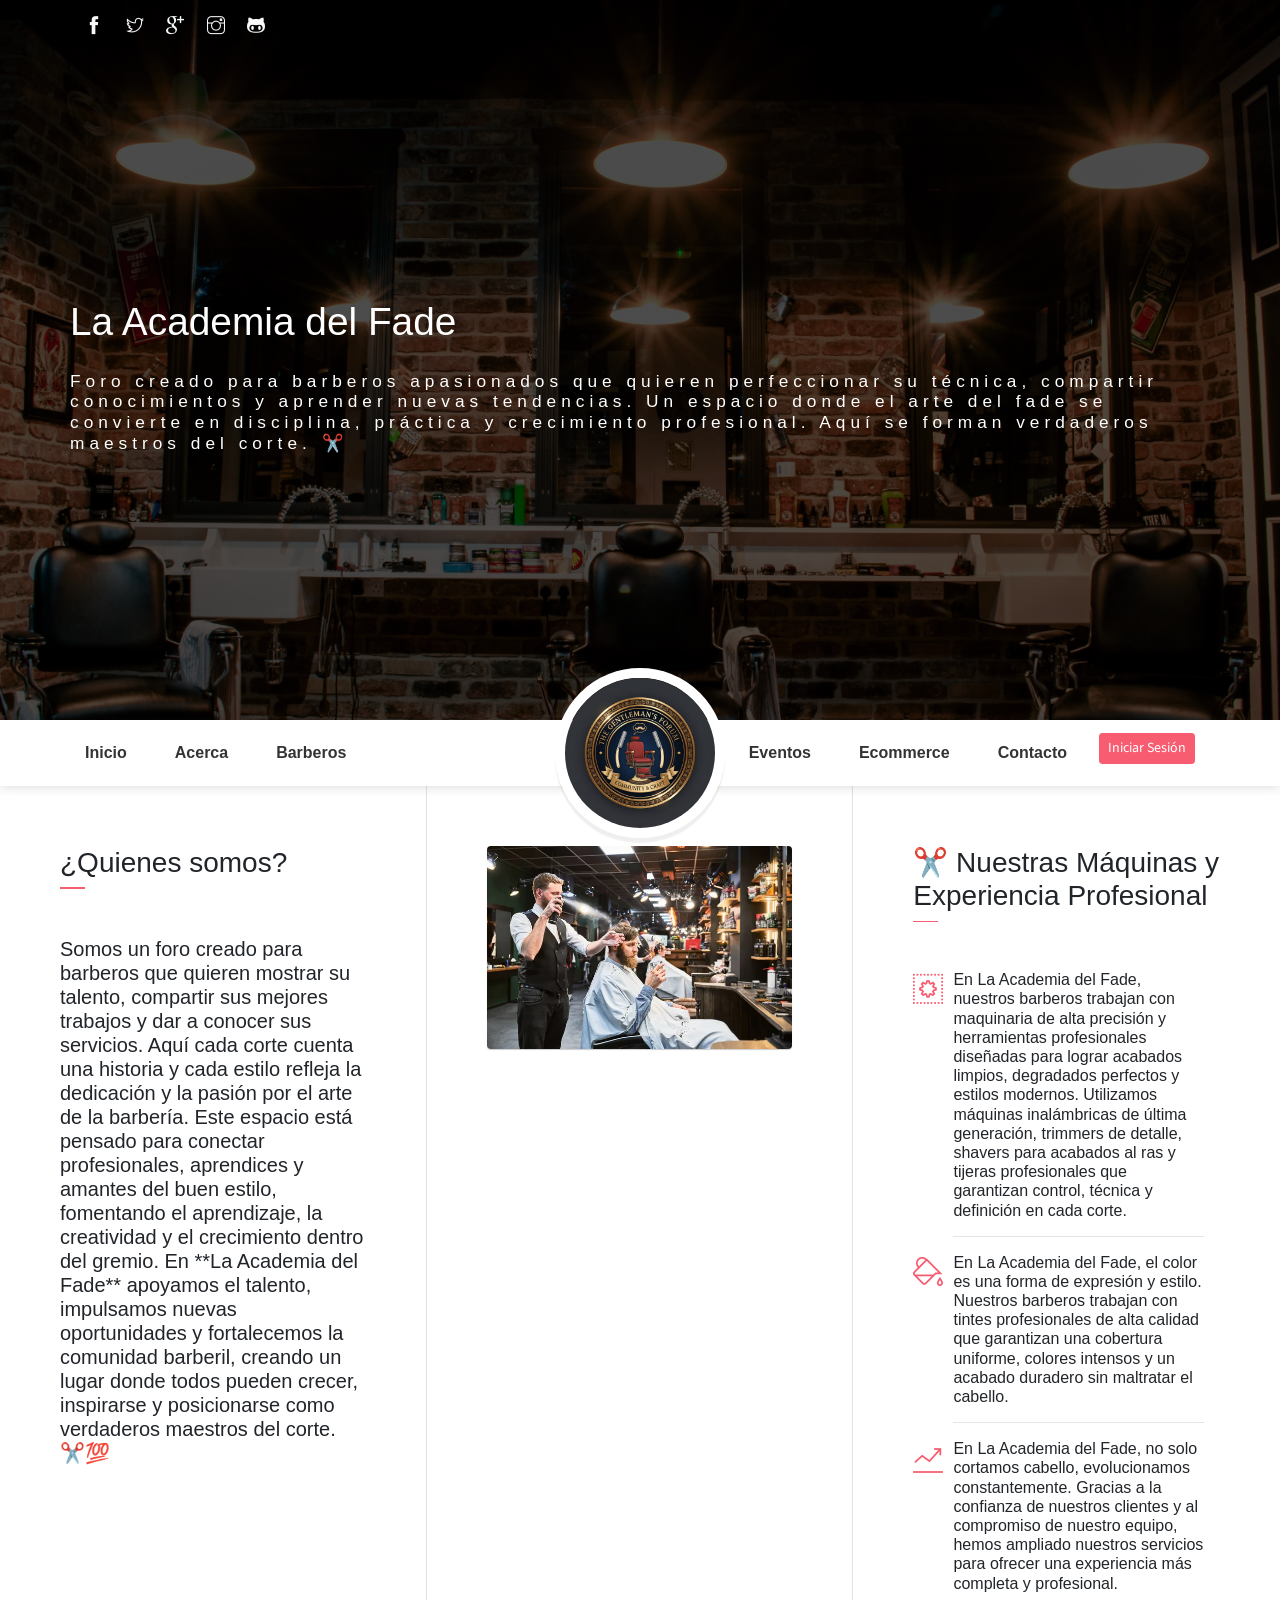
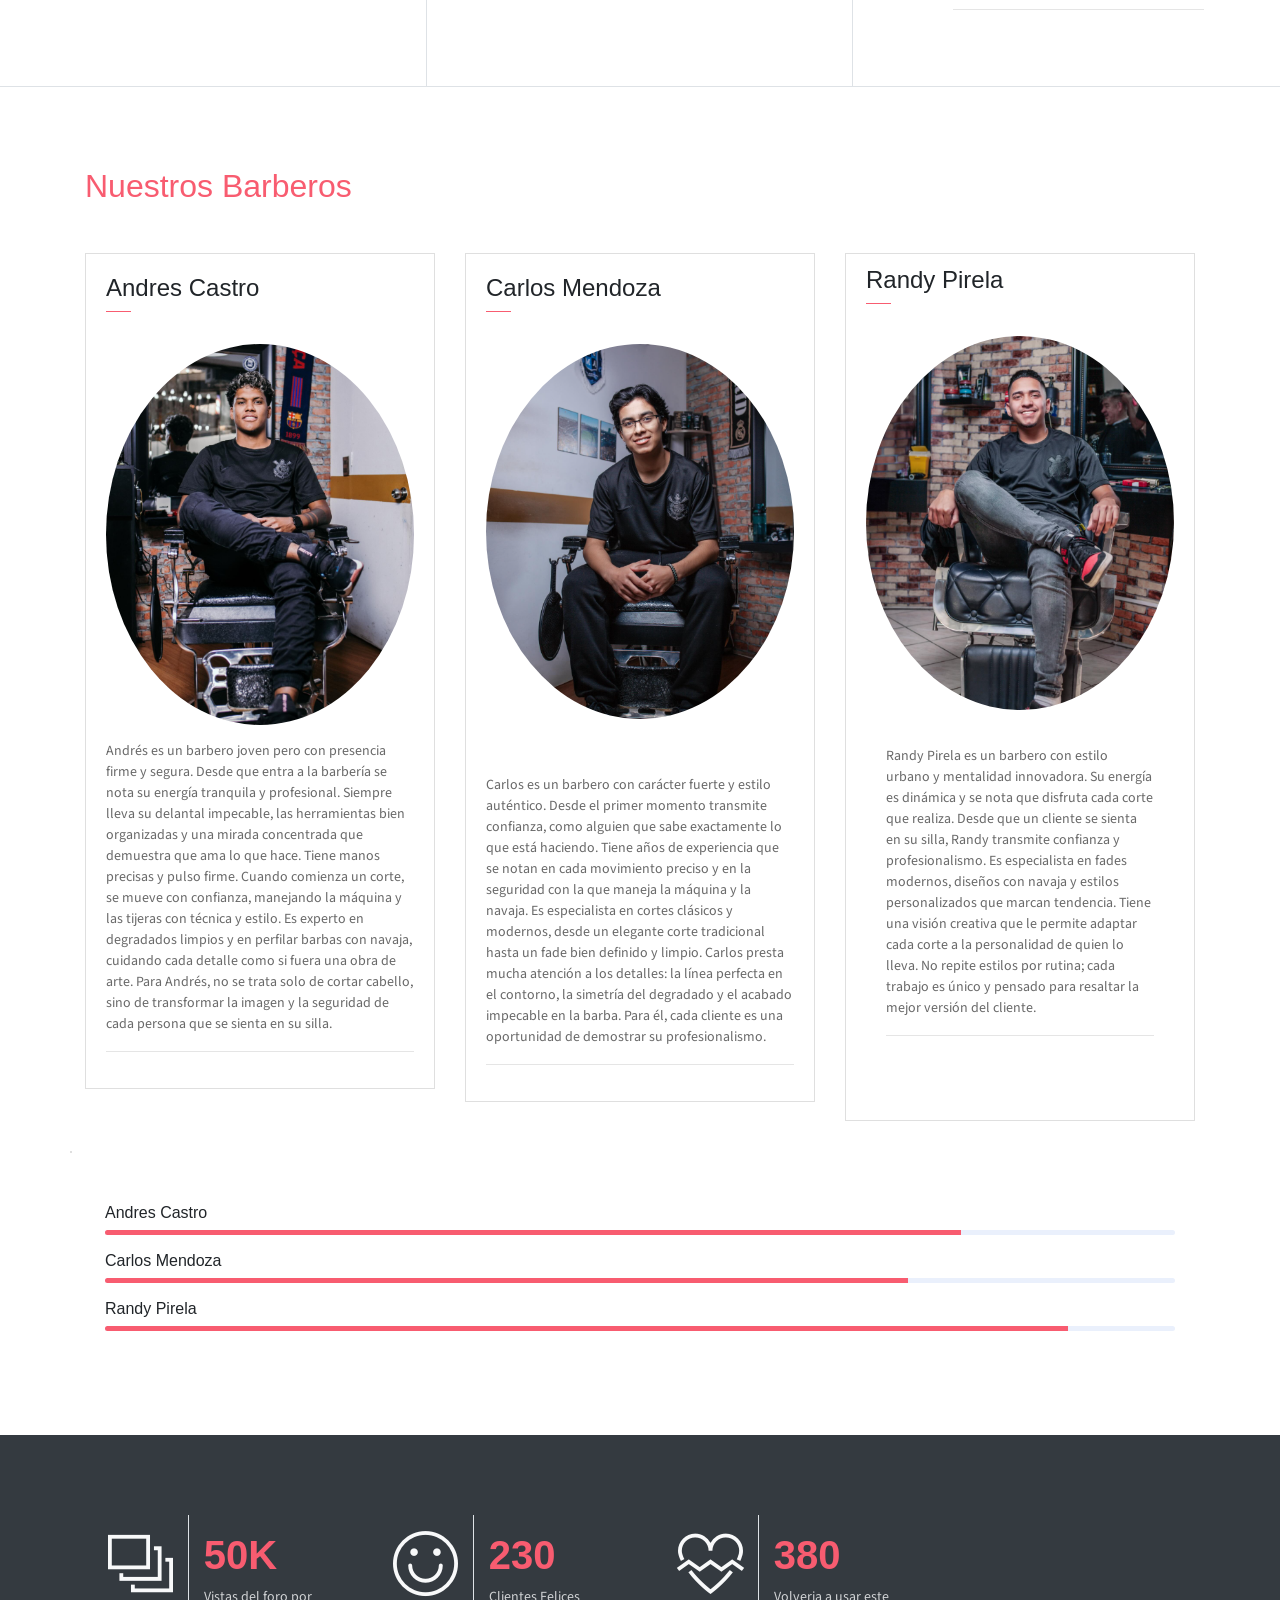
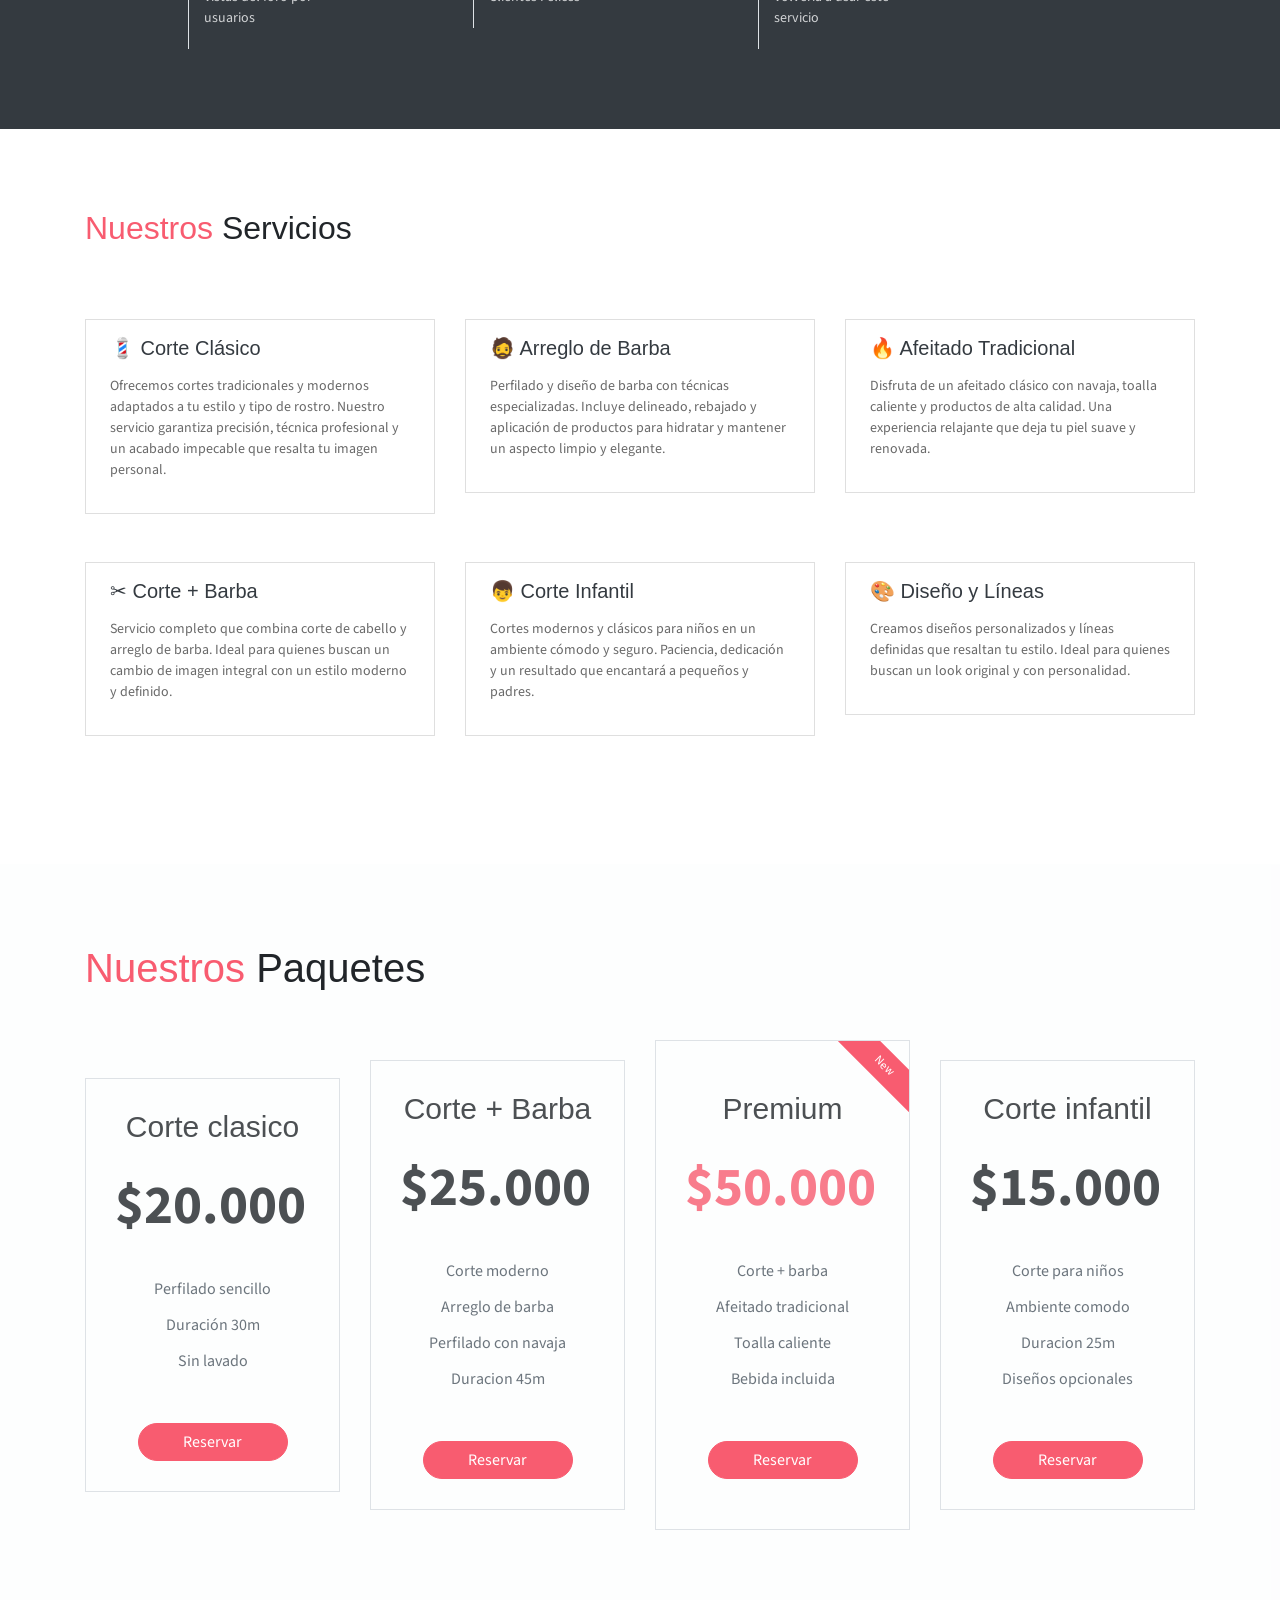
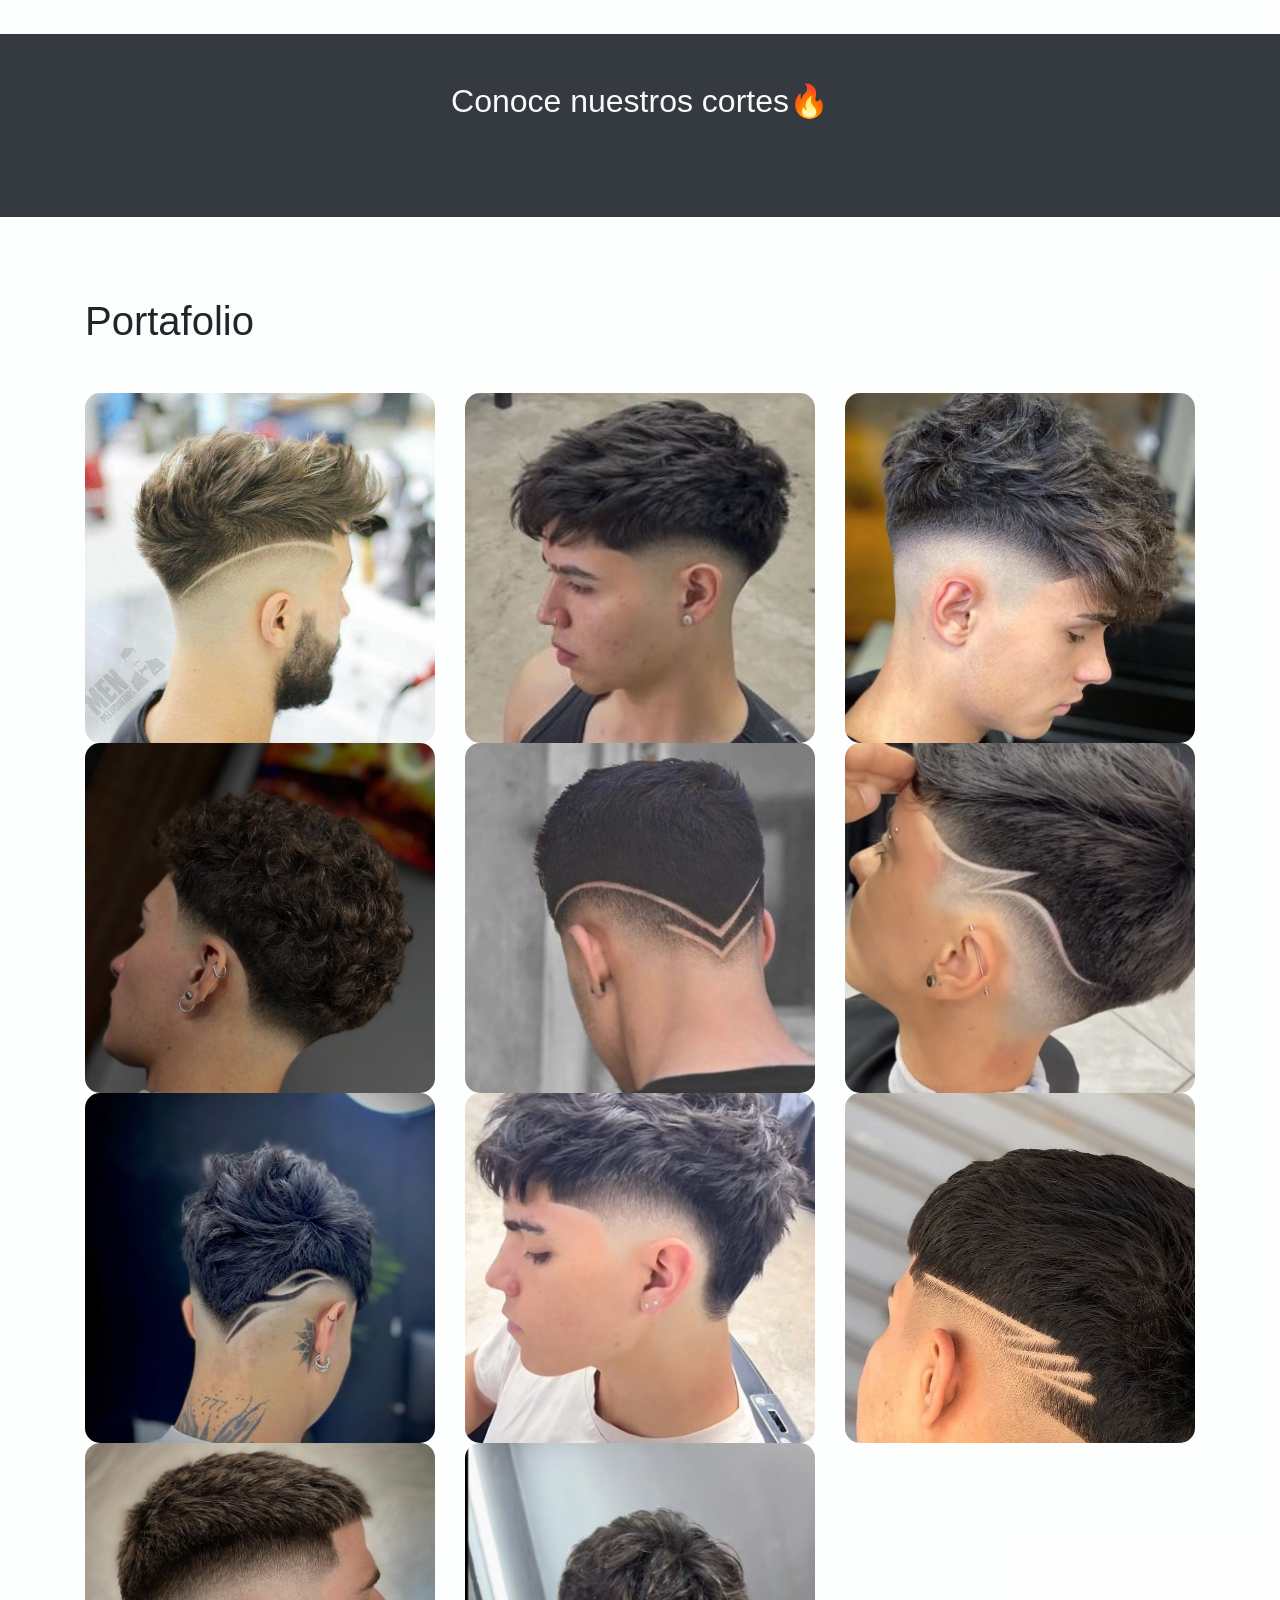
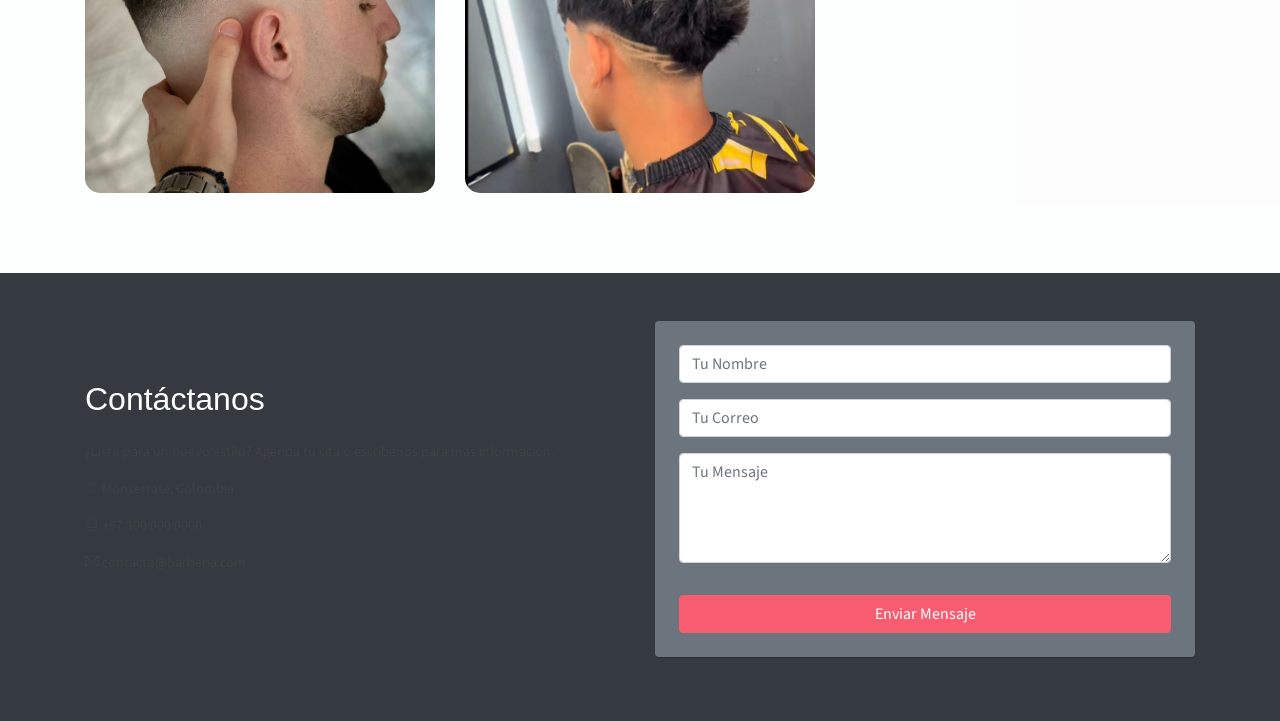
<file: index.html>
<!-- SCRIPT LOGIN -->
<script>

var sesion = localStorage.getItem("sesionActiva");
var usuario = JSON.parse(localStorage.getItem("usuario"));

if(sesion && usuario){

document.getElementById("nombreUsuario").innerText = usuario.nombre;

if(usuario.foto){

document.getElementById("fotoUsuario").src = usuario.foto;

}else{

document.getElementById("fotoUsuario").src = "assets/imgs/avatar.jpg";

}

}else{

document.getElementById("usuarioLogeado").style.display="none";

}


function cerrarSesion(){

localStorage.removeItem("sesionActiva");
localStorage.removeItem("usuario");
localStorage.removeItem("tipoUsuario");

window.location.href = "login.html";

}

</script>


</body>
</html>
	<meta charset="utf-8">
    <meta name="viewport" content="width=device-width, initial-scale=1, shrink-to-fit=no">
    <meta name="description" content="Start your development with JohnDoe landing page.">
    <meta name="author" content="Devcrud">
    <title>JohnDoe Landing page | Free Bootstrap 4.3.x landing page</title>
    <!-- font icons -->
    <link rel="stylesheet" href="assets/vendors/themify-icons/css/themify-icons.css">
    <!-- Bootstrap + JohnDoe main styles -->
    <link rel="stylesheet" href="assets/css/johndoe.css">
</head>

<body data-spy="scroll" data-target=".navbar" data-offset="40" id="home">
    <a href="components.html" class="btn btn-primary btn-component" data-spy="affix" data-offset-top="600"><i
            class="ti-shift-left-alt"></i> Components</a>
    <header class="header">
        <div class="container">
            <ul class="social-icons pt-3">
                <li class="social-item"><a class="social-link text-light" href="#"><i class="ti-facebook"
                            aria-hidden="true"></i></a></li>
                <li class="social-item"><a class="social-link text-light" href="#"><i class="ti-twitter"
                            aria-hidden="true"></i></a></li>
                <li class="social-item"><a class="social-link text-light" href="#"><i class="ti-google"
                            aria-hidden="true"></i></a></li>
                <li class="social-item"><a class="social-link text-light" href="#"><i class="ti-instagram"
                            aria-hidden="true"></i></a></li>
                <li class="social-item"><a class="social-link text-light" href="#"><i class="ti-github"
                            aria-hidden="true"></i></a></li>
            </ul>
            <div class="header-content">
                <h4 class="header-subtitle">La Academia del Fade</h4>
                <h1 class="header-title"></h1>
                <h6 class="header-mono">Foro creado para barberos apasionados que quieren perfeccionar su técnica,
                    compartir conocimientos y aprender nuevas tendencias. Un espacio donde el arte del fade se convierte
                    en disciplina, práctica y crecimiento profesional. Aquí se forman verdaderos maestros del corte. ✂️
                </h6>
            </div>
        </div>
    </header>
    <nav class="navbar sticky-top navbar-expand-lg navbar-light bg-white" data-spy="affix" data-offset-top="510">
        <div class="container">
            <button class="navbar-toggler ml-auto" type="button" data-toggle="collapse"
                data-target="#navbarSupportedContent" aria-controls="navbarSupportedContent" aria-expanded="false"
                aria-label="Toggle navigation">
                <span class="navbar-toggler-icon"></span>
            </button>
            <div class="collapse mt-sm-20 navbar-collapse" id="navbarSupportedContent">
                <ul class="navbar-nav mr-auto">
                    <li class="nav-item">
                        <a href="#home" class="nav-link">Inicio</a>
                    </li>
                    <li class="nav-item">
                        <a href="#about" class="nav-link">Acerca</a>
                    </li>
                    <li class="nav-item">
                        <a href="#resume" class="nav-link">Barberos</a>
                    </li>
                </ul>
                <ul class="navbar-nav brand">
                    <img src="assets/imgs/avatar.jpg" alt="" class="brand-img">
                    <li class="brand-txt">
                        <h5 class="brand-title">Barber Fade</h5>
                        <div class="brand-subtitle"></div>
                    </li>
                </ul>
                <ul class="navbar-nav ml-auto">
                    <li class="nav-item">
                    </li>
                    <li class="nav-item">
                        <a href="#portfolio" class="nav-link">Portafolio</a>
                    </li>
                    <li class="nav-item">
                        <a href="eventos.html" class="nav-link">Eventos</a>
                    </li>
                    <li class="nav-item">
                        <a href="ecommerce.html" class="nav-link">Ecommerce</a>
                    </li>
                    <li class="nav-item last-item">
                        <a href="#contact" class="nav-link">Contacto</a>
                    </li>
                    <li class="nav-item ml-2">
                        <a href="login.html" class="btn btn-danger btn-sm">
                            Iniciar Sesión
                        </a>
                    </li>
                </ul>
            </div>
        </div>
    </nav>
    <div class="container-fluid">
        <div id="about" class="row about-section">
            <div class="col-lg-4 about-card">
                <h3 class="font-weight-light">¿Quienes somos?</h3>
                <span class="line mb-5"></span>
                <h5 class="mb-3">

                    Somos un foro creado para barberos que quieren mostrar su talento, compartir sus mejores trabajos y
                    dar a conocer sus servicios. Aquí cada corte cuenta una historia y cada estilo refleja la dedicación
                    y la pasión por el arte de la barbería.

                    Este espacio está pensado para conectar profesionales, aprendices y amantes del buen estilo,
                    fomentando el aprendizaje, la creatividad y el crecimiento dentro del gremio. En **La Academia del
                    Fade** apoyamos el talento, impulsamos nuevas oportunidades y fortalecemos la comunidad barberil,
                    creando un lugar donde todos pueden crecer, inspirarse y posicionarse como verdaderos maestros del
                    corte. ✂️💯
                </h5>
                <p class="mt-20"></p>
            </div>
            <div class="col-lg-4 about-card">
                <div class="text-center">
                    <img src="assets/imgs/barberbuena.jpg" alt="Barbero profesional" class="img-fluid rounded shadow">

                    </ul>
                    <ul class="social-icons pt-3">
                </div>

                </ul>
            </div>
            <div class="col-lg-4 about-card">
                <h3 class="font-weight-light">✂️ Nuestras Máquinas y Experiencia Profesional</h3>
                <span class="line mb-5"></span>
                <div class="row">
                    <div class="col-1 text-danger pt-1"><i class="ti-widget icon-lg"></i></div>
                    <div class="col-10 ml-auto mr-3">
                        <h6>En La Academia del Fade, nuestros barberos trabajan con maquinaria de alta precisión y
                            herramientas profesionales diseñadas para lograr acabados limpios, degradados perfectos y
                            estilos modernos. Utilizamos máquinas inalámbricas de última generación, trimmers de
                            detalle, shavers para acabados al ras y tijeras profesionales que garantizan control,
                            técnica y definición en cada corte.</h6>
                        <p class="subtitle"></p>
                        <hr>
                    </div>
                </div>
                <div class="row">
                    <div class="col-1 text-danger pt-1"><i class="ti-paint-bucket icon-lg"></i></div>
                    <div class="col-10 ml-auto mr-3">
                        <h6>En La Academia del Fade, el color es una forma de expresión y estilo. Nuestros barberos
                            trabajan con tintes profesionales de alta calidad que garantizan una cobertura uniforme,
                            colores intensos y un acabado duradero sin maltratar el cabello.</h6>
                        <p class="subtitle"></p>
                        <hr>
                    </div>
                </div>
                <div class="row">
                    <div class="col-1 text-danger pt-1"><i class="ti-stats-up icon-lg"></i></div>
                    <div class="col-10 ml-auto mr-3">
                        <h6>En La Academia del Fade, no solo cortamos cabello, evolucionamos constantemente. Gracias a
                            la confianza de nuestros clientes y al compromiso de nuestro equipo, hemos ampliado nuestros
                            servicios para ofrecer una experiencia más completa y profesional.</h6>
                        <p class="subtitle"></p>
                        <hr>
                    </div>
                </div>
            </div>
        </div>
    </div>

    <!--Resume Section-->
    <section class="section" id="resume">
        <div class="container">
            <h2 class="mb-5"><span class="text-danger">Nuestros Barberos</span></h2>
            <div class="row">
                <div class="col-md-6 col-lg-4">
                    <div class="card">
                        <div class="card-header">
                            <div class="mt-2">
                                <h4>Andres Castro</h4>
                                <span class="line"></span>
                            </div>
                        </div>
                        <div class="card-body">
                            <img src="assets/imgs/andres.png" weight="200px" height="200px"
                                class="img-fluid rounded-circle mb-3" <hr>
                            <P>Andrés es un barbero joven pero con presencia firme y segura. Desde que entra a la
                                barbería se nota su energía tranquila y profesional. Siempre lleva su delantal
                                impecable, las herramientas bien organizadas y una mirada concentrada que demuestra que
                                ama lo que hace.

                                Tiene manos precisas y pulso firme. Cuando comienza un corte, se mueve con confianza,
                                manejando la máquina y las tijeras con técnica y estilo. Es experto en degradados
                                limpios y en perfilar barbas con navaja, cuidando cada detalle como si fuera una obra de
                                arte. Para Andrés, no se trata solo de cortar cabello, sino de transformar la imagen y
                                la seguridad de cada persona que se sienta en su silla.</P>
                            <hr>

                        </div>
                    </div>
                </div>
                <div class="col-md-6 col-lg-4">
                    <div class="card">
                        <div class="card-header">
                            <div class="mt-2">
                                <h4>Carlos Mendoza</h4>
                                <span class="line"></span>
                            </div>
                        </div>
                        <div class="card-body">
                            <img src="assets/imgs/carlos.png" weight="200px" height="200px"
                                class="img-fluid rounded-circle mb-3" </div>
                        </div>
                        <div class="card-body">
                            <P>Carlos es un barbero con carácter fuerte y estilo auténtico. Desde el primer momento
                                transmite confianza, como alguien que sabe exactamente lo que está haciendo. Tiene años
                                de experiencia que se notan en cada movimiento preciso y en la seguridad con la que
                                maneja la máquina y la navaja.

                                Es especialista en cortes clásicos y modernos, desde un elegante corte tradicional hasta
                                un fade bien definido y limpio. Carlos presta mucha atención a los detalles: la línea
                                perfecta en el contorno, la simetría del degradado y el acabado impecable en la barba.
                                Para él, cada cliente es una oportunidad de demostrar su profesionalismo.</P>
                            <hr>


                        </div>
                    </div>
                </div>
                <div class="col-lg-4">
                    <div class="card">
                        <div class="card-header">
                            <div class="pull-left">
                                <h4>Randy Pirela</h4>
                                <span class="line"></span>
                            </div>
                        </div>
                        <div class="card-body">
                            <img src="assets/imgs/randy.png" weight="200px" height="200px"
                                class="img-fluid rounded-circle mb-3" </div>
                            <div class="card-body">
                                <P>Randy Pirela es un barbero con estilo urbano y mentalidad innovadora. Su energía es
                                    dinámica y se nota que disfruta cada corte que realiza. Desde que un cliente se
                                    sienta en su silla, Randy transmite confianza y profesionalismo.

                                    Es especialista en fades modernos, diseños con navaja y estilos personalizados que
                                    marcan tendencia. Tiene una visión creativa que le permite adaptar cada corte a la
                                    personalidad de quien lo lleva. No repite estilos por rutina; cada trabajo es único
                                    y pensado para resaltar la mejor versión del cliente.</P>

                                <hr>
                            </div>
                        </div>
                        <div class="card-body pb-2">

                        </div>
                    </div>
                </div>
                <div class="card">

                </div>
            </div>
            <div class="card-body pb-2">
                <h6>Andres Castro</h6>
                <div class="progress mb-3">
                    <div class="progress-bar bg-danger" role="progressbar" style="width: 80%" aria-valuenow="25"
                        aria-valuemin="0" aria-valuemax="100"></div>
                </div>
                <h6>Carlos Mendoza
                </h6>
                <div class="progress mb-3">
                    <div class="progress-bar bg-danger" role="progressbar" style="width: 75%" aria-valuenow="25"
                        aria-valuemin="0" aria-valuemax="100"></div>
                </div>
                <h6>Randy Pirela
                </h6>
                <div class="progress mb-3">
                    <div class="progress-bar bg-danger" role="progressbar" style="width: 90%" aria-valuenow="50"
                        aria-valuemin="0" aria-valuemax="100"></div>
                </div>
            </div>
        </div>
        </div>
        </div>
        </div>
    </section>

    <section class="section bg-dark text-center">
        <div class="container">
            <div class="row text-center">

                <div class="col-md-6 col-lg-3">
                    <div class="row">
                        <div class="col-5 text-right text-light border-right py-3">
                            <div class="m-auto"><i class="ti-layers-alt icon-xl"></i></div>
                        </div>
                        <div class="col-7 text-left py-3">
                            <h1 class="text-danger font-weight-bold font40">50K</h1>
                            <p class="text-light mb-1">Vistas del foro por usuarios</p>
                        </div>
                    </div>
                </div>
                <div class="col-md-6 col-lg-3">
                    <div class="row">
                        <div class="col-5 text-right text-light border-right py-3">
                            <div class="m-auto"><i class="ti-face-smile icon-xl"></i></div>
                        </div>
                        <div class="col-7 text-left py-3">
                            <h1 class="text-danger font-weight-bold font40">230</h1>
                            <p class="text-light mb-1">Clientes Felices</p>
                        </div>
                    </div>
                </div>
                <div class="col-md-6 col-lg-3">
                    <div class="row">
                        <div class="col-5 text-right text-light border-right py-3">
                            <div class="m-auto"><i class="ti-heart-broken icon-xl"></i></div>
                        </div>
                        <div class="col-7 text-left py-3">
                            <h1 class="text-danger font-weight-bold font40">380</h1>
                            <p class="text-light mb-1">Volveria a usar este servicio</p>
                        </div>
                    </div>
                </div>
            </div>
        </div>
    </section>

    <section class="section" id="service">
        <div class="container">
            <h2 class="mb-5 pb-4"><span class="text-danger">Nuestros</span> Servicios</h2>
            <div class="row">
                <div class="col-md-4 col-sm-6">
                    <div class="card mb-5">

                        <div class="card-body px-4 py-3">
                            <h5 class="mb-3 card-title text-dark">💈 Corte Clásico</h5>
                            <P class="subtitle">Ofrecemos cortes tradicionales y modernos adaptados a tu estilo y tipo
                                de rostro. Nuestro servicio garantiza precisión, técnica profesional y un acabado
                                impecable que resalta tu imagen personal.
                        </div>
                    </div>
                </div>
                <div class="col-md-4 col-sm-6">
                    <div class="card mb-5">

                        <div class="card-body px-4 py-3">
                            <h5 class="mb-3 card-title text-dark">🧔 Arreglo de Barba</h5>
                            <P class="subtitle">Perfilado y diseño de barba con técnicas especializadas. Incluye
                                delineado, rebajado y aplicación de productos para hidratar y mantener un aspecto limpio
                                y elegante.</P>
                        </div>
                    </div>
                </div>
                <div class="col-md-4 col-sm-6">
                    <div class="card mb-5">

                        <div class="card-body px-4 py-3">
                            <h5 class="mb-3 card-title text-dark">🔥 Afeitado Tradicional</h5>
                            <P class="subtitle">Disfruta de un afeitado clásico con navaja, toalla caliente y productos
                                de alta calidad. Una experiencia relajante que deja tu piel suave y renovada.</P>
                        </div>
                    </div>
                </div>
                <div class="col-md-4 col-sm-6">
                    <div class="card mb-5">

                        <div class="card-body px-4 py-3">
                            <h5 class="mb-3 card-title text-dark">✂ Corte + Barba</h5>
                            <P class="subtitle">Servicio completo que combina corte de cabello y arreglo de barba. Ideal
                                para quienes buscan un cambio de imagen integral con un estilo moderno y definido.</P>
                        </div>
                    </div>
                </div>
                <div class="col-md-4 col-sm-6">
                    <div class="card mb-5">

                        <div class="card-body px-4 py-3">
                            <h5 class="mb-3 card-title text-dark">👦 Corte Infantil</h5>
                            <P class="subtitle">Cortes modernos y clásicos para niños en un ambiente cómodo y seguro.
                                Paciencia, dedicación y un resultado que encantará a pequeños y padres.</P>
                        </div>
                    </div>
                </div>
                <div class="col-md-4 col-sm-6">
                    <div class="card mb-5">

                        <div class="card-body px-4 py-3">
                            <h5 class="mb-3 card-title text-dark">🎨 Diseño y Líneas</h5>
                            <P class="subtitle">Creamos diseños personalizados y líneas definidas que resaltan tu
                                estilo. Ideal para quienes buscan un look original y con personalidad.</P>
                        </div>
                    </div>
                </div>
            </div>
        </div>
    </section>

    <section class="section bg-custom-gray" id="price">
        <div class="container">
            <h1 class="mb-5"><span class="text-danger">Nuestros</span> Paquetes</h1>
            <div class="row align-items-center">
                <div class="col-md-6 col-lg-3">
                    <div class="price-card text-center mb-4">
                        <h3 class="price-card-title">Corte clasico</h3>
                        <div class="price-card-cost">

                            <span class="num">$20.000</span>

                        </div>
                        <ul class="list">
                            <li class="list-item"> <span class="text-muted">Perfilado sencillo</span></li>
                            <li class="list-item"> <span class="text-muted">Duración 30m</span></li>
                            <li class="list-item"><span class="text-muted">Sin lavado</span></li>

                        </ul>
                        <button class="btn btn-primary btn-rounded w-lg">Reservar</button>
                    </div>
                </div>
                <div class="col-md-6 col-lg-3">
                    <div class="price-card text-center mb-4">
                        <h3 class="price-card-title">Corte + Barba</h3>
                        <div class="price-card-cost">

                            <span class="num">$25.000</span>

                        </div>
                        <ul class="list">
                            <li class="list-item"> <span class="text-muted">Corte moderno</span></li>
                            <li class="list-item"> <span class="text-muted">Arreglo de barba</span></li>
                            <li class="list-item"><span class="text-muted">Perfilado con navaja</span></li>
                            <li class="list-item"> <span class="text-muted">Duracion 45m</span></li>
                        </ul>
                        <button class="btn btn-primary btn-rounded w-lg">Reservar</button>
                    </div>
                </div>
                <div class="col-md-6 col-lg-3">
                    <div class="price-card text-center price-card-requried mb-4">
                        <h3 class="price-card-title">Premium</h3>
                        <div class="price-card-cost">
                            <span class="num">$50.000</span>
                        </div>
                        <ul class="list">
                            <li class="list-item"> <span class="text-muted">Corte + barba</span></li>
                            <li class="list-item"> <span class="text-muted">Afeitado tradicional</span></li>
                            <li class="list-item"><span class="text-muted">Toalla caliente</span></li>
                            <li class="list-item"><span class="text-muted">Bebida incluida</span></li>
                        </ul>
                        <button class="btn btn-primary btn-rounded w-lg">Reservar</button>
                    </div>
                </div>
                <div class="col-md-6 col-lg-3">
                    <div class="price-card text-center mb-4">
                        <h3 class="price-card-title">Corte infantil</h3>
                        <div class="price-card-cost">
                            <span class="num">$15.000</span>
                        </div>
                        <ul class="list">
                            <li class="list-item"> <span class="text-muted">Corte para niños</span></li>
                            <li class="list-item"> <span class="text-muted">Ambiente comodo</span></li>
                            <li class="list-item"><span class="text-muted"> Duracion 25m</span></li>
                            <li class="list-item"><span class="text-muted">Diseños opcionales</span></li>
                        </ul>
                        <button class="btn btn-primary btn-rounded w-lg">Reservar</button>
                    </div>
                </div>
            </div>
        </div>
    </section>
    <section class="section bg-dark py-5">
        <div class="container text-center">

            <h2 class="text-light mb-5 font-weight-normal">Conoce nuestros cortes🔥</h2>

        </div>
    </section>

    <!-- Portfolio Section -->

    <section class="section bg-custom-gray" id="portfolio">
        <div class="container">
            <h1 class="mb-5 text-start">Portafolio</h1>

            <div class="row g-4 justify-content-start">

                <!-- ITEM -->
                <div class="col-md-6 col-lg-4">
                    <div class="portfolio-item">
                        <img src="assets/imgs/corte1.jpg" class="img-fluid imagen-click" alt="" data-bs-toggle="modal"
                            data-bs-target="#imagenModal">

                        <div class="content-holder">
                            <div class="text-holder">
                                <h6 class="title"></h6>
                                <p class="subtitle"></p>
                            </div>
                        </div>
                    </div>
                </div>


                <!-- ITEM -->
                <div class="col-md-6 col-lg-4">
                    <div class="portfolio-item">
                        <img src="assets/imgs/web-4.jpg" class="img-fluid" alt="">
                        <div class="content-holder">
                            <div class="text-holder">
                                <h6 class="title"></h6>
                                <p class="subtitle"></p>
                            </div>
                        </div>
                    </div>
                </div>

                <!-- ITEM -->
                <div class="col-md-6 col-lg-4">
                    <div class="portfolio-item">
                        <img src="assets/imgs/advertising-1.jpg" class="img-fluid" alt="">
                        <div class="content-holder">
                            <div class="text-holder">
                                <h6 class="title">ADVERTISING</h6>
                                <p class="subtitle">Descripción del proyecto</p>
                            </div>
                        </div>
                    </div>
                </div>

                <!-- ITEM -->
                <div class="col-md-6 col-lg-4">
                    <div class="portfolio-item">
                        <img src="assets/imgs/web-3.jpg" class="img-fluid" alt="">
                        <div class="content-holder">
                            <div class="text-holder">
                                <h6 class="title">WEB</h6>
                                <p class="subtitle">Descripción del proyecto</p>
                            </div>
                        </div>
                    </div>
                </div>

                <!-- ITEM -->
                <div class="col-md-6 col-lg-4">
                    <div class="portfolio-item">
                        <img src="assets/imgs/advertising-3.jpg" class="img-fluid" alt="">
                        <div class="content-holder">
                            <div class="text-holder">
                                <h6 class="title">ADVERTISING</h6>
                                <p class="subtitle">Descripción del proyecto</p>
                            </div>
                        </div>
                    </div>
                </div>

                <!-- ITEM -->
                <div class="col-md-6 col-lg-4">
                    <div class="portfolio-item">
                        <img src="assets/imgs/advertising-4.jpg" class="img-fluid" alt="">
                        <div class="content-holder">
                            <div class="text-holder">
                                <h6 class="title">ADVERTISING</h6>
                                <p class="subtitle">Descripción del proyecto</p>
                            </div>
                        </div>
                    </div>
                </div>

                <!-- BRANDING ITEMS -->
                <div class="col-md-6 col-lg-4">
                    <div class="portfolio-item">
                        <img src="assets/imgs/branding-1.jpg" class="img-fluid" alt="">
                        <div class="content-holder">
                            <div class="text-holder">
                                <h6 class="title">BRANDING</h6>
                                <p class="subtitle">Descripción del proyecto</p>
                            </div>
                        </div>
                    </div>
                </div>

                <div class="col-md-6 col-lg-4">
                    <div class="portfolio-item">
                        <img src="assets/imgs/branding-2.jpg" class="img-fluid" alt="">
                        <div class="content-holder">
                            <div class="text-holder">
                                <h6 class="title">BRANDING</h6>
                                <p class="subtitle">Descripción del proyecto</p>
                            </div>
                        </div>
                    </div>
                </div>

                <div class="col-md-6 col-lg-4">
                    <div class="portfolio-item">
                        <img src="assets/imgs/branding-3.jpg" class="img-fluid" alt="">
                        <div class="content-holder">
                            <div class="text-holder">
                                <h6 class="title">BRANDING</h6>
                                <p class="subtitle">Descripción del proyecto</p>
                            </div>
                        </div>
                    </div>
                </div>

                <div class="col-md-6 col-lg-4">
                    <div class="portfolio-item">
                        <img src="assets/imgs/branding-4.jpg" class="img-fluid" alt="">
                        <div class="content-holder">
                            <div class="text-holder">
                                <h6 class="title">BRANDING</h6>
                                <p class="subtitle">Descripción del proyecto</p>
                            </div>
                        </div>
                    </div>
                </div>

                <div class="col-md-6 col-lg-4">
                    <div class="portfolio-item">
                        <img src="assets/imgs/branding-5.jpg" class="img-fluid" alt="">
                        <div class="content-holder">
                            <div class="text-holder">
                                <h6 class="title">BRANDING</h6>
                                <p class="subtitle">Descripción del proyecto</p>
                            </div>
                        </div>
                    </div>
                </div>

            </div>
        </div>
    </section>

    <!-- Contact Section Mejorado -->
    <section id="contact" class="section bg-dark text-white py-5">
        <div class="container">
            <div class="row align-items-center">

                <!-- Info lado izquierdo -->
                <div class="col-md-6 mb-4 text-white">
                    <h2 class="mb-4">Contáctanos</h2>
                    <p>¿Listo para un nuevo estilo? Agenda tu cita o escríbenos para más información.</p>

                    <p><i class="ti-location-pin"></i> Monserrate, Colombia</p>
                    <p><i class="ti-mobile"></i> +57 300 000 0000</p>
                    <p><i class="ti-email"></i> contacto@barberia.com</p>
                </div>

                <!-- Formulario lado derecho -->
                <div class="col-md-6">
                    <form class="p-4 bg-secondary rounded shadow">
                        <div class="form-group">
                            <input type="text" class="form-control" placeholder="Tu Nombre">
                        </div>
                        <div class="form-group mt-3">
                            <input type="email" class="form-control" placeholder="Tu Correo">
                        </div>
                        <div class="form-group mt-3">
                            <textarea class="form-control" rows="4" placeholder="Tu Mensaje"></textarea>
                        </div>
                        <button type="submit" class="btn btn-danger mt-3 w-100">
                            Enviar Mensaje
                        </button>
                    </form>
                </div>

            </div>
        </div>
    </section>
</file>
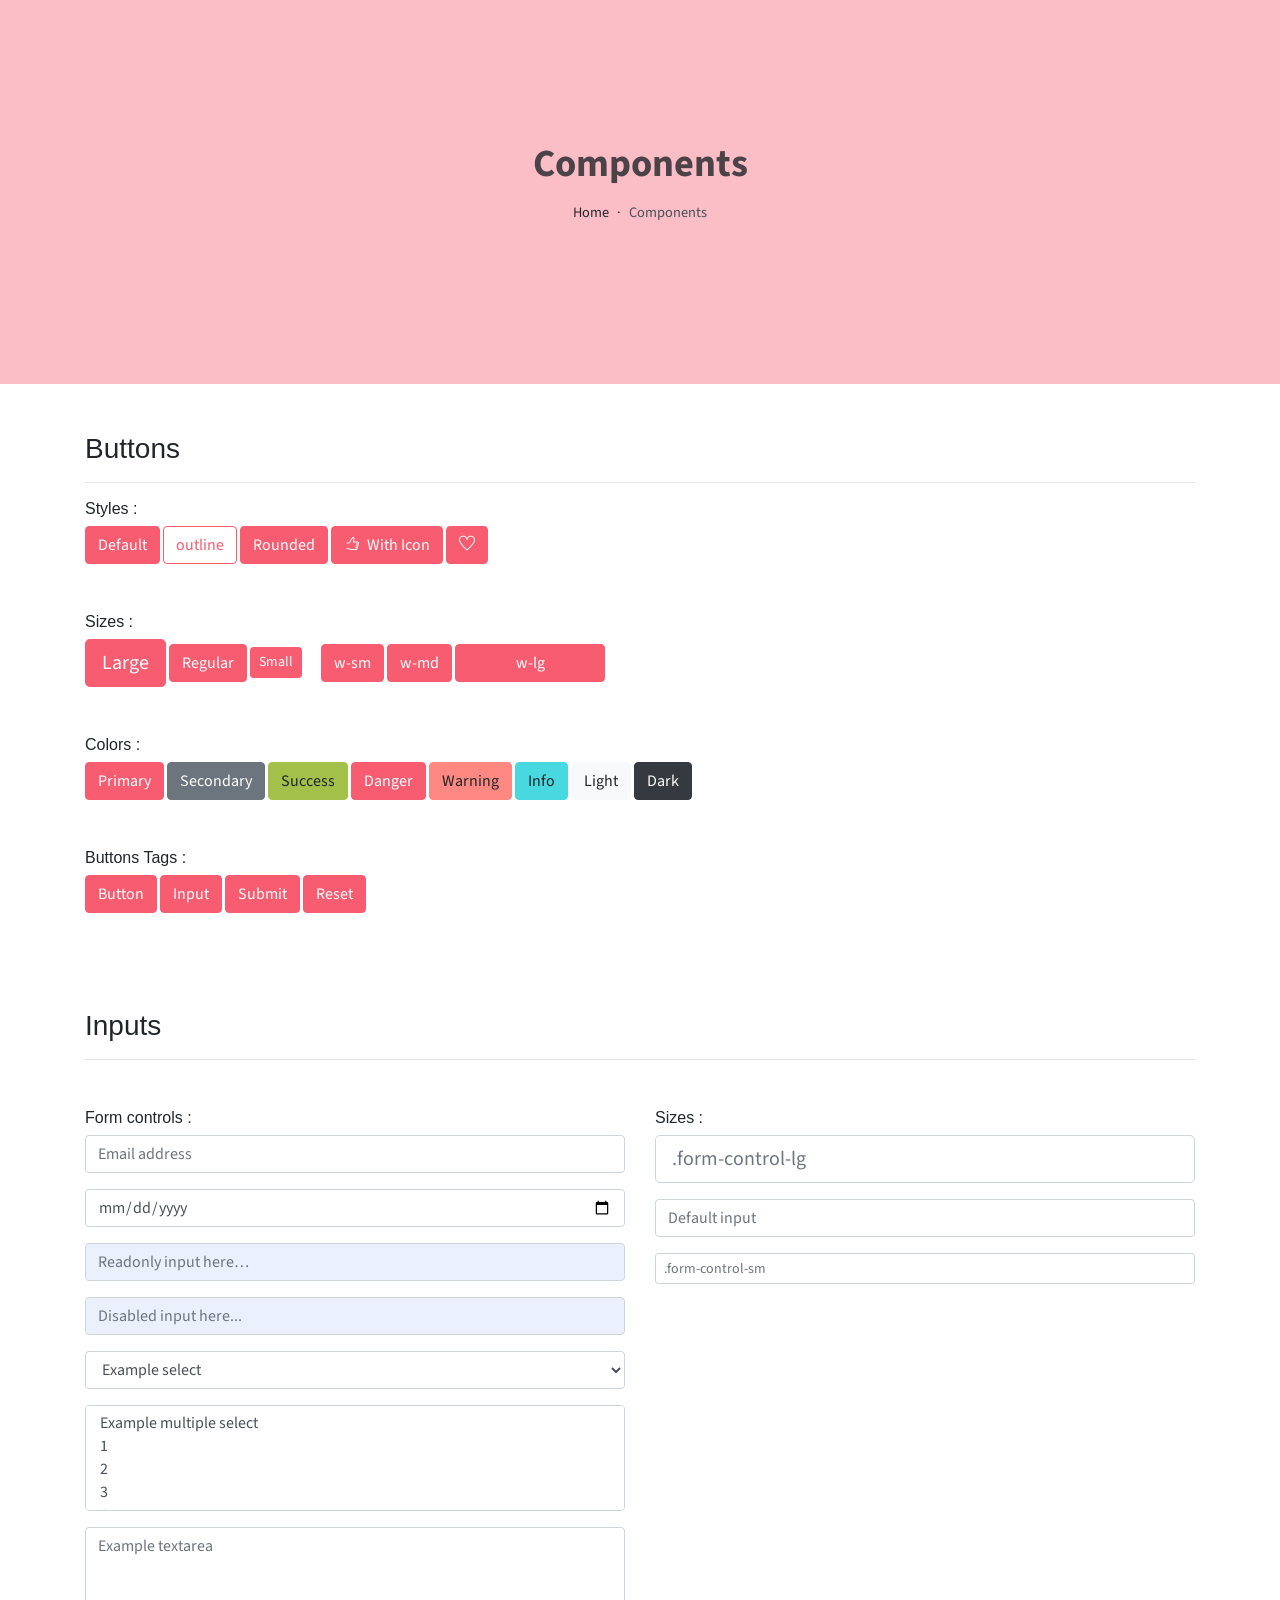
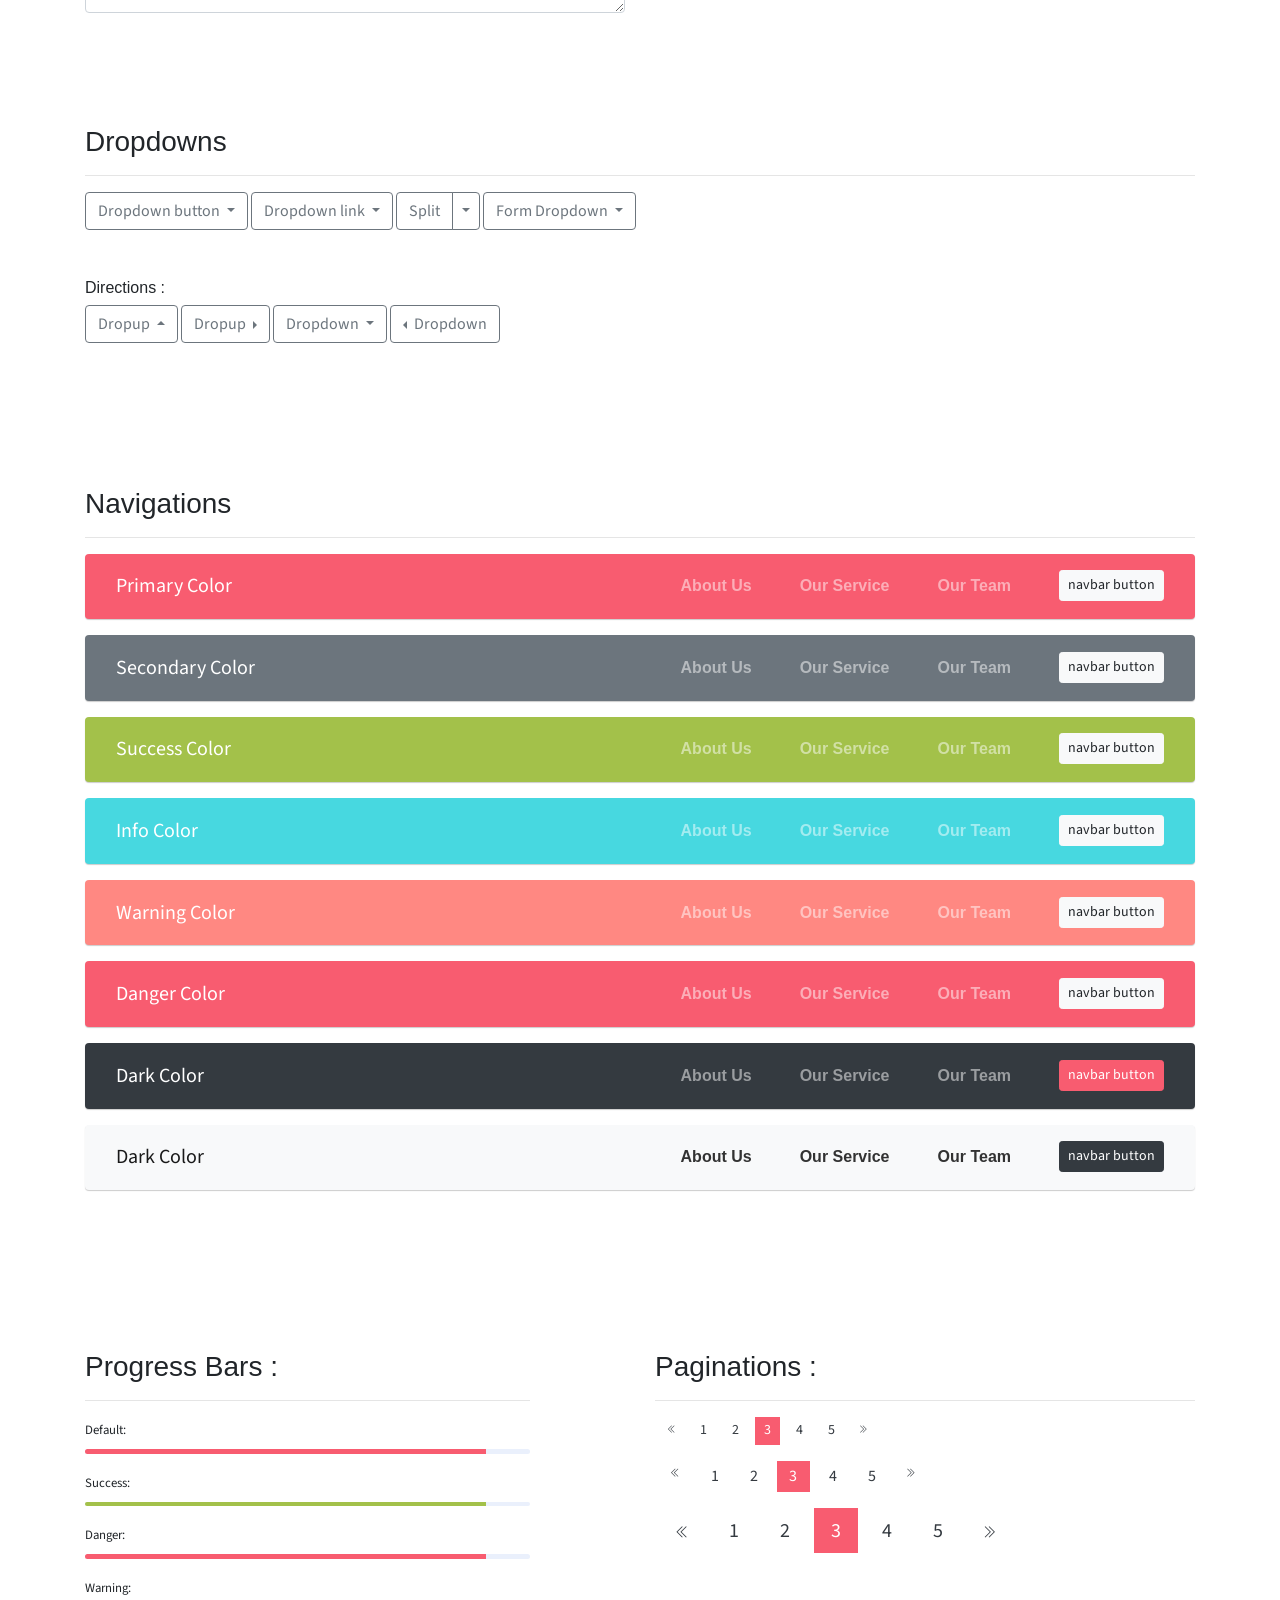
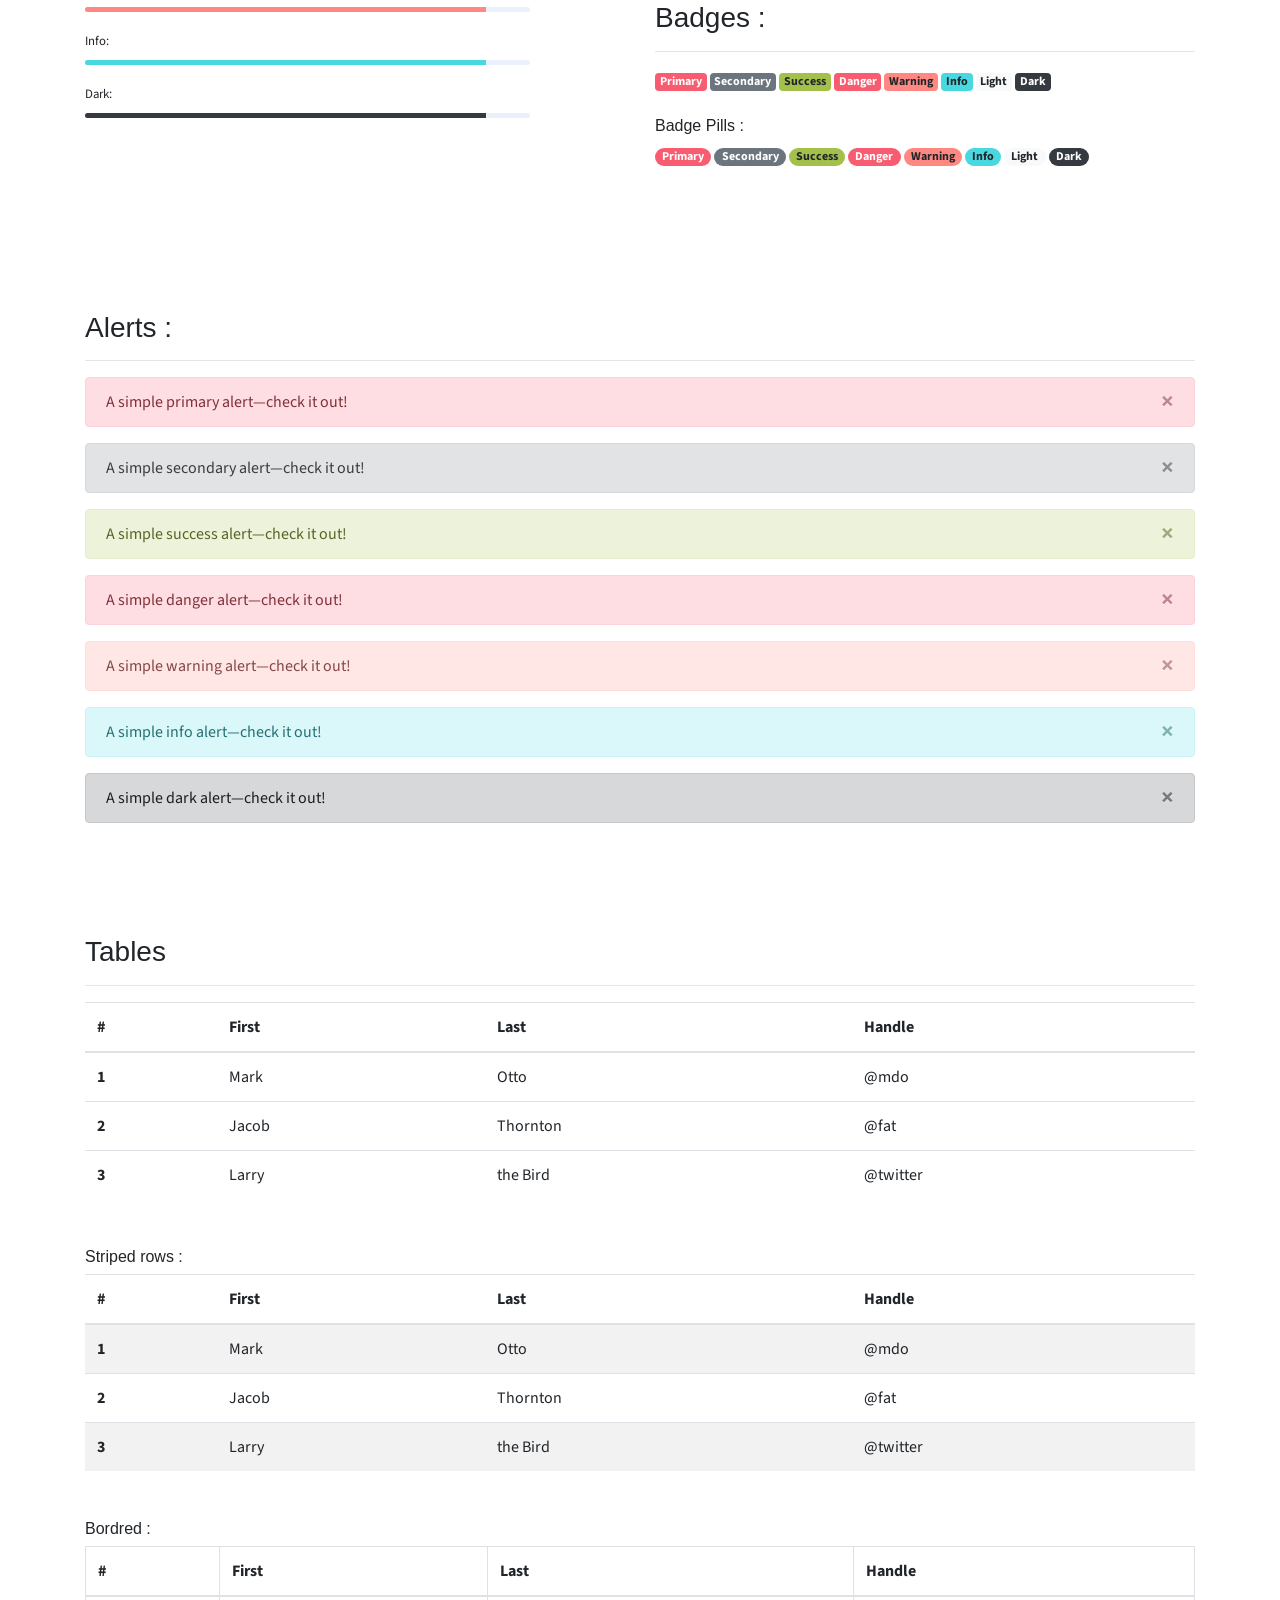
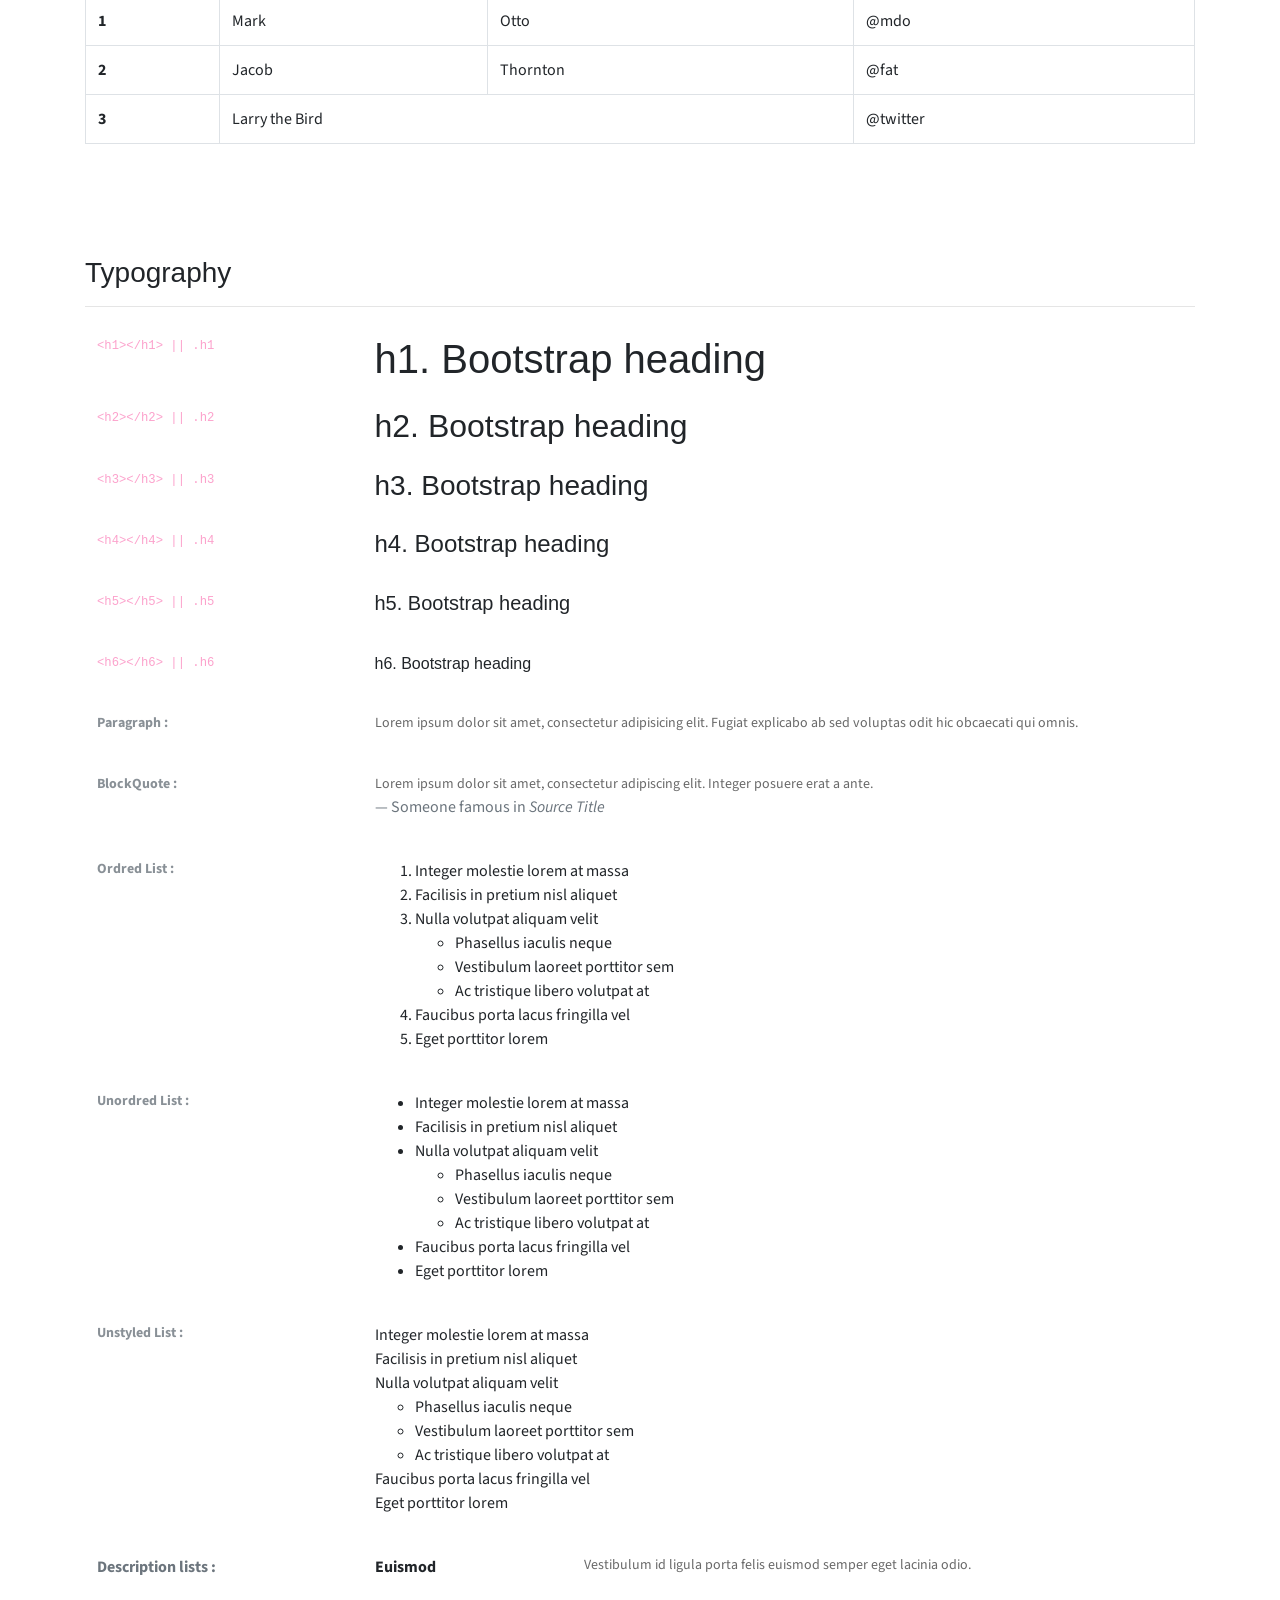
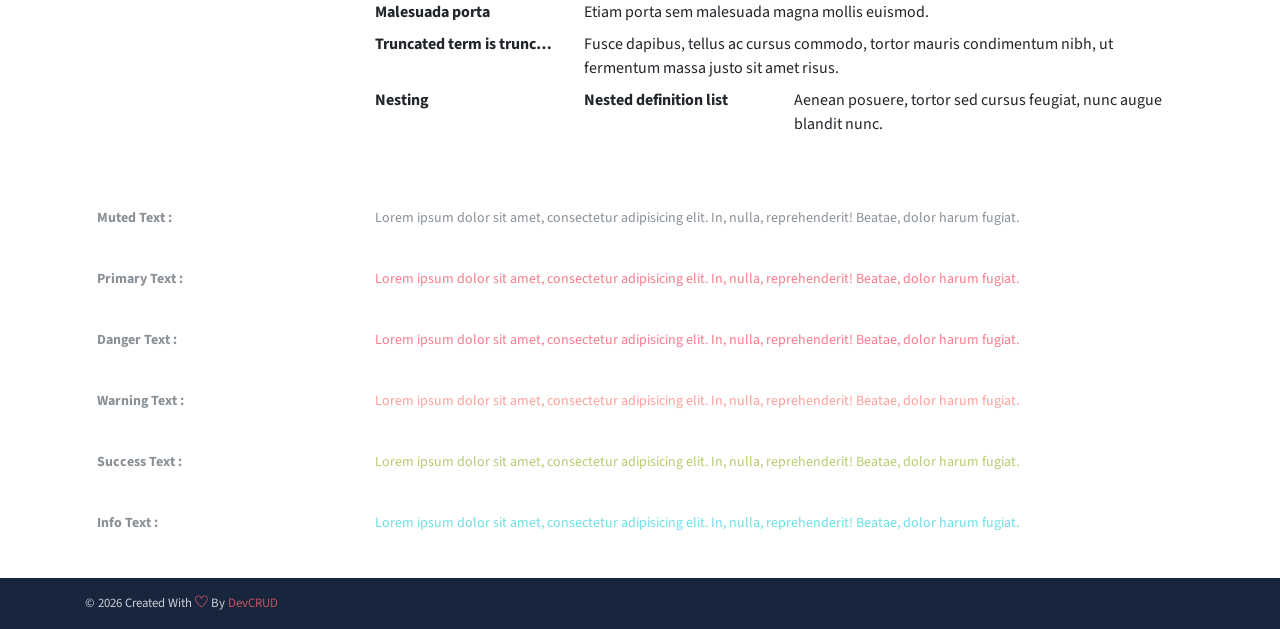
<file: components.html>
<!DOCTYPE html>
<html lang="en">
<head>
   <meta charset="utf-8">
   <meta name="viewport" content="width=device-width, initial-scale=1, shrink-to-fit=no">
   <meta name="description" content="Start your development with JohnDoe landing page.">
   <meta name="author" content="Devcrud">
   <title>JohnDoe Landing page | Components</title>
   <link rel="icon" href="assets/imgs/favicon.png" type="image/png">
   <!-- font icons -->
   <link rel="stylesheet" href="assets/vendors/themify-icons/css/themify-icons.css">
   <!-- Bootstrap + Steller  -->
   <link rel="stylesheet" href="assets/css/johndoe.css">
</head>
<body>

   <!-- Page Header -->
   <header class="header header-mini"> 
      <div class="header-title">Components</div> 
      <nav aria-label="breadcrumb">
         <ol class="breadcrumb">
            <li class="breadcrumb-item"><a href="/">Home</a></li>
            <li class="breadcrumb-item active" aria-current="page">Components</li>
         </ol>
      </nav>
   </header> <!-- End Of Page Header -->

   <!-- main content -->
   <div class="container">

      <!-- Buttons -->
      <h3 class="mt-5">Buttons</h3>
      <hr>
      <h6 class="section-secondary-title">Styles :</h6>
      <button class="btn btn-primary">Default</button>
      <button class="btn btn-outline-primary">outline</button>
      <button class="btn btn-primary rounded">Rounded</button>
      <button class="btn btn-primary rounded"><i class="ti-thumb-up pr-1"></i> With Icon</button>
      <button class="btn btn-primary circle"><i class="ti-heart"></i></button>

      <h6 class="section-secondary-title mt-5">Sizes :</h6>
      <button class="btn btn-primary btn-lg">Large</button>
      <button class="btn btn-primary ">Regular</button>
      <button class="btn btn-primary btn-sm">Small</button>
      <button class="btn btn-primary w-sm ml-3">w-sm</button>
      <button class="btn btn-primary w-md">w-md</button>
      <button class="btn btn-primary w-lg">w-lg</button>

      <h6 class="section-secondary-title mt-5">Colors :</h6>          
      <button type="button" class="btn btn-primary">Primary</button>
      <button type="button" class="btn btn-secondary">Secondary</button>
      <button type="button" class="btn btn-success">Success</button>
      <button type="button" class="btn btn-danger">Danger</button>
      <button type="button" class="btn btn-warning">Warning</button>
      <button type="button" class="btn btn-info">Info</button>
      <button type="button" class="btn btn-light">Light</button>
      <button type="button" class="btn btn-dark">Dark</button>

      <h6 class="section-secondary-title mt-5">Buttons Tags :</h6>
      <button class="btn btn-primary" type="submit">Button</button>
      <input class="btn btn-primary" type="button" value="Input">
      <input class="btn btn-primary" type="submit" value="Submit">
      <input class="btn btn-primary" type="reset" value="Reset">
      
      <!-- devider -->
      <div class="py-5"></div>

      <!-- Inputs -->
      <h3>Inputs</h3>
      <hr>
      <div class="row mt-5">
         <div class="col-md-6">
            <h6 class="section-secondary-title">Form controls :</h6>        
            <div class="form-group">
               <input type="email" class="form-control" id="exampleFormControlInput1" placeholder="Email address">
            </div>
            <div class="form-group">
               <input type="date" class="form-control" id="exampleFormControlInput1" placeholder="Date">
            </div>
            <div class="form-group">
               <input class="form-control" type="text" placeholder="Readonly input here…" readonly>
            </div>
            <div class="form-group">
               <input class="form-control" id="disabledInput" type="text" placeholder="Disabled input here..." disabled>
            </div>
            <div class="form-group">
               <select class="form-control" id="exampleFormControlSelect1">
                  <option>Example select</option>
                  <option>1</option>
                  <option>2</option>
                  <option>3</option>
                  <option>4</option>
                  <option>5</option>
               </select>
            </div>
            <div class="form-group">
               <select multiple class="form-control" id="exampleFormControlSelect2">
                  <option>Example multiple select</option>
                  <option>1</option>
                  <option>2</option>
                  <option>3</option>
                  <option>4</option>
                  <option>5</option>
               </select>
            </div>
            <div class="form-group">
               <textarea class="form-control" id="exampleFormControlTextarea1" rows="3" placeholder="Example textarea"></textarea>
            </div>
         </div>
         <div class="col-md-6">
            <h6 class="section-secondary-title">Sizes :</h6>    
            <div class="form-group">
               <input class="form-control form-control-lg" type="text" placeholder=".form-control-lg">             
            </div>
            <div class="form-group">
               <input class="form-control" type="text" placeholder="Default input">
            </div>
            <div class="form-group">
               <input class="form-control form-control-sm" type="text" placeholder=".form-control-sm"> 
            </div>
         </div>
      </div> <!-- end of inputs -->   

      <!-- devider -->
      <div class="py-5"></div>             

      <!-- Dropdowns -->
      <h3 class="components-section-title font-weight-normal">Dropdowns</h3>
      <hr>
      <div class="dropdown d-inline-block">
         <button class="btn btn-outline-secondary dropdown-toggle" type="button" id="dropdownMenuButton" data-toggle="dropdown" aria-haspopup="true" aria-expanded="false">
         Dropdown button
         </button>
         <div class="dropdown-menu" aria-labelledby="dropdownMenuButton">
         <a class="dropdown-item" href="#">Action</a>
         <a class="dropdown-item" href="#">Another action</a>
         <a class="dropdown-item" href="#">Something else here</a>
         </div>
      </div>
      <div class="dropdown d-inline-block">
         <a class="btn btn-outline-secondary dropdown-toggle" href="#" role="button" id="dropdownMenuLink" data-toggle="dropdown" aria-haspopup="true" aria-expanded="false">
            Dropdown link
         </a>
         <div class="dropdown-menu" aria-labelledby="dropdownMenuLink">
            <a class="dropdown-item" href="#">Action</a>
            <a class="dropdown-item" href="#">Another action</a>
            <a class="dropdown-item" href="#">Something else here</a>
         </div>
      </div>
      <div class="btn-group">
         <button type="button" class="btn btn-outline-secondary">Split</button>
         <button type="button" class="btn btn-outline-secondary dropdown-toggle dropdown-toggle-split" data-toggle="dropdown" aria-haspopup="true" aria-expanded="false">
         <span class="sr-only">Toggle Dropdown</span>
         </button>
         <div class="dropdown-menu">
            <a class="dropdown-item" href="#">Action</a>
            <a class="dropdown-item" href="#">Another action</a>
            <a class="dropdown-item" href="#">Something else here</a>
            <div class="dropdown-divider"></div>
            <a class="dropdown-item" href="#">Separated link</a>
         </div>
      </div>
      <div class="btn-group">
         <button class="btn btn-outline-secondary dropdown-toggle" type="button" id="dropdownMenuButton" data-toggle="dropdown" aria-haspopup="true" aria-expanded="false">
            Form Dropdown
         </button>
         <div class="dropdown-menu form">
            <form class="px-4 py-3">
               <div class="form-group">
                  <input type="email" class="form-control" id="exampleDropdownFormEmail1" placeholder="email@example.com">
               </div>
               <div class="form-group">
                  <input type="password" class="form-control" id="exampleDropdownFormPassword1" placeholder="Password">
               </div>
               <div class="form-check mb-3">
                  <input type="checkbox" class="form-check-input" id="dropdownCheck">
                  <label class="form-check-label" for="dropdownCheck">
                     Remember me
                  </label>
               </div>
               <button type="submit" class="btn btn-primary btn-block">Sign in</button>
            </form>
            <div class="dropdown-divider"></div>
            <a class="dropdown-item" href="#"><small>New around here? Sign up</small></a>
            <a class="dropdown-item" href="#"><small>Forgot password?</small></a>
         </div>
      </div>       
      <h6 class="section-secondary-title mt-5">Directions :</h6>  
      <div class="btn-group dropup">
         <button type="button" class="btn btn-outline-secondary dropdown-toggle" data-toggle="dropdown" aria-haspopup="true" aria-expanded="false">
            Dropup
         </button>
         <div class="dropdown-menu">
            <a class="dropdown-item" href="#">Action</a>
            <a class="dropdown-item" href="#">Another action</a>
            <a class="dropdown-item" href="#">Something else here</a>
            <div class="dropdown-divider"></div>
            <a class="dropdown-item" href="#">Separated link</a>
         </div>
      </div>
      <div class="btn-group dropright">
         <button type="button" class="btn btn-outline-secondary dropdown-toggle" data-toggle="dropdown" aria-haspopup="true" aria-expanded="false">
            Dropup
         </button>
         <div class="dropdown-menu">
            <a class="dropdown-item" href="#">Action</a>
            <a class="dropdown-item" href="#">Another action</a>
            <a class="dropdown-item" href="#">Something else here</a>
            <div class="dropdown-divider"></div>
            <a class="dropdown-item" href="#">Separated link</a>
         </div>
      </div>
      <div class="btn-group">
         <button type="button" class="btn btn-outline-secondary dropdown-toggle" data-toggle="dropdown" aria-haspopup="true" aria-expanded="false">
            Dropdown
         </button>
         <div class="dropdown-menu">
            <a class="dropdown-item" href="#">Action</a>
            <a class="dropdown-item" href="#">Another action</a>
            <a class="dropdown-item" href="#">Something else here</a>
            <div class="dropdown-divider"></div>
            <a class="dropdown-item" href="#">Separated link</a>
         </div>
      </div>
      <div class="btn-group dropleft">
         <button type="button" class="btn btn-outline-secondary dropdown-toggle" data-toggle="dropdown" aria-haspopup="true" aria-expanded="false">
            Dropdown
         </button>
         <div class="dropdown-menu">
            <a class="dropdown-item" href="#">Action</a>
            <a class="dropdown-item" href="#">Another action</a>
            <a class="dropdown-item" href="#">Something else here</a>
            <div class="dropdown-divider"></div>
            <a class="dropdown-item" href="#">Separated link</a>
         </div>
      </div> <!-- end of Dropdowns -->  

      <!-- devider -->
      <div class="py-5"></div>   

      <!-- navbars -->
      <h3 class="components-section-title font-weight-normal mt-5">Navigations</h3>
      <hr>
      <nav class="navbar navbar-expand-sm navbar-dark bg-primary rounded shadow mb-3">
         <div class="container">
            <a class="navbar-brand" href="#">Primary Color</a>
            <button class="navbar-toggler ml-auto" type="button" data-toggle="collapse" data-target="#navbarSupportedContent" aria-controls="navbarSupportedContent" aria-expanded="false" aria-label="Toggle navigation">
            <span class="navbar-toggler-icon"></span>
            </button>
            <div class="collapse navbar-collapse" id="navbarSupportedContent">
               <ul class="navbar-nav ml-auto"> 
                  <li class="nav-item">
                     <a class="nav-link" href="#about">About Us</a>
                  </li>
                  <li class="nav-item">
                     <a class="nav-link" href="#service">Our Service</a>
                  </li>
                  <li class="nav-item">
                     <a class="nav-link" href="#team">Our Team</a>
                  </li>
                  <li class="nav-item">
                     <a href="#book-table" class="ml-4 mt-1 btn btn-light btn-sm">navbar button</a>
                  </li>
               </ul>                       
            </div>
         </div>
      </nav>
      <nav class="navbar navbar-expand-sm navbar-dark bg-secondary rounded shadow mb-3">
         <div class="container">
            <a class="navbar-brand" href="#">Secondary Color</a>
            <button class="navbar-toggler ml-auto" type="button" data-toggle="collapse" data-target="#navbarSupportedContent" aria-controls="navbarSupportedContent" aria-expanded="false" aria-label="Toggle navigation">
            <span class="navbar-toggler-icon"></span>
            </button>
            <div class="collapse navbar-collapse" id="navbarSupportedContent">
               <ul class="navbar-nav ml-auto"> 
                  <li class="nav-item">
                     <a class="nav-link" href="#about">About Us</a>
                  </li>
                  <li class="nav-item">
                     <a class="nav-link" href="#service">Our Service</a>
                  </li>
                  <li class="nav-item">
                     <a class="nav-link" href="#team">Our Team</a>
                  </li>
                  <li class="nav-item">
                     <a href="#book-table" class="ml-4 mt-1 btn btn-light btn-sm">navbar button</a>
                  </li>
               </ul>                       
            </div>
         </div>
      </nav>
      <nav class="navbar navbar-expand-sm navbar-dark bg-success rounded shadow mb-3">
         <div class="container">
            <a class="navbar-brand" href="#">Success Color</a>
            <button class="navbar-toggler ml-auto" type="button" data-toggle="collapse" data-target="#navbarSupportedContent" aria-controls="navbarSupportedContent" aria-expanded="false" aria-label="Toggle navigation">
            <span class="navbar-toggler-icon"></span>
            </button>
            <div class="collapse navbar-collapse" id="navbarSupportedContent">
               <ul class="navbar-nav ml-auto"> 
                  <li class="nav-item">
                     <a class="nav-link" href="#about">About Us</a>
                  </li>
                  <li class="nav-item">
                     <a class="nav-link" href="#service">Our Service</a>
                  </li>
                  <li class="nav-item">
                     <a class="nav-link" href="#team">Our Team</a>
                  </li>
                  <li class="nav-item">
                     <a href="#book-table" class="ml-4 mt-1 btn btn-light btn-sm">navbar button</a>
                  </li>
               </ul>                       
            </div>
         </div>
      </nav>
      <nav class="navbar navbar-expand-sm navbar-dark bg-info rounded shadow mb-3">
         <div class="container">
            <a class="navbar-brand" href="#">Info Color</a>
            <button class="navbar-toggler ml-auto" type="button" data-toggle="collapse" data-target="#navbarSupportedContent" aria-controls="navbarSupportedContent" aria-expanded="false" aria-label="Toggle navigation">
            <span class="navbar-toggler-icon"></span>
            </button>
            <div class="collapse navbar-collapse" id="navbarSupportedContent">
               <ul class="navbar-nav ml-auto"> 
                  <li class="nav-item">
                     <a class="nav-link" href="#about">About Us</a>
                  </li>
                  <li class="nav-item">
                     <a class="nav-link" href="#service">Our Service</a>
                  </li>
                  <li class="nav-item">
                     <a class="nav-link" href="#team">Our Team</a>
                  </li>
                  <li class="nav-item">
                     <a href="#book-table" class="ml-4 mt-1 btn btn-light btn-sm">navbar button</a>
                  </li>
               </ul>                       
            </div>
         </div>
      </nav>
      <nav class="navbar navbar-expand-sm navbar-dark bg-warning rounded shadow mb-3">
         <div class="container">
            <a class="navbar-brand" href="#">Warning Color</a>
            <button class="navbar-toggler ml-auto" type="button" data-toggle="collapse" data-target="#navbarSupportedContent" aria-controls="navbarSupportedContent" aria-expanded="false" aria-label="Toggle navigation">
            <span class="navbar-toggler-icon"></span>
            </button>
            <div class="collapse navbar-collapse" id="navbarSupportedContent">
               <ul class="navbar-nav ml-auto"> 
                  <li class="nav-item">
                     <a class="nav-link" href="#about">About Us</a>
                  </li>
                  <li class="nav-item">
                     <a class="nav-link" href="#service">Our Service</a>
                  </li>
                  <li class="nav-item">
                     <a class="nav-link" href="#team">Our Team</a>
                  </li>
                  <li class="nav-item">
                     <a href="#book-table" class="ml-4 mt-1 btn btn-light btn-sm">navbar button</a>
                  </li>
               </ul>                       
            </div>
         </div>
      </nav>
      <nav class="navbar navbar-expand-sm navbar-dark bg-danger rounded shadow mb-3">
         <div class="container">
            <a class="navbar-brand" href="#">Danger Color</a>
            <button class="navbar-toggler ml-auto" type="button" data-toggle="collapse" data-target="#navbarSupportedContent" aria-controls="navbarSupportedContent" aria-expanded="false" aria-label="Toggle navigation">
            <span class="navbar-toggler-icon"></span>
            </button>
            <div class="collapse navbar-collapse" id="navbarSupportedContent">
               <ul class="navbar-nav ml-auto"> 
                  <li class="nav-item">
                     <a class="nav-link" href="#about">About Us</a>
                  </li>
                  <li class="nav-item">
                     <a class="nav-link" href="#service">Our Service</a>
                  </li>
                  <li class="nav-item">
                     <a class="nav-link" href="#team">Our Team</a>
                  </li>
                  <li class="nav-item">
                     <a href="#book-table" class="ml-4 mt-1 btn btn-light btn-sm">navbar button</a>
                  </li>
               </ul>                       
            </div>
         </div>
      </nav>
      <nav class="navbar navbar-expand-sm navbar-dark bg-dark rounded shadow mb-3">
         <div class="container">
            <a class="navbar-brand" href="#">Dark Color</a>
            <button class="navbar-toggler ml-auto" type="button" data-toggle="collapse" data-target="#navbarSupportedContent" aria-controls="navbarSupportedContent" aria-expanded="false" aria-label="Toggle navigation">
            <span class="navbar-toggler-icon"></span>
            </button>
            <div class="collapse navbar-collapse" id="navbarSupportedContent">
               <ul class="navbar-nav ml-auto"> 
                  <li class="nav-item">
                     <a class="nav-link" href="#about">About Us</a>
                  </li>
                  <li class="nav-item">
                     <a class="nav-link" href="#service">Our Service</a>
                  </li>
                  <li class="nav-item">
                     <a class="nav-link" href="#team">Our Team</a>
                  </li>
                  <li class="nav-item">
                     <a href="#book-table" class="ml-4 mt-1 btn btn-primary btn-sm">navbar button</a>
                  </li>
               </ul>                       
            </div>
         </div>
      </nav>
      <nav class="navbar navbar-expand-sm navbar-light bg-light rounded shadow mb-3">
         <div class="container">
            <a class="navbar-brand" href="#">Dark Color</a>
            <button class="navbar-toggler ml-auto" type="button" data-toggle="collapse" data-target="#navbarSupportedContent" aria-controls="navbarSupportedContent" aria-expanded="false" aria-label="Toggle navigation">
            <span class="navbar-toggler-icon"></span>
            </button>
            <div class="collapse navbar-collapse" id="navbarSupportedContent">
               <ul class="navbar-nav ml-auto"> 
                  <li class="nav-item">
                     <a class="nav-link" href="#about">About Us</a>
                  </li>
                  <li class="nav-item">
                     <a class="nav-link" href="#service">Our Service</a>
                  </li>
                  <li class="nav-item">
                     <a class="nav-link" href="#team">Our Team</a>
                  </li>
                  <li class="nav-item">
                     <a href="#book-table" class="ml-4 mt-1 btn btn-dark btn-sm">navbar button</a>
                  </li>
               </ul>                       
            </div>
         </div>
      </nav>
      <!-- End of navbars -->

      <!-- devider -->
      <div class="py-5"></div>   
      
      <!-- progress bars -->
      <div class="row justify-content-between">
         <div class="col-md-5">
            <h3 class="components-section-title font-weight-normal mt-5">Progress Bars :</h3>
            <hr>
            <small>Default: </small>
            <div class="progress mt-2 mb-3">
               <div class="progress-bar" role="progressbar" style="width: 90%" aria-valuenow="25" aria-valuemin="0" aria-valuemax="100"></div>
            </div>
            <small>Success:</small>
            <div class="progress mt-2 mb-3">
               <div class="progress-bar bg-success" role="progressbar" style="width: 90%" aria-valuenow="25" aria-valuemin="0" aria-valuemax="100"></div>
            </div>
            <small>Danger:</small>
            <div class="progress mt-2 mb-3">
               <div class="progress-bar bg-danger" role="progressbar" style="width: 90%" aria-valuenow="25" aria-valuemin="0" aria-valuemax="100"></div>
            </div>
            <small>Warning:</small>
            <div class="progress mt-2 mb-3">
               <div class="progress-bar bg-warning" role="progressbar" style="width: 90%" aria-valuenow="25" aria-valuemin="0" aria-valuemax="100"></div>
            </div>
            <small>Info:</small>
            <div class="progress mt-2 mb-3">
               <div class="progress-bar bg-info" role="progressbar" style="width: 90%" aria-valuenow="25" aria-valuemin="0" aria-valuemax="100"></div>
            </div>
            <small>Dark:</small>
            <div class="progress mt-2 mb-3">
               <div class="progress-bar bg-dark" role="progressbar" style="width: 90%" aria-valuenow="25" aria-valuemin="0" aria-valuemax="100"></div>
            </div>
         </div>
         <div class="col-md-6">
            <h3 class="components-section-title font-weight-normal mt-5">Paginations :</h3>
            <hr>
            <nav aria-label="Page navigation example">
               <ul class="pagination pagination-sm">
                  <li class="page-item"><a class="page-link" href="#"><i class="ti-angle-double-left"></i></a></li>
                  <li class="page-item"><a class="page-link" href="#">1</a></li>
                  <li class="page-item"><a class="page-link" href="#">2</a></li>
                  <li class="page-item active"><a class="page-link" href="#">3</a></li>
                  <li class="page-item"><a class="page-link" href="#">4</a></li>
                  <li class="page-item"><a class="page-link" href="#">5</a></li>
                  <li class="page-item"><a class="page-link" href="#"><i class="ti-angle-double-right"></i></a></li>
               </ul>
            </nav>
            <nav aria-label="Page navigation example">
               <ul class="pagination">
               <li class="page-item"><a class="page-link" href="#"><i class="ti-angle-double-left"></i></a></li>
                  <li class="page-item"><a class="page-link" href="#">1</a></li>
                  <li class="page-item"><a class="page-link" href="#">2</a></li>
                  <li class="page-item active"><a class="page-link" href="#">3</a></li>
                  <li class="page-item"><a class="page-link" href="#">4</a></li>
                  <li class="page-item"><a class="page-link" href="#">5</a></li>
                  <li class="page-item"><a class="page-link" href="#"><i class="ti-angle-double-right"></i></a></li>
               </ul>
            </nav>
            <nav aria-label="Page navigation example">
               <ul class="pagination pagination-lg">
                  <li class="page-item"><a class="page-link" href="#"><i class="ti-angle-double-left"></i></a></li>
                  <li class="page-item"><a class="page-link" href="#">1</a></li>
                  <li class="page-item"><a class="page-link" href="#">2</a></li>
                  <li class="page-item active"><a class="page-link" href="#">3</a></li>
                  <li class="page-item"><a class="page-link" href="#">4</a></li>
                  <li class="page-item"><a class="page-link" href="#">5</a></li>
                  <li class="page-item"><a class="page-link" href="#"><i class="ti-angle-double-right"></i></a></li>
               </ul>
            </nav>

            <!-- Badges -->
            <h3 class="components-section-title font-weight-normal mt-5">Badges :</h3>
            <hr>
            <span class="badge badge-primary">Primary</span>
            <span class="badge badge-secondary">Secondary</span>
            <span class="badge badge-success">Success</span>
            <span class="badge badge-danger">Danger</span>
            <span class="badge badge-warning">Warning</span>
            <span class="badge badge-info">Info</span>
            <span class="badge badge-light">Light</span>
            <span class="badge badge-dark">Dark</span>
            <h6 class="section-secondary-title mt-4 mb-2">Badge Pills :</h6>
            <span class="badge badge-pill badge-primary">Primary</span>
            <span class="badge badge-pill badge-secondary">Secondary</span>
            <span class="badge badge-pill badge-success">Success</span>
            <span class="badge badge-pill badge-danger">Danger</span>
            <span class="badge badge-pill badge-warning">Warning</span>
            <span class="badge badge-pill badge-info">Info</span>
            <span class="badge badge-pill badge-light">Light</span>
            <span class="badge badge-pill badge-dark">Dark</span>
         </div>
      </div> <!-- End of Progress bars -->

      <!-- devider -->
      <div class="py-5"></div>  

      <!-- Alerts -->
      <h3 class="components-section-title font-weight-normal mt-5">Alerts :</h3>
      <hr>
      <div class="alert alert-primary alert-dismissible fade show" role="alert">
         A simple primary alert—check it out!
         <button type="button" class="close" data-dismiss="alert" aria-label="Close">
            <span aria-hidden="true">&times;</span>
         </button>
      </div>
      <div class="alert alert-secondary alert-dismissible fade show" role="alert">
         A simple secondary alert—check it out!
         <button type="button" class="close" data-dismiss="alert" aria-label="Close">
            <span aria-hidden="true">&times;</span>
         </button>
      </div>
      <div class="alert alert-success alert-dismissible fade show" role="alert">
         A simple success alert—check it out!
         <button type="button" class="close" data-dismiss="alert" aria-label="Close">
            <span aria-hidden="true">&times;</span>
         </button>
      </div>
      <div class="alert alert-danger alert-dismissible fade show" role="alert">
         A simple danger alert—check it out!
         <button type="button" class="close" data-dismiss="alert" aria-label="Close">
            <span aria-hidden="true">&times;</span>
         </button>
      </div>
      <div class="alert alert-warning alert-dismissible fade show" role="alert">
         A simple warning alert—check it out!
         <button type="button" class="close" data-dismiss="alert" aria-label="Close">
            <span aria-hidden="true">&times;</span>
         </button>
      </div>
      <div class="alert alert-info alert-dismissible fade show" role="alert">
         A simple info alert—check it out!
         <button type="button" class="close" data-dismiss="alert" aria-label="Close">
            <span aria-hidden="true">&times;</span>
         </button>
      </div>
      <div class="alert alert-dark alert-dismissible fade show" role="alert">
         A simple dark alert—check it out!
         <button type="button" class="close" data-dismiss="alert" aria-label="Close">
            <span aria-hidden="true">&times;</span>
         </button>
      </div>
      <!-- end of alerts -->

      <!-- devider -->
      <div class="py-5"></div> 
   
      <!-- tables -->
      <h3 class="components-section-title">Tables</h3>
      <hr>
      <table class="table">
         <thead>
            <tr>
               <th scope="col">#</th>
               <th scope="col">First</th>
               <th scope="col">Last</th>
               <th scope="col">Handle</th>
            </tr>
         </thead>
         <tbody>
            <tr>
               <th scope="row">1</th>
               <td>Mark</td>
               <td>Otto</td>
               <td>@mdo</td>
            </tr>
            <tr>
               <th scope="row">2</th>
               <td>Jacob</td>
               <td>Thornton</td>
               <td>@fat</td>
            </tr>
            <tr>
               <th scope="row">3</th>
               <td>Larry</td>
               <td>the Bird</td>
               <td>@twitter</td>
            </tr>
         </tbody>
      </table>

      <h6 class="section-secondary-title mt-5">Striped rows :</h6>
      <table class="table table-striped">
         <thead>
            <tr>
               <th scope="col">#</th>
               <th scope="col">First</th>
               <th scope="col">Last</th>
               <th scope="col">Handle</th>
            </tr>
         </thead>
         <tbody>
            <tr>
               <th scope="row">1</th>
               <td>Mark</td>
               <td>Otto</td>
               <td>@mdo</td>
            </tr>
            <tr>
               <th scope="row">2</th>
               <td>Jacob</td>
               <td>Thornton</td>
               <td>@fat</td>
            </tr>
            <tr>
               <th scope="row">3</th>
               <td>Larry</td>
               <td>the Bird</td>
               <td>@twitter</td>
            </tr>
         </tbody>
      </table>

      <h6 class="section-secondary-title mt-5">Bordred :</h6>
      <table class="table table-bordered">
         <thead>
            <tr>
               <th scope="col">#</th>
               <th scope="col">First</th>
               <th scope="col">Last</th>
               <th scope="col">Handle</th>
            </tr>
         </thead>
         <tbody>
            <tr>
               <th scope="row">1</th>
               <td>Mark</td>
               <td>Otto</td>
               <td>@mdo</td>
            </tr>
            <tr>
               <th scope="row">2</th>
               <td>Jacob</td>
               <td>Thornton</td>
               <td>@fat</td>
            </tr>
            <tr>
               <th scope="row">3</th>
               <td colspan="2">Larry the Bird</td>
               <td>@twitter</td>
            </tr>
         </tbody>
      </table>
      <!-- end of tables -->

      <!-- devider -->
      <div class="py-5"></div> 

      <!-- typography -->
      <h3 class="components-section-title">Typography</h3>
      <hr>
     
      <table class="table table-borderless v-align-center">
         <tbody>
            <tr>
               <td>
                  <p><code class="highlighter-rouge">&lt;h1&gt;&lt;/h1&gt; || .h1</code></p>
               </td>
               <td class="w-75"><span class="h1">h1. Bootstrap heading</span></td>
            </tr>
            <tr>
               <td>
                  <p><code class="highlighter-rouge">&lt;h2&gt;&lt;/h2&gt; || .h2</code></p>
               </td>
               <td><span class="h2">h2. Bootstrap heading</span></td>
            </tr>
            <tr>
               <td>
                  <p><code class="highlighter-rouge">&lt;h3&gt;&lt;/h3&gt; || .h3</code></p>
               </td>
               <td><span class="h3">h3. Bootstrap heading</span></td>
            </tr>
            <tr>
               <td>
                  <p><code class="highlighter-rouge">&lt;h4&gt;&lt;/h4&gt; || .h4</code></p>
               </td>
               <td><span class="h4">h4. Bootstrap heading</span></td>
            </tr>
            <tr>
               <td>
                  <p><code class="highlighter-rouge">&lt;h5&gt;&lt;/h5&gt; || .h5</code></p>
               </td>
               <td><span class="h5">h5. Bootstrap heading</span></td>
            </tr>
            <tr>
               <td>
                  <p><code class="highlighter-rouge">&lt;h6&gt;&lt;/h6&gt; || .h6</code></p>
               </td>
               <td><span class="h6">h6. Bootstrap heading</span></td>
            </tr>
            <tr>
               <td>
                  <p class="font-weight-bold text-muted">Paragraph :</p>
               </td>
               <td><p>Lorem ipsum dolor sit amet, consectetur adipisicing elit. Fugiat explicabo ab sed voluptas odit hic obcaecati qui omnis.</p></td>
            </tr>
            <tr>
               <td>
                  <p class="font-weight-bold text-muted">BlockQuote :</p>
               </td>
               <td>
                  <blockquote class="blockquote">
                     <p class="mb-0">Lorem ipsum dolor sit amet, consectetur adipiscing elit. Integer posuere erat a ante.</p>
                     <footer class="blockquote-footer">Someone famous in <cite title="Source Title">Source Title</cite></footer>
                  </blockquote>
               </td>
            </tr>

            
            <tr>
               <td><p class="font-weight-bold text-muted">Ordred List :</p></td>
               <td>
                  <ol>
                     <li>Integer molestie lorem at massa</li>
                     <li>Facilisis in pretium nisl aliquet</li>
                     <li>Nulla volutpat aliquam velit
                        <ul>
                           <li>Phasellus iaculis neque</li>
                           <li>Vestibulum laoreet porttitor sem</li>
                           <li>Ac tristique libero volutpat at</li>
                        </ul>
                     </li>
                     <li>Faucibus porta lacus fringilla vel</li>
                     <li>Eget porttitor lorem</li>
                  </ol>
               </td>
            </tr>
            <tr>
               <td><p class="font-weight-bold text-muted">Unordred List :</p></td>
               <td>
                  <ul >
                     <li>Integer molestie lorem at massa</li>
                     <li>Facilisis in pretium nisl aliquet</li>
                     <li>Nulla volutpat aliquam velit
                        <ul>
                           <li>Phasellus iaculis neque</li>
                           <li>Vestibulum laoreet porttitor sem</li>
                           <li>Ac tristique libero volutpat at</li>
                        </ul>
                     </li>
                     <li>Faucibus porta lacus fringilla vel</li>
                     <li>Eget porttitor lorem</li>
                  </ul>
               </td>
            </tr>
            <tr>
               <td><p class="font-weight-bold text-muted">Unstyled List :</p></td>
               <td>
                  <ul class="list-unstyled">
                     <li>Integer molestie lorem at massa</li>
                     <li>Facilisis in pretium nisl aliquet</li>
                     <li>Nulla volutpat aliquam velit
                        <ul>
                           <li>Phasellus iaculis neque</li>
                           <li>Vestibulum laoreet porttitor sem</li>
                           <li>Ac tristique libero volutpat at</li>
                        </ul>
                     </li>
                     <li>Faucibus porta lacus fringilla vel</li>
                     <li>Eget porttitor lorem</li>
                  </ul>
               </td>
            </tr>
            <tr>
               <td class="font-weight-bold text-muted">Description lists : </td>
               <td>
                  <dl class="row">
                     <dt class="col-sm-3">Euismod</dt>
                     <dd class="col-sm-9">
                        <p>Vestibulum id ligula porta felis euismod semper eget lacinia odio.</p>
                     </dd>

                     <dt class="col-sm-3">Malesuada porta</dt>
                     <dd class="col-sm-9">Etiam porta sem malesuada magna mollis euismod.</dd>

                     <dt class="col-sm-3 text-truncate">Truncated term is truncated</dt>
                     <dd class="col-sm-9">Fusce dapibus, tellus ac cursus commodo, tortor mauris condimentum nibh, ut fermentum massa justo sit amet risus.</dd>

                     <dt class="col-sm-3">Nesting</dt>
                     <dd class="col-sm-9">
                        <dl class="row">
                           <dt class="col-sm-4">Nested definition list</dt>
                           <dd class="col-sm-8">Aenean posuere, tortor sed cursus feugiat, nunc augue blandit nunc.</dd>
                        </dl>
                     </dd>
                  </dl>
               </td>
            </tr>
            <tr>
               <td>
                  <p class="font-weight-bold text-muted">Muted Text :</p>
               </td>
               <td>
                  <p class="text-muted">Lorem ipsum dolor sit amet, consectetur adipisicing elit. In, nulla, reprehenderit! Beatae, dolor harum fugiat.</p>
               </td>
            </tr>
            <tr>
               <td>
                  <p class="font-weight-bold text-muted">Primary Text :</p>
               </td>
               <td>
                  <p class="text-primary">Lorem ipsum dolor sit amet, consectetur adipisicing elit. In, nulla, reprehenderit! Beatae, dolor harum fugiat.</p>
               </td>
            </tr>
            <tr>
               <td>
                  <p class="font-weight-bold text-muted">Danger Text :</p>
               </td>
               <td>
                  <p class="text-danger">Lorem ipsum dolor sit amet, consectetur adipisicing elit. In, nulla, reprehenderit! Beatae, dolor harum fugiat.</p>
               </td>
            </tr>
            <tr>
               <td>
                  <p class="font-weight-bold text-muted">Warning Text :</p>
               </td>
               <td>
                  <p class="text-warning">Lorem ipsum dolor sit amet, consectetur adipisicing elit. In, nulla, reprehenderit! Beatae, dolor harum fugiat.</p>
               </td>
            </tr>
            <tr>
               <td>
                  <p class="font-weight-bold text-muted">Success Text :</p>
               </td>
               <td>
                  <p class="text-success">Lorem ipsum dolor sit amet, consectetur adipisicing elit. In, nulla, reprehenderit! Beatae, dolor harum fugiat.</p>
               </td>
            </tr>
            <tr>
               <td>
                  <p class="font-weight-bold text-muted">Info Text :</p>
               </td>
               <td>
                  <p class="text-info">Lorem ipsum dolor sit amet, consectetur adipisicing elit. In, nulla, reprehenderit! Beatae, dolor harum fugiat.</p>
               </td>
            </tr>
         </tbody>
      </table>
   </div>
   <!-- end of typography -->

   <!-- Page Footer -->
   <footer class="footer py-3">
        <div class="container">
            <p class="small mb-0 text-light">
                &copy; <script>document.write(new Date().getFullYear())</script> Created With <i class="ti-heart text-danger"></i> By <a href="http://devcrud.com" target="_blank"><span class="text-danger" title="Bootstrap 4 Themes and Dashboards">DevCRUD</span></a> 
            </p>
        </div>
    </footer>
   <!-- End of Page Footer -->  
   
   <!-- core  -->
   <script src="assets/vendors/jquery/jquery-3.4.1.js"></script>
   <script src="assets/vendors/bootstrap/bootstrap.bundle.js"></script>

</body>
</html>
</file>
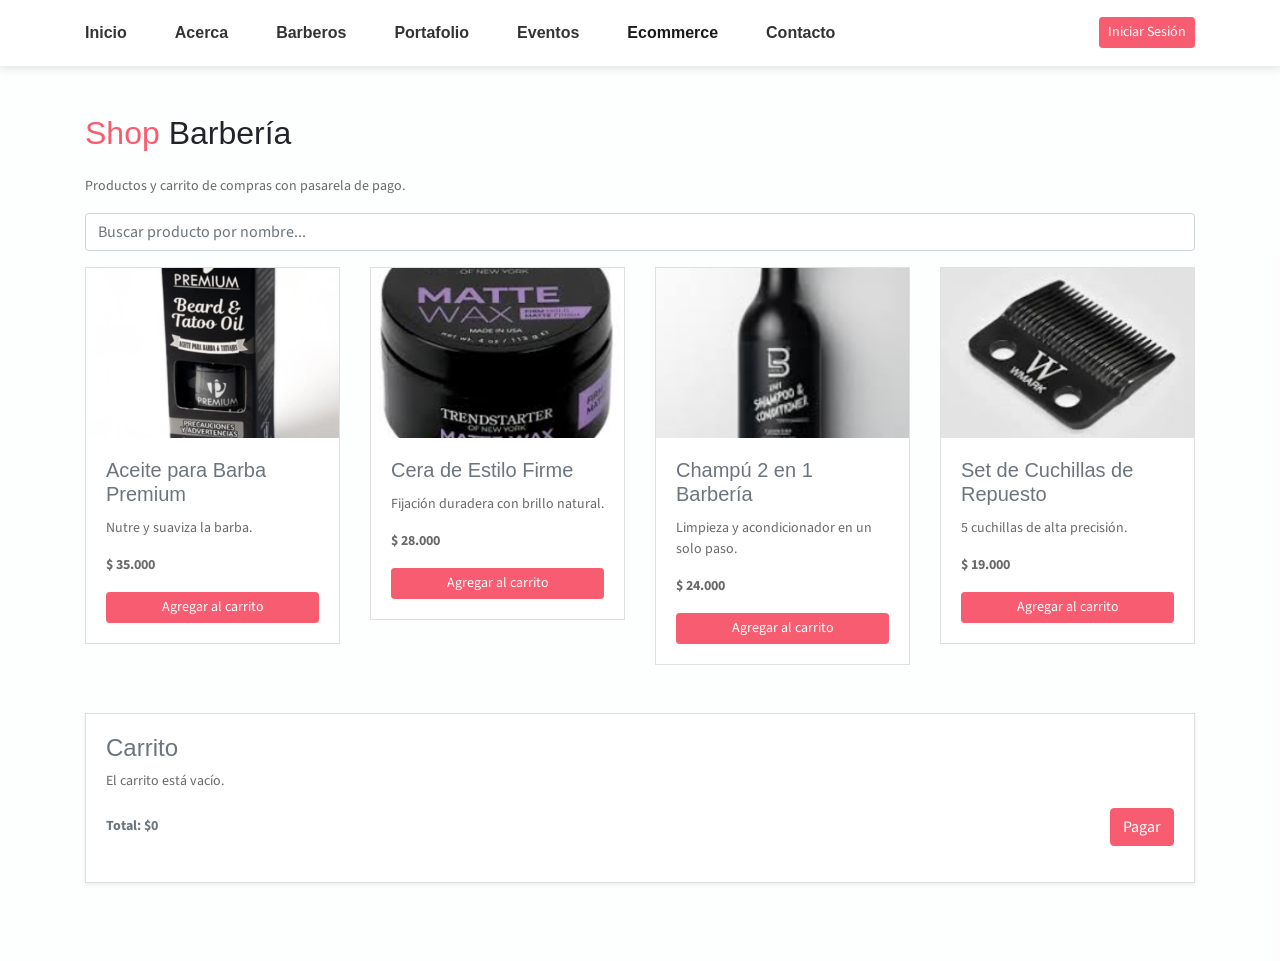
<file: ecommerce.html>
<!DOCTYPE html>
<html lang="es">

<head>
    <meta charset="utf-8">
    <meta name="viewport" content="width=device-width, initial-scale=1, shrink-to-fit=no">
    <meta name="description" content="Ecommerce Barbería - La Academia del Fade">
    <title>Ecommerce Barbería | La Academia del Fade</title>
    <link rel="stylesheet" href="assets/vendors/themify-icons/css/themify-icons.css">
    <link rel="stylesheet" href="assets/css/johndoe.css">
</head>

<body data-spy="scroll" data-target=".navbar" data-offset="40" id="home">

    <nav class="navbar sticky-top navbar-expand-lg navbar-light bg-white" data-spy="affix" data-offset-top="510">
        <div class="container">
            <button class="navbar-toggler ml-auto" type="button" data-toggle="collapse"
                data-target="#navbarSupportedContent" aria-controls="navbarSupportedContent" aria-expanded="false"
                aria-label="Toggle navigation">
                <span class="navbar-toggler-icon"></span>
            </button>
            <div class="collapse mt-sm-20 navbar-collapse" id="navbarSupportedContent">
                <ul class="navbar-nav mr-auto">
                    <li class="nav-item"><a href="index.html" class="nav-link">Inicio</a></li>
                    <li class="nav-item"><a href="index.html#about" class="nav-link">Acerca</a></li>
                    <li class="nav-item"><a href="index.html#resume" class="nav-link">Barberos</a></li>
                    <li class="nav-item"><a href="index.html#portfolio" class="nav-link">Portafolio</a></li>
                    <li class="nav-item"><a href="eventos.html" class="nav-link">Eventos</a></li>
                    <li class="nav-item active"><a href="ecommerce.html" class="nav-link">Ecommerce</a></li>
                    <li class="nav-item"><a href="index.html#contact" class="nav-link">Contacto</a></li>
                </ul>
                <ul class="navbar-nav ml-auto">
                    <li class="nav-item ml-2"><a href="login.html" class="btn btn-danger btn-sm">Iniciar Sesión</a></li>
                </ul>
            </div>
        </div>
    </nav>

    <section class="section bg-custom-gray py-5">
        <div class="container">
            <h2 class="mb-4"><span class="text-danger">Shop</span> Barbería</h2>
            <p>Productos y carrito de compras con pasarela de pago.</p>

            <div class="form-group">
                <input type="text" id="searchInput" class="form-control" placeholder="Buscar producto por nombre...">
            </div>

            <div class="row" id="productList"></div>

            <div class="card mt-4 shadow-sm">
                <div class="card-body">
                    <h4>Carrito</h4>
                    <div id="cartItems"></div>
                    <div class="d-flex justify-content-between align-items-center mt-3">
                        <strong>Total: $<span id="cartTotal">0.00</span></strong>
                        <button id="checkoutBtn" class="btn btn-danger">Pagar</button>
                    </div>
                    <div id="checkoutMessage" class="mt-3"></div>
                </div>
            </div>

        </div>
    </section>

    <script>
        const products = [
            { id: 1, name: 'Aceite para Barba Premium', price: 35000, description: 'Nutre y suaviza la barba.', image: 'assets/imgs/producto1.jpg' },
            { id: 2, name: 'Cera de Estilo Firme', price: 28000, description: 'Fijación duradera con brillo natural.', image: 'assets/imgs/producto2.jpg' },
            { id: 3, name: 'Champú 2 en 1 Barbería', price: 24000, description: 'Limpieza y acondicionador en un solo paso.', image: 'assets/imgs/producto3.jpg' },
            { id: 4, name: 'Set de Cuchillas de Repuesto', price: 19000, description: '5 cuchillas de alta precisión.', image: 'assets/imgs/producto4.jpg' }
        ];
        let cart = [];

        function formatCurrency(value) {
            return value.toFixed(0).replace(/\B(?=(\d{3})+(?!\d))/g, '.');
        }

        let currentProducts = [...products];

        function renderProducts(items) {
            const container = document.getElementById('productList');
            container.innerHTML = '';
            (items || currentProducts).forEach(p => {
                const col = document.createElement('div');
                col.className = 'col-md-6 col-lg-3';
                col.innerHTML = `
            <div class="card mb-4">
                <img src="${p.image}" class="card-img-top" alt="${p.name}" style="height: 170px; object-fit: cover;">
                <div class="card-body">
                    <h5 class="card-title">${p.name}</h5>
                    <p class="card-text">${p.description}</p>
                    <p class="font-weight-bold">$ ${formatCurrency(p.price)}</p>
                    <button class="btn btn-danger btn-sm w-100" data-id="${p.id}">Agregar al carrito</button>
                </div>
            </div>
        `;
                container.appendChild(col);
            });
        }

        function renderCart() {
            const cartItems = document.getElementById('cartItems');
            cartItems.innerHTML = '';
            let total = 0;

            if (cart.length === 0) {
                cartItems.innerHTML = '<p>El carrito está vacío.</p>';
            }

            cart.forEach(item => {
                const row = document.createElement('div');
                row.className = 'd-flex justify-content-between align-items-center mb-2';
                row.innerHTML = `
            <div>
                <strong>${item.name}</strong> x ${item.quantity}
            </div>
            <div>
                $ ${formatCurrency(item.price * item.quantity)}
                <button class="btn btn-sm btn-link text-danger remove-item" data-id="${item.id}">Eliminar</button>
            </div>
        `;
                cartItems.appendChild(row);
                total += item.price * item.quantity;
            });

            document.getElementById('cartTotal').innerText = formatCurrency(total);
        }

        function addToCart(productId) {
            const product = products.find(p => p.id === productId);
            if (!product) return;

            const existing = cart.find(i => i.id === productId);
            if (existing) {
                existing.quantity += 1;
            } else {
                cart.push({ ...product, quantity: 1 });
            }
            renderCart();
        }

        function removeFromCart(productId) {
            cart = cart.filter(i => i.id !== productId);
            renderCart();
        }

        function setupEvents() {
            document.getElementById('productList').addEventListener('click', function (e) {
                if (e.target.matches('button[data-id]')) {
                    addToCart(parseInt(e.target.getAttribute('data-id'), 10));
                }
            });

            document.getElementById('cartItems').addEventListener('click', function (e) {
                if (e.target.matches('.remove-item')) {
                    removeFromCart(parseInt(e.target.getAttribute('data-id'), 10));
                }
            });

            document.getElementById('checkoutBtn').addEventListener('click', function () {
                if (cart.length === 0) {
                    document.getElementById('checkoutMessage').innerHTML = '<div class="alert alert-warning">Agrega productos primero.</div>';
                    return;
                }
                const total = cart.reduce((sum, item) => sum + item.price * item.quantity, 0);
                document.getElementById('checkoutMessage').innerHTML = `<div class="alert alert-success">Pago completado por $ ${formatCurrency(total)}. ¡Gracias por tu compra!</div>`;
                cart = [];
                renderCart();
            });
        }

        renderProducts(currentProducts);
        renderCart();
        setupEvents();

        // Filtro de búsqueda por nombre
        const searchInput = document.getElementById('searchInput');
        searchInput.addEventListener('input', function () {
            const query = this.value.trim().toLowerCase();
            currentProducts = products.filter(p => p.name.toLowerCase().includes(query));
            renderProducts(currentProducts);
        });
    </script>

</body>

</html>
</file>
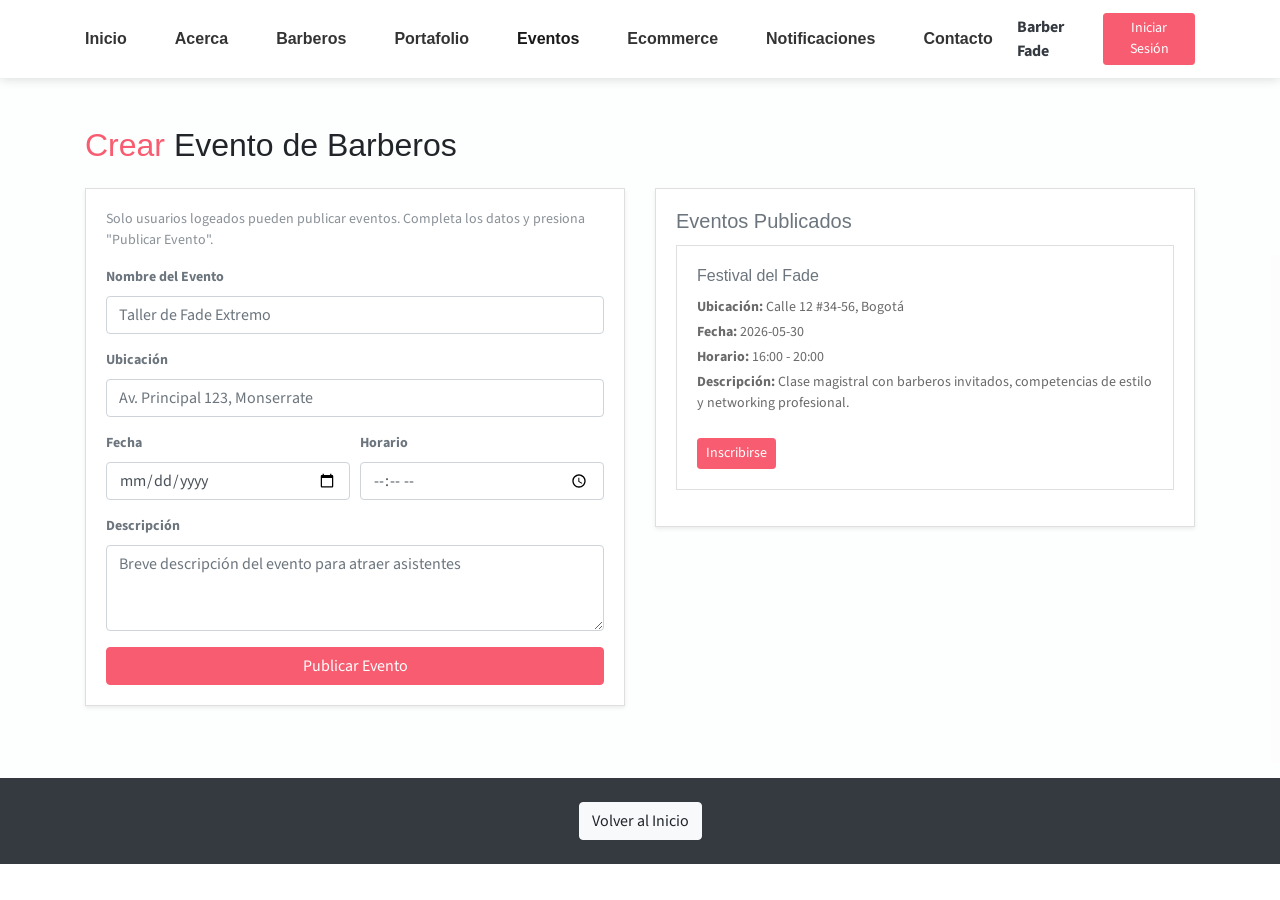
<file: eventos.html>
<!DOCTYPE html>
<html lang="en">

<head>
    <meta charset="utf-8">
    <meta name="viewport" content="width=device-width, initial-scale=1, shrink-to-fit=no">
    <meta name="description" content="Gestión de eventos - La Academia del Fade">
    <title>Eventos | La Academia del Fade</title>
    <link rel="stylesheet" href="assets/vendors/themify-icons/css/themify-icons.css">
    <link rel="stylesheet" href="assets/css/johndoe.css">
</head>

<body data-spy="scroll" data-target=".navbar" data-offset="40" id="home">

    <nav class="navbar sticky-top navbar-expand-lg navbar-light bg-white" data-spy="affix" data-offset-top="510">
        <div class="container">
            <button class="navbar-toggler ml-auto" type="button" data-toggle="collapse"
                data-target="#navbarSupportedContent" aria-controls="navbarSupportedContent" aria-expanded="false"
                aria-label="Toggle navigation">
                <span class="navbar-toggler-icon"></span>
            </button>
            <div class="collapse mt-sm-20 navbar-collapse" id="navbarSupportedContent">
                <ul class="navbar-nav mr-auto">
                    <li class="nav-item"><a href="index.html" class="nav-link">Inicio</a></li>
                    <li class="nav-item"><a href="index.html#about" class="nav-link">Acerca</a></li>
                    <li class="nav-item"><a href="index.html#resume" class="nav-link">Barberos</a></li>
                    <li class="nav-item"><a href="index.html#portfolio" class="nav-link">Portafolio</a></li>
                    <li class="nav-item active"><a href="eventos.html" class="nav-link">Eventos</a></li>
                    <li class="nav-item"><a href="ecommerce.html" class="nav-link">Ecommerce</a></li>
                    <li class="nav-item"><a href="notificaciones.html" class="nav-link">Notificaciones</a></li>
                    <li class="nav-item"><a href="index.html#contact" class="nav-link">Contacto</a></li>
                </ul>
                <ul class="navbar-nav ml-auto">
                    <li class="nav-item d-flex align-items-center">
                        <span class="font-weight-bold text-dark">Barber Fade</span>
                    </li>
                    <li class="nav-item ml-2"><a href="login.html" class="btn btn-danger btn-sm">Iniciar Sesión</a></li>
                </ul>
            </div>
        </div>
    </nav>



    <section class="section bg-custom-gray py-5">
        <div class="container">
            <h2 class="mb-4"><span class="text-danger">Crear</span> Evento de Barberos</h2>
            <div class="row">
                <div class="col-lg-6">
                    <div class="card mb-4 shadow-sm">
                        <div class="card-body">
                            <p class="text-muted">Solo usuarios logeados pueden publicar eventos. Completa los datos y
                                presiona "Publicar Evento".</p>
                            <form id="eventoForm" class="needs-validation" novalidate>
                                <div class="form-group">
                                    <label for="eventoNombre" class="font-weight-bold">Nombre del Evento</label>
                                    <input id="eventoNombre" type="text" class="form-control"
                                        placeholder="Taller de Fade Extremo" required>
                                    <div class="invalid-feedback">Ingresa el nombre del evento.</div>
                                </div>
                                <div class="form-group mt-3">
                                    <label for="eventoUbicacion" class="font-weight-bold">Ubicación</label>
                                    <input id="eventoUbicacion" type="text" class="form-control"
                                        placeholder="Av. Principal 123, Monserrate" required>
                                    <div class="invalid-feedback">Ingresa la ubicación.</div>
                                </div>
                                <div class="form-row mt-3">
                                    <div class="col">
                                        <label for="eventoFecha" class="font-weight-bold">Fecha</label>
                                        <input id="eventoFecha" type="date" class="form-control" required>
                                        <div class="invalid-feedback">Selecciona la fecha.</div>
                                    </div>
                                    <div class="col">
                                        <label for="eventoHora" class="font-weight-bold">Horario</label>
                                        <input id="eventoHora" type="time" class="form-control" required>
                                        <div class="invalid-feedback">Selecciona el horario.</div>
                                    </div>
                                </div>
                                <div class="form-group mt-3">
                                    <label for="eventoDescripcion" class="font-weight-bold">Descripción</label>
                                    <textarea id="eventoDescripcion" class="form-control" rows="3"
                                        placeholder="Breve descripción del evento para atraer asistentes"
                                        required></textarea>
                                    <div class="invalid-feedback">Agrega una descripción del evento.</div>
                                </div>
                                <button type="submit" class="btn btn-danger btn-block mt-3">Publicar Evento</button>
                            </form>
                        </div>
                    </div>
                </div>

                <div class="col-lg-6">
                    <div class="card mb-4 shadow-sm">
                        <div class="card-body">
                            <h5 class="card-title">Eventos Publicados</h5>
                            <div id="eventosList">
                                <div class="card mb-3">
                                    <div class="card-body">
                                        <h6 class="card-title">Festival del Fade</h6>
                                        <p class="card-text mb-1"><strong>Ubicación:</strong> Calle 12 #34-56, Bogotá
                                        </p>
                                        <p class="card-text mb-1"><strong>Fecha:</strong> 2026-05-30</p>
                                        <p class="card-text mb-1"><strong>Horario:</strong> 16:00 - 20:00</p>
                                        <p class="card-text"><strong>Descripción:</strong> Clase magistral con barberos
                                            invitados, competencias de estilo y networking profesional.</p>
                                        <a href="inscripcion.html?nombre=Festival%20del%20Fade&ubicacion=Calle%2012%20%2334-56%2C%20Bogot%C3%A1&fecha=2026-05-30&hora=16:00%20-%2020:00"
                                            class="btn btn-danger btn-sm mt-2">Inscribirse</a>
                                    </div>
                                </div>
                            </div>
                        </div>
                    </div>
                </div>
            </div>
        </div>
    </section>

    <section class="section bg-dark text-white py-4">
        <div class="container text-center">
            <a href="index.html" class="btn btn-light">Volver al Inicio</a>
        </div>
    </section>

    <script>
        document.addEventListener('DOMContentLoaded', function () {
            var form = document.getElementById('eventoForm');
            var lista = document.getElementById('eventosList');

            function crearCardEvento(evento) {
                var card = document.createElement('div');
                card.className = 'card mb-3';
                card.innerHTML =
                    '<div class="card-body">' +
                    '<h6 class="card-title">' + evento.nombre + '</h6>' +
                    '<p class="card-text mb-1"><strong>Ubicación:</strong> ' + evento.ubicacion + '</p>' +
                    '<p class="card-text mb-1"><strong>Fecha:</strong> ' + evento.fecha + '</p>' +
                    '<p class="card-text mb-1"><strong>Horario:</strong> ' + evento.hora + '</p>' +
                    '<p class="card-text"><strong>Descripción:</strong> ' + evento.descripcion + '</p>' +
                    '<button type="button" class="btn btn-danger btn-sm mt-2 btn-inscribirse" ' +
                    'data-nombre="' + evento.nombre + '" ' +
                    'data-ubicacion="' + evento.ubicacion + '" ' +
                    'data-fecha="' + evento.fecha + '" ' +
                    'data-hora="' + evento.hora + '">Inscribirse</button>' +
                    '</div>';
                return card;
            }

            form.addEventListener('submit', function (e) {
                e.preventDefault();
                if (!form.checkValidity()) {
                    form.classList.add('was-validated');
                    return;
                }

                var evento = {
                    nombre: document.getElementById('eventoNombre').value.trim(),
                    ubicacion: document.getElementById('eventoUbicacion').value.trim(),
                    fecha: document.getElementById('eventoFecha').value,
                    hora: document.getElementById('eventoHora').value,
                    descripcion: document.getElementById('eventoDescripcion').value.trim()
                };

                lista.insertBefore(crearCardEvento(evento), lista.firstChild);
                form.reset();
                form.classList.remove('was-validated');
                alert('Evento publicado con éxito.');
            });

            // Manejador para botones dinámicos "Inscribirse"
            lista.addEventListener('click', function (e) {
                if (e.target.matches('.btn-inscribirse')) {
                    var target = e.target;
                    var url = 'inscripcion.html?nombre=' + encodeURIComponent(target.dataset.nombre) +
                        '&ubicacion=' + encodeURIComponent(target.dataset.ubicacion) +
                        '&fecha=' + encodeURIComponent(target.dataset.fecha) +
                        '&hora=' + encodeURIComponent(target.dataset.hora);
                    window.location.href = url;
                }
            });
        });
        });
    </script>

</body>

</html>
</file>
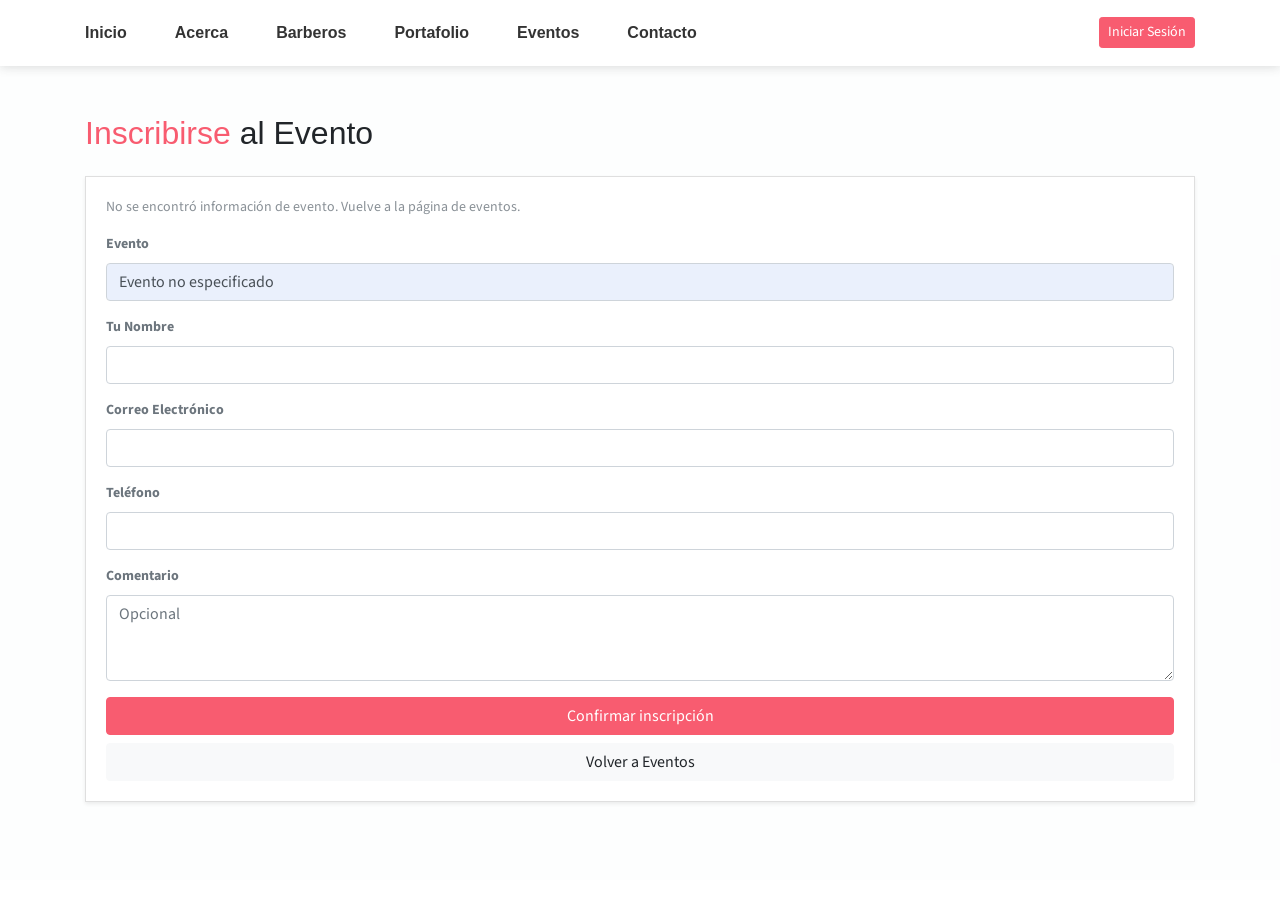
<file: inscripcion.html>
<!DOCTYPE html>
<html lang="es">

<head>
    <meta charset="utf-8">
    <meta name="viewport" content="width=device-width, initial-scale=1, shrink-to-fit=no">
    <meta name="description" content="Inscripción a eventos - La Academia del Fade">
    <title>Inscripción a Evento | La Academia del Fade</title>
    <link rel="stylesheet" href="assets/vendors/themify-icons/css/themify-icons.css">
    <link rel="stylesheet" href="assets/css/johndoe.css">
</head>

<body data-spy="scroll" data-target=".navbar" data-offset="40" id="home">

    <nav class="navbar sticky-top navbar-expand-lg navbar-light bg-white" data-spy="affix" data-offset-top="510">
        <div class="container">
            <button class="navbar-toggler ml-auto" type="button" data-toggle="collapse"
                data-target="#navbarSupportedContent" aria-controls="navbarSupportedContent" aria-expanded="false"
                aria-label="Toggle navigation">
                <span class="navbar-toggler-icon"></span>
            </button>
            <div class="collapse mt-sm-20 navbar-collapse" id="navbarSupportedContent">
                <ul class="navbar-nav mr-auto">
                    <li class="nav-item"><a href="index.html" class="nav-link">Inicio</a></li>
                    <li class="nav-item"><a href="index.html#about" class="nav-link">Acerca</a></li>
                    <li class="nav-item"><a href="index.html#resume" class="nav-link">Barberos</a></li>
                    <li class="nav-item"><a href="index.html#portfolio" class="nav-link">Portafolio</a></li>
                    <li class="nav-item"><a href="eventos.html" class="nav-link">Eventos</a></li>
                    <li class="nav-item"><a href="index.html#contact" class="nav-link">Contacto</a></li>
                </ul>
                <ul class="navbar-nav ml-auto">
                    <li class="nav-item ml-2"><a href="login.html" class="btn btn-danger btn-sm">Iniciar Sesión</a></li>
                </ul>
            </div>
        </div>
    </nav>

    <section class="section bg-custom-gray py-5">
        <div class="container">
            <h2 class="mb-4"><span class="text-danger">Inscribirse</span> al Evento</h2>
            <div class="card shadow-sm">
                <div class="card-body">
                    <p id="eventoInfo" class="text-muted">Cargando información del evento...</p>
                    <form id="inscripcionForm" class="needs-validation" novalidate>
                        <div class="form-group">
                            <label for="eventoNombre" class="font-weight-bold">Evento</label>
                            <input id="eventoNombre" type="text" class="form-control" readonly>
                        </div>
                        <div class="form-group mt-3">
                            <label for="nombrePersona" class="font-weight-bold">Tu Nombre</label>
                            <input id="nombrePersona" type="text" class="form-control" required>
                            <div class="invalid-feedback">Ingresa tu nombre.</div>
                        </div>
                        <div class="form-group mt-3">
                            <label for="emailPersona" class="font-weight-bold">Correo Electrónico</label>
                            <input id="emailPersona" type="email" class="form-control" required>
                            <div class="invalid-feedback">Ingresa un correo válido.</div>
                        </div>
                        <div class="form-group mt-3">
                            <label for="telefonoPersona" class="font-weight-bold">Teléfono</label>
                            <input id="telefonoPersona" type="tel" class="form-control" required>
                            <div class="invalid-feedback">Ingresa tu teléfono.</div>
                        </div>
                        <div class="form-group mt-3">
                            <label for="comentarioPersona" class="font-weight-bold">Comentario</label>
                            <textarea id="comentarioPersona" class="form-control" rows="3"
                                placeholder="Opcional"></textarea>
                        </div>
                        <button type="submit" class="btn btn-danger btn-block mt-3">Confirmar inscripción</button>
                    </form>
                    <a href="eventos.html" class="btn btn-light btn-block mt-2">Volver a Eventos</a>
                </div>
            </div>
        </div>
    </section>

    <script>
        function queryParam(param) {
            var search = window.location.search.substring(1);
            var params = new URLSearchParams(search);
            return params.get(param) || '';
        }

        var nombreEvento = queryParam('nombre');
        var ubicacion = queryParam('ubicacion');
        var fecha = queryParam('fecha');
        var hora = queryParam('hora');

        var eventoInfo = document.getElementById('eventoInfo');
        var eventoNombre = document.getElementById('eventoNombre');

        if (!nombreEvento) {
            eventoInfo.textContent = 'No se encontró información de evento. Vuelve a la página de eventos.';
            eventoNombre.value = 'Evento no especificado';
        } else {
            eventoNombre.value = decodeURIComponent(nombreEvento);
            eventoInfo.innerHTML = '<strong>Evento:</strong> ' + decodeURIComponent(nombreEvento) + '<br>' +
                '<strong>Ubicación:</strong> ' + decodeURIComponent(ubicacion) + '<br>' +
                '<strong>Fecha:</strong> ' + decodeURIComponent(fecha) + '<br>' +
                '<strong>Horario:</strong> ' + decodeURIComponent(hora);
        }

        var inscripcionForm = document.getElementById('inscripcionForm');
        inscripcionForm.addEventListener('submit', function (e) {
            e.preventDefault();
            if (!inscripcionForm.checkValidity()) {
                inscripcionForm.classList.add('was-validated');
                return;
            }

            alert('Inscripción realizada con éxito para: ' + decodeURIComponent(nombreEvento) + '.');
            inscripcionForm.reset();
            inscripcionForm.classList.remove('was-validated');
        });
    </script>

</body>

</html>
</file>
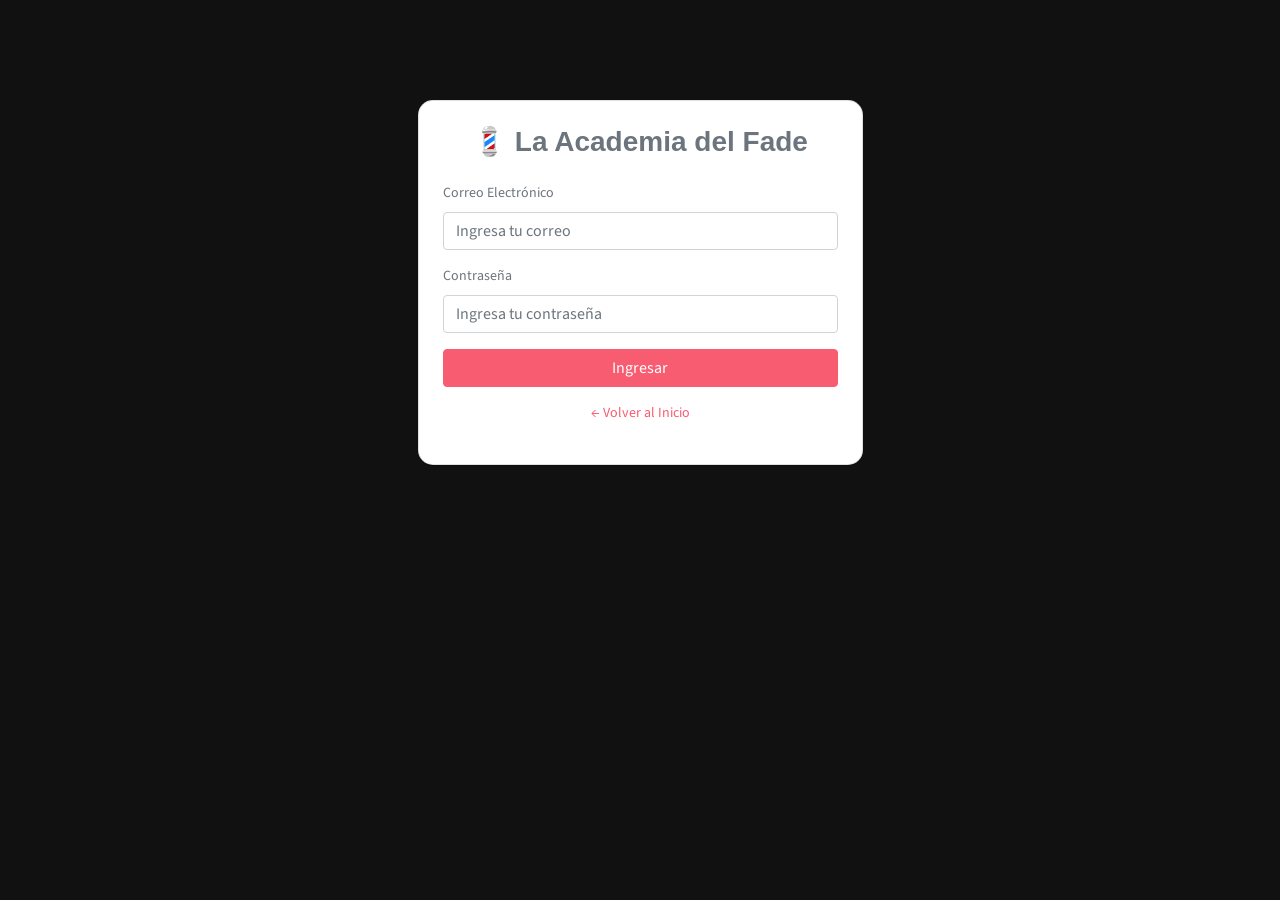
<file: login.html>
<!DOCTYPE html>
<html lang="es">
<head>
    <meta charset="UTF-8">
    <title>Login - La Academia del Fade</title>
    <meta name="viewport" content="width=device-width, initial-scale=1">

    <!-- Bootstrap -->
    <link rel="stylesheet" href="assets/css/johndoe.css">
    <link rel="stylesheet" href="assets/vendors/themify-icons/css/themify-icons.css">

    <style>
        body {
            background: #111;
        }

        .login-card {
            margin-top: 100px;
            border-radius: 15px;
        }

        .login-title {
            font-weight: bold;
        }
    </style>
</head>
<body>

<div class="container">
    <div class="row justify-content-center">
        <div class="col-md-5">
            <div class="card login-card shadow">
                <div class="card-body p-4">
                    
                    <h3 class="text-center login-title mb-4">
                        💈 La Academia del Fade
                    </h3>

                    <form id="loginForm">
                        <div class="form-group">
                            <label>Correo Electrónico</label>
                            <input type="email" class="form-control" id="email" placeholder="Ingresa tu correo" required>
                        </div>

                        <div class="form-group">
                            <label>Contraseña</label>
                            <input type="password" class="form-control" id="password" placeholder="Ingresa tu contraseña" required>
                        </div>

                        <button type="submit" class="btn btn-danger btn-block">
                            Ingresar
                        </button>

                        <div class="text-center mt-3">
                            <a href="index.html">← Volver al Inicio</a>
                        </div>
                    </form>

                    <div id="loginMessage" class="mt-3 text-center"></div>

                </div>
            </div>
        </div>
    </div>
</div>

<script>
document.getElementById("loginForm").addEventListener("submit", function(e) {
    e.preventDefault();

    var email = document.getElementById("email").value;
    var password = document.getElementById("password").value;
    var message = document.getElementById("loginMessage");

    // Usuario de prueba
    if(email === "admin@fade.com" && password === "123456") {
        message.innerHTML = "<span style='color:green;'>Bienvenido 💈🔥</span>";
    } else {
        message.innerHTML = "<span style='color:red;'>Correo o contraseña incorrectos</span>";
    }
});
</script>

</body>
</html>
</file>
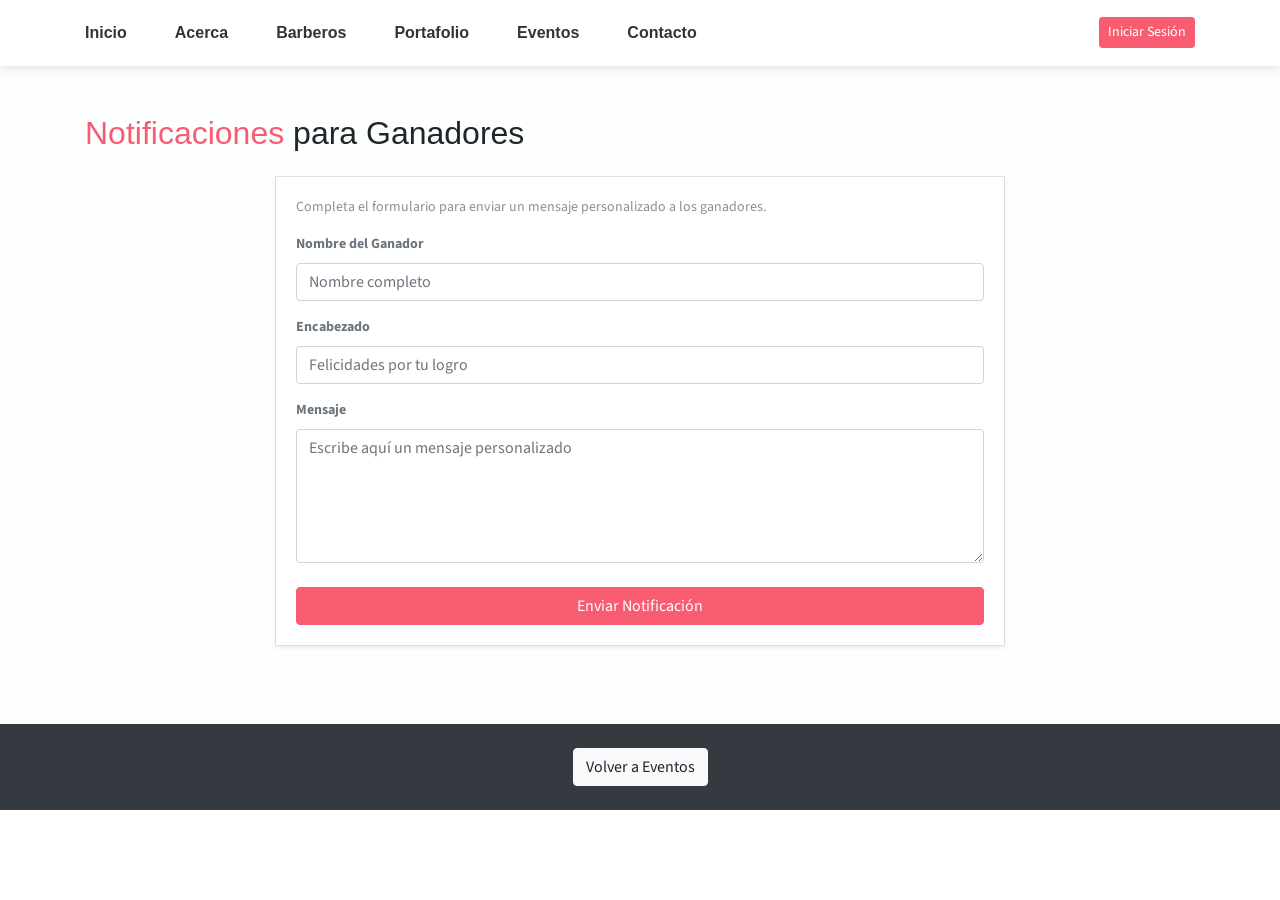
<file: notificaciones.html>
<!DOCTYPE html>
<html lang="es">

<head>
    <meta charset="utf-8">
    <meta name="viewport" content="width=device-width, initial-scale=1, shrink-to-fit=no">
    <meta name="description" content="Enviar notificaciones a ganadores - La Academia del Fade">
    <title>Notificaciones | La Academia del Fade</title>
    <link rel="stylesheet" href="assets/vendors/themify-icons/css/themify-icons.css">
    <link rel="stylesheet" href="assets/css/johndoe.css">
</head>

<body data-spy="scroll" data-target=".navbar" data-offset="40" id="home">

    <nav class="navbar sticky-top navbar-expand-lg navbar-light bg-white" data-spy="affix" data-offset-top="510">
        <div class="container">
            <button class="navbar-toggler ml-auto" type="button" data-toggle="collapse"
                data-target="#navbarSupportedContent" aria-controls="navbarSupportedContent" aria-expanded="false"
                aria-label="Toggle navigation">
                <span class="navbar-toggler-icon"></span>
            </button>
            <div class="collapse mt-sm-20 navbar-collapse" id="navbarSupportedContent">
                <ul class="navbar-nav mr-auto">
                    <li class="nav-item"><a href="index.html" class="nav-link">Inicio</a></li>
                    <li class="nav-item"><a href="index.html#about" class="nav-link">Acerca</a></li>
                    <li class="nav-item"><a href="index.html#resume" class="nav-link">Barberos</a></li>
                    <li class="nav-item"><a href="index.html#portfolio" class="nav-link">Portafolio</a></li>
                    <li class="nav-item"><a href="eventos.html" class="nav-link">Eventos</a></li>
                    <li class="nav-item"><a href="index.html#contact" class="nav-link">Contacto</a></li>
                </ul>
                <ul class="navbar-nav ml-auto">
                    <li class="nav-item ml-2"><a href="login.html" class="btn btn-danger btn-sm">Iniciar Sesión</a></li>
                </ul>
            </div>
        </div>
    </nav>

    <section class="section bg-custom-gray py-5">
        <div class="container">
            <h2 class="mb-4"><span class="text-danger">Notificaciones</span> para Ganadores</h2>
            <div class="row justify-content-center">
                <div class="col-lg-8">
                    <div class="card shadow-sm">
                        <div class="card-body">
                            <p class="text-muted">Completa el formulario para enviar un mensaje personalizado a los
                                ganadores.</p>
                            <form id="notificacionForm" class="needs-validation" novalidate>
                                <div class="form-group">
                                    <label for="ganadorNombre" class="font-weight-bold">Nombre del Ganador</label>
                                    <input id="ganadorNombre" type="text" class="form-control"
                                        placeholder="Nombre completo" required>
                                    <div class="invalid-feedback">Ingresa el nombre del ganador.</div>
                                </div>
                                <div class="form-group mt-3">
                                    <label for="encabezado" class="font-weight-bold">Encabezado</label>
                                    <input id="encabezado" type="text" class="form-control"
                                        placeholder="Felicidades por tu logro" required>
                                    <div class="invalid-feedback">Ingresa un encabezado.</div>
                                </div>
                                <div class="form-group mt-3">
                                    <label for="mensaje" class="font-weight-bold">Mensaje</label>
                                    <textarea id="mensaje" class="form-control" rows="5"
                                        placeholder="Escribe aquí un mensaje personalizado" required></textarea>
                                    <div class="invalid-feedback">Ingresa un mensaje.</div>
                                </div>
                                <button type="submit" class="btn btn-danger btn-block mt-4">Enviar Notificación</button>
                            </form>
                        </div>
                    </div>
                </div>
            </div>
        </div>
    </section>

    <section class="section bg-dark text-white py-4">
        <div class="container text-center">
            <a href="eventos.html" class="btn btn-light">Volver a Eventos</a>
        </div>
    </section>

    <script>
        document.getElementById('notificacionForm').addEventListener('submit', function (e) {
            e.preventDefault();

            if (!this.checkValidity()) {
                this.classList.add('was-validated');
                return;
            }

            var ganador = document.getElementById('ganadorNombre').value.trim();
            var encabezado = document.getElementById('encabezado').value.trim();
            var mensaje = document.getElementById('mensaje').value.trim();

            alert('Notificación preparada para ' + ganador + '\n\n' + encabezado + '\n' + mensaje);
            this.reset();
            this.classList.remove('was-validated');
        });
    </script>

</body>

</html>
</file>
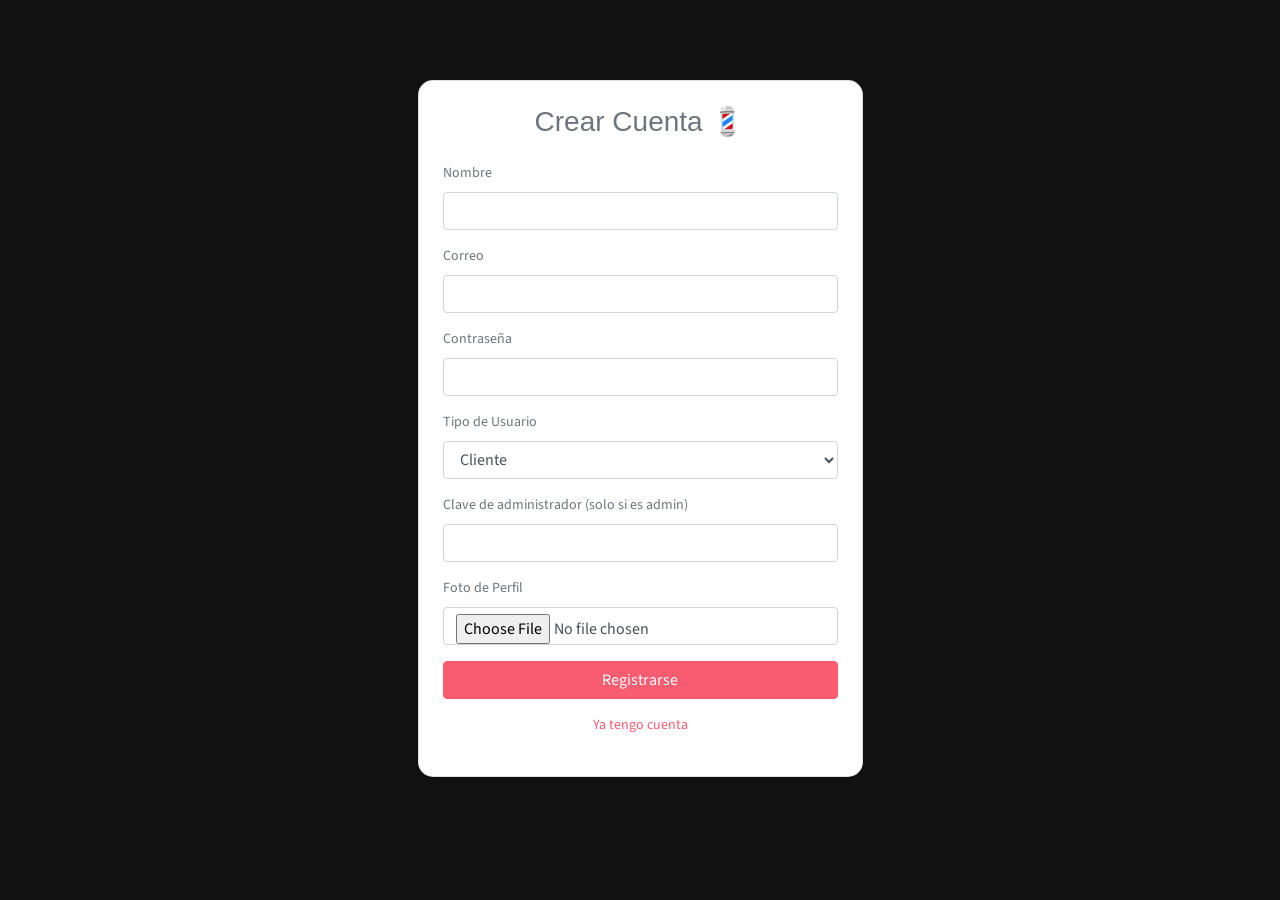
<file: Registro.html>
<!DOCTYPE html>
<html lang="es">
<head>
<meta charset="UTF-8">
<title>Registro - La Academia del Fade</title>

<link rel="stylesheet" href="assets/css/johndoe.css">

<style>

body{
    background:#111;
}

.registro-card{
    margin-top:80px;
    border-radius:15px;
}

</style>
</head>

<body>

<div class="container">
<div class="row justify-content-center">
<div class="col-md-5">

<div class="card registro-card shadow">
<div class="card-body p-4">

<h3 class="text-center mb-4">Crear Cuenta 💈</h3>

<form id="registroForm">

<div class="form-group">
<label>Nombre</label>
<input type="text" class="form-control" id="nombre" required>
</div>

<div class="form-group">
<label>Correo</label>
<input type="email" class="form-control" id="correo" required>
</div>

<div class="form-group">
<label>Contraseña</label>
<input type="password" class="form-control" id="password" required>
</div>

<div class="form-group">
<label>Tipo de Usuario</label>

<select class="form-control" id="tipoUsuario">
<option value="cliente">Cliente</option>
<option value="barbero">Barbero</option>
<option value="admin">Administrador</option>
</select>

</div>

<div class="form-group">
<label>Clave de administrador (solo si es admin)</label>
<input type="password" class="form-control" id="claveAdmin">
</div>

<div class="form-group">
<label>Foto de Perfil</label>
<input type="file" class="form-control" id="fotoPerfil" accept="image/*">
</div>

<button class="btn btn-danger btn-block">
Registrarse
</button>

<div class="text-center mt-3">
<a href="login.html">Ya tengo cuenta</a>
</div>

</form>

<div id="mensajeRegistro" class="mt-3 text-center"></div>

</div>
</div>

</div>
</div>
</div>


<script>

document.getElementById("registroForm").addEventListener("submit", function(e){

    e.preventDefault();

    var nombre = document.getElementById("nombre").value;
    var correo = document.getElementById("correo").value;
    var password = document.getElementById("password").value;
    var tipo = document.getElementById("tipoUsuario").value;
    var claveAdmin = document.getElementById("claveAdmin").value;
    var foto = document.getElementById("fotoPerfil").files[0];

    // validar clave admin
    if(tipo === "admin" && claveAdmin !== "admin123"){

        document.getElementById("mensajeRegistro").innerHTML =
        "<span style='color:red'>Clave de administrador incorrecta</span>";

        return;
    }

    function guardarUsuario(fotoBase64){

        var usuario = {

            nombre: nombre,
            correo: correo,
            password: password,
            tipo: tipo,
            foto: fotoBase64

        };

        localStorage.setItem("usuario", JSON.stringify(usuario));

        document.getElementById("mensajeRegistro").innerHTML =
        "<span style='color:green'>Cuenta creada correctamente ✔</span>";

        setTimeout(function(){

            window.location.href = "login.html";

        },1500);

    }

    if(foto){

        var reader = new FileReader();

        reader.onload = function(event){

            guardarUsuario(event.target.result);

        };

        reader.readAsDataURL(foto);

    }else{

        guardarUsuario("");

    }

});

</script>

</body>
</html>
</file>
<file: assets/vendors/themify-icons/css/themify-icons.css>
@font-face {
	font-family: 'themify';
	src:url("../fonts/themify.eot?-fvbane");
	src:url("../fonts/themify.eot?#iefix-fvbane") format("embedded-opentype"),
		url("../fonts/themify.woff?-fvbane") format("woff"),
		url("../fonts/themify.ttf?-fvbane") format("truetype"),
		url("../fonts/themify.svg?-fvbane#themify") format("svg");
	font-weight: normal;
	font-style: normal;
}

[class^="ti-"], [class*=" ti-"] {
	font-family: 'themify';
	speak: none;
	font-style: normal;
	font-weight: normal;
	font-variant: normal;
	text-transform: none;
	line-height: 1;

	/* Better Font Rendering =========== */
	-webkit-font-smoothing: antialiased;
	-moz-osx-font-smoothing: grayscale;
}

.ti-wand:before {
	content: "\e600";
}
.ti-volume:before {
	content: "\e601";
}
.ti-user:before {
	content: "\e602";
}
.ti-unlock:before {
	content: "\e603";
}
.ti-unlink:before {
	content: "\e604";
}
.ti-trash:before {
	content: "\e605";
}
.ti-thought:before {
	content: "\e606";
}
.ti-target:before {
	content: "\e607";
}
.ti-tag:before {
	content: "\e608";
}
.ti-tablet:before {
	content: "\e609";
}
.ti-star:before {
	content: "\e60a";
}
.ti-spray:before {
	content: "\e60b";
}
.ti-signal:before {
	content: "\e60c";
}
.ti-shopping-cart:before {
	content: "\e60d";
}
.ti-shopping-cart-full:before {
	content: "\e60e";
}
.ti-settings:before {
	content: "\e60f";
}
.ti-search:before {
	content: "\e610";
}
.ti-zoom-in:before {
	content: "\e611";
}
.ti-zoom-out:before {
	content: "\e612";
}
.ti-cut:before {
	content: "\e613";
}
.ti-ruler:before {
	content: "\e614";
}
.ti-ruler-pencil:before {
	content: "\e615";
}
.ti-ruler-alt:before {
	content: "\e616";
}
.ti-bookmark:before {
	content: "\e617";
}
.ti-bookmark-alt:before {
	content: "\e618";
}
.ti-reload:before {
	content: "\e619";
}
.ti-plus:before {
	content: "\e61a";
}
.ti-pin:before {
	content: "\e61b";
}
.ti-pencil:before {
	content: "\e61c";
}
.ti-pencil-alt:before {
	content: "\e61d";
}
.ti-paint-roller:before {
	content: "\e61e";
}
.ti-paint-bucket:before {
	content: "\e61f";
}
.ti-na:before {
	content: "\e620";
}
.ti-mobile:before {
	content: "\e621";
}
.ti-minus:before {
	content: "\e622";
}
.ti-medall:before {
	content: "\e623";
}
.ti-medall-alt:before {
	content: "\e624";
}
.ti-marker:before {
	content: "\e625";
}
.ti-marker-alt:before {
	content: "\e626";
}
.ti-arrow-up:before {
	content: "\e627";
}
.ti-arrow-right:before {
	content: "\e628";
}
.ti-arrow-left:before {
	content: "\e629";
}
.ti-arrow-down:before {
	content: "\e62a";
}
.ti-lock:before {
	content: "\e62b";
}
.ti-location-arrow:before {
	content: "\e62c";
}
.ti-link:before {
	content: "\e62d";
}
.ti-layout:before {
	content: "\e62e";
}
.ti-layers:before {
	content: "\e62f";
}
.ti-layers-alt:before {
	content: "\e630";
}
.ti-key:before {
	content: "\e631";
}
.ti-import:before {
	content: "\e632";
}
.ti-image:before {
	content: "\e633";
}
.ti-heart:before {
	content: "\e634";
}
.ti-heart-broken:before {
	content: "\e635";
}
.ti-hand-stop:before {
	content: "\e636";
}
.ti-hand-open:before {
	content: "\e637";
}
.ti-hand-drag:before {
	content: "\e638";
}
.ti-folder:before {
	content: "\e639";
}
.ti-flag:before {
	content: "\e63a";
}
.ti-flag-alt:before {
	content: "\e63b";
}
.ti-flag-alt-2:before {
	content: "\e63c";
}
.ti-eye:before {
	content: "\e63d";
}
.ti-export:before {
	content: "\e63e";
}
.ti-exchange-vertical:before {
	content: "\e63f";
}
.ti-desktop:before {
	content: "\e640";
}
.ti-cup:before {
	content: "\e641";
}
.ti-crown:before {
	content: "\e642";
}
.ti-comments:before {
	content: "\e643";
}
.ti-comment:before {
	content: "\e644";
}
.ti-comment-alt:before {
	content: "\e645";
}
.ti-close:before {
	content: "\e646";
}
.ti-clip:before {
	content: "\e647";
}
.ti-angle-up:before {
	content: "\e648";
}
.ti-angle-right:before {
	content: "\e649";
}
.ti-angle-left:before {
	content: "\e64a";
}
.ti-angle-down:before {
	content: "\e64b";
}
.ti-check:before {
	content: "\e64c";
}
.ti-check-box:before {
	content: "\e64d";
}
.ti-camera:before {
	content: "\e64e";
}
.ti-announcement:before {
	content: "\e64f";
}
.ti-brush:before {
	content: "\e650";
}
.ti-briefcase:before {
	content: "\e651";
}
.ti-bolt:before {
	content: "\e652";
}
.ti-bolt-alt:before {
	content: "\e653";
}
.ti-blackboard:before {
	content: "\e654";
}
.ti-bag:before {
	content: "\e655";
}
.ti-move:before {
	content: "\e656";
}
.ti-arrows-vertical:before {
	content: "\e657";
}
.ti-arrows-horizontal:before {
	content: "\e658";
}
.ti-fullscreen:before {
	content: "\e659";
}
.ti-arrow-top-right:before {
	content: "\e65a";
}
.ti-arrow-top-left:before {
	content: "\e65b";
}
.ti-arrow-circle-up:before {
	content: "\e65c";
}
.ti-arrow-circle-right:before {
	content: "\e65d";
}
.ti-arrow-circle-left:before {
	content: "\e65e";
}
.ti-arrow-circle-down:before {
	content: "\e65f";
}
.ti-angle-double-up:before {
	content: "\e660";
}
.ti-angle-double-right:before {
	content: "\e661";
}
.ti-angle-double-left:before {
	content: "\e662";
}
.ti-angle-double-down:before {
	content: "\e663";
}
.ti-zip:before {
	content: "\e664";
}
.ti-world:before {
	content: "\e665";
}
.ti-wheelchair:before {
	content: "\e666";
}
.ti-view-list:before {
	content: "\e667";
}
.ti-view-list-alt:before {
	content: "\e668";
}
.ti-view-grid:before {
	content: "\e669";
}
.ti-uppercase:before {
	content: "\e66a";
}
.ti-upload:before {
	content: "\e66b";
}
.ti-underline:before {
	content: "\e66c";
}
.ti-truck:before {
	content: "\e66d";
}
.ti-timer:before {
	content: "\e66e";
}
.ti-ticket:before {
	content: "\e66f";
}
.ti-thumb-up:before {
	content: "\e670";
}
.ti-thumb-down:before {
	content: "\e671";
}
.ti-text:before {
	content: "\e672";
}
.ti-stats-up:before {
	content: "\e673";
}
.ti-stats-down:before {
	content: "\e674";
}
.ti-split-v:before {
	content: "\e675";
}
.ti-split-h:before {
	content: "\e676";
}
.ti-smallcap:before {
	content: "\e677";
}
.ti-shine:before {
	content: "\e678";
}
.ti-shift-right:before {
	content: "\e679";
}
.ti-shift-left:before {
	content: "\e67a";
}
.ti-shield:before {
	content: "\e67b";
}
.ti-notepad:before {
	content: "\e67c";
}
.ti-server:before {
	content: "\e67d";
}
.ti-quote-right:before {
	content: "\e67e";
}
.ti-quote-left:before {
	content: "\e67f";
}
.ti-pulse:before {
	content: "\e680";
}
.ti-printer:before {
	content: "\e681";
}
.ti-power-off:before {
	content: "\e682";
}
.ti-plug:before {
	content: "\e683";
}
.ti-pie-chart:before {
	content: "\e684";
}
.ti-paragraph:before {
	content: "\e685";
}
.ti-panel:before {
	content: "\e686";
}
.ti-package:before {
	content: "\e687";
}
.ti-music:before {
	content: "\e688";
}
.ti-music-alt:before {
	content: "\e689";
}
.ti-mouse:before {
	content: "\e68a";
}
.ti-mouse-alt:before {
	content: "\e68b";
}
.ti-money:before {
	content: "\e68c";
}
.ti-microphone:before {
	content: "\e68d";
}
.ti-menu:before {
	content: "\e68e";
}
.ti-menu-alt:before {
	content: "\e68f";
}
.ti-map:before {
	content: "\e690";
}
.ti-map-alt:before {
	content: "\e691";
}
.ti-loop:before {
	content: "\e692";
}
.ti-location-pin:before {
	content: "\e693";
}
.ti-list:before {
	content: "\e694";
}
.ti-light-bulb:before {
	content: "\e695";
}
.ti-Italic:before {
	content: "\e696";
}
.ti-info:before {
	content: "\e697";
}
.ti-infinite:before {
	content: "\e698";
}
.ti-id-badge:before {
	content: "\e699";
}
.ti-hummer:before {
	content: "\e69a";
}
.ti-home:before {
	content: "\e69b";
}
.ti-help:before {
	content: "\e69c";
}
.ti-headphone:before {
	content: "\e69d";
}
.ti-harddrives:before {
	content: "\e69e";
}
.ti-harddrive:before {
	content: "\e69f";
}
.ti-gift:before {
	content: "\e6a0";
}
.ti-game:before {
	content: "\e6a1";
}
.ti-filter:before {
	content: "\e6a2";
}
.ti-files:before {
	content: "\e6a3";
}
.ti-file:before {
	content: "\e6a4";
}
.ti-eraser:before {
	content: "\e6a5";
}
.ti-envelope:before {
	content: "\e6a6";
}
.ti-download:before {
	content: "\e6a7";
}
.ti-direction:before {
	content: "\e6a8";
}
.ti-direction-alt:before {
	content: "\e6a9";
}
.ti-dashboard:before {
	content: "\e6aa";
}
.ti-control-stop:before {
	content: "\e6ab";
}
.ti-control-shuffle:before {
	content: "\e6ac";
}
.ti-control-play:before {
	content: "\e6ad";
}
.ti-control-pause:before {
	content: "\e6ae";
}
.ti-control-forward:before {
	content: "\e6af";
}
.ti-control-backward:before {
	content: "\e6b0";
}
.ti-cloud:before {
	content: "\e6b1";
}
.ti-cloud-up:before {
	content: "\e6b2";
}
.ti-cloud-down:before {
	content: "\e6b3";
}
.ti-clipboard:before {
	content: "\e6b4";
}
.ti-car:before {
	content: "\e6b5";
}
.ti-calendar:before {
	content: "\e6b6";
}
.ti-book:before {
	content: "\e6b7";
}
.ti-bell:before {
	content: "\e6b8";
}
.ti-basketball:before {
	content: "\e6b9";
}
.ti-bar-chart:before {
	content: "\e6ba";
}
.ti-bar-chart-alt:before {
	content: "\e6bb";
}
.ti-back-right:before {
	content: "\e6bc";
}
.ti-back-left:before {
	content: "\e6bd";
}
.ti-arrows-corner:before {
	content: "\e6be";
}
.ti-archive:before {
	content: "\e6bf";
}
.ti-anchor:before {
	content: "\e6c0";
}
.ti-align-right:before {
	content: "\e6c1";
}
.ti-align-left:before {
	content: "\e6c2";
}
.ti-align-justify:before {
	content: "\e6c3";
}
.ti-align-center:before {
	content: "\e6c4";
}
.ti-alert:before {
	content: "\e6c5";
}
.ti-alarm-clock:before {
	content: "\e6c6";
}
.ti-agenda:before {
	content: "\e6c7";
}
.ti-write:before {
	content: "\e6c8";
}
.ti-window:before {
	content: "\e6c9";
}
.ti-widgetized:before {
	content: "\e6ca";
}
.ti-widget:before {
	content: "\e6cb";
}
.ti-widget-alt:before {
	content: "\e6cc";
}
.ti-wallet:before {
	content: "\e6cd";
}
.ti-video-clapper:before {
	content: "\e6ce";
}
.ti-video-camera:before {
	content: "\e6cf";
}
.ti-vector:before {
	content: "\e6d0";
}
.ti-themify-logo:before {
	content: "\e6d1";
}
.ti-themify-favicon:before {
	content: "\e6d2";
}
.ti-themify-favicon-alt:before {
	content: "\e6d3";
}
.ti-support:before {
	content: "\e6d4";
}
.ti-stamp:before {
	content: "\e6d5";
}
.ti-split-v-alt:before {
	content: "\e6d6";
}
.ti-slice:before {
	content: "\e6d7";
}
.ti-shortcode:before {
	content: "\e6d8";
}
.ti-shift-right-alt:before {
	content: "\e6d9";
}
.ti-shift-left-alt:before {
	content: "\e6da";
}
.ti-ruler-alt-2:before {
	content: "\e6db";
}
.ti-receipt:before {
	content: "\e6dc";
}
.ti-pin2:before {
	content: "\e6dd";
}
.ti-pin-alt:before {
	content: "\e6de";
}
.ti-pencil-alt2:before {
	content: "\e6df";
}
.ti-palette:before {
	content: "\e6e0";
}
.ti-more:before {
	content: "\e6e1";
}
.ti-more-alt:before {
	content: "\e6e2";
}
.ti-microphone-alt:before {
	content: "\e6e3";
}
.ti-magnet:before {
	content: "\e6e4";
}
.ti-line-double:before {
	content: "\e6e5";
}
.ti-line-dotted:before {
	content: "\e6e6";
}
.ti-line-dashed:before {
	content: "\e6e7";
}
.ti-layout-width-full:before {
	content: "\e6e8";
}
.ti-layout-width-default:before {
	content: "\e6e9";
}
.ti-layout-width-default-alt:before {
	content: "\e6ea";
}
.ti-layout-tab:before {
	content: "\e6eb";
}
.ti-layout-tab-window:before {
	content: "\e6ec";
}
.ti-layout-tab-v:before {
	content: "\e6ed";
}
.ti-layout-tab-min:before {
	content: "\e6ee";
}
.ti-layout-slider:before {
	content: "\e6ef";
}
.ti-layout-slider-alt:before {
	content: "\e6f0";
}
.ti-layout-sidebar-right:before {
	content: "\e6f1";
}
.ti-layout-sidebar-none:before {
	content: "\e6f2";
}
.ti-layout-sidebar-left:before {
	content: "\e6f3";
}
.ti-layout-placeholder:before {
	content: "\e6f4";
}
.ti-layout-menu:before {
	content: "\e6f5";
}
.ti-layout-menu-v:before {
	content: "\e6f6";
}
.ti-layout-menu-separated:before {
	content: "\e6f7";
}
.ti-layout-menu-full:before {
	content: "\e6f8";
}
.ti-layout-media-right-alt:before {
	content: "\e6f9";
}
.ti-layout-media-right:before {
	content: "\e6fa";
}
.ti-layout-media-overlay:before {
	content: "\e6fb";
}
.ti-layout-media-overlay-alt:before {
	content: "\e6fc";
}
.ti-layout-media-overlay-alt-2:before {
	content: "\e6fd";
}
.ti-layout-media-left-alt:before {
	content: "\e6fe";
}
.ti-layout-media-left:before {
	content: "\e6ff";
}
.ti-layout-media-center-alt:before {
	content: "\e700";
}
.ti-layout-media-center:before {
	content: "\e701";
}
.ti-layout-list-thumb:before {
	content: "\e702";
}
.ti-layout-list-thumb-alt:before {
	content: "\e703";
}
.ti-layout-list-post:before {
	content: "\e704";
}
.ti-layout-list-large-image:before {
	content: "\e705";
}
.ti-layout-line-solid:before {
	content: "\e706";
}
.ti-layout-grid4:before {
	content: "\e707";
}
.ti-layout-grid3:before {
	content: "\e708";
}
.ti-layout-grid2:before {
	content: "\e709";
}
.ti-layout-grid2-thumb:before {
	content: "\e70a";
}
.ti-layout-cta-right:before {
	content: "\e70b";
}
.ti-layout-cta-left:before {
	content: "\e70c";
}
.ti-layout-cta-center:before {
	content: "\e70d";
}
.ti-layout-cta-btn-right:before {
	content: "\e70e";
}
.ti-layout-cta-btn-left:before {
	content: "\e70f";
}
.ti-layout-column4:before {
	content: "\e710";
}
.ti-layout-column3:before {
	content: "\e711";
}
.ti-layout-column2:before {
	content: "\e712";
}
.ti-layout-accordion-separated:before {
	content: "\e713";
}
.ti-layout-accordion-merged:before {
	content: "\e714";
}
.ti-layout-accordion-list:before {
	content: "\e715";
}
.ti-ink-pen:before {
	content: "\e716";
}
.ti-info-alt:before {
	content: "\e717";
}
.ti-help-alt:before {
	content: "\e718";
}
.ti-headphone-alt:before {
	content: "\e719";
}
.ti-hand-point-up:before {
	content: "\e71a";
}
.ti-hand-point-right:before {
	content: "\e71b";
}
.ti-hand-point-left:before {
	content: "\e71c";
}
.ti-hand-point-down:before {
	content: "\e71d";
}
.ti-gallery:before {
	content: "\e71e";
}
.ti-face-smile:before {
	content: "\e71f";
}
.ti-face-sad:before {
	content: "\e720";
}
.ti-credit-card:before {
	content: "\e721";
}
.ti-control-skip-forward:before {
	content: "\e722";
}
.ti-control-skip-backward:before {
	content: "\e723";
}
.ti-control-record:before {
	content: "\e724";
}
.ti-control-eject:before {
	content: "\e725";
}
.ti-comments-smiley:before {
	content: "\e726";
}
.ti-brush-alt:before {
	content: "\e727";
}
.ti-youtube:before {
	content: "\e728";
}
.ti-vimeo:before {
	content: "\e729";
}
.ti-twitter:before {
	content: "\e72a";
}
.ti-time:before {
	content: "\e72b";
}
.ti-tumblr:before {
	content: "\e72c";
}
.ti-skype:before {
	content: "\e72d";
}
.ti-share:before {
	content: "\e72e";
}
.ti-share-alt:before {
	content: "\e72f";
}
.ti-rocket:before {
	content: "\e730";
}
.ti-pinterest:before {
	content: "\e731";
}
.ti-new-window:before {
	content: "\e732";
}
.ti-microsoft:before {
	content: "\e733";
}
.ti-list-ol:before {
	content: "\e734";
}
.ti-linkedin:before {
	content: "\e735";
}
.ti-layout-sidebar-2:before {
	content: "\e736";
}
.ti-layout-grid4-alt:before {
	content: "\e737";
}
.ti-layout-grid3-alt:before {
	content: "\e738";
}
.ti-layout-grid2-alt:before {
	content: "\e739";
}
.ti-layout-column4-alt:before {
	content: "\e73a";
}
.ti-layout-column3-alt:before {
	content: "\e73b";
}
.ti-layout-column2-alt:before {
	content: "\e73c";
}
.ti-instagram:before {
	content: "\e73d";
}
.ti-google:before {
	content: "\e73e";
}
.ti-github:before {
	content: "\e73f";
}
.ti-flickr:before {
	content: "\e740";
}
.ti-facebook:before {
	content: "\e741";
}
.ti-dropbox:before {
	content: "\e742";
}
.ti-dribbble:before {
	content: "\e743";
}
.ti-apple:before {
	content: "\e744";
}
.ti-android:before {
	content: "\e745";
}
.ti-save:before {
	content: "\e746";
}
.ti-save-alt:before {
	content: "\e747";
}
.ti-yahoo:before {
	content: "\e748";
}
.ti-wordpress:before {
	content: "\e749";
}
.ti-vimeo-alt:before {
	content: "\e74a";
}
.ti-twitter-alt:before {
	content: "\e74b";
}
.ti-tumblr-alt:before {
	content: "\e74c";
}
.ti-trello:before {
	content: "\e74d";
}
.ti-stack-overflow:before {
	content: "\e74e";
}
.ti-soundcloud:before {
	content: "\e74f";
}
.ti-sharethis:before {
	content: "\e750";
}
.ti-sharethis-alt:before {
	content: "\e751";
}
.ti-reddit:before {
	content: "\e752";
}
.ti-pinterest-alt:before {
	content: "\e753";
}
.ti-microsoft-alt:before {
	content: "\e754";
}
.ti-linux:before {
	content: "\e755";
}
.ti-jsfiddle:before {
	content: "\e756";
}
.ti-joomla:before {
	content: "\e757";
}
.ti-html5:before {
	content: "\e758";
}
.ti-flickr-alt:before {
	content: "\e759";
}
.ti-email:before {
	content: "\e75a";
}
.ti-drupal:before {
	content: "\e75b";
}
.ti-dropbox-alt:before {
	content: "\e75c";
}
.ti-css3:before {
	content: "\e75d";
}
.ti-rss:before {
	content: "\e75e";
}
.ti-rss-alt:before {
	content: "\e75f";
}
</file>
<file: assets/css/johndoe.css>
@charset "UTF-8";
/*!
=========================================================
* JohnDoe Landing page
=========================================================

* Copyright: 2019 DevCRUD (https://devcrud.com)
* Licensed: (https://devcrud.com/licenses)
* Coded by www.devcrud.com

=========================================================

* The above copyright notice and this permission notice shall be included in all copies or substantial portions of the Software.
*/
@import url("https://fonts.googleapis.com/css?family=Source+Sans+Pro:200,200i,300,300i,400,400i,600,600i,700,700i,900,900i&display=swap");
:root {
  --blue: #79A9F5;
  --indigo: #C45F90;
  --purple: #A16AE8;
  --pink: #FC8BC0;
  --red: #F85C70;
  --orange: #FF8882;
  --yellow: #FAD02C;
  --green: #A3C14A;
  --teal: #20c997;
  --cyan: #47D8E0;
  --white: #fff;
  --gray: #6c757d;
  --gray-dark: #343a40;
  --primary: #F85C70;
  --secondary: #6c757d;
  --success: #A3C14A;
  --info: #47D8E0;
  --warning: #FF8882;
  --danger: #F85C70;
  --light: #f8f9fa;
  --dark: #343a40;
  --breakpoint-xs: 0;
  --breakpoint-sm: 576px;
  --breakpoint-md: 768px;
  --breakpoint-lg: 992px;
  --breakpoint-xl: 1200px;
  --font-family-sans-serif: "Source Sans Pro", sans-serif;
  --font-family-monospace: SFMono-Regular, Menlo, Monaco, Consolas, "Liberation Mono", "Courier New", monospace;
}

*,
*::before,
*::after {
  box-sizing: border-box;
}

html {
  font-family: sans-serif;
  line-height: 1.15;
  -webkit-text-size-adjust: 100%;
  -webkit-tap-highlight-color: rgba(0, 0, 0, 0);
}

article, aside, figcaption, figure, footer, header, hgroup, main, nav, section {
  display: block;
}

body {
  margin: 0;
  font-family: "Source Sans Pro", sans-serif;
  font-size: 1rem;
  font-weight: 400;
  line-height: 1.5;
  color: #212529;
  text-align: left;
  background-color: #fff;
}

[tabindex="-1"]:focus {
  outline: 0 !important;
}

hr {
  box-sizing: content-box;
  height: 0;
  overflow: visible;
}

h1, h2, h3, h4, h5, h6 {
  margin-top: 0;
  margin-bottom: 0.5rem;
}

p {
  margin-top: 0;
  margin-bottom: 1rem;
}

abbr[title],
abbr[data-original-title] {
  text-decoration: underline;
  -webkit-text-decoration: underline dotted;
          text-decoration: underline dotted;
  cursor: help;
  border-bottom: 0;
  -webkit-text-decoration-skip-ink: none;
          text-decoration-skip-ink: none;
}

address {
  margin-bottom: 1rem;
  font-style: normal;
  line-height: inherit;
}

ol,
ul,
dl {
  margin-top: 0;
  margin-bottom: 1rem;
}

ol ol,
ul ul,
ol ul,
ul ol {
  margin-bottom: 0;
}

dt {
  font-weight: 700;
}

dd {
  margin-bottom: .5rem;
  margin-left: 0;
}

blockquote {
  margin: 0 0 1rem;
}

b,
strong {
  font-weight: bolder;
}

small {
  font-size: 80%;
}

sub,
sup {
  position: relative;
  font-size: 75%;
  line-height: 0;
  vertical-align: baseline;
}

sub {
  bottom: -.25em;
}

sup {
  top: -.5em;
}

a {
  color: #F85C70;
  text-decoration: none;
  background-color: transparent;
}

a:hover {
  color: #f51330;
  text-decoration: none;
}

a:not([href]):not([tabindex]) {
  color: inherit;
  text-decoration: none;
}

a:not([href]):not([tabindex]):hover, a:not([href]):not([tabindex]):focus {
  color: inherit;
  text-decoration: none;
}

a:not([href]):not([tabindex]):focus {
  outline: 0;
}

pre,
code,
kbd,
samp {
  font-family: SFMono-Regular, Menlo, Monaco, Consolas, "Liberation Mono", "Courier New", monospace;
  font-size: 1em;
}

pre {
  margin-top: 0;
  margin-bottom: 1rem;
  overflow: auto;
}

figure {
  margin: 0 0 1rem;
}

img {
  vertical-align: middle;
  border-style: none;
}

svg {
  overflow: hidden;
  vertical-align: middle;
}

table {
  border-collapse: collapse;
}

caption {
  padding-top: 0.75rem;
  padding-bottom: 0.75rem;
  color: #6c757d;
  text-align: left;
  caption-side: bottom;
}

th {
  text-align: inherit;
}

label {
  display: inline-block;
  margin-bottom: 0.5rem;
}

button {
  border-radius: 0;
}

button:focus {
  outline: 1px dotted;
  outline: 5px auto -webkit-focus-ring-color;
}

input,
button,
select,
optgroup,
textarea {
  margin: 0;
  font-family: inherit;
  font-size: inherit;
  line-height: inherit;
}

button,
input {
  overflow: visible;
}

button,
select {
  text-transform: none;
}

select {
  word-wrap: normal;
}

button,
[type="button"],
[type="reset"],
[type="submit"] {
  -webkit-appearance: button;
}

button:not(:disabled),
[type="button"]:not(:disabled),
[type="reset"]:not(:disabled),
[type="submit"]:not(:disabled) {
  cursor: pointer;
}

button::-moz-focus-inner,
[type="button"]::-moz-focus-inner,
[type="reset"]::-moz-focus-inner,
[type="submit"]::-moz-focus-inner {
  padding: 0;
  border-style: none;
}

input[type="radio"],
input[type="checkbox"] {
  box-sizing: border-box;
  padding: 0;
}

input[type="date"],
input[type="time"],
input[type="datetime-local"],
input[type="month"] {
  -webkit-appearance: listbox;
}

textarea {
  overflow: auto;
  resize: vertical;
}

fieldset {
  min-width: 0;
  padding: 0;
  margin: 0;
  border: 0;
}

legend {
  display: block;
  width: 100%;
  max-width: 100%;
  padding: 0;
  margin-bottom: .5rem;
  font-size: 1.5rem;
  line-height: inherit;
  color: inherit;
  white-space: normal;
}

progress {
  vertical-align: baseline;
}

[type="number"]::-webkit-inner-spin-button,
[type="number"]::-webkit-outer-spin-button {
  height: auto;
}

[type="search"] {
  outline-offset: -2px;
  -webkit-appearance: none;
}

[type="search"]::-webkit-search-decoration {
  -webkit-appearance: none;
}

::-webkit-file-upload-button {
  font: inherit;
  -webkit-appearance: button;
}

output {
  display: inline-block;
}

summary {
  display: list-item;
  cursor: pointer;
}

template {
  display: none;
}

[hidden] {
  display: none !important;
}

h1, h2, h3, h4, h5, h6,
.h1, .h2, .h3, .h4, .h5, .h6 {
  margin-bottom: 0.5rem;
  font-family: "Dosis", sans-serif;
  font-weight: 500;
  line-height: 1.2;
}

h1, .h1 {
  font-size: 2.5rem;
}

h2, .h2 {
  font-size: 2rem;
}

h3, .h3 {
  font-size: 1.75rem;
}

h4, .h4 {
  font-size: 1.5rem;
}

h5, .h5 {
  font-size: 1.25rem;
}

h6, .h6 {
  font-size: 1rem;
}

.lead {
  font-size: 1.25rem;
  font-weight: 300;
}

.display-1 {
  font-size: 6rem;
  font-weight: 300;
  line-height: 1.2;
}

.display-2 {
  font-size: 5.5rem;
  font-weight: 300;
  line-height: 1.2;
}

.display-3 {
  font-size: 4.5rem;
  font-weight: 300;
  line-height: 1.2;
}

.display-4 {
  font-size: 3.5rem;
  font-weight: 300;
  line-height: 1.2;
}

hr {
  margin-top: 1rem;
  margin-bottom: 1rem;
  border: 0;
  border-top: 1px solid rgba(0, 0, 0, 0.1);
}

small,
.small {
  font-size: 80%;
  font-weight: 400;
}

mark,
.mark {
  padding: 0.2em;
  background-color: #fcf8e3;
}

.list-unstyled {
  padding-left: 0;
  list-style: none;
}

.list-inline {
  padding-left: 0;
  list-style: none;
}

.list-inline-item {
  display: inline-block;
}

.list-inline-item:not(:last-child) {
  margin-right: 0.5rem;
}

.initialism {
  font-size: 90%;
  text-transform: uppercase;
}

.blockquote {
  margin-bottom: 1rem;
  font-size: 1.25rem;
}

.blockquote-footer {
  display: block;
  font-size: 80%;
  color: #6c757d;
}

.blockquote-footer::before {
  content: "\2014\00A0";
}

.img-fluid {
  max-width: 100%;
  height: auto;
}

.img-thumbnail {
  padding: 0.25rem;
  background-color: #fff;
  border: 1px solid #dee2e6;
  border-radius: 0.25rem;
  max-width: 100%;
  height: auto;
}

.figure {
  display: inline-block;
}

.figure-img {
  margin-bottom: 0.5rem;
  line-height: 1;
}

.figure-caption {
  font-size: 90%;
  color: #6c757d;
}

code {
  font-size: 87.5%;
  color: #FC8BC0;
  word-break: break-word;
}

a > code {
  color: inherit;
}

kbd {
  padding: 0.2rem 0.4rem;
  font-size: 87.5%;
  color: #fff;
  background-color: #212529;
  border-radius: 0.2rem;
}

kbd kbd {
  padding: 0;
  font-size: 100%;
  font-weight: 700;
}

pre {
  display: block;
  font-size: 87.5%;
  color: #212529;
}

pre code {
  font-size: inherit;
  color: inherit;
  word-break: normal;
}

.pre-scrollable {
  max-height: 340px;
  overflow-y: scroll;
}

.container {
  width: 100%;
  padding-right: 15px;
  padding-left: 15px;
  margin-right: auto;
  margin-left: auto;
}

@media (min-width: 576px) {
  .container {
    max-width: 540px;
  }
}

@media (min-width: 768px) {
  .container {
    max-width: 720px;
  }
}

@media (min-width: 992px) {
  .container {
    max-width: 960px;
  }
}

@media (min-width: 1200px) {
  .container {
    max-width: 1140px;
  }
}

.container-fluid {
  width: 100%;
  padding-right: 15px;
  padding-left: 15px;
  margin-right: auto;
  margin-left: auto;
}

.row {
  display: -webkit-box;
  display: -webkit-flex;
  display: -ms-flexbox;
  display: flex;
  -webkit-flex-wrap: wrap;
      -ms-flex-wrap: wrap;
          flex-wrap: wrap;
  margin-right: -15px;
  margin-left: -15px;
}

.no-gutters {
  margin-right: 0;
  margin-left: 0;
}

.no-gutters > .col,
.no-gutters > [class*="col-"] {
  padding-right: 0;
  padding-left: 0;
}

.col-1, .col-2, .col-3, .col-4, .col-5, .col-6, .col-7, .col-8, .col-9, .col-10, .col-11, .col-12, .col,
.col-auto, .col-sm-1, .col-sm-2, .col-sm-3, .col-sm-4, .col-sm-5, .col-sm-6, .col-sm-7, .col-sm-8, .col-sm-9, .col-sm-10, .col-sm-11, .col-sm-12, .col-sm,
.col-sm-auto, .col-md-1, .col-md-2, .col-md-3, .col-md-4, .col-md-5, .col-md-6, .col-md-7, .col-md-8, .col-md-9, .col-md-10, .col-md-11, .col-md-12, .col-md,
.col-md-auto, .col-lg-1, .col-lg-2, .col-lg-3, .col-lg-4, .col-lg-5, .col-lg-6, .col-lg-7, .col-lg-8, .col-lg-9, .col-lg-10, .col-lg-11, .col-lg-12, .col-lg,
.col-lg-auto, .col-xl-1, .col-xl-2, .col-xl-3, .col-xl-4, .col-xl-5, .col-xl-6, .col-xl-7, .col-xl-8, .col-xl-9, .col-xl-10, .col-xl-11, .col-xl-12, .col-xl,
.col-xl-auto {
  position: relative;
  width: 100%;
  padding-right: 15px;
  padding-left: 15px;
}

.col {
  -webkit-flex-basis: 0;
      -ms-flex-preferred-size: 0;
          flex-basis: 0;
  -webkit-box-flex: 1;
  -webkit-flex-grow: 1;
      -ms-flex-positive: 1;
          flex-grow: 1;
  max-width: 100%;
}

.col-auto {
  -webkit-box-flex: 0;
  -webkit-flex: 0 0 auto;
      -ms-flex: 0 0 auto;
          flex: 0 0 auto;
  width: auto;
  max-width: 100%;
}

.col-1 {
  -webkit-box-flex: 0;
  -webkit-flex: 0 0 8.33333%;
      -ms-flex: 0 0 8.33333%;
          flex: 0 0 8.33333%;
  max-width: 8.33333%;
}

.col-2 {
  -webkit-box-flex: 0;
  -webkit-flex: 0 0 16.66667%;
      -ms-flex: 0 0 16.66667%;
          flex: 0 0 16.66667%;
  max-width: 16.66667%;
}

.col-3 {
  -webkit-box-flex: 0;
  -webkit-flex: 0 0 25%;
      -ms-flex: 0 0 25%;
          flex: 0 0 25%;
  max-width: 25%;
}

.col-4 {
  -webkit-box-flex: 0;
  -webkit-flex: 0 0 33.33333%;
      -ms-flex: 0 0 33.33333%;
          flex: 0 0 33.33333%;
  max-width: 33.33333%;
}

.col-5 {
  -webkit-box-flex: 0;
  -webkit-flex: 0 0 41.66667%;
      -ms-flex: 0 0 41.66667%;
          flex: 0 0 41.66667%;
  max-width: 41.66667%;
}

.col-6 {
  -webkit-box-flex: 0;
  -webkit-flex: 0 0 50%;
      -ms-flex: 0 0 50%;
          flex: 0 0 50%;
  max-width: 50%;
}

.col-7 {
  -webkit-box-flex: 0;
  -webkit-flex: 0 0 58.33333%;
      -ms-flex: 0 0 58.33333%;
          flex: 0 0 58.33333%;
  max-width: 58.33333%;
}

.col-8 {
  -webkit-box-flex: 0;
  -webkit-flex: 0 0 66.66667%;
      -ms-flex: 0 0 66.66667%;
          flex: 0 0 66.66667%;
  max-width: 66.66667%;
}

.col-9 {
  -webkit-box-flex: 0;
  -webkit-flex: 0 0 75%;
      -ms-flex: 0 0 75%;
          flex: 0 0 75%;
  max-width: 75%;
}

.col-10 {
  -webkit-box-flex: 0;
  -webkit-flex: 0 0 83.33333%;
      -ms-flex: 0 0 83.33333%;
          flex: 0 0 83.33333%;
  max-width: 83.33333%;
}

.col-11 {
  -webkit-box-flex: 0;
  -webkit-flex: 0 0 91.66667%;
      -ms-flex: 0 0 91.66667%;
          flex: 0 0 91.66667%;
  max-width: 91.66667%;
}

.col-12 {
  -webkit-box-flex: 0;
  -webkit-flex: 0 0 100%;
      -ms-flex: 0 0 100%;
          flex: 0 0 100%;
  max-width: 100%;
}

.order-first {
  -webkit-box-ordinal-group: 0;
  -webkit-order: -1;
      -ms-flex-order: -1;
          order: -1;
}

.order-last {
  -webkit-box-ordinal-group: 14;
  -webkit-order: 13;
      -ms-flex-order: 13;
          order: 13;
}

.order-0 {
  -webkit-box-ordinal-group: 1;
  -webkit-order: 0;
      -ms-flex-order: 0;
          order: 0;
}

.order-1 {
  -webkit-box-ordinal-group: 2;
  -webkit-order: 1;
      -ms-flex-order: 1;
          order: 1;
}

.order-2 {
  -webkit-box-ordinal-group: 3;
  -webkit-order: 2;
      -ms-flex-order: 2;
          order: 2;
}

.order-3 {
  -webkit-box-ordinal-group: 4;
  -webkit-order: 3;
      -ms-flex-order: 3;
          order: 3;
}

.order-4 {
  -webkit-box-ordinal-group: 5;
  -webkit-order: 4;
      -ms-flex-order: 4;
          order: 4;
}

.order-5 {
  -webkit-box-ordinal-group: 6;
  -webkit-order: 5;
      -ms-flex-order: 5;
          order: 5;
}

.order-6 {
  -webkit-box-ordinal-group: 7;
  -webkit-order: 6;
      -ms-flex-order: 6;
          order: 6;
}

.order-7 {
  -webkit-box-ordinal-group: 8;
  -webkit-order: 7;
      -ms-flex-order: 7;
          order: 7;
}

.order-8 {
  -webkit-box-ordinal-group: 9;
  -webkit-order: 8;
      -ms-flex-order: 8;
          order: 8;
}

.order-9 {
  -webkit-box-ordinal-group: 10;
  -webkit-order: 9;
      -ms-flex-order: 9;
          order: 9;
}

.order-10 {
  -webkit-box-ordinal-group: 11;
  -webkit-order: 10;
      -ms-flex-order: 10;
          order: 10;
}

.order-11 {
  -webkit-box-ordinal-group: 12;
  -webkit-order: 11;
      -ms-flex-order: 11;
          order: 11;
}

.order-12 {
  -webkit-box-ordinal-group: 13;
  -webkit-order: 12;
      -ms-flex-order: 12;
          order: 12;
}

.offset-1 {
  margin-left: 8.33333%;
}

.offset-2 {
  margin-left: 16.66667%;
}

.offset-3 {
  margin-left: 25%;
}

.offset-4 {
  margin-left: 33.33333%;
}

.offset-5 {
  margin-left: 41.66667%;
}

.offset-6 {
  margin-left: 50%;
}

.offset-7 {
  margin-left: 58.33333%;
}

.offset-8 {
  margin-left: 66.66667%;
}

.offset-9 {
  margin-left: 75%;
}

.offset-10 {
  margin-left: 83.33333%;
}

.offset-11 {
  margin-left: 91.66667%;
}

@media (min-width: 576px) {
  .col-sm {
    -webkit-flex-basis: 0;
        -ms-flex-preferred-size: 0;
            flex-basis: 0;
    -webkit-box-flex: 1;
    -webkit-flex-grow: 1;
        -ms-flex-positive: 1;
            flex-grow: 1;
    max-width: 100%;
  }
  .col-sm-auto {
    -webkit-box-flex: 0;
    -webkit-flex: 0 0 auto;
        -ms-flex: 0 0 auto;
            flex: 0 0 auto;
    width: auto;
    max-width: 100%;
  }
  .col-sm-1 {
    -webkit-box-flex: 0;
    -webkit-flex: 0 0 8.33333%;
        -ms-flex: 0 0 8.33333%;
            flex: 0 0 8.33333%;
    max-width: 8.33333%;
  }
  .col-sm-2 {
    -webkit-box-flex: 0;
    -webkit-flex: 0 0 16.66667%;
        -ms-flex: 0 0 16.66667%;
            flex: 0 0 16.66667%;
    max-width: 16.66667%;
  }
  .col-sm-3 {
    -webkit-box-flex: 0;
    -webkit-flex: 0 0 25%;
        -ms-flex: 0 0 25%;
            flex: 0 0 25%;
    max-width: 25%;
  }
  .col-sm-4 {
    -webkit-box-flex: 0;
    -webkit-flex: 0 0 33.33333%;
        -ms-flex: 0 0 33.33333%;
            flex: 0 0 33.33333%;
    max-width: 33.33333%;
  }
  .col-sm-5 {
    -webkit-box-flex: 0;
    -webkit-flex: 0 0 41.66667%;
        -ms-flex: 0 0 41.66667%;
            flex: 0 0 41.66667%;
    max-width: 41.66667%;
  }
  .col-sm-6 {
    -webkit-box-flex: 0;
    -webkit-flex: 0 0 50%;
        -ms-flex: 0 0 50%;
            flex: 0 0 50%;
    max-width: 50%;
  }
  .col-sm-7 {
    -webkit-box-flex: 0;
    -webkit-flex: 0 0 58.33333%;
        -ms-flex: 0 0 58.33333%;
            flex: 0 0 58.33333%;
    max-width: 58.33333%;
  }
  .col-sm-8 {
    -webkit-box-flex: 0;
    -webkit-flex: 0 0 66.66667%;
        -ms-flex: 0 0 66.66667%;
            flex: 0 0 66.66667%;
    max-width: 66.66667%;
  }
  .col-sm-9 {
    -webkit-box-flex: 0;
    -webkit-flex: 0 0 75%;
        -ms-flex: 0 0 75%;
            flex: 0 0 75%;
    max-width: 75%;
  }
  .col-sm-10 {
    -webkit-box-flex: 0;
    -webkit-flex: 0 0 83.33333%;
        -ms-flex: 0 0 83.33333%;
            flex: 0 0 83.33333%;
    max-width: 83.33333%;
  }
  .col-sm-11 {
    -webkit-box-flex: 0;
    -webkit-flex: 0 0 91.66667%;
        -ms-flex: 0 0 91.66667%;
            flex: 0 0 91.66667%;
    max-width: 91.66667%;
  }
  .col-sm-12 {
    -webkit-box-flex: 0;
    -webkit-flex: 0 0 100%;
        -ms-flex: 0 0 100%;
            flex: 0 0 100%;
    max-width: 100%;
  }
  .order-sm-first {
    -webkit-box-ordinal-group: 0;
    -webkit-order: -1;
        -ms-flex-order: -1;
            order: -1;
  }
  .order-sm-last {
    -webkit-box-ordinal-group: 14;
    -webkit-order: 13;
        -ms-flex-order: 13;
            order: 13;
  }
  .order-sm-0 {
    -webkit-box-ordinal-group: 1;
    -webkit-order: 0;
        -ms-flex-order: 0;
            order: 0;
  }
  .order-sm-1 {
    -webkit-box-ordinal-group: 2;
    -webkit-order: 1;
        -ms-flex-order: 1;
            order: 1;
  }
  .order-sm-2 {
    -webkit-box-ordinal-group: 3;
    -webkit-order: 2;
        -ms-flex-order: 2;
            order: 2;
  }
  .order-sm-3 {
    -webkit-box-ordinal-group: 4;
    -webkit-order: 3;
        -ms-flex-order: 3;
            order: 3;
  }
  .order-sm-4 {
    -webkit-box-ordinal-group: 5;
    -webkit-order: 4;
        -ms-flex-order: 4;
            order: 4;
  }
  .order-sm-5 {
    -webkit-box-ordinal-group: 6;
    -webkit-order: 5;
        -ms-flex-order: 5;
            order: 5;
  }
  .order-sm-6 {
    -webkit-box-ordinal-group: 7;
    -webkit-order: 6;
        -ms-flex-order: 6;
            order: 6;
  }
  .order-sm-7 {
    -webkit-box-ordinal-group: 8;
    -webkit-order: 7;
        -ms-flex-order: 7;
            order: 7;
  }
  .order-sm-8 {
    -webkit-box-ordinal-group: 9;
    -webkit-order: 8;
        -ms-flex-order: 8;
            order: 8;
  }
  .order-sm-9 {
    -webkit-box-ordinal-group: 10;
    -webkit-order: 9;
        -ms-flex-order: 9;
            order: 9;
  }
  .order-sm-10 {
    -webkit-box-ordinal-group: 11;
    -webkit-order: 10;
        -ms-flex-order: 10;
            order: 10;
  }
  .order-sm-11 {
    -webkit-box-ordinal-group: 12;
    -webkit-order: 11;
        -ms-flex-order: 11;
            order: 11;
  }
  .order-sm-12 {
    -webkit-box-ordinal-group: 13;
    -webkit-order: 12;
        -ms-flex-order: 12;
            order: 12;
  }
  .offset-sm-0 {
    margin-left: 0;
  }
  .offset-sm-1 {
    margin-left: 8.33333%;
  }
  .offset-sm-2 {
    margin-left: 16.66667%;
  }
  .offset-sm-3 {
    margin-left: 25%;
  }
  .offset-sm-4 {
    margin-left: 33.33333%;
  }
  .offset-sm-5 {
    margin-left: 41.66667%;
  }
  .offset-sm-6 {
    margin-left: 50%;
  }
  .offset-sm-7 {
    margin-left: 58.33333%;
  }
  .offset-sm-8 {
    margin-left: 66.66667%;
  }
  .offset-sm-9 {
    margin-left: 75%;
  }
  .offset-sm-10 {
    margin-left: 83.33333%;
  }
  .offset-sm-11 {
    margin-left: 91.66667%;
  }
}

@media (min-width: 768px) {
  .col-md {
    -webkit-flex-basis: 0;
        -ms-flex-preferred-size: 0;
            flex-basis: 0;
    -webkit-box-flex: 1;
    -webkit-flex-grow: 1;
        -ms-flex-positive: 1;
            flex-grow: 1;
    max-width: 100%;
  }
  .col-md-auto {
    -webkit-box-flex: 0;
    -webkit-flex: 0 0 auto;
        -ms-flex: 0 0 auto;
            flex: 0 0 auto;
    width: auto;
    max-width: 100%;
  }
  .col-md-1 {
    -webkit-box-flex: 0;
    -webkit-flex: 0 0 8.33333%;
        -ms-flex: 0 0 8.33333%;
            flex: 0 0 8.33333%;
    max-width: 8.33333%;
  }
  .col-md-2 {
    -webkit-box-flex: 0;
    -webkit-flex: 0 0 16.66667%;
        -ms-flex: 0 0 16.66667%;
            flex: 0 0 16.66667%;
    max-width: 16.66667%;
  }
  .col-md-3 {
    -webkit-box-flex: 0;
    -webkit-flex: 0 0 25%;
        -ms-flex: 0 0 25%;
            flex: 0 0 25%;
    max-width: 25%;
  }
  .col-md-4 {
    -webkit-box-flex: 0;
    -webkit-flex: 0 0 33.33333%;
        -ms-flex: 0 0 33.33333%;
            flex: 0 0 33.33333%;
    max-width: 33.33333%;
  }
  .col-md-5 {
    -webkit-box-flex: 0;
    -webkit-flex: 0 0 41.66667%;
        -ms-flex: 0 0 41.66667%;
            flex: 0 0 41.66667%;
    max-width: 41.66667%;
  }
  .col-md-6 {
    -webkit-box-flex: 0;
    -webkit-flex: 0 0 50%;
        -ms-flex: 0 0 50%;
            flex: 0 0 50%;
    max-width: 50%;
  }
  .col-md-7 {
    -webkit-box-flex: 0;
    -webkit-flex: 0 0 58.33333%;
        -ms-flex: 0 0 58.33333%;
            flex: 0 0 58.33333%;
    max-width: 58.33333%;
  }
  .col-md-8 {
    -webkit-box-flex: 0;
    -webkit-flex: 0 0 66.66667%;
        -ms-flex: 0 0 66.66667%;
            flex: 0 0 66.66667%;
    max-width: 66.66667%;
  }
  .col-md-9 {
    -webkit-box-flex: 0;
    -webkit-flex: 0 0 75%;
        -ms-flex: 0 0 75%;
            flex: 0 0 75%;
    max-width: 75%;
  }
  .col-md-10 {
    -webkit-box-flex: 0;
    -webkit-flex: 0 0 83.33333%;
        -ms-flex: 0 0 83.33333%;
            flex: 0 0 83.33333%;
    max-width: 83.33333%;
  }
  .col-md-11 {
    -webkit-box-flex: 0;
    -webkit-flex: 0 0 91.66667%;
        -ms-flex: 0 0 91.66667%;
            flex: 0 0 91.66667%;
    max-width: 91.66667%;
  }
  .col-md-12 {
    -webkit-box-flex: 0;
    -webkit-flex: 0 0 100%;
        -ms-flex: 0 0 100%;
            flex: 0 0 100%;
    max-width: 100%;
  }
  .order-md-first {
    -webkit-box-ordinal-group: 0;
    -webkit-order: -1;
        -ms-flex-order: -1;
            order: -1;
  }
  .order-md-last {
    -webkit-box-ordinal-group: 14;
    -webkit-order: 13;
        -ms-flex-order: 13;
            order: 13;
  }
  .order-md-0 {
    -webkit-box-ordinal-group: 1;
    -webkit-order: 0;
        -ms-flex-order: 0;
            order: 0;
  }
  .order-md-1 {
    -webkit-box-ordinal-group: 2;
    -webkit-order: 1;
        -ms-flex-order: 1;
            order: 1;
  }
  .order-md-2 {
    -webkit-box-ordinal-group: 3;
    -webkit-order: 2;
        -ms-flex-order: 2;
            order: 2;
  }
  .order-md-3 {
    -webkit-box-ordinal-group: 4;
    -webkit-order: 3;
        -ms-flex-order: 3;
            order: 3;
  }
  .order-md-4 {
    -webkit-box-ordinal-group: 5;
    -webkit-order: 4;
        -ms-flex-order: 4;
            order: 4;
  }
  .order-md-5 {
    -webkit-box-ordinal-group: 6;
    -webkit-order: 5;
        -ms-flex-order: 5;
            order: 5;
  }
  .order-md-6 {
    -webkit-box-ordinal-group: 7;
    -webkit-order: 6;
        -ms-flex-order: 6;
            order: 6;
  }
  .order-md-7 {
    -webkit-box-ordinal-group: 8;
    -webkit-order: 7;
        -ms-flex-order: 7;
            order: 7;
  }
  .order-md-8 {
    -webkit-box-ordinal-group: 9;
    -webkit-order: 8;
        -ms-flex-order: 8;
            order: 8;
  }
  .order-md-9 {
    -webkit-box-ordinal-group: 10;
    -webkit-order: 9;
        -ms-flex-order: 9;
            order: 9;
  }
  .order-md-10 {
    -webkit-box-ordinal-group: 11;
    -webkit-order: 10;
        -ms-flex-order: 10;
            order: 10;
  }
  .order-md-11 {
    -webkit-box-ordinal-group: 12;
    -webkit-order: 11;
        -ms-flex-order: 11;
            order: 11;
  }
  .order-md-12 {
    -webkit-box-ordinal-group: 13;
    -webkit-order: 12;
        -ms-flex-order: 12;
            order: 12;
  }
  .offset-md-0 {
    margin-left: 0;
  }
  .offset-md-1 {
    margin-left: 8.33333%;
  }
  .offset-md-2 {
    margin-left: 16.66667%;
  }
  .offset-md-3 {
    margin-left: 25%;
  }
  .offset-md-4 {
    margin-left: 33.33333%;
  }
  .offset-md-5 {
    margin-left: 41.66667%;
  }
  .offset-md-6 {
    margin-left: 50%;
  }
  .offset-md-7 {
    margin-left: 58.33333%;
  }
  .offset-md-8 {
    margin-left: 66.66667%;
  }
  .offset-md-9 {
    margin-left: 75%;
  }
  .offset-md-10 {
    margin-left: 83.33333%;
  }
  .offset-md-11 {
    margin-left: 91.66667%;
  }
}

@media (min-width: 992px) {
  .col-lg {
    -webkit-flex-basis: 0;
        -ms-flex-preferred-size: 0;
            flex-basis: 0;
    -webkit-box-flex: 1;
    -webkit-flex-grow: 1;
        -ms-flex-positive: 1;
            flex-grow: 1;
    max-width: 100%;
  }
  .col-lg-auto {
    -webkit-box-flex: 0;
    -webkit-flex: 0 0 auto;
        -ms-flex: 0 0 auto;
            flex: 0 0 auto;
    width: auto;
    max-width: 100%;
  }
  .col-lg-1 {
    -webkit-box-flex: 0;
    -webkit-flex: 0 0 8.33333%;
        -ms-flex: 0 0 8.33333%;
            flex: 0 0 8.33333%;
    max-width: 8.33333%;
  }
  .col-lg-2 {
    -webkit-box-flex: 0;
    -webkit-flex: 0 0 16.66667%;
        -ms-flex: 0 0 16.66667%;
            flex: 0 0 16.66667%;
    max-width: 16.66667%;
  }
  .col-lg-3 {
    -webkit-box-flex: 0;
    -webkit-flex: 0 0 25%;
        -ms-flex: 0 0 25%;
            flex: 0 0 25%;
    max-width: 25%;
  }
  .col-lg-4 {
    -webkit-box-flex: 0;
    -webkit-flex: 0 0 33.33333%;
        -ms-flex: 0 0 33.33333%;
            flex: 0 0 33.33333%;
    max-width: 33.33333%;
  }
  .col-lg-5 {
    -webkit-box-flex: 0;
    -webkit-flex: 0 0 41.66667%;
        -ms-flex: 0 0 41.66667%;
            flex: 0 0 41.66667%;
    max-width: 41.66667%;
  }
  .col-lg-6 {
    -webkit-box-flex: 0;
    -webkit-flex: 0 0 50%;
        -ms-flex: 0 0 50%;
            flex: 0 0 50%;
    max-width: 50%;
  }
  .col-lg-7 {
    -webkit-box-flex: 0;
    -webkit-flex: 0 0 58.33333%;
        -ms-flex: 0 0 58.33333%;
            flex: 0 0 58.33333%;
    max-width: 58.33333%;
  }
  .col-lg-8 {
    -webkit-box-flex: 0;
    -webkit-flex: 0 0 66.66667%;
        -ms-flex: 0 0 66.66667%;
            flex: 0 0 66.66667%;
    max-width: 66.66667%;
  }
  .col-lg-9 {
    -webkit-box-flex: 0;
    -webkit-flex: 0 0 75%;
        -ms-flex: 0 0 75%;
            flex: 0 0 75%;
    max-width: 75%;
  }
  .col-lg-10 {
    -webkit-box-flex: 0;
    -webkit-flex: 0 0 83.33333%;
        -ms-flex: 0 0 83.33333%;
            flex: 0 0 83.33333%;
    max-width: 83.33333%;
  }
  .col-lg-11 {
    -webkit-box-flex: 0;
    -webkit-flex: 0 0 91.66667%;
        -ms-flex: 0 0 91.66667%;
            flex: 0 0 91.66667%;
    max-width: 91.66667%;
  }
  .col-lg-12 {
    -webkit-box-flex: 0;
    -webkit-flex: 0 0 100%;
        -ms-flex: 0 0 100%;
            flex: 0 0 100%;
    max-width: 100%;
  }
  .order-lg-first {
    -webkit-box-ordinal-group: 0;
    -webkit-order: -1;
        -ms-flex-order: -1;
            order: -1;
  }
  .order-lg-last {
    -webkit-box-ordinal-group: 14;
    -webkit-order: 13;
        -ms-flex-order: 13;
            order: 13;
  }
  .order-lg-0 {
    -webkit-box-ordinal-group: 1;
    -webkit-order: 0;
        -ms-flex-order: 0;
            order: 0;
  }
  .order-lg-1 {
    -webkit-box-ordinal-group: 2;
    -webkit-order: 1;
        -ms-flex-order: 1;
            order: 1;
  }
  .order-lg-2 {
    -webkit-box-ordinal-group: 3;
    -webkit-order: 2;
        -ms-flex-order: 2;
            order: 2;
  }
  .order-lg-3 {
    -webkit-box-ordinal-group: 4;
    -webkit-order: 3;
        -ms-flex-order: 3;
            order: 3;
  }
  .order-lg-4 {
    -webkit-box-ordinal-group: 5;
    -webkit-order: 4;
        -ms-flex-order: 4;
            order: 4;
  }
  .order-lg-5 {
    -webkit-box-ordinal-group: 6;
    -webkit-order: 5;
        -ms-flex-order: 5;
            order: 5;
  }
  .order-lg-6 {
    -webkit-box-ordinal-group: 7;
    -webkit-order: 6;
        -ms-flex-order: 6;
            order: 6;
  }
  .order-lg-7 {
    -webkit-box-ordinal-group: 8;
    -webkit-order: 7;
        -ms-flex-order: 7;
            order: 7;
  }
  .order-lg-8 {
    -webkit-box-ordinal-group: 9;
    -webkit-order: 8;
        -ms-flex-order: 8;
            order: 8;
  }
  .order-lg-9 {
    -webkit-box-ordinal-group: 10;
    -webkit-order: 9;
        -ms-flex-order: 9;
            order: 9;
  }
  .order-lg-10 {
    -webkit-box-ordinal-group: 11;
    -webkit-order: 10;
        -ms-flex-order: 10;
            order: 10;
  }
  .order-lg-11 {
    -webkit-box-ordinal-group: 12;
    -webkit-order: 11;
        -ms-flex-order: 11;
            order: 11;
  }
  .order-lg-12 {
    -webkit-box-ordinal-group: 13;
    -webkit-order: 12;
        -ms-flex-order: 12;
            order: 12;
  }
  .offset-lg-0 {
    margin-left: 0;
  }
  .offset-lg-1 {
    margin-left: 8.33333%;
  }
  .offset-lg-2 {
    margin-left: 16.66667%;
  }
  .offset-lg-3 {
    margin-left: 25%;
  }
  .offset-lg-4 {
    margin-left: 33.33333%;
  }
  .offset-lg-5 {
    margin-left: 41.66667%;
  }
  .offset-lg-6 {
    margin-left: 50%;
  }
  .offset-lg-7 {
    margin-left: 58.33333%;
  }
  .offset-lg-8 {
    margin-left: 66.66667%;
  }
  .offset-lg-9 {
    margin-left: 75%;
  }
  .offset-lg-10 {
    margin-left: 83.33333%;
  }
  .offset-lg-11 {
    margin-left: 91.66667%;
  }
}

@media (min-width: 1200px) {
  .col-xl {
    -webkit-flex-basis: 0;
        -ms-flex-preferred-size: 0;
            flex-basis: 0;
    -webkit-box-flex: 1;
    -webkit-flex-grow: 1;
        -ms-flex-positive: 1;
            flex-grow: 1;
    max-width: 100%;
  }
  .col-xl-auto {
    -webkit-box-flex: 0;
    -webkit-flex: 0 0 auto;
        -ms-flex: 0 0 auto;
            flex: 0 0 auto;
    width: auto;
    max-width: 100%;
  }
  .col-xl-1 {
    -webkit-box-flex: 0;
    -webkit-flex: 0 0 8.33333%;
        -ms-flex: 0 0 8.33333%;
            flex: 0 0 8.33333%;
    max-width: 8.33333%;
  }
  .col-xl-2 {
    -webkit-box-flex: 0;
    -webkit-flex: 0 0 16.66667%;
        -ms-flex: 0 0 16.66667%;
            flex: 0 0 16.66667%;
    max-width: 16.66667%;
  }
  .col-xl-3 {
    -webkit-box-flex: 0;
    -webkit-flex: 0 0 25%;
        -ms-flex: 0 0 25%;
            flex: 0 0 25%;
    max-width: 25%;
  }
  .col-xl-4 {
    -webkit-box-flex: 0;
    -webkit-flex: 0 0 33.33333%;
        -ms-flex: 0 0 33.33333%;
            flex: 0 0 33.33333%;
    max-width: 33.33333%;
  }
  .col-xl-5 {
    -webkit-box-flex: 0;
    -webkit-flex: 0 0 41.66667%;
        -ms-flex: 0 0 41.66667%;
            flex: 0 0 41.66667%;
    max-width: 41.66667%;
  }
  .col-xl-6 {
    -webkit-box-flex: 0;
    -webkit-flex: 0 0 50%;
        -ms-flex: 0 0 50%;
            flex: 0 0 50%;
    max-width: 50%;
  }
  .col-xl-7 {
    -webkit-box-flex: 0;
    -webkit-flex: 0 0 58.33333%;
        -ms-flex: 0 0 58.33333%;
            flex: 0 0 58.33333%;
    max-width: 58.33333%;
  }
  .col-xl-8 {
    -webkit-box-flex: 0;
    -webkit-flex: 0 0 66.66667%;
        -ms-flex: 0 0 66.66667%;
            flex: 0 0 66.66667%;
    max-width: 66.66667%;
  }
  .col-xl-9 {
    -webkit-box-flex: 0;
    -webkit-flex: 0 0 75%;
        -ms-flex: 0 0 75%;
            flex: 0 0 75%;
    max-width: 75%;
  }
  .col-xl-10 {
    -webkit-box-flex: 0;
    -webkit-flex: 0 0 83.33333%;
        -ms-flex: 0 0 83.33333%;
            flex: 0 0 83.33333%;
    max-width: 83.33333%;
  }
  .col-xl-11 {
    -webkit-box-flex: 0;
    -webkit-flex: 0 0 91.66667%;
        -ms-flex: 0 0 91.66667%;
            flex: 0 0 91.66667%;
    max-width: 91.66667%;
  }
  .col-xl-12 {
    -webkit-box-flex: 0;
    -webkit-flex: 0 0 100%;
        -ms-flex: 0 0 100%;
            flex: 0 0 100%;
    max-width: 100%;
  }
  .order-xl-first {
    -webkit-box-ordinal-group: 0;
    -webkit-order: -1;
        -ms-flex-order: -1;
            order: -1;
  }
  .order-xl-last {
    -webkit-box-ordinal-group: 14;
    -webkit-order: 13;
        -ms-flex-order: 13;
            order: 13;
  }
  .order-xl-0 {
    -webkit-box-ordinal-group: 1;
    -webkit-order: 0;
        -ms-flex-order: 0;
            order: 0;
  }
  .order-xl-1 {
    -webkit-box-ordinal-group: 2;
    -webkit-order: 1;
        -ms-flex-order: 1;
            order: 1;
  }
  .order-xl-2 {
    -webkit-box-ordinal-group: 3;
    -webkit-order: 2;
        -ms-flex-order: 2;
            order: 2;
  }
  .order-xl-3 {
    -webkit-box-ordinal-group: 4;
    -webkit-order: 3;
        -ms-flex-order: 3;
            order: 3;
  }
  .order-xl-4 {
    -webkit-box-ordinal-group: 5;
    -webkit-order: 4;
        -ms-flex-order: 4;
            order: 4;
  }
  .order-xl-5 {
    -webkit-box-ordinal-group: 6;
    -webkit-order: 5;
        -ms-flex-order: 5;
            order: 5;
  }
  .order-xl-6 {
    -webkit-box-ordinal-group: 7;
    -webkit-order: 6;
        -ms-flex-order: 6;
            order: 6;
  }
  .order-xl-7 {
    -webkit-box-ordinal-group: 8;
    -webkit-order: 7;
        -ms-flex-order: 7;
            order: 7;
  }
  .order-xl-8 {
    -webkit-box-ordinal-group: 9;
    -webkit-order: 8;
        -ms-flex-order: 8;
            order: 8;
  }
  .order-xl-9 {
    -webkit-box-ordinal-group: 10;
    -webkit-order: 9;
        -ms-flex-order: 9;
            order: 9;
  }
  .order-xl-10 {
    -webkit-box-ordinal-group: 11;
    -webkit-order: 10;
        -ms-flex-order: 10;
            order: 10;
  }
  .order-xl-11 {
    -webkit-box-ordinal-group: 12;
    -webkit-order: 11;
        -ms-flex-order: 11;
            order: 11;
  }
  .order-xl-12 {
    -webkit-box-ordinal-group: 13;
    -webkit-order: 12;
        -ms-flex-order: 12;
            order: 12;
  }
  .offset-xl-0 {
    margin-left: 0;
  }
  .offset-xl-1 {
    margin-left: 8.33333%;
  }
  .offset-xl-2 {
    margin-left: 16.66667%;
  }
  .offset-xl-3 {
    margin-left: 25%;
  }
  .offset-xl-4 {
    margin-left: 33.33333%;
  }
  .offset-xl-5 {
    margin-left: 41.66667%;
  }
  .offset-xl-6 {
    margin-left: 50%;
  }
  .offset-xl-7 {
    margin-left: 58.33333%;
  }
  .offset-xl-8 {
    margin-left: 66.66667%;
  }
  .offset-xl-9 {
    margin-left: 75%;
  }
  .offset-xl-10 {
    margin-left: 83.33333%;
  }
  .offset-xl-11 {
    margin-left: 91.66667%;
  }
}

.table {
  width: 100%;
  margin-bottom: 1rem;
  color: #212529;
}

.table th,
.table td {
  padding: 0.75rem;
  vertical-align: top;
  border-top: 1px solid #dee2e6;
}

.table thead th {
  vertical-align: bottom;
  border-bottom: 2px solid #dee2e6;
}

.table tbody + tbody {
  border-top: 2px solid #dee2e6;
}

.table-sm th,
.table-sm td {
  padding: 0.3rem;
}

.table-bordered {
  border: 1px solid #dee2e6;
}

.table-bordered th,
.table-bordered td {
  border: 1px solid #dee2e6;
}

.table-bordered thead th,
.table-bordered thead td {
  border-bottom-width: 2px;
}

.table-borderless th,
.table-borderless td,
.table-borderless thead th,
.table-borderless tbody + tbody {
  border: 0;
}

.table-striped tbody tr:nth-of-type(odd) {
  background-color: rgba(0, 0, 0, 0.05);
}

.table-hover tbody tr:hover {
  color: #212529;
  background-color: rgba(0, 0, 0, 0.075);
}

.table-primary,
.table-primary > th,
.table-primary > td {
  background-color: #fdd1d7;
}

.table-primary th,
.table-primary td,
.table-primary thead th,
.table-primary tbody + tbody {
  border-color: #fbaab5;
}

.table-hover .table-primary:hover {
  background-color: #fcb9c2;
}

.table-hover .table-primary:hover > td,
.table-hover .table-primary:hover > th {
  background-color: #fcb9c2;
}

.table-secondary,
.table-secondary > th,
.table-secondary > td {
  background-color: #d6d8db;
}

.table-secondary th,
.table-secondary td,
.table-secondary thead th,
.table-secondary tbody + tbody {
  border-color: #b3b7bb;
}

.table-hover .table-secondary:hover {
  background-color: #c8cbcf;
}

.table-hover .table-secondary:hover > td,
.table-hover .table-secondary:hover > th {
  background-color: #c8cbcf;
}

.table-success,
.table-success > th,
.table-success > td {
  background-color: #e5eecc;
}

.table-success th,
.table-success td,
.table-success thead th,
.table-success tbody + tbody {
  border-color: #cfdfa1;
}

.table-hover .table-success:hover {
  background-color: #dbe8b9;
}

.table-hover .table-success:hover > td,
.table-hover .table-success:hover > th {
  background-color: #dbe8b9;
}

.table-info,
.table-info > th,
.table-info > td {
  background-color: #cbf4f6;
}

.table-info th,
.table-info td,
.table-info thead th,
.table-info tbody + tbody {
  border-color: #9febef;
}

.table-hover .table-info:hover {
  background-color: #b5eff2;
}

.table-hover .table-info:hover > td,
.table-hover .table-info:hover > th {
  background-color: #b5eff2;
}

.table-warning,
.table-warning > th,
.table-warning > td {
  background-color: #ffdedc;
}

.table-warning th,
.table-warning td,
.table-warning thead th,
.table-warning tbody + tbody {
  border-color: #ffc1be;
}

.table-hover .table-warning:hover {
  background-color: #ffc6c3;
}

.table-hover .table-warning:hover > td,
.table-hover .table-warning:hover > th {
  background-color: #ffc6c3;
}

.table-danger,
.table-danger > th,
.table-danger > td {
  background-color: #fdd1d7;
}

.table-danger th,
.table-danger td,
.table-danger thead th,
.table-danger tbody + tbody {
  border-color: #fbaab5;
}

.table-hover .table-danger:hover {
  background-color: #fcb9c2;
}

.table-hover .table-danger:hover > td,
.table-hover .table-danger:hover > th {
  background-color: #fcb9c2;
}

.table-light,
.table-light > th,
.table-light > td {
  background-color: #fdfdfe;
}

.table-light th,
.table-light td,
.table-light thead th,
.table-light tbody + tbody {
  border-color: #fbfcfc;
}

.table-hover .table-light:hover {
  background-color: #ececf6;
}

.table-hover .table-light:hover > td,
.table-hover .table-light:hover > th {
  background-color: #ececf6;
}

.table-dark,
.table-dark > th,
.table-dark > td {
  background-color: #c6c8ca;
}

.table-dark th,
.table-dark td,
.table-dark thead th,
.table-dark tbody + tbody {
  border-color: #95999c;
}

.table-hover .table-dark:hover {
  background-color: #b9bbbe;
}

.table-hover .table-dark:hover > td,
.table-hover .table-dark:hover > th {
  background-color: #b9bbbe;
}

.table-active,
.table-active > th,
.table-active > td {
  background-color: rgba(0, 0, 0, 0.075);
}

.table-hover .table-active:hover {
  background-color: rgba(0, 0, 0, 0.075);
}

.table-hover .table-active:hover > td,
.table-hover .table-active:hover > th {
  background-color: rgba(0, 0, 0, 0.075);
}

.table .thead-dark th {
  color: #fff;
  background-color: #343a40;
  border-color: #454d55;
}

.table .thead-light th {
  color: #495057;
  background-color: #eaf0fc;
  border-color: #dee2e6;
}

.table-dark {
  color: #fff;
  background-color: #343a40;
}

.table-dark th,
.table-dark td,
.table-dark thead th {
  border-color: #454d55;
}

.table-dark.table-bordered {
  border: 0;
}

.table-dark.table-striped tbody tr:nth-of-type(odd) {
  background-color: rgba(255, 255, 255, 0.05);
}

.table-dark.table-hover tbody tr:hover {
  color: #fff;
  background-color: rgba(255, 255, 255, 0.075);
}

@media (max-width: 575.98px) {
  .table-responsive-sm {
    display: block;
    width: 100%;
    overflow-x: auto;
    -webkit-overflow-scrolling: touch;
  }
  .table-responsive-sm > .table-bordered {
    border: 0;
  }
}

@media (max-width: 767.98px) {
  .table-responsive-md {
    display: block;
    width: 100%;
    overflow-x: auto;
    -webkit-overflow-scrolling: touch;
  }
  .table-responsive-md > .table-bordered {
    border: 0;
  }
}

@media (max-width: 991.98px) {
  .table-responsive-lg {
    display: block;
    width: 100%;
    overflow-x: auto;
    -webkit-overflow-scrolling: touch;
  }
  .table-responsive-lg > .table-bordered {
    border: 0;
  }
}

@media (max-width: 1199.98px) {
  .table-responsive-xl {
    display: block;
    width: 100%;
    overflow-x: auto;
    -webkit-overflow-scrolling: touch;
  }
  .table-responsive-xl > .table-bordered {
    border: 0;
  }
}

.table-responsive {
  display: block;
  width: 100%;
  overflow-x: auto;
  -webkit-overflow-scrolling: touch;
}

.table-responsive > .table-bordered {
  border: 0;
}

.form-control {
  display: block;
  width: 100%;
  height: calc(1.5em + 0.75rem + 2px);
  padding: 0.375rem 0.75rem;
  font-size: 1rem;
  font-weight: 400;
  line-height: 1.5;
  color: #495057;
  background-color: #fff;
  background-clip: padding-box;
  border: 1px solid #ced4da;
  border-radius: 0.25rem;
  -webkit-transition: border-color 0.15s ease-in-out, box-shadow 0.15s ease-in-out;
  transition: border-color 0.15s ease-in-out, box-shadow 0.15s ease-in-out;
}

@media (prefers-reduced-motion: reduce) {
  .form-control {
    -webkit-transition: none;
    transition: none;
  }
}

.form-control::-ms-expand {
  background-color: transparent;
  border: 0;
}

.form-control:focus {
  color: #495057;
  background-color: #fff;
  border-color: #fdd6db;
  outline: 0;
  box-shadow: 0 0 0 0.2rem rgba(248, 92, 112, 0.25);
}

.form-control::-webkit-input-placeholder {
  color: #6c757d;
  opacity: 1;
}

.form-control::-moz-placeholder {
  color: #6c757d;
  opacity: 1;
}

.form-control:-ms-input-placeholder {
  color: #6c757d;
  opacity: 1;
}

.form-control::-ms-input-placeholder {
  color: #6c757d;
  opacity: 1;
}

.form-control::placeholder {
  color: #6c757d;
  opacity: 1;
}

.form-control:disabled, .form-control[readonly] {
  background-color: #eaf0fc;
  opacity: 1;
}

select.form-control:focus::-ms-value {
  color: #495057;
  background-color: #fff;
}

.form-control-file,
.form-control-range {
  display: block;
  width: 100%;
}

.col-form-label {
  padding-top: calc(0.375rem + 1px);
  padding-bottom: calc(0.375rem + 1px);
  margin-bottom: 0;
  font-size: inherit;
  line-height: 1.5;
}

.col-form-label-lg {
  padding-top: calc(0.5rem + 1px);
  padding-bottom: calc(0.5rem + 1px);
  font-size: 1.25rem;
  line-height: 1.5;
}

.col-form-label-sm {
  padding-top: calc(0.25rem + 1px);
  padding-bottom: calc(0.25rem + 1px);
  font-size: 0.875rem;
  line-height: 1.5;
}

.form-control-plaintext {
  display: block;
  width: 100%;
  padding-top: 0.375rem;
  padding-bottom: 0.375rem;
  margin-bottom: 0;
  line-height: 1.5;
  color: #212529;
  background-color: transparent;
  border: solid transparent;
  border-width: 1px 0;
}

.form-control-plaintext.form-control-sm, .form-control-plaintext.form-control-lg {
  padding-right: 0;
  padding-left: 0;
}

.form-control-sm {
  height: calc(1.5em + 0.5rem + 2px);
  padding: 0.25rem 0.5rem;
  font-size: 0.875rem;
  line-height: 1.5;
  border-radius: 0.2rem;
}

.form-control-lg {
  height: calc(1.5em + 1rem + 2px);
  padding: 0.5rem 1rem;
  font-size: 1.25rem;
  line-height: 1.5;
  border-radius: 0.3rem;
}

select.form-control[size], select.form-control[multiple] {
  height: auto;
}

textarea.form-control {
  height: auto;
}

.form-group {
  margin-bottom: 1rem;
}

.form-text {
  display: block;
  margin-top: 0.25rem;
}

.form-row {
  display: -webkit-box;
  display: -webkit-flex;
  display: -ms-flexbox;
  display: flex;
  -webkit-flex-wrap: wrap;
      -ms-flex-wrap: wrap;
          flex-wrap: wrap;
  margin-right: -5px;
  margin-left: -5px;
}

.form-row > .col,
.form-row > [class*="col-"] {
  padding-right: 5px;
  padding-left: 5px;
}

.form-check {
  position: relative;
  display: block;
  padding-left: 1.25rem;
}

.form-check-input {
  position: absolute;
  margin-top: 0.3rem;
  margin-left: -1.25rem;
}

.form-check-input:disabled ~ .form-check-label {
  color: #6c757d;
}

.form-check-label {
  margin-bottom: 0;
}

.form-check-inline {
  display: -webkit-inline-box;
  display: -webkit-inline-flex;
  display: -ms-inline-flexbox;
  display: inline-flex;
  -webkit-box-align: center;
  -webkit-align-items: center;
      -ms-flex-align: center;
          align-items: center;
  padding-left: 0;
  margin-right: 0.75rem;
}

.form-check-inline .form-check-input {
  position: static;
  margin-top: 0;
  margin-right: 0.3125rem;
  margin-left: 0;
}

.valid-feedback {
  display: none;
  width: 100%;
  margin-top: 0.25rem;
  font-size: 80%;
  color: #A3C14A;
}

.valid-tooltip {
  position: absolute;
  top: 100%;
  z-index: 5;
  display: none;
  max-width: 100%;
  padding: 0.25rem 0.5rem;
  margin-top: .1rem;
  font-size: 0.875rem;
  line-height: 1.5;
  color: #212529;
  background-color: rgba(163, 193, 74, 0.9);
  border-radius: 0.25rem;
}

.was-validated .form-control:valid, .form-control.is-valid {
  border-color: #A3C14A;
  padding-right: calc(1.5em + 0.75rem);
  background-image: url("data:image/svg+xml,%3csvg xmlns='http://www.w3.org/2000/svg' viewBox='0 0 8 8'%3e%3cpath fill='%23A3C14A' d='M2.3 6.73L.6 4.53c-.4-1.04.46-1.4 1.1-.8l1.1 1.4 3.4-3.8c.6-.63 1.6-.27 1.2.7l-4 4.6c-.43.5-.8.4-1.1.1z'/%3e%3c/svg%3e");
  background-repeat: no-repeat;
  background-position: center right calc(0.375em + 0.1875rem);
  background-size: calc(0.75em + 0.375rem) calc(0.75em + 0.375rem);
}

.was-validated .form-control:valid:focus, .form-control.is-valid:focus {
  border-color: #A3C14A;
  box-shadow: 0 0 0 0.2rem rgba(163, 193, 74, 0.25);
}

.was-validated .form-control:valid ~ .valid-feedback,
.was-validated .form-control:valid ~ .valid-tooltip, .form-control.is-valid ~ .valid-feedback,
.form-control.is-valid ~ .valid-tooltip {
  display: block;
}

.was-validated textarea.form-control:valid, textarea.form-control.is-valid {
  padding-right: calc(1.5em + 0.75rem);
  background-position: top calc(0.375em + 0.1875rem) right calc(0.375em + 0.1875rem);
}

.was-validated .custom-select:valid, .custom-select.is-valid {
  border-color: #A3C14A;
  padding-right: calc((1em + 0.75rem) * 3 / 4 + 1.75rem);
  background: url("data:image/svg+xml,%3csvg xmlns='http://www.w3.org/2000/svg' viewBox='0 0 4 5'%3e%3cpath fill='%23343a40' d='M2 0L0 2h4zm0 5L0 3h4z'/%3e%3c/svg%3e") no-repeat right 0.75rem center/8px 10px, url("data:image/svg+xml,%3csvg xmlns='http://www.w3.org/2000/svg' viewBox='0 0 8 8'%3e%3cpath fill='%23A3C14A' d='M2.3 6.73L.6 4.53c-.4-1.04.46-1.4 1.1-.8l1.1 1.4 3.4-3.8c.6-.63 1.6-.27 1.2.7l-4 4.6c-.43.5-.8.4-1.1.1z'/%3e%3c/svg%3e") #fff no-repeat center right 1.75rem/calc(0.75em + 0.375rem) calc(0.75em + 0.375rem);
}

.was-validated .custom-select:valid:focus, .custom-select.is-valid:focus {
  border-color: #A3C14A;
  box-shadow: 0 0 0 0.2rem rgba(163, 193, 74, 0.25);
}

.was-validated .custom-select:valid ~ .valid-feedback,
.was-validated .custom-select:valid ~ .valid-tooltip, .custom-select.is-valid ~ .valid-feedback,
.custom-select.is-valid ~ .valid-tooltip {
  display: block;
}

.was-validated .form-control-file:valid ~ .valid-feedback,
.was-validated .form-control-file:valid ~ .valid-tooltip, .form-control-file.is-valid ~ .valid-feedback,
.form-control-file.is-valid ~ .valid-tooltip {
  display: block;
}

.was-validated .form-check-input:valid ~ .form-check-label, .form-check-input.is-valid ~ .form-check-label {
  color: #A3C14A;
}

.was-validated .form-check-input:valid ~ .valid-feedback,
.was-validated .form-check-input:valid ~ .valid-tooltip, .form-check-input.is-valid ~ .valid-feedback,
.form-check-input.is-valid ~ .valid-tooltip {
  display: block;
}

.was-validated .custom-control-input:valid ~ .custom-control-label, .custom-control-input.is-valid ~ .custom-control-label {
  color: #A3C14A;
}

.was-validated .custom-control-input:valid ~ .custom-control-label::before, .custom-control-input.is-valid ~ .custom-control-label::before {
  border-color: #A3C14A;
}

.was-validated .custom-control-input:valid ~ .valid-feedback,
.was-validated .custom-control-input:valid ~ .valid-tooltip, .custom-control-input.is-valid ~ .valid-feedback,
.custom-control-input.is-valid ~ .valid-tooltip {
  display: block;
}

.was-validated .custom-control-input:valid:checked ~ .custom-control-label::before, .custom-control-input.is-valid:checked ~ .custom-control-label::before {
  border-color: #b6ce70;
  background-color: #b6ce70;
}

.was-validated .custom-control-input:valid:focus ~ .custom-control-label::before, .custom-control-input.is-valid:focus ~ .custom-control-label::before {
  box-shadow: 0 0 0 0.2rem rgba(163, 193, 74, 0.25);
}

.was-validated .custom-control-input:valid:focus:not(:checked) ~ .custom-control-label::before, .custom-control-input.is-valid:focus:not(:checked) ~ .custom-control-label::before {
  border-color: #A3C14A;
}

.was-validated .custom-file-input:valid ~ .custom-file-label, .custom-file-input.is-valid ~ .custom-file-label {
  border-color: #A3C14A;
}

.was-validated .custom-file-input:valid ~ .valid-feedback,
.was-validated .custom-file-input:valid ~ .valid-tooltip, .custom-file-input.is-valid ~ .valid-feedback,
.custom-file-input.is-valid ~ .valid-tooltip {
  display: block;
}

.was-validated .custom-file-input:valid:focus ~ .custom-file-label, .custom-file-input.is-valid:focus ~ .custom-file-label {
  border-color: #A3C14A;
  box-shadow: 0 0 0 0.2rem rgba(163, 193, 74, 0.25);
}

.invalid-feedback {
  display: none;
  width: 100%;
  margin-top: 0.25rem;
  font-size: 80%;
  color: #F85C70;
}

.invalid-tooltip {
  position: absolute;
  top: 100%;
  z-index: 5;
  display: none;
  max-width: 100%;
  padding: 0.25rem 0.5rem;
  margin-top: .1rem;
  font-size: 0.875rem;
  line-height: 1.5;
  color: #fff;
  background-color: rgba(248, 92, 112, 0.9);
  border-radius: 0.25rem;
}

.was-validated .form-control:invalid, .form-control.is-invalid {
  border-color: #F85C70;
  padding-right: calc(1.5em + 0.75rem);
  background-image: url("data:image/svg+xml,%3csvg xmlns='http://www.w3.org/2000/svg' fill='%23F85C70' viewBox='-2 -2 7 7'%3e%3cpath stroke='%23F85C70' d='M0 0l3 3m0-3L0 3'/%3e%3ccircle r='.5'/%3e%3ccircle cx='3' r='.5'/%3e%3ccircle cy='3' r='.5'/%3e%3ccircle cx='3' cy='3' r='.5'/%3e%3c/svg%3E");
  background-repeat: no-repeat;
  background-position: center right calc(0.375em + 0.1875rem);
  background-size: calc(0.75em + 0.375rem) calc(0.75em + 0.375rem);
}

.was-validated .form-control:invalid:focus, .form-control.is-invalid:focus {
  border-color: #F85C70;
  box-shadow: 0 0 0 0.2rem rgba(248, 92, 112, 0.25);
}

.was-validated .form-control:invalid ~ .invalid-feedback,
.was-validated .form-control:invalid ~ .invalid-tooltip, .form-control.is-invalid ~ .invalid-feedback,
.form-control.is-invalid ~ .invalid-tooltip {
  display: block;
}

.was-validated textarea.form-control:invalid, textarea.form-control.is-invalid {
  padding-right: calc(1.5em + 0.75rem);
  background-position: top calc(0.375em + 0.1875rem) right calc(0.375em + 0.1875rem);
}

.was-validated .custom-select:invalid, .custom-select.is-invalid {
  border-color: #F85C70;
  padding-right: calc((1em + 0.75rem) * 3 / 4 + 1.75rem);
  background: url("data:image/svg+xml,%3csvg xmlns='http://www.w3.org/2000/svg' viewBox='0 0 4 5'%3e%3cpath fill='%23343a40' d='M2 0L0 2h4zm0 5L0 3h4z'/%3e%3c/svg%3e") no-repeat right 0.75rem center/8px 10px, url("data:image/svg+xml,%3csvg xmlns='http://www.w3.org/2000/svg' fill='%23F85C70' viewBox='-2 -2 7 7'%3e%3cpath stroke='%23F85C70' d='M0 0l3 3m0-3L0 3'/%3e%3ccircle r='.5'/%3e%3ccircle cx='3' r='.5'/%3e%3ccircle cy='3' r='.5'/%3e%3ccircle cx='3' cy='3' r='.5'/%3e%3c/svg%3E") #fff no-repeat center right 1.75rem/calc(0.75em + 0.375rem) calc(0.75em + 0.375rem);
}

.was-validated .custom-select:invalid:focus, .custom-select.is-invalid:focus {
  border-color: #F85C70;
  box-shadow: 0 0 0 0.2rem rgba(248, 92, 112, 0.25);
}

.was-validated .custom-select:invalid ~ .invalid-feedback,
.was-validated .custom-select:invalid ~ .invalid-tooltip, .custom-select.is-invalid ~ .invalid-feedback,
.custom-select.is-invalid ~ .invalid-tooltip {
  display: block;
}

.was-validated .form-control-file:invalid ~ .invalid-feedback,
.was-validated .form-control-file:invalid ~ .invalid-tooltip, .form-control-file.is-invalid ~ .invalid-feedback,
.form-control-file.is-invalid ~ .invalid-tooltip {
  display: block;
}

.was-validated .form-check-input:invalid ~ .form-check-label, .form-check-input.is-invalid ~ .form-check-label {
  color: #F85C70;
}

.was-validated .form-check-input:invalid ~ .invalid-feedback,
.was-validated .form-check-input:invalid ~ .invalid-tooltip, .form-check-input.is-invalid ~ .invalid-feedback,
.form-check-input.is-invalid ~ .invalid-tooltip {
  display: block;
}

.was-validated .custom-control-input:invalid ~ .custom-control-label, .custom-control-input.is-invalid ~ .custom-control-label {
  color: #F85C70;
}

.was-validated .custom-control-input:invalid ~ .custom-control-label::before, .custom-control-input.is-invalid ~ .custom-control-label::before {
  border-color: #F85C70;
}

.was-validated .custom-control-input:invalid ~ .invalid-feedback,
.was-validated .custom-control-input:invalid ~ .invalid-tooltip, .custom-control-input.is-invalid ~ .invalid-feedback,
.custom-control-input.is-invalid ~ .invalid-tooltip {
  display: block;
}

.was-validated .custom-control-input:invalid:checked ~ .custom-control-label::before, .custom-control-input.is-invalid:checked ~ .custom-control-label::before {
  border-color: #fa8d9b;
  background-color: #fa8d9b;
}

.was-validated .custom-control-input:invalid:focus ~ .custom-control-label::before, .custom-control-input.is-invalid:focus ~ .custom-control-label::before {
  box-shadow: 0 0 0 0.2rem rgba(248, 92, 112, 0.25);
}

.was-validated .custom-control-input:invalid:focus:not(:checked) ~ .custom-control-label::before, .custom-control-input.is-invalid:focus:not(:checked) ~ .custom-control-label::before {
  border-color: #F85C70;
}

.was-validated .custom-file-input:invalid ~ .custom-file-label, .custom-file-input.is-invalid ~ .custom-file-label {
  border-color: #F85C70;
}

.was-validated .custom-file-input:invalid ~ .invalid-feedback,
.was-validated .custom-file-input:invalid ~ .invalid-tooltip, .custom-file-input.is-invalid ~ .invalid-feedback,
.custom-file-input.is-invalid ~ .invalid-tooltip {
  display: block;
}

.was-validated .custom-file-input:invalid:focus ~ .custom-file-label, .custom-file-input.is-invalid:focus ~ .custom-file-label {
  border-color: #F85C70;
  box-shadow: 0 0 0 0.2rem rgba(248, 92, 112, 0.25);
}

.form-inline {
  display: -webkit-box;
  display: -webkit-flex;
  display: -ms-flexbox;
  display: flex;
  -webkit-box-orient: horizontal;
  -webkit-box-direction: normal;
  -webkit-flex-flow: row wrap;
      -ms-flex-flow: row wrap;
          flex-flow: row wrap;
  -webkit-box-align: center;
  -webkit-align-items: center;
      -ms-flex-align: center;
          align-items: center;
}

.form-inline .form-check {
  width: 100%;
}

@media (min-width: 576px) {
  .form-inline label {
    display: -webkit-box;
    display: -webkit-flex;
    display: -ms-flexbox;
    display: flex;
    -webkit-box-align: center;
    -webkit-align-items: center;
        -ms-flex-align: center;
            align-items: center;
    -webkit-box-pack: center;
    -webkit-justify-content: center;
        -ms-flex-pack: center;
            justify-content: center;
    margin-bottom: 0;
  }
  .form-inline .form-group {
    display: -webkit-box;
    display: -webkit-flex;
    display: -ms-flexbox;
    display: flex;
    -webkit-box-flex: 0;
    -webkit-flex: 0 0 auto;
        -ms-flex: 0 0 auto;
            flex: 0 0 auto;
    -webkit-box-orient: horizontal;
    -webkit-box-direction: normal;
    -webkit-flex-flow: row wrap;
        -ms-flex-flow: row wrap;
            flex-flow: row wrap;
    -webkit-box-align: center;
    -webkit-align-items: center;
        -ms-flex-align: center;
            align-items: center;
    margin-bottom: 0;
  }
  .form-inline .form-control {
    display: inline-block;
    width: auto;
    vertical-align: middle;
  }
  .form-inline .form-control-plaintext {
    display: inline-block;
  }
  .form-inline .input-group,
  .form-inline .custom-select {
    width: auto;
  }
  .form-inline .form-check {
    display: -webkit-box;
    display: -webkit-flex;
    display: -ms-flexbox;
    display: flex;
    -webkit-box-align: center;
    -webkit-align-items: center;
        -ms-flex-align: center;
            align-items: center;
    -webkit-box-pack: center;
    -webkit-justify-content: center;
        -ms-flex-pack: center;
            justify-content: center;
    width: auto;
    padding-left: 0;
  }
  .form-inline .form-check-input {
    position: relative;
    -webkit-flex-shrink: 0;
        -ms-flex-negative: 0;
            flex-shrink: 0;
    margin-top: 0;
    margin-right: 0.25rem;
    margin-left: 0;
  }
  .form-inline .custom-control {
    -webkit-box-align: center;
    -webkit-align-items: center;
        -ms-flex-align: center;
            align-items: center;
    -webkit-box-pack: center;
    -webkit-justify-content: center;
        -ms-flex-pack: center;
            justify-content: center;
  }
  .form-inline .custom-control-label {
    margin-bottom: 0;
  }
}

.btn {
  display: inline-block;
  font-weight: 400;
  color: #212529;
  text-align: center;
  vertical-align: middle;
  -webkit-user-select: none;
     -moz-user-select: none;
      -ms-user-select: none;
          user-select: none;
  background-color: transparent;
  border: 1px solid transparent;
  padding: 0.375rem 0.75rem;
  font-size: 1rem;
  line-height: 1.5;
  border-radius: 0.25rem;
  -webkit-transition: color 0.15s ease-in-out, background-color 0.15s ease-in-out, border-color 0.15s ease-in-out, box-shadow 0.15s ease-in-out;
  transition: color 0.15s ease-in-out, background-color 0.15s ease-in-out, border-color 0.15s ease-in-out, box-shadow 0.15s ease-in-out;
}

@media (prefers-reduced-motion: reduce) {
  .btn {
    -webkit-transition: none;
    transition: none;
  }
}

.btn:hover {
  color: #212529;
  text-decoration: none;
}

.btn:focus, .btn.focus {
  outline: 0;
  box-shadow: 0 0 0 0.2rem rgba(248, 92, 112, 0.25);
}

.btn.disabled, .btn:disabled {
  opacity: 0.65;
}

a.btn.disabled,
fieldset:disabled a.btn {
  pointer-events: none;
}

.btn-primary {
  color: #fff;
  background-color: #F85C70;
  border-color: #F85C70;
}

.btn-primary:hover {
  color: #fff;
  background-color: #f63750;
  border-color: #f62b45;
}

.btn-primary:focus, .btn-primary.focus {
  box-shadow: 0 0 0 0.2rem rgba(249, 116, 133, 0.5);
}

.btn-primary.disabled, .btn-primary:disabled {
  color: #fff;
  background-color: #F85C70;
  border-color: #F85C70;
}

.btn-primary:not(:disabled):not(.disabled):active, .btn-primary:not(:disabled):not(.disabled).active,
.show > .btn-primary.dropdown-toggle {
  color: #fff;
  background-color: #f62b45;
  border-color: #f51f3a;
}

.btn-primary:not(:disabled):not(.disabled):active:focus, .btn-primary:not(:disabled):not(.disabled).active:focus,
.show > .btn-primary.dropdown-toggle:focus {
  box-shadow: 0 0 0 0.2rem rgba(249, 116, 133, 0.5);
}

.btn-secondary {
  color: #fff;
  background-color: #6c757d;
  border-color: #6c757d;
}

.btn-secondary:hover {
  color: #fff;
  background-color: #5a6268;
  border-color: #545b62;
}

.btn-secondary:focus, .btn-secondary.focus {
  box-shadow: 0 0 0 0.2rem rgba(130, 138, 145, 0.5);
}

.btn-secondary.disabled, .btn-secondary:disabled {
  color: #fff;
  background-color: #6c757d;
  border-color: #6c757d;
}

.btn-secondary:not(:disabled):not(.disabled):active, .btn-secondary:not(:disabled):not(.disabled).active,
.show > .btn-secondary.dropdown-toggle {
  color: #fff;
  background-color: #545b62;
  border-color: #4e555b;
}

.btn-secondary:not(:disabled):not(.disabled):active:focus, .btn-secondary:not(:disabled):not(.disabled).active:focus,
.show > .btn-secondary.dropdown-toggle:focus {
  box-shadow: 0 0 0 0.2rem rgba(130, 138, 145, 0.5);
}

.btn-success {
  color: #212529;
  background-color: #A3C14A;
  border-color: #A3C14A;
}

.btn-success:hover {
  color: #fff;
  background-color: #8eaa3a;
  border-color: #86a137;
}

.btn-success:focus, .btn-success.focus {
  box-shadow: 0 0 0 0.2rem rgba(144, 170, 69, 0.5);
}

.btn-success.disabled, .btn-success:disabled {
  color: #212529;
  background-color: #A3C14A;
  border-color: #A3C14A;
}

.btn-success:not(:disabled):not(.disabled):active, .btn-success:not(:disabled):not(.disabled).active,
.show > .btn-success.dropdown-toggle {
  color: #fff;
  background-color: #86a137;
  border-color: #7e9734;
}

.btn-success:not(:disabled):not(.disabled):active:focus, .btn-success:not(:disabled):not(.disabled).active:focus,
.show > .btn-success.dropdown-toggle:focus {
  box-shadow: 0 0 0 0.2rem rgba(144, 170, 69, 0.5);
}

.btn-info {
  color: #212529;
  background-color: #47D8E0;
  border-color: #47D8E0;
}

.btn-info:hover {
  color: #212529;
  background-color: #26d1da;
  border-color: #23c8d1;
}

.btn-info:focus, .btn-info.focus {
  box-shadow: 0 0 0 0.2rem rgba(65, 189, 197, 0.5);
}

.btn-info.disabled, .btn-info:disabled {
  color: #212529;
  background-color: #47D8E0;
  border-color: #47D8E0;
}

.btn-info:not(:disabled):not(.disabled):active, .btn-info:not(:disabled):not(.disabled).active,
.show > .btn-info.dropdown-toggle {
  color: #212529;
  background-color: #23c8d1;
  border-color: #21bdc6;
}

.btn-info:not(:disabled):not(.disabled):active:focus, .btn-info:not(:disabled):not(.disabled).active:focus,
.show > .btn-info.dropdown-toggle:focus {
  box-shadow: 0 0 0 0.2rem rgba(65, 189, 197, 0.5);
}

.btn-warning {
  color: #212529;
  background-color: #FF8882;
  border-color: #FF8882;
}

.btn-warning:hover {
  color: #fff;
  background-color: #ff645c;
  border-color: #ff574f;
}

.btn-warning:focus, .btn-warning.focus {
  box-shadow: 0 0 0 0.2rem rgba(222, 121, 117, 0.5);
}

.btn-warning.disabled, .btn-warning:disabled {
  color: #212529;
  background-color: #FF8882;
  border-color: #FF8882;
}

.btn-warning:not(:disabled):not(.disabled):active, .btn-warning:not(:disabled):not(.disabled).active,
.show > .btn-warning.dropdown-toggle {
  color: #fff;
  background-color: #ff574f;
  border-color: #ff4b42;
}

.btn-warning:not(:disabled):not(.disabled):active:focus, .btn-warning:not(:disabled):not(.disabled).active:focus,
.show > .btn-warning.dropdown-toggle:focus {
  box-shadow: 0 0 0 0.2rem rgba(222, 121, 117, 0.5);
}

.btn-danger {
  color: #fff;
  background-color: #F85C70;
  border-color: #F85C70;
}

.btn-danger:hover {
  color: #fff;
  background-color: #f63750;
  border-color: #f62b45;
}

.btn-danger:focus, .btn-danger.focus {
  box-shadow: 0 0 0 0.2rem rgba(249, 116, 133, 0.5);
}

.btn-danger.disabled, .btn-danger:disabled {
  color: #fff;
  background-color: #F85C70;
  border-color: #F85C70;
}

.btn-danger:not(:disabled):not(.disabled):active, .btn-danger:not(:disabled):not(.disabled).active,
.show > .btn-danger.dropdown-toggle {
  color: #fff;
  background-color: #f62b45;
  border-color: #f51f3a;
}

.btn-danger:not(:disabled):not(.disabled):active:focus, .btn-danger:not(:disabled):not(.disabled).active:focus,
.show > .btn-danger.dropdown-toggle:focus {
  box-shadow: 0 0 0 0.2rem rgba(249, 116, 133, 0.5);
}

.btn-light {
  color: #212529;
  background-color: #f8f9fa;
  border-color: #f8f9fa;
}

.btn-light:hover {
  color: #212529;
  background-color: #e2e6ea;
  border-color: #dae0e5;
}

.btn-light:focus, .btn-light.focus {
  box-shadow: 0 0 0 0.2rem rgba(216, 217, 219, 0.5);
}

.btn-light.disabled, .btn-light:disabled {
  color: #212529;
  background-color: #f8f9fa;
  border-color: #f8f9fa;
}

.btn-light:not(:disabled):not(.disabled):active, .btn-light:not(:disabled):not(.disabled).active,
.show > .btn-light.dropdown-toggle {
  color: #212529;
  background-color: #dae0e5;
  border-color: #d3d9df;
}

.btn-light:not(:disabled):not(.disabled):active:focus, .btn-light:not(:disabled):not(.disabled).active:focus,
.show > .btn-light.dropdown-toggle:focus {
  box-shadow: 0 0 0 0.2rem rgba(216, 217, 219, 0.5);
}

.btn-dark {
  color: #fff;
  background-color: #343a40;
  border-color: #343a40;
}

.btn-dark:hover {
  color: #fff;
  background-color: #23272b;
  border-color: #1d2124;
}

.btn-dark:focus, .btn-dark.focus {
  box-shadow: 0 0 0 0.2rem rgba(82, 88, 93, 0.5);
}

.btn-dark.disabled, .btn-dark:disabled {
  color: #fff;
  background-color: #343a40;
  border-color: #343a40;
}

.btn-dark:not(:disabled):not(.disabled):active, .btn-dark:not(:disabled):not(.disabled).active,
.show > .btn-dark.dropdown-toggle {
  color: #fff;
  background-color: #1d2124;
  border-color: #171a1d;
}

.btn-dark:not(:disabled):not(.disabled):active:focus, .btn-dark:not(:disabled):not(.disabled).active:focus,
.show > .btn-dark.dropdown-toggle:focus {
  box-shadow: 0 0 0 0.2rem rgba(82, 88, 93, 0.5);
}

.btn-outline-primary {
  color: #F85C70;
  border-color: #F85C70;
}

.btn-outline-primary:hover {
  color: #fff;
  background-color: #F85C70;
  border-color: #F85C70;
}

.btn-outline-primary:focus, .btn-outline-primary.focus {
  box-shadow: 0 0 0 0.2rem rgba(248, 92, 112, 0.5);
}

.btn-outline-primary.disabled, .btn-outline-primary:disabled {
  color: #F85C70;
  background-color: transparent;
}

.btn-outline-primary:not(:disabled):not(.disabled):active, .btn-outline-primary:not(:disabled):not(.disabled).active,
.show > .btn-outline-primary.dropdown-toggle {
  color: #fff;
  background-color: #F85C70;
  border-color: #F85C70;
}

.btn-outline-primary:not(:disabled):not(.disabled):active:focus, .btn-outline-primary:not(:disabled):not(.disabled).active:focus,
.show > .btn-outline-primary.dropdown-toggle:focus {
  box-shadow: 0 0 0 0.2rem rgba(248, 92, 112, 0.5);
}

.btn-outline-secondary {
  color: #6c757d;
  border-color: #6c757d;
}

.btn-outline-secondary:hover {
  color: #fff;
  background-color: #6c757d;
  border-color: #6c757d;
}

.btn-outline-secondary:focus, .btn-outline-secondary.focus {
  box-shadow: 0 0 0 0.2rem rgba(108, 117, 125, 0.5);
}

.btn-outline-secondary.disabled, .btn-outline-secondary:disabled {
  color: #6c757d;
  background-color: transparent;
}

.btn-outline-secondary:not(:disabled):not(.disabled):active, .btn-outline-secondary:not(:disabled):not(.disabled).active,
.show > .btn-outline-secondary.dropdown-toggle {
  color: #fff;
  background-color: #6c757d;
  border-color: #6c757d;
}

.btn-outline-secondary:not(:disabled):not(.disabled):active:focus, .btn-outline-secondary:not(:disabled):not(.disabled).active:focus,
.show > .btn-outline-secondary.dropdown-toggle:focus {
  box-shadow: 0 0 0 0.2rem rgba(108, 117, 125, 0.5);
}

.btn-outline-success {
  color: #A3C14A;
  border-color: #A3C14A;
}

.btn-outline-success:hover {
  color: #212529;
  background-color: #A3C14A;
  border-color: #A3C14A;
}

.btn-outline-success:focus, .btn-outline-success.focus {
  box-shadow: 0 0 0 0.2rem rgba(163, 193, 74, 0.5);
}

.btn-outline-success.disabled, .btn-outline-success:disabled {
  color: #A3C14A;
  background-color: transparent;
}

.btn-outline-success:not(:disabled):not(.disabled):active, .btn-outline-success:not(:disabled):not(.disabled).active,
.show > .btn-outline-success.dropdown-toggle {
  color: #212529;
  background-color: #A3C14A;
  border-color: #A3C14A;
}

.btn-outline-success:not(:disabled):not(.disabled):active:focus, .btn-outline-success:not(:disabled):not(.disabled).active:focus,
.show > .btn-outline-success.dropdown-toggle:focus {
  box-shadow: 0 0 0 0.2rem rgba(163, 193, 74, 0.5);
}

.btn-outline-info {
  color: #47D8E0;
  border-color: #47D8E0;
}

.btn-outline-info:hover {
  color: #212529;
  background-color: #47D8E0;
  border-color: #47D8E0;
}

.btn-outline-info:focus, .btn-outline-info.focus {
  box-shadow: 0 0 0 0.2rem rgba(71, 216, 224, 0.5);
}

.btn-outline-info.disabled, .btn-outline-info:disabled {
  color: #47D8E0;
  background-color: transparent;
}

.btn-outline-info:not(:disabled):not(.disabled):active, .btn-outline-info:not(:disabled):not(.disabled).active,
.show > .btn-outline-info.dropdown-toggle {
  color: #212529;
  background-color: #47D8E0;
  border-color: #47D8E0;
}

.btn-outline-info:not(:disabled):not(.disabled):active:focus, .btn-outline-info:not(:disabled):not(.disabled).active:focus,
.show > .btn-outline-info.dropdown-toggle:focus {
  box-shadow: 0 0 0 0.2rem rgba(71, 216, 224, 0.5);
}

.btn-outline-warning {
  color: #FF8882;
  border-color: #FF8882;
}

.btn-outline-warning:hover {
  color: #212529;
  background-color: #FF8882;
  border-color: #FF8882;
}

.btn-outline-warning:focus, .btn-outline-warning.focus {
  box-shadow: 0 0 0 0.2rem rgba(255, 136, 130, 0.5);
}

.btn-outline-warning.disabled, .btn-outline-warning:disabled {
  color: #FF8882;
  background-color: transparent;
}

.btn-outline-warning:not(:disabled):not(.disabled):active, .btn-outline-warning:not(:disabled):not(.disabled).active,
.show > .btn-outline-warning.dropdown-toggle {
  color: #212529;
  background-color: #FF8882;
  border-color: #FF8882;
}

.btn-outline-warning:not(:disabled):not(.disabled):active:focus, .btn-outline-warning:not(:disabled):not(.disabled).active:focus,
.show > .btn-outline-warning.dropdown-toggle:focus {
  box-shadow: 0 0 0 0.2rem rgba(255, 136, 130, 0.5);
}

.btn-outline-danger {
  color: #F85C70;
  border-color: #F85C70;
}

.btn-outline-danger:hover {
  color: #fff;
  background-color: #F85C70;
  border-color: #F85C70;
}

.btn-outline-danger:focus, .btn-outline-danger.focus {
  box-shadow: 0 0 0 0.2rem rgba(248, 92, 112, 0.5);
}

.btn-outline-danger.disabled, .btn-outline-danger:disabled {
  color: #F85C70;
  background-color: transparent;
}

.btn-outline-danger:not(:disabled):not(.disabled):active, .btn-outline-danger:not(:disabled):not(.disabled).active,
.show > .btn-outline-danger.dropdown-toggle {
  color: #fff;
  background-color: #F85C70;
  border-color: #F85C70;
}

.btn-outline-danger:not(:disabled):not(.disabled):active:focus, .btn-outline-danger:not(:disabled):not(.disabled).active:focus,
.show > .btn-outline-danger.dropdown-toggle:focus {
  box-shadow: 0 0 0 0.2rem rgba(248, 92, 112, 0.5);
}

.btn-outline-light {
  color: #f8f9fa;
  border-color: #f8f9fa;
}

.btn-outline-light:hover {
  color: #212529;
  background-color: #f8f9fa;
  border-color: #f8f9fa;
}

.btn-outline-light:focus, .btn-outline-light.focus {
  box-shadow: 0 0 0 0.2rem rgba(248, 249, 250, 0.5);
}

.btn-outline-light.disabled, .btn-outline-light:disabled {
  color: #f8f9fa;
  background-color: transparent;
}

.btn-outline-light:not(:disabled):not(.disabled):active, .btn-outline-light:not(:disabled):not(.disabled).active,
.show > .btn-outline-light.dropdown-toggle {
  color: #212529;
  background-color: #f8f9fa;
  border-color: #f8f9fa;
}

.btn-outline-light:not(:disabled):not(.disabled):active:focus, .btn-outline-light:not(:disabled):not(.disabled).active:focus,
.show > .btn-outline-light.dropdown-toggle:focus {
  box-shadow: 0 0 0 0.2rem rgba(248, 249, 250, 0.5);
}

.btn-outline-dark {
  color: #343a40;
  border-color: #343a40;
}

.btn-outline-dark:hover {
  color: #fff;
  background-color: #343a40;
  border-color: #343a40;
}

.btn-outline-dark:focus, .btn-outline-dark.focus {
  box-shadow: 0 0 0 0.2rem rgba(52, 58, 64, 0.5);
}

.btn-outline-dark.disabled, .btn-outline-dark:disabled {
  color: #343a40;
  background-color: transparent;
}

.btn-outline-dark:not(:disabled):not(.disabled):active, .btn-outline-dark:not(:disabled):not(.disabled).active,
.show > .btn-outline-dark.dropdown-toggle {
  color: #fff;
  background-color: #343a40;
  border-color: #343a40;
}

.btn-outline-dark:not(:disabled):not(.disabled):active:focus, .btn-outline-dark:not(:disabled):not(.disabled).active:focus,
.show > .btn-outline-dark.dropdown-toggle:focus {
  box-shadow: 0 0 0 0.2rem rgba(52, 58, 64, 0.5);
}

.btn-link {
  font-weight: 400;
  color: #F85C70;
  text-decoration: none;
}

.btn-link:hover {
  color: #f51330;
  text-decoration: none;
}

.btn-link:focus, .btn-link.focus {
  text-decoration: none;
  box-shadow: none;
}

.btn-link:disabled, .btn-link.disabled {
  color: #6c757d;
  pointer-events: none;
}

.btn-lg, .btn-group-lg > .btn {
  padding: 0.5rem 1rem;
  font-size: 1.25rem;
  line-height: 1.5;
  border-radius: 0.3rem;
}

.btn-sm, .btn-group-sm > .btn {
  padding: 0.25rem 0.5rem;
  font-size: 0.875rem;
  line-height: 1.5;
  border-radius: 0.2rem;
}

.btn-block {
  display: block;
  width: 100%;
}

.btn-block + .btn-block {
  margin-top: 0.5rem;
}

input[type="submit"].btn-block,
input[type="reset"].btn-block,
input[type="button"].btn-block {
  width: 100%;
}

.fade {
  -webkit-transition: opacity 0.15s linear;
  transition: opacity 0.15s linear;
}

@media (prefers-reduced-motion: reduce) {
  .fade {
    -webkit-transition: none;
    transition: none;
  }
}

.fade:not(.show) {
  opacity: 0;
}

.collapse:not(.show) {
  display: none;
}

.collapsing {
  position: relative;
  height: 0;
  overflow: hidden;
  -webkit-transition: height 0.35s ease;
  transition: height 0.35s ease;
}

@media (prefers-reduced-motion: reduce) {
  .collapsing {
    -webkit-transition: none;
    transition: none;
  }
}

.dropup,
.dropright,
.dropdown,
.dropleft {
  position: relative;
}

.dropdown-toggle {
  white-space: nowrap;
}

.dropdown-toggle::after {
  display: inline-block;
  margin-left: 0.255em;
  vertical-align: 0.255em;
  content: "";
  border-top: 0.3em solid;
  border-right: 0.3em solid transparent;
  border-bottom: 0;
  border-left: 0.3em solid transparent;
}

.dropdown-toggle:empty::after {
  margin-left: 0;
}

.dropdown-menu {
  position: absolute;
  top: 100%;
  left: 0;
  z-index: 1000;
  display: none;
  float: left;
  min-width: 10rem;
  padding: 0.5rem 0;
  margin: 0.125rem 0 0;
  font-size: 1rem;
  color: #212529;
  text-align: left;
  list-style: none;
  background-color: #fff;
  background-clip: padding-box;
  border: 1px solid rgba(0, 0, 0, 0.15);
  border-radius: 0.25rem;
}

.dropdown-menu-left {
  right: auto;
  left: 0;
}

.dropdown-menu-right {
  right: 0;
  left: auto;
}

@media (min-width: 576px) {
  .dropdown-menu-sm-left {
    right: auto;
    left: 0;
  }
  .dropdown-menu-sm-right {
    right: 0;
    left: auto;
  }
}

@media (min-width: 768px) {
  .dropdown-menu-md-left {
    right: auto;
    left: 0;
  }
  .dropdown-menu-md-right {
    right: 0;
    left: auto;
  }
}

@media (min-width: 992px) {
  .dropdown-menu-lg-left {
    right: auto;
    left: 0;
  }
  .dropdown-menu-lg-right {
    right: 0;
    left: auto;
  }
}

@media (min-width: 1200px) {
  .dropdown-menu-xl-left {
    right: auto;
    left: 0;
  }
  .dropdown-menu-xl-right {
    right: 0;
    left: auto;
  }
}

.dropup .dropdown-menu {
  top: auto;
  bottom: 100%;
  margin-top: 0;
  margin-bottom: 0.125rem;
}

.dropup .dropdown-toggle::after {
  display: inline-block;
  margin-left: 0.255em;
  vertical-align: 0.255em;
  content: "";
  border-top: 0;
  border-right: 0.3em solid transparent;
  border-bottom: 0.3em solid;
  border-left: 0.3em solid transparent;
}

.dropup .dropdown-toggle:empty::after {
  margin-left: 0;
}

.dropright .dropdown-menu {
  top: 0;
  right: auto;
  left: 100%;
  margin-top: 0;
  margin-left: 0.125rem;
}

.dropright .dropdown-toggle::after {
  display: inline-block;
  margin-left: 0.255em;
  vertical-align: 0.255em;
  content: "";
  border-top: 0.3em solid transparent;
  border-right: 0;
  border-bottom: 0.3em solid transparent;
  border-left: 0.3em solid;
}

.dropright .dropdown-toggle:empty::after {
  margin-left: 0;
}

.dropright .dropdown-toggle::after {
  vertical-align: 0;
}

.dropleft .dropdown-menu {
  top: 0;
  right: 100%;
  left: auto;
  margin-top: 0;
  margin-right: 0.125rem;
}

.dropleft .dropdown-toggle::after {
  display: inline-block;
  margin-left: 0.255em;
  vertical-align: 0.255em;
  content: "";
}

.dropleft .dropdown-toggle::after {
  display: none;
}

.dropleft .dropdown-toggle::before {
  display: inline-block;
  margin-right: 0.255em;
  vertical-align: 0.255em;
  content: "";
  border-top: 0.3em solid transparent;
  border-right: 0.3em solid;
  border-bottom: 0.3em solid transparent;
}

.dropleft .dropdown-toggle:empty::after {
  margin-left: 0;
}

.dropleft .dropdown-toggle::before {
  vertical-align: 0;
}

.dropdown-menu[x-placement^="top"], .dropdown-menu[x-placement^="right"], .dropdown-menu[x-placement^="bottom"], .dropdown-menu[x-placement^="left"] {
  right: auto;
  bottom: auto;
}

.dropdown-divider {
  height: 0;
  margin: 0.5rem 0;
  overflow: hidden;
  border-top: 1px solid #eaf0fc;
}

.dropdown-item {
  display: block;
  width: 100%;
  padding: 0.25rem 1.5rem;
  clear: both;
  font-weight: 400;
  color: #212529;
  text-align: inherit;
  white-space: nowrap;
  background-color: transparent;
  border: 0;
}

.dropdown-item:hover, .dropdown-item:focus {
  color: #16181b;
  text-decoration: none;
  background-color: #f8f9fa;
}

.dropdown-item.active, .dropdown-item:active {
  color: #fff;
  text-decoration: none;
  background-color: #F85C70;
}

.dropdown-item.disabled, .dropdown-item:disabled {
  color: #6c757d;
  pointer-events: none;
  background-color: transparent;
}

.dropdown-menu.show {
  display: block;
}

.dropdown-header {
  display: block;
  padding: 0.5rem 1.5rem;
  margin-bottom: 0;
  font-size: 0.875rem;
  color: #6c757d;
  white-space: nowrap;
}

.dropdown-item-text {
  display: block;
  padding: 0.25rem 1.5rem;
  color: #212529;
}

.btn-group,
.btn-group-vertical {
  position: relative;
  display: -webkit-inline-box;
  display: -webkit-inline-flex;
  display: -ms-inline-flexbox;
  display: inline-flex;
  vertical-align: middle;
}

.btn-group > .btn,
.btn-group-vertical > .btn {
  position: relative;
  -webkit-box-flex: 1;
  -webkit-flex: 1 1 auto;
      -ms-flex: 1 1 auto;
          flex: 1 1 auto;
}

.btn-group > .btn:hover,
.btn-group-vertical > .btn:hover {
  z-index: 1;
}

.btn-group > .btn:focus, .btn-group > .btn:active, .btn-group > .btn.active,
.btn-group-vertical > .btn:focus,
.btn-group-vertical > .btn:active,
.btn-group-vertical > .btn.active {
  z-index: 1;
}

.btn-toolbar {
  display: -webkit-box;
  display: -webkit-flex;
  display: -ms-flexbox;
  display: flex;
  -webkit-flex-wrap: wrap;
      -ms-flex-wrap: wrap;
          flex-wrap: wrap;
  -webkit-box-pack: start;
  -webkit-justify-content: flex-start;
      -ms-flex-pack: start;
          justify-content: flex-start;
}

.btn-toolbar .input-group {
  width: auto;
}

.btn-group > .btn:not(:first-child),
.btn-group > .btn-group:not(:first-child) {
  margin-left: -1px;
}

.btn-group > .btn:not(:last-child):not(.dropdown-toggle),
.btn-group > .btn-group:not(:last-child) > .btn {
  border-top-right-radius: 0;
  border-bottom-right-radius: 0;
}

.btn-group > .btn:not(:first-child),
.btn-group > .btn-group:not(:first-child) > .btn {
  border-top-left-radius: 0;
  border-bottom-left-radius: 0;
}

.dropdown-toggle-split {
  padding-right: 0.5625rem;
  padding-left: 0.5625rem;
}

.dropdown-toggle-split::after,
.dropup .dropdown-toggle-split::after,
.dropright .dropdown-toggle-split::after {
  margin-left: 0;
}

.dropleft .dropdown-toggle-split::before {
  margin-right: 0;
}

.btn-sm + .dropdown-toggle-split, .btn-group-sm > .btn + .dropdown-toggle-split {
  padding-right: 0.375rem;
  padding-left: 0.375rem;
}

.btn-lg + .dropdown-toggle-split, .btn-group-lg > .btn + .dropdown-toggle-split {
  padding-right: 0.75rem;
  padding-left: 0.75rem;
}

.btn-group-vertical {
  -webkit-box-orient: vertical;
  -webkit-box-direction: normal;
  -webkit-flex-direction: column;
      -ms-flex-direction: column;
          flex-direction: column;
  -webkit-box-align: start;
  -webkit-align-items: flex-start;
      -ms-flex-align: start;
          align-items: flex-start;
  -webkit-box-pack: center;
  -webkit-justify-content: center;
      -ms-flex-pack: center;
          justify-content: center;
}

.btn-group-vertical > .btn,
.btn-group-vertical > .btn-group {
  width: 100%;
}

.btn-group-vertical > .btn:not(:first-child),
.btn-group-vertical > .btn-group:not(:first-child) {
  margin-top: -1px;
}

.btn-group-vertical > .btn:not(:last-child):not(.dropdown-toggle),
.btn-group-vertical > .btn-group:not(:last-child) > .btn {
  border-bottom-right-radius: 0;
  border-bottom-left-radius: 0;
}

.btn-group-vertical > .btn:not(:first-child),
.btn-group-vertical > .btn-group:not(:first-child) > .btn {
  border-top-left-radius: 0;
  border-top-right-radius: 0;
}

.btn-group-toggle > .btn,
.btn-group-toggle > .btn-group > .btn {
  margin-bottom: 0;
}

.btn-group-toggle > .btn input[type="radio"],
.btn-group-toggle > .btn input[type="checkbox"],
.btn-group-toggle > .btn-group > .btn input[type="radio"],
.btn-group-toggle > .btn-group > .btn input[type="checkbox"] {
  position: absolute;
  clip: rect(0, 0, 0, 0);
  pointer-events: none;
}

.input-group {
  position: relative;
  display: -webkit-box;
  display: -webkit-flex;
  display: -ms-flexbox;
  display: flex;
  -webkit-flex-wrap: wrap;
      -ms-flex-wrap: wrap;
          flex-wrap: wrap;
  -webkit-box-align: stretch;
  -webkit-align-items: stretch;
      -ms-flex-align: stretch;
          align-items: stretch;
  width: 100%;
}

.input-group > .form-control,
.input-group > .form-control-plaintext,
.input-group > .custom-select,
.input-group > .custom-file {
  position: relative;
  -webkit-box-flex: 1;
  -webkit-flex: 1 1 auto;
      -ms-flex: 1 1 auto;
          flex: 1 1 auto;
  width: 1%;
  margin-bottom: 0;
}

.input-group > .form-control + .form-control,
.input-group > .form-control + .custom-select,
.input-group > .form-control + .custom-file,
.input-group > .form-control-plaintext + .form-control,
.input-group > .form-control-plaintext + .custom-select,
.input-group > .form-control-plaintext + .custom-file,
.input-group > .custom-select + .form-control,
.input-group > .custom-select + .custom-select,
.input-group > .custom-select + .custom-file,
.input-group > .custom-file + .form-control,
.input-group > .custom-file + .custom-select,
.input-group > .custom-file + .custom-file {
  margin-left: -1px;
}

.input-group > .form-control:focus,
.input-group > .custom-select:focus,
.input-group > .custom-file .custom-file-input:focus ~ .custom-file-label {
  z-index: 3;
}

.input-group > .custom-file .custom-file-input:focus {
  z-index: 4;
}

.input-group > .form-control:not(:last-child),
.input-group > .custom-select:not(:last-child) {
  border-top-right-radius: 0;
  border-bottom-right-radius: 0;
}

.input-group > .form-control:not(:first-child),
.input-group > .custom-select:not(:first-child) {
  border-top-left-radius: 0;
  border-bottom-left-radius: 0;
}

.input-group > .custom-file {
  display: -webkit-box;
  display: -webkit-flex;
  display: -ms-flexbox;
  display: flex;
  -webkit-box-align: center;
  -webkit-align-items: center;
      -ms-flex-align: center;
          align-items: center;
}

.input-group > .custom-file:not(:last-child) .custom-file-label,
.input-group > .custom-file:not(:last-child) .custom-file-label::after {
  border-top-right-radius: 0;
  border-bottom-right-radius: 0;
}

.input-group > .custom-file:not(:first-child) .custom-file-label {
  border-top-left-radius: 0;
  border-bottom-left-radius: 0;
}

.input-group-prepend,
.input-group-append {
  display: -webkit-box;
  display: -webkit-flex;
  display: -ms-flexbox;
  display: flex;
}

.input-group-prepend .btn,
.input-group-append .btn {
  position: relative;
  z-index: 2;
}

.input-group-prepend .btn:focus,
.input-group-append .btn:focus {
  z-index: 3;
}

.input-group-prepend .btn + .btn,
.input-group-prepend .btn + .input-group-text,
.input-group-prepend .input-group-text + .input-group-text,
.input-group-prepend .input-group-text + .btn,
.input-group-append .btn + .btn,
.input-group-append .btn + .input-group-text,
.input-group-append .input-group-text + .input-group-text,
.input-group-append .input-group-text + .btn {
  margin-left: -1px;
}

.input-group-prepend {
  margin-right: -1px;
}

.input-group-append {
  margin-left: -1px;
}

.input-group-text {
  display: -webkit-box;
  display: -webkit-flex;
  display: -ms-flexbox;
  display: flex;
  -webkit-box-align: center;
  -webkit-align-items: center;
      -ms-flex-align: center;
          align-items: center;
  padding: 0.375rem 0.75rem;
  margin-bottom: 0;
  font-size: 1rem;
  font-weight: 400;
  line-height: 1.5;
  color: #495057;
  text-align: center;
  white-space: nowrap;
  background-color: #eaf0fc;
  border: 1px solid #ced4da;
  border-radius: 0.25rem;
}

.input-group-text input[type="radio"],
.input-group-text input[type="checkbox"] {
  margin-top: 0;
}

.input-group-lg > .form-control:not(textarea),
.input-group-lg > .custom-select {
  height: calc(1.5em + 1rem + 2px);
}

.input-group-lg > .form-control,
.input-group-lg > .custom-select,
.input-group-lg > .input-group-prepend > .input-group-text,
.input-group-lg > .input-group-append > .input-group-text,
.input-group-lg > .input-group-prepend > .btn,
.input-group-lg > .input-group-append > .btn {
  padding: 0.5rem 1rem;
  font-size: 1.25rem;
  line-height: 1.5;
  border-radius: 0.3rem;
}

.input-group-sm > .form-control:not(textarea),
.input-group-sm > .custom-select {
  height: calc(1.5em + 0.5rem + 2px);
}

.input-group-sm > .form-control,
.input-group-sm > .custom-select,
.input-group-sm > .input-group-prepend > .input-group-text,
.input-group-sm > .input-group-append > .input-group-text,
.input-group-sm > .input-group-prepend > .btn,
.input-group-sm > .input-group-append > .btn {
  padding: 0.25rem 0.5rem;
  font-size: 0.875rem;
  line-height: 1.5;
  border-radius: 0.2rem;
}

.input-group-lg > .custom-select,
.input-group-sm > .custom-select {
  padding-right: 1.75rem;
}

.input-group > .input-group-prepend > .btn,
.input-group > .input-group-prepend > .input-group-text,
.input-group > .input-group-append:not(:last-child) > .btn,
.input-group > .input-group-append:not(:last-child) > .input-group-text,
.input-group > .input-group-append:last-child > .btn:not(:last-child):not(.dropdown-toggle),
.input-group > .input-group-append:last-child > .input-group-text:not(:last-child) {
  border-top-right-radius: 0;
  border-bottom-right-radius: 0;
}

.input-group > .input-group-append > .btn,
.input-group > .input-group-append > .input-group-text,
.input-group > .input-group-prepend:not(:first-child) > .btn,
.input-group > .input-group-prepend:not(:first-child) > .input-group-text,
.input-group > .input-group-prepend:first-child > .btn:not(:first-child),
.input-group > .input-group-prepend:first-child > .input-group-text:not(:first-child) {
  border-top-left-radius: 0;
  border-bottom-left-radius: 0;
}

.custom-control {
  position: relative;
  display: block;
  min-height: 1.5rem;
  padding-left: 1.5rem;
}

.custom-control-inline {
  display: -webkit-inline-box;
  display: -webkit-inline-flex;
  display: -ms-inline-flexbox;
  display: inline-flex;
  margin-right: 1rem;
}

.custom-control-input {
  position: absolute;
  z-index: -1;
  opacity: 0;
}

.custom-control-input:checked ~ .custom-control-label::before {
  color: #fff;
  border-color: #F85C70;
  background-color: #F85C70;
}

.custom-control-input:focus ~ .custom-control-label::before {
  box-shadow: 0 0 0 0.2rem rgba(248, 92, 112, 0.25);
}

.custom-control-input:focus:not(:checked) ~ .custom-control-label::before {
  border-color: #fdd6db;
}

.custom-control-input:not(:disabled):active ~ .custom-control-label::before {
  color: #fff;
  background-color: white;
  border-color: white;
}

.custom-control-input:disabled ~ .custom-control-label {
  color: #6c757d;
}

.custom-control-input:disabled ~ .custom-control-label::before {
  background-color: #eaf0fc;
}

.custom-control-label {
  position: relative;
  margin-bottom: 0;
  vertical-align: top;
}

.custom-control-label::before {
  position: absolute;
  top: 0.25rem;
  left: -1.5rem;
  display: block;
  width: 1rem;
  height: 1rem;
  pointer-events: none;
  content: "";
  background-color: #fff;
  border: #adb5bd solid 1px;
}

.custom-control-label::after {
  position: absolute;
  top: 0.25rem;
  left: -1.5rem;
  display: block;
  width: 1rem;
  height: 1rem;
  content: "";
  background: no-repeat 50% / 50% 50%;
}

.custom-checkbox .custom-control-label::before {
  border-radius: 0.25rem;
}

.custom-checkbox .custom-control-input:checked ~ .custom-control-label::after {
  background-image: url("data:image/svg+xml,%3csvg xmlns='http://www.w3.org/2000/svg' viewBox='0 0 8 8'%3e%3cpath fill='%23fff' d='M6.564.75l-3.59 3.612-1.538-1.55L0 4.26 2.974 7.25 8 2.193z'/%3e%3c/svg%3e");
}

.custom-checkbox .custom-control-input:indeterminate ~ .custom-control-label::before {
  border-color: #F85C70;
  background-color: #F85C70;
}

.custom-checkbox .custom-control-input:indeterminate ~ .custom-control-label::after {
  background-image: url("data:image/svg+xml,%3csvg xmlns='http://www.w3.org/2000/svg' viewBox='0 0 4 4'%3e%3cpath stroke='%23fff' d='M0 2h4'/%3e%3c/svg%3e");
}

.custom-checkbox .custom-control-input:disabled:checked ~ .custom-control-label::before {
  background-color: rgba(248, 92, 112, 0.5);
}

.custom-checkbox .custom-control-input:disabled:indeterminate ~ .custom-control-label::before {
  background-color: rgba(248, 92, 112, 0.5);
}

.custom-radio .custom-control-label::before {
  border-radius: 50%;
}

.custom-radio .custom-control-input:checked ~ .custom-control-label::after {
  background-image: url("data:image/svg+xml,%3csvg xmlns='http://www.w3.org/2000/svg' viewBox='-4 -4 8 8'%3e%3ccircle r='3' fill='%23fff'/%3e%3c/svg%3e");
}

.custom-radio .custom-control-input:disabled:checked ~ .custom-control-label::before {
  background-color: rgba(248, 92, 112, 0.5);
}

.custom-switch {
  padding-left: 2.25rem;
}

.custom-switch .custom-control-label::before {
  left: -2.25rem;
  width: 1.75rem;
  pointer-events: all;
  border-radius: 0.5rem;
}

.custom-switch .custom-control-label::after {
  top: calc(0.25rem + 2px);
  left: calc(-2.25rem + 2px);
  width: calc(1rem - 4px);
  height: calc(1rem - 4px);
  background-color: #adb5bd;
  border-radius: 0.5rem;
  -webkit-transition: background-color 0.15s ease-in-out, border-color 0.15s ease-in-out, box-shadow 0.15s ease-in-out, -webkit-transform 0.15s ease-in-out;
  transition: background-color 0.15s ease-in-out, border-color 0.15s ease-in-out, box-shadow 0.15s ease-in-out, -webkit-transform 0.15s ease-in-out;
  transition: transform 0.15s ease-in-out, background-color 0.15s ease-in-out, border-color 0.15s ease-in-out, box-shadow 0.15s ease-in-out;
  transition: transform 0.15s ease-in-out, background-color 0.15s ease-in-out, border-color 0.15s ease-in-out, box-shadow 0.15s ease-in-out, -webkit-transform 0.15s ease-in-out;
}

@media (prefers-reduced-motion: reduce) {
  .custom-switch .custom-control-label::after {
    -webkit-transition: none;
    transition: none;
  }
}

.custom-switch .custom-control-input:checked ~ .custom-control-label::after {
  background-color: #fff;
  -webkit-transform: translateX(0.75rem);
      -ms-transform: translateX(0.75rem);
          transform: translateX(0.75rem);
}

.custom-switch .custom-control-input:disabled:checked ~ .custom-control-label::before {
  background-color: rgba(248, 92, 112, 0.5);
}

.custom-select {
  display: inline-block;
  width: 100%;
  height: calc(1.5em + 0.75rem + 2px);
  padding: 0.375rem 1.75rem 0.375rem 0.75rem;
  font-size: 1rem;
  font-weight: 400;
  line-height: 1.5;
  color: #495057;
  vertical-align: middle;
  background: url("data:image/svg+xml,%3csvg xmlns='http://www.w3.org/2000/svg' viewBox='0 0 4 5'%3e%3cpath fill='%23343a40' d='M2 0L0 2h4zm0 5L0 3h4z'/%3e%3c/svg%3e") no-repeat right 0.75rem center/8px 10px;
  background-color: #fff;
  border: 1px solid #ced4da;
  border-radius: 0.25rem;
  -webkit-appearance: none;
     -moz-appearance: none;
          appearance: none;
}

.custom-select:focus {
  border-color: #fdd6db;
  outline: 0;
  box-shadow: 0 0 0 0.2rem rgba(248, 92, 112, 0.25);
}

.custom-select:focus::-ms-value {
  color: #495057;
  background-color: #fff;
}

.custom-select[multiple], .custom-select[size]:not([size="1"]) {
  height: auto;
  padding-right: 0.75rem;
  background-image: none;
}

.custom-select:disabled {
  color: #6c757d;
  background-color: #eaf0fc;
}

.custom-select::-ms-expand {
  display: none;
}

.custom-select-sm {
  height: calc(1.5em + 0.5rem + 2px);
  padding-top: 0.25rem;
  padding-bottom: 0.25rem;
  padding-left: 0.5rem;
  font-size: 0.875rem;
}

.custom-select-lg {
  height: calc(1.5em + 1rem + 2px);
  padding-top: 0.5rem;
  padding-bottom: 0.5rem;
  padding-left: 1rem;
  font-size: 1.25rem;
}

.custom-file {
  position: relative;
  display: inline-block;
  width: 100%;
  height: calc(1.5em + 0.75rem + 2px);
  margin-bottom: 0;
}

.custom-file-input {
  position: relative;
  z-index: 2;
  width: 100%;
  height: calc(1.5em + 0.75rem + 2px);
  margin: 0;
  opacity: 0;
}

.custom-file-input:focus ~ .custom-file-label {
  border-color: #fdd6db;
  box-shadow: 0 0 0 0.2rem rgba(248, 92, 112, 0.25);
}

.custom-file-input:disabled ~ .custom-file-label {
  background-color: #eaf0fc;
}

.custom-file-input:lang(en) ~ .custom-file-label::after {
  content: "Browse";
}

.custom-file-input ~ .custom-file-label[data-browse]::after {
  content: attr(data-browse);
}

.custom-file-label {
  position: absolute;
  top: 0;
  right: 0;
  left: 0;
  z-index: 1;
  height: calc(1.5em + 0.75rem + 2px);
  padding: 0.375rem 0.75rem;
  font-weight: 400;
  line-height: 1.5;
  color: #495057;
  background-color: #fff;
  border: 1px solid #ced4da;
  border-radius: 0.25rem;
}

.custom-file-label::after {
  position: absolute;
  top: 0;
  right: 0;
  bottom: 0;
  z-index: 3;
  display: block;
  height: calc(1.5em + 0.75rem);
  padding: 0.375rem 0.75rem;
  line-height: 1.5;
  color: #495057;
  content: "Browse";
  background-color: #eaf0fc;
  border-left: inherit;
  border-radius: 0 0.25rem 0.25rem 0;
}

.custom-range {
  width: 100%;
  height: calc(1rem + 0.4rem);
  padding: 0;
  background-color: transparent;
  -webkit-appearance: none;
     -moz-appearance: none;
          appearance: none;
}

.custom-range:focus {
  outline: none;
}

.custom-range:focus::-webkit-slider-thumb {
  box-shadow: 0 0 0 1px #fff, 0 0 0 0.2rem rgba(248, 92, 112, 0.25);
}

.custom-range:focus::-moz-range-thumb {
  box-shadow: 0 0 0 1px #fff, 0 0 0 0.2rem rgba(248, 92, 112, 0.25);
}

.custom-range:focus::-ms-thumb {
  box-shadow: 0 0 0 1px #fff, 0 0 0 0.2rem rgba(248, 92, 112, 0.25);
}

.custom-range::-moz-focus-outer {
  border: 0;
}

.custom-range::-webkit-slider-thumb {
  width: 1rem;
  height: 1rem;
  margin-top: -0.25rem;
  background-color: #F85C70;
  border: 0;
  border-radius: 1rem;
  -webkit-transition: background-color 0.15s ease-in-out, border-color 0.15s ease-in-out, box-shadow 0.15s ease-in-out;
  transition: background-color 0.15s ease-in-out, border-color 0.15s ease-in-out, box-shadow 0.15s ease-in-out;
  -webkit-appearance: none;
          appearance: none;
}

@media (prefers-reduced-motion: reduce) {
  .custom-range::-webkit-slider-thumb {
    -webkit-transition: none;
    transition: none;
  }
}

.custom-range::-webkit-slider-thumb:active {
  background-color: white;
}

.custom-range::-webkit-slider-runnable-track {
  width: 100%;
  height: 0.5rem;
  color: transparent;
  cursor: pointer;
  background-color: #dee2e6;
  border-color: transparent;
  border-radius: 1rem;
}

.custom-range::-moz-range-thumb {
  width: 1rem;
  height: 1rem;
  background-color: #F85C70;
  border: 0;
  border-radius: 1rem;
  -webkit-transition: background-color 0.15s ease-in-out, border-color 0.15s ease-in-out, box-shadow 0.15s ease-in-out;
  transition: background-color 0.15s ease-in-out, border-color 0.15s ease-in-out, box-shadow 0.15s ease-in-out;
  -moz-appearance: none;
       appearance: none;
}

@media (prefers-reduced-motion: reduce) {
  .custom-range::-moz-range-thumb {
    -webkit-transition: none;
    transition: none;
  }
}

.custom-range::-moz-range-thumb:active {
  background-color: white;
}

.custom-range::-moz-range-track {
  width: 100%;
  height: 0.5rem;
  color: transparent;
  cursor: pointer;
  background-color: #dee2e6;
  border-color: transparent;
  border-radius: 1rem;
}

.custom-range::-ms-thumb {
  width: 1rem;
  height: 1rem;
  margin-top: 0;
  margin-right: 0.2rem;
  margin-left: 0.2rem;
  background-color: #F85C70;
  border: 0;
  border-radius: 1rem;
  -webkit-transition: background-color 0.15s ease-in-out, border-color 0.15s ease-in-out, box-shadow 0.15s ease-in-out;
  transition: background-color 0.15s ease-in-out, border-color 0.15s ease-in-out, box-shadow 0.15s ease-in-out;
  appearance: none;
}

@media (prefers-reduced-motion: reduce) {
  .custom-range::-ms-thumb {
    -webkit-transition: none;
    transition: none;
  }
}

.custom-range::-ms-thumb:active {
  background-color: white;
}

.custom-range::-ms-track {
  width: 100%;
  height: 0.5rem;
  color: transparent;
  cursor: pointer;
  background-color: transparent;
  border-color: transparent;
  border-width: 0.5rem;
}

.custom-range::-ms-fill-lower {
  background-color: #dee2e6;
  border-radius: 1rem;
}

.custom-range::-ms-fill-upper {
  margin-right: 15px;
  background-color: #dee2e6;
  border-radius: 1rem;
}

.custom-range:disabled::-webkit-slider-thumb {
  background-color: #adb5bd;
}

.custom-range:disabled::-webkit-slider-runnable-track {
  cursor: default;
}

.custom-range:disabled::-moz-range-thumb {
  background-color: #adb5bd;
}

.custom-range:disabled::-moz-range-track {
  cursor: default;
}

.custom-range:disabled::-ms-thumb {
  background-color: #adb5bd;
}

.custom-control-label::before,
.custom-file-label,
.custom-select {
  -webkit-transition: background-color 0.15s ease-in-out, border-color 0.15s ease-in-out, box-shadow 0.15s ease-in-out;
  transition: background-color 0.15s ease-in-out, border-color 0.15s ease-in-out, box-shadow 0.15s ease-in-out;
}

@media (prefers-reduced-motion: reduce) {
  .custom-control-label::before,
  .custom-file-label,
  .custom-select {
    -webkit-transition: none;
    transition: none;
  }
}

.nav {
  display: -webkit-box;
  display: -webkit-flex;
  display: -ms-flexbox;
  display: flex;
  -webkit-flex-wrap: wrap;
      -ms-flex-wrap: wrap;
          flex-wrap: wrap;
  padding-left: 0;
  margin-bottom: 0;
  list-style: none;
}

.nav-link {
  display: block;
  padding: 0.5rem 1rem;
}

.nav-link:hover, .nav-link:focus {
  text-decoration: none;
}

.nav-link.disabled {
  color: #6c757d;
  pointer-events: none;
  cursor: default;
}

.nav-tabs {
  border-bottom: 1px solid #dee2e6;
}

.nav-tabs .nav-item {
  margin-bottom: -1px;
}

.nav-tabs .nav-link {
  border: 1px solid transparent;
  border-top-left-radius: 0.25rem;
  border-top-right-radius: 0.25rem;
}

.nav-tabs .nav-link:hover, .nav-tabs .nav-link:focus {
  border-color: #eaf0fc #eaf0fc #dee2e6;
}

.nav-tabs .nav-link.disabled {
  color: #6c757d;
  background-color: transparent;
  border-color: transparent;
}

.nav-tabs .nav-link.active,
.nav-tabs .nav-item.show .nav-link {
  color: #495057;
  background-color: #fff;
  border-color: #dee2e6 #dee2e6 #fff;
}

.nav-tabs .dropdown-menu {
  margin-top: -1px;
  border-top-left-radius: 0;
  border-top-right-radius: 0;
}

.nav-pills .nav-link {
  border-radius: 0.25rem;
}

.nav-pills .nav-link.active,
.nav-pills .show > .nav-link {
  color: #fff;
  background-color: #F85C70;
}

.nav-fill .nav-item {
  -webkit-box-flex: 1;
  -webkit-flex: 1 1 auto;
      -ms-flex: 1 1 auto;
          flex: 1 1 auto;
  text-align: center;
}

.nav-justified .nav-item {
  -webkit-flex-basis: 0;
      -ms-flex-preferred-size: 0;
          flex-basis: 0;
  -webkit-box-flex: 1;
  -webkit-flex-grow: 1;
      -ms-flex-positive: 1;
          flex-grow: 1;
  text-align: center;
}

.tab-content > .tab-pane {
  display: none;
}

.tab-content > .active {
  display: block;
}

.navbar {
  position: relative;
  display: -webkit-box;
  display: -webkit-flex;
  display: -ms-flexbox;
  display: flex;
  -webkit-flex-wrap: wrap;
      -ms-flex-wrap: wrap;
          flex-wrap: wrap;
  -webkit-box-align: center;
  -webkit-align-items: center;
      -ms-flex-align: center;
          align-items: center;
  -webkit-box-pack: justify;
  -webkit-justify-content: space-between;
      -ms-flex-pack: justify;
          justify-content: space-between;
  padding: 0.8rem 1rem;
}

.navbar > .container,
.navbar > .container-fluid {
  display: -webkit-box;
  display: -webkit-flex;
  display: -ms-flexbox;
  display: flex;
  -webkit-flex-wrap: wrap;
      -ms-flex-wrap: wrap;
          flex-wrap: wrap;
  -webkit-box-align: center;
  -webkit-align-items: center;
      -ms-flex-align: center;
          align-items: center;
  -webkit-box-pack: justify;
  -webkit-justify-content: space-between;
      -ms-flex-pack: justify;
          justify-content: space-between;
}

.navbar-brand {
  display: inline-block;
  padding-top: 0.3125rem;
  padding-bottom: 0.3125rem;
  margin-right: 1rem;
  font-size: 1.25rem;
  line-height: inherit;
  white-space: nowrap;
}

.navbar-brand:hover, .navbar-brand:focus {
  text-decoration: none;
}

.navbar-nav {
  display: -webkit-box;
  display: -webkit-flex;
  display: -ms-flexbox;
  display: flex;
  -webkit-box-orient: vertical;
  -webkit-box-direction: normal;
  -webkit-flex-direction: column;
      -ms-flex-direction: column;
          flex-direction: column;
  padding-left: 0;
  margin-bottom: 0;
  list-style: none;
}

.navbar-nav .nav-link {
  padding-right: 0;
  padding-left: 0;
}

.navbar-nav .dropdown-menu {
  position: static;
  float: none;
}

.navbar-text {
  display: inline-block;
  padding-top: 0.5rem;
  padding-bottom: 0.5rem;
}

.navbar-collapse {
  -webkit-flex-basis: 100%;
      -ms-flex-preferred-size: 100%;
          flex-basis: 100%;
  -webkit-box-flex: 1;
  -webkit-flex-grow: 1;
      -ms-flex-positive: 1;
          flex-grow: 1;
  -webkit-box-align: center;
  -webkit-align-items: center;
      -ms-flex-align: center;
          align-items: center;
}

.navbar-toggler {
  padding: 0.25rem 0.75rem;
  font-size: 1.25rem;
  line-height: 1;
  background-color: transparent;
  border: 1px solid transparent;
  border-radius: 0.25rem;
}

.navbar-toggler:hover, .navbar-toggler:focus {
  text-decoration: none;
}

.navbar-toggler-icon {
  display: inline-block;
  width: 1.5em;
  height: 1.5em;
  vertical-align: middle;
  content: "";
  background: no-repeat center center;
  background-size: 100% 100%;
}

@media (max-width: 575.98px) {
  .navbar-expand-sm > .container,
  .navbar-expand-sm > .container-fluid {
    padding-right: 0;
    padding-left: 0;
  }
}

@media (min-width: 576px) {
  .navbar-expand-sm {
    -webkit-box-orient: horizontal;
    -webkit-box-direction: normal;
    -webkit-flex-flow: row nowrap;
        -ms-flex-flow: row nowrap;
            flex-flow: row nowrap;
    -webkit-box-pack: start;
    -webkit-justify-content: flex-start;
        -ms-flex-pack: start;
            justify-content: flex-start;
  }
  .navbar-expand-sm .navbar-nav {
    -webkit-box-orient: horizontal;
    -webkit-box-direction: normal;
    -webkit-flex-direction: row;
        -ms-flex-direction: row;
            flex-direction: row;
  }
  .navbar-expand-sm .navbar-nav .dropdown-menu {
    position: absolute;
  }
  .navbar-expand-sm .navbar-nav .nav-link {
    padding-right: 1.5rem;
    padding-left: 1.5rem;
  }
  .navbar-expand-sm > .container,
  .navbar-expand-sm > .container-fluid {
    -webkit-flex-wrap: nowrap;
        -ms-flex-wrap: nowrap;
            flex-wrap: nowrap;
  }
  .navbar-expand-sm .navbar-collapse {
    display: -webkit-box !important;
    display: -webkit-flex !important;
    display: -ms-flexbox !important;
    display: flex !important;
    -webkit-flex-basis: auto;
        -ms-flex-preferred-size: auto;
            flex-basis: auto;
  }
  .navbar-expand-sm .navbar-toggler {
    display: none;
  }
}

@media (max-width: 767.98px) {
  .navbar-expand-md > .container,
  .navbar-expand-md > .container-fluid {
    padding-right: 0;
    padding-left: 0;
  }
}

@media (min-width: 768px) {
  .navbar-expand-md {
    -webkit-box-orient: horizontal;
    -webkit-box-direction: normal;
    -webkit-flex-flow: row nowrap;
        -ms-flex-flow: row nowrap;
            flex-flow: row nowrap;
    -webkit-box-pack: start;
    -webkit-justify-content: flex-start;
        -ms-flex-pack: start;
            justify-content: flex-start;
  }
  .navbar-expand-md .navbar-nav {
    -webkit-box-orient: horizontal;
    -webkit-box-direction: normal;
    -webkit-flex-direction: row;
        -ms-flex-direction: row;
            flex-direction: row;
  }
  .navbar-expand-md .navbar-nav .dropdown-menu {
    position: absolute;
  }
  .navbar-expand-md .navbar-nav .nav-link {
    padding-right: 1.5rem;
    padding-left: 1.5rem;
  }
  .navbar-expand-md > .container,
  .navbar-expand-md > .container-fluid {
    -webkit-flex-wrap: nowrap;
        -ms-flex-wrap: nowrap;
            flex-wrap: nowrap;
  }
  .navbar-expand-md .navbar-collapse {
    display: -webkit-box !important;
    display: -webkit-flex !important;
    display: -ms-flexbox !important;
    display: flex !important;
    -webkit-flex-basis: auto;
        -ms-flex-preferred-size: auto;
            flex-basis: auto;
  }
  .navbar-expand-md .navbar-toggler {
    display: none;
  }
}

@media (max-width: 991.98px) {
  .navbar-expand-lg > .container,
  .navbar-expand-lg > .container-fluid {
    padding-right: 0;
    padding-left: 0;
  }
}

@media (min-width: 992px) {
  .navbar-expand-lg {
    -webkit-box-orient: horizontal;
    -webkit-box-direction: normal;
    -webkit-flex-flow: row nowrap;
        -ms-flex-flow: row nowrap;
            flex-flow: row nowrap;
    -webkit-box-pack: start;
    -webkit-justify-content: flex-start;
        -ms-flex-pack: start;
            justify-content: flex-start;
  }
  .navbar-expand-lg .navbar-nav {
    -webkit-box-orient: horizontal;
    -webkit-box-direction: normal;
    -webkit-flex-direction: row;
        -ms-flex-direction: row;
            flex-direction: row;
  }
  .navbar-expand-lg .navbar-nav .dropdown-menu {
    position: absolute;
  }
  .navbar-expand-lg .navbar-nav .nav-link {
    padding-right: 1.5rem;
    padding-left: 1.5rem;
  }
  .navbar-expand-lg > .container,
  .navbar-expand-lg > .container-fluid {
    -webkit-flex-wrap: nowrap;
        -ms-flex-wrap: nowrap;
            flex-wrap: nowrap;
  }
  .navbar-expand-lg .navbar-collapse {
    display: -webkit-box !important;
    display: -webkit-flex !important;
    display: -ms-flexbox !important;
    display: flex !important;
    -webkit-flex-basis: auto;
        -ms-flex-preferred-size: auto;
            flex-basis: auto;
  }
  .navbar-expand-lg .navbar-toggler {
    display: none;
  }
}

@media (max-width: 1199.98px) {
  .navbar-expand-xl > .container,
  .navbar-expand-xl > .container-fluid {
    padding-right: 0;
    padding-left: 0;
  }
}

@media (min-width: 1200px) {
  .navbar-expand-xl {
    -webkit-box-orient: horizontal;
    -webkit-box-direction: normal;
    -webkit-flex-flow: row nowrap;
        -ms-flex-flow: row nowrap;
            flex-flow: row nowrap;
    -webkit-box-pack: start;
    -webkit-justify-content: flex-start;
        -ms-flex-pack: start;
            justify-content: flex-start;
  }
  .navbar-expand-xl .navbar-nav {
    -webkit-box-orient: horizontal;
    -webkit-box-direction: normal;
    -webkit-flex-direction: row;
        -ms-flex-direction: row;
            flex-direction: row;
  }
  .navbar-expand-xl .navbar-nav .dropdown-menu {
    position: absolute;
  }
  .navbar-expand-xl .navbar-nav .nav-link {
    padding-right: 1.5rem;
    padding-left: 1.5rem;
  }
  .navbar-expand-xl > .container,
  .navbar-expand-xl > .container-fluid {
    -webkit-flex-wrap: nowrap;
        -ms-flex-wrap: nowrap;
            flex-wrap: nowrap;
  }
  .navbar-expand-xl .navbar-collapse {
    display: -webkit-box !important;
    display: -webkit-flex !important;
    display: -ms-flexbox !important;
    display: flex !important;
    -webkit-flex-basis: auto;
        -ms-flex-preferred-size: auto;
            flex-basis: auto;
  }
  .navbar-expand-xl .navbar-toggler {
    display: none;
  }
}

.navbar-expand {
  -webkit-box-orient: horizontal;
  -webkit-box-direction: normal;
  -webkit-flex-flow: row nowrap;
      -ms-flex-flow: row nowrap;
          flex-flow: row nowrap;
  -webkit-box-pack: start;
  -webkit-justify-content: flex-start;
      -ms-flex-pack: start;
          justify-content: flex-start;
}

.navbar-expand > .container,
.navbar-expand > .container-fluid {
  padding-right: 0;
  padding-left: 0;
}

.navbar-expand .navbar-nav {
  -webkit-box-orient: horizontal;
  -webkit-box-direction: normal;
  -webkit-flex-direction: row;
      -ms-flex-direction: row;
          flex-direction: row;
}

.navbar-expand .navbar-nav .dropdown-menu {
  position: absolute;
}

.navbar-expand .navbar-nav .nav-link {
  padding-right: 1.5rem;
  padding-left: 1.5rem;
}

.navbar-expand > .container,
.navbar-expand > .container-fluid {
  -webkit-flex-wrap: nowrap;
      -ms-flex-wrap: nowrap;
          flex-wrap: nowrap;
}

.navbar-expand .navbar-collapse {
  display: -webkit-box !important;
  display: -webkit-flex !important;
  display: -ms-flexbox !important;
  display: flex !important;
  -webkit-flex-basis: auto;
      -ms-flex-preferred-size: auto;
          flex-basis: auto;
}

.navbar-expand .navbar-toggler {
  display: none;
}

.navbar-light .navbar-brand {
  color: rgba(0, 0, 0, 0.9);
}

.navbar-light .navbar-brand:hover, .navbar-light .navbar-brand:focus {
  color: rgba(0, 0, 0, 0.9);
}

.navbar-light .navbar-nav .nav-link {
  color: rgba(0, 0, 0, 0.8);
}

.navbar-light .navbar-nav .nav-link:hover, .navbar-light .navbar-nav .nav-link:focus {
  color: rgba(0, 0, 0, 0.7);
}

.navbar-light .navbar-nav .nav-link.disabled {
  color: rgba(0, 0, 0, 0.3);
}

.navbar-light .navbar-nav .show > .nav-link,
.navbar-light .navbar-nav .active > .nav-link,
.navbar-light .navbar-nav .nav-link.show,
.navbar-light .navbar-nav .nav-link.active {
  color: rgba(0, 0, 0, 0.9);
}

.navbar-light .navbar-toggler {
  color: rgba(0, 0, 0, 0.8);
  border-color: rgba(0, 0, 0, 0.1);
}

.navbar-light .navbar-toggler-icon {
  background-image: url("data:image/svg+xml,%3csvg viewBox='0 0 30 30' xmlns='http://www.w3.org/2000/svg'%3e%3cpath stroke='rgba(0, 0, 0, 0.8)' stroke-width='2' stroke-linecap='round' stroke-miterlimit='10' d='M4 7h22M4 15h22M4 23h22'/%3e%3c/svg%3e");
}

.navbar-light .navbar-text {
  color: rgba(0, 0, 0, 0.8);
}

.navbar-light .navbar-text a {
  color: rgba(0, 0, 0, 0.9);
}

.navbar-light .navbar-text a:hover, .navbar-light .navbar-text a:focus {
  color: rgba(0, 0, 0, 0.9);
}

.navbar-dark .navbar-brand {
  color: #fff;
}

.navbar-dark .navbar-brand:hover, .navbar-dark .navbar-brand:focus {
  color: #fff;
}

.navbar-dark .navbar-nav .nav-link {
  color: rgba(255, 255, 255, 0.5);
}

.navbar-dark .navbar-nav .nav-link:hover, .navbar-dark .navbar-nav .nav-link:focus {
  color: rgba(255, 255, 255, 0.75);
}

.navbar-dark .navbar-nav .nav-link.disabled {
  color: rgba(255, 255, 255, 0.25);
}

.navbar-dark .navbar-nav .show > .nav-link,
.navbar-dark .navbar-nav .active > .nav-link,
.navbar-dark .navbar-nav .nav-link.show,
.navbar-dark .navbar-nav .nav-link.active {
  color: #fff;
}

.navbar-dark .navbar-toggler {
  color: rgba(255, 255, 255, 0.5);
  border-color: rgba(255, 255, 255, 0.1);
}

.navbar-dark .navbar-toggler-icon {
  background-image: url("data:image/svg+xml,%3csvg viewBox='0 0 30 30' xmlns='http://www.w3.org/2000/svg'%3e%3cpath stroke='rgba(255, 255, 255, 0.5)' stroke-width='2' stroke-linecap='round' stroke-miterlimit='10' d='M4 7h22M4 15h22M4 23h22'/%3e%3c/svg%3e");
}

.navbar-dark .navbar-text {
  color: rgba(255, 255, 255, 0.5);
}

.navbar-dark .navbar-text a {
  color: #fff;
}

.navbar-dark .navbar-text a:hover, .navbar-dark .navbar-text a:focus {
  color: #fff;
}

.card {
  position: relative;
  display: -webkit-box;
  display: -webkit-flex;
  display: -ms-flexbox;
  display: flex;
  -webkit-box-orient: vertical;
  -webkit-box-direction: normal;
  -webkit-flex-direction: column;
      -ms-flex-direction: column;
          flex-direction: column;
  min-width: 0;
  word-wrap: break-word;
  background-color: #fff;
  background-clip: border-box;
  border: 1px solid rgba(0, 0, 0, 0.125);
  border-radius: 0;
}

.card > hr {
  margin-right: 0;
  margin-left: 0;
}

.card > .list-group:first-child .list-group-item:first-child {
  border-top-left-radius: 0;
  border-top-right-radius: 0;
}

.card > .list-group:last-child .list-group-item:last-child {
  border-bottom-right-radius: 0;
  border-bottom-left-radius: 0;
}

.card-body {
  -webkit-box-flex: 1;
  -webkit-flex: 1 1 auto;
      -ms-flex: 1 1 auto;
          flex: 1 1 auto;
  padding: 1.25rem;
}

.card-title {
  margin-bottom: 0.75rem;
}

.card-subtitle {
  margin-top: -0.375rem;
  margin-bottom: 0;
}

.card-text:last-child {
  margin-bottom: 0;
}

.card-link:hover {
  text-decoration: none;
}

.card-link + .card-link {
  margin-left: 1.25rem;
}

.card-header {
  padding: 0.75rem 1.25rem;
  margin-bottom: 0;
  background-color: rgba(0, 0, 0, 0.03);
  border-bottom: 1px solid rgba(0, 0, 0, 0.125);
}

.card-header:first-child {
  border-radius: calc(0 - 1px) calc(0 - 1px) 0 0;
}

.card-header + .list-group .list-group-item:first-child {
  border-top: 0;
}

.card-footer {
  padding: 0.75rem 1.25rem;
  background-color: rgba(0, 0, 0, 0.03);
  border-top: 1px solid rgba(0, 0, 0, 0.125);
}

.card-footer:last-child {
  border-radius: 0 0 calc(0 - 1px) calc(0 - 1px);
}

.card-header-tabs {
  margin-right: -0.625rem;
  margin-bottom: -0.75rem;
  margin-left: -0.625rem;
  border-bottom: 0;
}

.card-header-pills {
  margin-right: -0.625rem;
  margin-left: -0.625rem;
}

.card-img-overlay {
  position: absolute;
  top: 0;
  right: 0;
  bottom: 0;
  left: 0;
  padding: 1.25rem;
}

.card-img {
  width: 100%;
  border-radius: calc(0 - 1px);
}

.card-img-top {
  width: 100%;
  border-top-left-radius: calc(0 - 1px);
  border-top-right-radius: calc(0 - 1px);
}

.card-img-bottom {
  width: 100%;
  border-bottom-right-radius: calc(0 - 1px);
  border-bottom-left-radius: calc(0 - 1px);
}

.card-deck {
  display: -webkit-box;
  display: -webkit-flex;
  display: -ms-flexbox;
  display: flex;
  -webkit-box-orient: vertical;
  -webkit-box-direction: normal;
  -webkit-flex-direction: column;
      -ms-flex-direction: column;
          flex-direction: column;
}

.card-deck .card {
  margin-bottom: 15px;
}

@media (min-width: 576px) {
  .card-deck {
    -webkit-box-orient: horizontal;
    -webkit-box-direction: normal;
    -webkit-flex-flow: row wrap;
        -ms-flex-flow: row wrap;
            flex-flow: row wrap;
    margin-right: -15px;
    margin-left: -15px;
  }
  .card-deck .card {
    display: -webkit-box;
    display: -webkit-flex;
    display: -ms-flexbox;
    display: flex;
    -webkit-box-flex: 1;
    -webkit-flex: 1 0 0%;
        -ms-flex: 1 0 0%;
            flex: 1 0 0%;
    -webkit-box-orient: vertical;
    -webkit-box-direction: normal;
    -webkit-flex-direction: column;
        -ms-flex-direction: column;
            flex-direction: column;
    margin-right: 15px;
    margin-bottom: 0;
    margin-left: 15px;
  }
}

.card-group {
  display: -webkit-box;
  display: -webkit-flex;
  display: -ms-flexbox;
  display: flex;
  -webkit-box-orient: vertical;
  -webkit-box-direction: normal;
  -webkit-flex-direction: column;
      -ms-flex-direction: column;
          flex-direction: column;
}

.card-group > .card {
  margin-bottom: 15px;
}

@media (min-width: 576px) {
  .card-group {
    -webkit-box-orient: horizontal;
    -webkit-box-direction: normal;
    -webkit-flex-flow: row wrap;
        -ms-flex-flow: row wrap;
            flex-flow: row wrap;
  }
  .card-group > .card {
    -webkit-box-flex: 1;
    -webkit-flex: 1 0 0%;
        -ms-flex: 1 0 0%;
            flex: 1 0 0%;
    margin-bottom: 0;
  }
  .card-group > .card + .card {
    margin-left: 0;
    border-left: 0;
  }
  .card-group > .card:not(:last-child) {
    border-top-right-radius: 0;
    border-bottom-right-radius: 0;
  }
  .card-group > .card:not(:last-child) .card-img-top,
  .card-group > .card:not(:last-child) .card-header {
    border-top-right-radius: 0;
  }
  .card-group > .card:not(:last-child) .card-img-bottom,
  .card-group > .card:not(:last-child) .card-footer {
    border-bottom-right-radius: 0;
  }
  .card-group > .card:not(:first-child) {
    border-top-left-radius: 0;
    border-bottom-left-radius: 0;
  }
  .card-group > .card:not(:first-child) .card-img-top,
  .card-group > .card:not(:first-child) .card-header {
    border-top-left-radius: 0;
  }
  .card-group > .card:not(:first-child) .card-img-bottom,
  .card-group > .card:not(:first-child) .card-footer {
    border-bottom-left-radius: 0;
  }
}

.card-columns .card {
  margin-bottom: 0.75rem;
}

@media (min-width: 576px) {
  .card-columns {
    -webkit-column-count: 3;
       -moz-column-count: 3;
            column-count: 3;
    -webkit-column-gap: 1.25rem;
       -moz-column-gap: 1.25rem;
            column-gap: 1.25rem;
    orphans: 1;
    widows: 1;
  }
  .card-columns .card {
    display: inline-block;
    width: 100%;
  }
}

.accordion > .card {
  overflow: hidden;
}

.accordion > .card:not(:first-of-type) .card-header:first-child {
  border-radius: 0;
}

.accordion > .card:not(:first-of-type):not(:last-of-type) {
  border-bottom: 0;
  border-radius: 0;
}

.accordion > .card:first-of-type {
  border-bottom: 0;
  border-bottom-right-radius: 0;
  border-bottom-left-radius: 0;
}

.accordion > .card:last-of-type {
  border-top-left-radius: 0;
  border-top-right-radius: 0;
}

.accordion > .card .card-header {
  margin-bottom: -1px;
}

.breadcrumb {
  display: -webkit-box;
  display: -webkit-flex;
  display: -ms-flexbox;
  display: flex;
  -webkit-flex-wrap: wrap;
      -ms-flex-wrap: wrap;
          flex-wrap: wrap;
  padding: 0.55rem 1rem;
  margin-bottom: 1rem;
  list-style: none;
  background-color: transparent;
  border-radius: 0.25rem;
}

.breadcrumb-item + .breadcrumb-item {
  padding-left: 0.5rem;
}

.breadcrumb-item + .breadcrumb-item::before {
  display: inline-block;
  padding-right: 0.5rem;
  color: #212529;
  content: "·";
}

.breadcrumb-item + .breadcrumb-item:hover::before {
  text-decoration: underline;
}

.breadcrumb-item + .breadcrumb-item:hover::before {
  text-decoration: none;
}

.breadcrumb-item.active {
  color: #495057;
}

.pagination {
  display: -webkit-box;
  display: -webkit-flex;
  display: -ms-flexbox;
  display: flex;
  padding-left: 0;
  list-style: none;
  border-radius: 0.25rem;
}

.page-link {
  position: relative;
  display: block;
  padding: 0.3rem 0.7rem;
  margin-left: -1px;
  line-height: 1.25;
  color: #343a40;
  background-color: #fff;
  border: 1px solid transparent;
}

.page-link:hover {
  z-index: 2;
  color: #f51330;
  text-decoration: none;
  background-color: rgba(248, 92, 112, 0.3);
  border-color: transparent;
}

.page-link:focus {
  z-index: 2;
  outline: 0;
  box-shadow: 0 0 0 0.2rem rgba(248, 92, 112, 0.25);
}

.page-item:first-child .page-link {
  margin-left: 0;
  border-top-left-radius: 0.25rem;
  border-bottom-left-radius: 0.25rem;
}

.page-item:last-child .page-link {
  border-top-right-radius: 0.25rem;
  border-bottom-right-radius: 0.25rem;
}

.page-item.active .page-link {
  z-index: 1;
  color: #fff;
  background-color: #F85C70;
  border-color: #F85C70;
}

.page-item.disabled .page-link {
  color: #6c757d;
  pointer-events: none;
  cursor: auto;
  background-color: #fff;
  border-color: #dee2e6;
}

.pagination-lg .page-link {
  padding: 0.4rem 1rem;
  font-size: 1.25rem;
  line-height: 1.5;
}

.pagination-lg .page-item:first-child .page-link {
  border-top-left-radius: 0.3rem;
  border-bottom-left-radius: 0.3rem;
}

.pagination-lg .page-item:last-child .page-link {
  border-top-right-radius: 0.3rem;
  border-bottom-right-radius: 0.3rem;
}

.pagination-sm .page-link {
  padding: 0.15rem 0.5rem;
  font-size: 0.875rem;
  line-height: 1.5;
}

.pagination-sm .page-item:first-child .page-link {
  border-top-left-radius: 0.2rem;
  border-bottom-left-radius: 0.2rem;
}

.pagination-sm .page-item:last-child .page-link {
  border-top-right-radius: 0.2rem;
  border-bottom-right-radius: 0.2rem;
}

.badge {
  display: inline-block;
  padding: 0.25em 0.4em;
  font-size: 75%;
  font-weight: 700;
  line-height: 1;
  text-align: center;
  white-space: nowrap;
  vertical-align: baseline;
  border-radius: 0.25rem;
  -webkit-transition: color 0.15s ease-in-out, background-color 0.15s ease-in-out, border-color 0.15s ease-in-out, box-shadow 0.15s ease-in-out;
  transition: color 0.15s ease-in-out, background-color 0.15s ease-in-out, border-color 0.15s ease-in-out, box-shadow 0.15s ease-in-out;
}

@media (prefers-reduced-motion: reduce) {
  .badge {
    -webkit-transition: none;
    transition: none;
  }
}

a.badge:hover, a.badge:focus {
  text-decoration: none;
}

.badge:empty {
  display: none;
}

.btn .badge {
  position: relative;
  top: -1px;
}

.badge-pill {
  padding-right: 0.6em;
  padding-left: 0.6em;
  border-radius: 10rem;
}

.badge-primary {
  color: #fff;
  background-color: #F85C70;
}

a.badge-primary:hover, a.badge-primary:focus {
  color: #fff;
  background-color: #f62b45;
}

a.badge-primary:focus, a.badge-primary.focus {
  outline: 0;
  box-shadow: 0 0 0 0.2rem rgba(248, 92, 112, 0.5);
}

.badge-secondary {
  color: #fff;
  background-color: #6c757d;
}

a.badge-secondary:hover, a.badge-secondary:focus {
  color: #fff;
  background-color: #545b62;
}

a.badge-secondary:focus, a.badge-secondary.focus {
  outline: 0;
  box-shadow: 0 0 0 0.2rem rgba(108, 117, 125, 0.5);
}

.badge-success {
  color: #212529;
  background-color: #A3C14A;
}

a.badge-success:hover, a.badge-success:focus {
  color: #212529;
  background-color: #86a137;
}

a.badge-success:focus, a.badge-success.focus {
  outline: 0;
  box-shadow: 0 0 0 0.2rem rgba(163, 193, 74, 0.5);
}

.badge-info {
  color: #212529;
  background-color: #47D8E0;
}

a.badge-info:hover, a.badge-info:focus {
  color: #212529;
  background-color: #23c8d1;
}

a.badge-info:focus, a.badge-info.focus {
  outline: 0;
  box-shadow: 0 0 0 0.2rem rgba(71, 216, 224, 0.5);
}

.badge-warning {
  color: #212529;
  background-color: #FF8882;
}

a.badge-warning:hover, a.badge-warning:focus {
  color: #212529;
  background-color: #ff574f;
}

a.badge-warning:focus, a.badge-warning.focus {
  outline: 0;
  box-shadow: 0 0 0 0.2rem rgba(255, 136, 130, 0.5);
}

.badge-danger {
  color: #fff;
  background-color: #F85C70;
}

a.badge-danger:hover, a.badge-danger:focus {
  color: #fff;
  background-color: #f62b45;
}

a.badge-danger:focus, a.badge-danger.focus {
  outline: 0;
  box-shadow: 0 0 0 0.2rem rgba(248, 92, 112, 0.5);
}

.badge-light {
  color: #212529;
  background-color: #f8f9fa;
}

a.badge-light:hover, a.badge-light:focus {
  color: #212529;
  background-color: #dae0e5;
}

a.badge-light:focus, a.badge-light.focus {
  outline: 0;
  box-shadow: 0 0 0 0.2rem rgba(248, 249, 250, 0.5);
}

.badge-dark {
  color: #fff;
  background-color: #343a40;
}

a.badge-dark:hover, a.badge-dark:focus {
  color: #fff;
  background-color: #1d2124;
}

a.badge-dark:focus, a.badge-dark.focus {
  outline: 0;
  box-shadow: 0 0 0 0.2rem rgba(52, 58, 64, 0.5);
}

.jumbotron {
  padding: 2rem 1rem;
  margin-bottom: 2rem;
  background-color: #eaf0fc;
  border-radius: 0.3rem;
}

@media (min-width: 576px) {
  .jumbotron {
    padding: 4rem 2rem;
  }
}

.jumbotron-fluid {
  padding-right: 0;
  padding-left: 0;
  border-radius: 0;
}

.alert {
  position: relative;
  padding: 0.75rem 1.25rem;
  margin-bottom: 1rem;
  border: 1px solid transparent;
  border-radius: 0.25rem;
}

.alert-heading {
  color: inherit;
}

.alert-link {
  font-weight: 700;
}

.alert-dismissible {
  padding-right: 4rem;
}

.alert-dismissible .close {
  position: absolute;
  top: 0;
  right: 0;
  padding: 0.75rem 1.25rem;
  color: inherit;
}

.alert-primary {
  color: #81303a;
  background-color: #fedee2;
  border-color: #fdd1d7;
}

.alert-primary hr {
  border-top-color: #fcb9c2;
}

.alert-primary .alert-link {
  color: #5c2229;
}

.alert-secondary {
  color: #383d41;
  background-color: #e2e3e5;
  border-color: #d6d8db;
}

.alert-secondary hr {
  border-top-color: #c8cbcf;
}

.alert-secondary .alert-link {
  color: #202326;
}

.alert-success {
  color: #556426;
  background-color: #edf3db;
  border-color: #e5eecc;
}

.alert-success hr {
  border-top-color: #dbe8b9;
}

.alert-success .alert-link {
  color: #363f18;
}

.alert-info {
  color: #257074;
  background-color: #daf7f9;
  border-color: #cbf4f6;
}

.alert-info hr {
  border-top-color: #b5eff2;
}

.alert-info .alert-link {
  color: #194b4d;
}

.alert-warning {
  color: #854744;
  background-color: #ffe7e6;
  border-color: #ffdedc;
}

.alert-warning hr {
  border-top-color: #ffc6c3;
}

.alert-warning .alert-link {
  color: #633533;
}

.alert-danger {
  color: #81303a;
  background-color: #fedee2;
  border-color: #fdd1d7;
}

.alert-danger hr {
  border-top-color: #fcb9c2;
}

.alert-danger .alert-link {
  color: #5c2229;
}

.alert-light {
  color: #818182;
  background-color: #fefefe;
  border-color: #fdfdfe;
}

.alert-light hr {
  border-top-color: #ececf6;
}

.alert-light .alert-link {
  color: #686868;
}

.alert-dark {
  color: #1b1e21;
  background-color: #d6d8d9;
  border-color: #c6c8ca;
}

.alert-dark hr {
  border-top-color: #b9bbbe;
}

.alert-dark .alert-link {
  color: #040505;
}

@-webkit-keyframes progress-bar-stripes {
  from {
    background-position: 0.3rem 0;
  }
  to {
    background-position: 0 0;
  }
}

@keyframes progress-bar-stripes {
  from {
    background-position: 0.3rem 0;
  }
  to {
    background-position: 0 0;
  }
}

.progress {
  display: -webkit-box;
  display: -webkit-flex;
  display: -ms-flexbox;
  display: flex;
  height: 0.3rem;
  overflow: hidden;
  font-size: 0.75rem;
  background-color: #eaf0fc;
  border-radius: 0.25rem;
}

.progress-bar {
  display: -webkit-box;
  display: -webkit-flex;
  display: -ms-flexbox;
  display: flex;
  -webkit-box-orient: vertical;
  -webkit-box-direction: normal;
  -webkit-flex-direction: column;
      -ms-flex-direction: column;
          flex-direction: column;
  -webkit-box-pack: center;
  -webkit-justify-content: center;
      -ms-flex-pack: center;
          justify-content: center;
  color: #fff;
  text-align: center;
  white-space: nowrap;
  background-color: #F85C70;
  -webkit-transition: width 0.6s ease;
  transition: width 0.6s ease;
}

@media (prefers-reduced-motion: reduce) {
  .progress-bar {
    -webkit-transition: none;
    transition: none;
  }
}

.progress-bar-striped {
  background-image: -webkit-linear-gradient(45deg, rgba(255, 255, 255, 0.15) 25%, transparent 25%, transparent 50%, rgba(255, 255, 255, 0.15) 50%, rgba(255, 255, 255, 0.15) 75%, transparent 75%, transparent);
  background-image: linear-gradient(45deg, rgba(255, 255, 255, 0.15) 25%, transparent 25%, transparent 50%, rgba(255, 255, 255, 0.15) 50%, rgba(255, 255, 255, 0.15) 75%, transparent 75%, transparent);
  background-size: 0.3rem 0.3rem;
}

.progress-bar-animated {
  -webkit-animation: progress-bar-stripes 1s linear infinite;
          animation: progress-bar-stripes 1s linear infinite;
}

@media (prefers-reduced-motion: reduce) {
  .progress-bar-animated {
    -webkit-animation: none;
            animation: none;
  }
}

.media {
  display: -webkit-box;
  display: -webkit-flex;
  display: -ms-flexbox;
  display: flex;
  -webkit-box-align: start;
  -webkit-align-items: flex-start;
      -ms-flex-align: start;
          align-items: flex-start;
}

.media-body {
  -webkit-box-flex: 1;
  -webkit-flex: 1;
      -ms-flex: 1;
          flex: 1;
}

.list-group {
  display: -webkit-box;
  display: -webkit-flex;
  display: -ms-flexbox;
  display: flex;
  -webkit-box-orient: vertical;
  -webkit-box-direction: normal;
  -webkit-flex-direction: column;
      -ms-flex-direction: column;
          flex-direction: column;
  padding-left: 0;
  margin-bottom: 0;
}

.list-group-item-action {
  width: 100%;
  color: #495057;
  text-align: inherit;
}

.list-group-item-action:hover, .list-group-item-action:focus {
  z-index: 1;
  color: #495057;
  text-decoration: none;
  background-color: #f8f9fa;
}

.list-group-item-action:active {
  color: #212529;
  background-color: #eaf0fc;
}

.list-group-item {
  position: relative;
  display: block;
  padding: 0.75rem 1.25rem;
  margin-bottom: -1px;
  background-color: #fff;
  border: 1px solid rgba(0, 0, 0, 0.125);
}

.list-group-item:first-child {
  border-top-left-radius: 0.25rem;
  border-top-right-radius: 0.25rem;
}

.list-group-item:last-child {
  margin-bottom: 0;
  border-bottom-right-radius: 0.25rem;
  border-bottom-left-radius: 0.25rem;
}

.list-group-item.disabled, .list-group-item:disabled {
  color: #6c757d;
  pointer-events: none;
  background-color: #fff;
}

.list-group-item.active {
  z-index: 2;
  color: #fff;
  background-color: #F85C70;
  border-color: #F85C70;
}

.list-group-horizontal {
  -webkit-box-orient: horizontal;
  -webkit-box-direction: normal;
  -webkit-flex-direction: row;
      -ms-flex-direction: row;
          flex-direction: row;
}

.list-group-horizontal .list-group-item {
  margin-right: -1px;
  margin-bottom: 0;
}

.list-group-horizontal .list-group-item:first-child {
  border-top-left-radius: 0.25rem;
  border-bottom-left-radius: 0.25rem;
  border-top-right-radius: 0;
}

.list-group-horizontal .list-group-item:last-child {
  margin-right: 0;
  border-top-right-radius: 0.25rem;
  border-bottom-right-radius: 0.25rem;
  border-bottom-left-radius: 0;
}

@media (min-width: 576px) {
  .list-group-horizontal-sm {
    -webkit-box-orient: horizontal;
    -webkit-box-direction: normal;
    -webkit-flex-direction: row;
        -ms-flex-direction: row;
            flex-direction: row;
  }
  .list-group-horizontal-sm .list-group-item {
    margin-right: -1px;
    margin-bottom: 0;
  }
  .list-group-horizontal-sm .list-group-item:first-child {
    border-top-left-radius: 0.25rem;
    border-bottom-left-radius: 0.25rem;
    border-top-right-radius: 0;
  }
  .list-group-horizontal-sm .list-group-item:last-child {
    margin-right: 0;
    border-top-right-radius: 0.25rem;
    border-bottom-right-radius: 0.25rem;
    border-bottom-left-radius: 0;
  }
}

@media (min-width: 768px) {
  .list-group-horizontal-md {
    -webkit-box-orient: horizontal;
    -webkit-box-direction: normal;
    -webkit-flex-direction: row;
        -ms-flex-direction: row;
            flex-direction: row;
  }
  .list-group-horizontal-md .list-group-item {
    margin-right: -1px;
    margin-bottom: 0;
  }
  .list-group-horizontal-md .list-group-item:first-child {
    border-top-left-radius: 0.25rem;
    border-bottom-left-radius: 0.25rem;
    border-top-right-radius: 0;
  }
  .list-group-horizontal-md .list-group-item:last-child {
    margin-right: 0;
    border-top-right-radius: 0.25rem;
    border-bottom-right-radius: 0.25rem;
    border-bottom-left-radius: 0;
  }
}

@media (min-width: 992px) {
  .list-group-horizontal-lg {
    -webkit-box-orient: horizontal;
    -webkit-box-direction: normal;
    -webkit-flex-direction: row;
        -ms-flex-direction: row;
            flex-direction: row;
  }
  .list-group-horizontal-lg .list-group-item {
    margin-right: -1px;
    margin-bottom: 0;
  }
  .list-group-horizontal-lg .list-group-item:first-child {
    border-top-left-radius: 0.25rem;
    border-bottom-left-radius: 0.25rem;
    border-top-right-radius: 0;
  }
  .list-group-horizontal-lg .list-group-item:last-child {
    margin-right: 0;
    border-top-right-radius: 0.25rem;
    border-bottom-right-radius: 0.25rem;
    border-bottom-left-radius: 0;
  }
}

@media (min-width: 1200px) {
  .list-group-horizontal-xl {
    -webkit-box-orient: horizontal;
    -webkit-box-direction: normal;
    -webkit-flex-direction: row;
        -ms-flex-direction: row;
            flex-direction: row;
  }
  .list-group-horizontal-xl .list-group-item {
    margin-right: -1px;
    margin-bottom: 0;
  }
  .list-group-horizontal-xl .list-group-item:first-child {
    border-top-left-radius: 0.25rem;
    border-bottom-left-radius: 0.25rem;
    border-top-right-radius: 0;
  }
  .list-group-horizontal-xl .list-group-item:last-child {
    margin-right: 0;
    border-top-right-radius: 0.25rem;
    border-bottom-right-radius: 0.25rem;
    border-bottom-left-radius: 0;
  }
}

.list-group-flush .list-group-item {
  border-right: 0;
  border-left: 0;
  border-radius: 0;
}

.list-group-flush .list-group-item:last-child {
  margin-bottom: -1px;
}

.list-group-flush:first-child .list-group-item:first-child {
  border-top: 0;
}

.list-group-flush:last-child .list-group-item:last-child {
  margin-bottom: 0;
  border-bottom: 0;
}

.list-group-item-primary {
  color: #81303a;
  background-color: #fdd1d7;
}

.list-group-item-primary.list-group-item-action:hover, .list-group-item-primary.list-group-item-action:focus {
  color: #81303a;
  background-color: #fcb9c2;
}

.list-group-item-primary.list-group-item-action.active {
  color: #fff;
  background-color: #81303a;
  border-color: #81303a;
}

.list-group-item-secondary {
  color: #383d41;
  background-color: #d6d8db;
}

.list-group-item-secondary.list-group-item-action:hover, .list-group-item-secondary.list-group-item-action:focus {
  color: #383d41;
  background-color: #c8cbcf;
}

.list-group-item-secondary.list-group-item-action.active {
  color: #fff;
  background-color: #383d41;
  border-color: #383d41;
}

.list-group-item-success {
  color: #556426;
  background-color: #e5eecc;
}

.list-group-item-success.list-group-item-action:hover, .list-group-item-success.list-group-item-action:focus {
  color: #556426;
  background-color: #dbe8b9;
}

.list-group-item-success.list-group-item-action.active {
  color: #fff;
  background-color: #556426;
  border-color: #556426;
}

.list-group-item-info {
  color: #257074;
  background-color: #cbf4f6;
}

.list-group-item-info.list-group-item-action:hover, .list-group-item-info.list-group-item-action:focus {
  color: #257074;
  background-color: #b5eff2;
}

.list-group-item-info.list-group-item-action.active {
  color: #fff;
  background-color: #257074;
  border-color: #257074;
}

.list-group-item-warning {
  color: #854744;
  background-color: #ffdedc;
}

.list-group-item-warning.list-group-item-action:hover, .list-group-item-warning.list-group-item-action:focus {
  color: #854744;
  background-color: #ffc6c3;
}

.list-group-item-warning.list-group-item-action.active {
  color: #fff;
  background-color: #854744;
  border-color: #854744;
}

.list-group-item-danger {
  color: #81303a;
  background-color: #fdd1d7;
}

.list-group-item-danger.list-group-item-action:hover, .list-group-item-danger.list-group-item-action:focus {
  color: #81303a;
  background-color: #fcb9c2;
}

.list-group-item-danger.list-group-item-action.active {
  color: #fff;
  background-color: #81303a;
  border-color: #81303a;
}

.list-group-item-light {
  color: #818182;
  background-color: #fdfdfe;
}

.list-group-item-light.list-group-item-action:hover, .list-group-item-light.list-group-item-action:focus {
  color: #818182;
  background-color: #ececf6;
}

.list-group-item-light.list-group-item-action.active {
  color: #fff;
  background-color: #818182;
  border-color: #818182;
}

.list-group-item-dark {
  color: #1b1e21;
  background-color: #c6c8ca;
}

.list-group-item-dark.list-group-item-action:hover, .list-group-item-dark.list-group-item-action:focus {
  color: #1b1e21;
  background-color: #b9bbbe;
}

.list-group-item-dark.list-group-item-action.active {
  color: #fff;
  background-color: #1b1e21;
  border-color: #1b1e21;
}

.close {
  float: right;
  font-size: 1.5rem;
  font-weight: 700;
  line-height: 1;
  color: #000;
  text-shadow: 0 1px 0 #fff;
  opacity: .5;
}

.close:hover {
  color: #000;
  text-decoration: none;
}

.close:not(:disabled):not(.disabled):hover, .close:not(:disabled):not(.disabled):focus {
  opacity: .75;
}

button.close {
  padding: 0;
  background-color: transparent;
  border: 0;
  -webkit-appearance: none;
     -moz-appearance: none;
          appearance: none;
}

a.close.disabled {
  pointer-events: none;
}

.toast {
  max-width: 350px;
  overflow: hidden;
  font-size: 0.875rem;
  background-color: rgba(255, 255, 255, 0.85);
  background-clip: padding-box;
  border: 1px solid rgba(0, 0, 0, 0.1);
  box-shadow: 0 0.25rem 0.75rem rgba(0, 0, 0, 0.1);
  -webkit-backdrop-filter: blur(10px);
          backdrop-filter: blur(10px);
  opacity: 0;
  border-radius: 0.25rem;
}

.toast:not(:last-child) {
  margin-bottom: 0.75rem;
}

.toast.showing {
  opacity: 1;
}

.toast.show {
  display: block;
  opacity: 1;
}

.toast.hide {
  display: none;
}

.toast-header {
  display: -webkit-box;
  display: -webkit-flex;
  display: -ms-flexbox;
  display: flex;
  -webkit-box-align: center;
  -webkit-align-items: center;
      -ms-flex-align: center;
          align-items: center;
  padding: 0.25rem 0.75rem;
  color: #6c757d;
  background-color: rgba(255, 255, 255, 0.85);
  background-clip: padding-box;
  border-bottom: 1px solid rgba(0, 0, 0, 0.05);
}

.toast-body {
  padding: 0.75rem;
}

.modal-open {
  overflow: hidden;
}

.modal-open .modal {
  overflow-x: hidden;
  overflow-y: auto;
}

.modal {
  position: fixed;
  top: 0;
  left: 0;
  z-index: 1050;
  display: none;
  width: 100%;
  height: 100%;
  overflow: hidden;
  outline: 0;
}

.modal-dialog {
  position: relative;
  width: auto;
  margin: 0.5rem;
  pointer-events: none;
}

.modal.fade .modal-dialog {
  -webkit-transition: -webkit-transform 0.3s ease-out;
  transition: -webkit-transform 0.3s ease-out;
  transition: transform 0.3s ease-out;
  transition: transform 0.3s ease-out, -webkit-transform 0.3s ease-out;
  -webkit-transform: translate(0, -50px);
      -ms-transform: translate(0, -50px);
          transform: translate(0, -50px);
}

@media (prefers-reduced-motion: reduce) {
  .modal.fade .modal-dialog {
    -webkit-transition: none;
    transition: none;
  }
}

.modal.show .modal-dialog {
  -webkit-transform: none;
      -ms-transform: none;
          transform: none;
}

.modal-dialog-scrollable {
  display: -webkit-box;
  display: -webkit-flex;
  display: -ms-flexbox;
  display: flex;
  max-height: calc(100% - 1rem);
}

.modal-dialog-scrollable .modal-content {
  max-height: calc(100vh - 1rem);
  overflow: hidden;
}

.modal-dialog-scrollable .modal-header,
.modal-dialog-scrollable .modal-footer {
  -webkit-flex-shrink: 0;
      -ms-flex-negative: 0;
          flex-shrink: 0;
}

.modal-dialog-scrollable .modal-body {
  overflow-y: auto;
}

.modal-dialog-centered {
  display: -webkit-box;
  display: -webkit-flex;
  display: -ms-flexbox;
  display: flex;
  -webkit-box-align: center;
  -webkit-align-items: center;
      -ms-flex-align: center;
          align-items: center;
  min-height: calc(100% - 1rem);
}

.modal-dialog-centered::before {
  display: block;
  height: calc(100vh - 1rem);
  content: "";
}

.modal-dialog-centered.modal-dialog-scrollable {
  -webkit-box-orient: vertical;
  -webkit-box-direction: normal;
  -webkit-flex-direction: column;
      -ms-flex-direction: column;
          flex-direction: column;
  -webkit-box-pack: center;
  -webkit-justify-content: center;
      -ms-flex-pack: center;
          justify-content: center;
  height: 100%;
}

.modal-dialog-centered.modal-dialog-scrollable .modal-content {
  max-height: none;
}

.modal-dialog-centered.modal-dialog-scrollable::before {
  content: none;
}

.modal-content {
  position: relative;
  display: -webkit-box;
  display: -webkit-flex;
  display: -ms-flexbox;
  display: flex;
  -webkit-box-orient: vertical;
  -webkit-box-direction: normal;
  -webkit-flex-direction: column;
      -ms-flex-direction: column;
          flex-direction: column;
  width: 100%;
  pointer-events: auto;
  background-color: #fff;
  background-clip: padding-box;
  border: 1px solid rgba(0, 0, 0, 0.2);
  border-radius: 0.3rem;
  outline: 0;
}

.modal-backdrop {
  position: fixed;
  top: 0;
  left: 0;
  z-index: 1040;
  width: 100vw;
  height: 100vh;
  background-color: #000;
}

.modal-backdrop.fade {
  opacity: 0;
}

.modal-backdrop.show {
  opacity: 0.5;
}

.modal-header {
  display: -webkit-box;
  display: -webkit-flex;
  display: -ms-flexbox;
  display: flex;
  -webkit-box-align: start;
  -webkit-align-items: flex-start;
      -ms-flex-align: start;
          align-items: flex-start;
  -webkit-box-pack: justify;
  -webkit-justify-content: space-between;
      -ms-flex-pack: justify;
          justify-content: space-between;
  padding: 1rem 1rem;
  border-bottom: 1px solid #dee2e6;
  border-top-left-radius: 0.3rem;
  border-top-right-radius: 0.3rem;
}

.modal-header .close {
  padding: 1rem 1rem;
  margin: -1rem -1rem -1rem auto;
}

.modal-title {
  margin-bottom: 0;
  line-height: 1.5;
}

.modal-body {
  position: relative;
  -webkit-box-flex: 1;
  -webkit-flex: 1 1 auto;
      -ms-flex: 1 1 auto;
          flex: 1 1 auto;
  padding: 1rem;
}

.modal-footer {
  display: -webkit-box;
  display: -webkit-flex;
  display: -ms-flexbox;
  display: flex;
  -webkit-box-align: center;
  -webkit-align-items: center;
      -ms-flex-align: center;
          align-items: center;
  -webkit-box-pack: end;
  -webkit-justify-content: flex-end;
      -ms-flex-pack: end;
          justify-content: flex-end;
  padding: 1rem;
  border-top: 1px solid #dee2e6;
  border-bottom-right-radius: 0.3rem;
  border-bottom-left-radius: 0.3rem;
}

.modal-footer > :not(:first-child) {
  margin-left: .25rem;
}

.modal-footer > :not(:last-child) {
  margin-right: .25rem;
}

.modal-scrollbar-measure {
  position: absolute;
  top: -9999px;
  width: 50px;
  height: 50px;
  overflow: scroll;
}

@media (min-width: 576px) {
  .modal-dialog {
    max-width: 500px;
    margin: 1.75rem auto;
  }
  .modal-dialog-scrollable {
    max-height: calc(100% - 3.5rem);
  }
  .modal-dialog-scrollable .modal-content {
    max-height: calc(100vh - 3.5rem);
  }
  .modal-dialog-centered {
    min-height: calc(100% - 3.5rem);
  }
  .modal-dialog-centered::before {
    height: calc(100vh - 3.5rem);
  }
  .modal-sm {
    max-width: 300px;
  }
}

@media (min-width: 992px) {
  .modal-lg,
  .modal-xl {
    max-width: 800px;
  }
}

@media (min-width: 1200px) {
  .modal-xl {
    max-width: 1140px;
  }
}

.tooltip {
  position: absolute;
  z-index: 1070;
  display: block;
  margin: 0;
  font-family: "Source Sans Pro", sans-serif;
  font-style: normal;
  font-weight: 400;
  line-height: 1.5;
  text-align: left;
  text-align: start;
  text-decoration: none;
  text-shadow: none;
  text-transform: none;
  letter-spacing: normal;
  word-break: normal;
  word-spacing: normal;
  white-space: normal;
  line-break: auto;
  font-size: 0.875rem;
  word-wrap: break-word;
  opacity: 0;
}

.tooltip.show {
  opacity: 0.9;
}

.tooltip .arrow {
  position: absolute;
  display: block;
  width: 0.8rem;
  height: 0.4rem;
}

.tooltip .arrow::before {
  position: absolute;
  content: "";
  border-color: transparent;
  border-style: solid;
}

.bs-tooltip-top, .bs-tooltip-auto[x-placement^="top"] {
  padding: 0.4rem 0;
}

.bs-tooltip-top .arrow, .bs-tooltip-auto[x-placement^="top"] .arrow {
  bottom: 0;
}

.bs-tooltip-top .arrow::before, .bs-tooltip-auto[x-placement^="top"] .arrow::before {
  top: 0;
  border-width: 0.4rem 0.4rem 0;
  border-top-color: #000;
}

.bs-tooltip-right, .bs-tooltip-auto[x-placement^="right"] {
  padding: 0 0.4rem;
}

.bs-tooltip-right .arrow, .bs-tooltip-auto[x-placement^="right"] .arrow {
  left: 0;
  width: 0.4rem;
  height: 0.8rem;
}

.bs-tooltip-right .arrow::before, .bs-tooltip-auto[x-placement^="right"] .arrow::before {
  right: 0;
  border-width: 0.4rem 0.4rem 0.4rem 0;
  border-right-color: #000;
}

.bs-tooltip-bottom, .bs-tooltip-auto[x-placement^="bottom"] {
  padding: 0.4rem 0;
}

.bs-tooltip-bottom .arrow, .bs-tooltip-auto[x-placement^="bottom"] .arrow {
  top: 0;
}

.bs-tooltip-bottom .arrow::before, .bs-tooltip-auto[x-placement^="bottom"] .arrow::before {
  bottom: 0;
  border-width: 0 0.4rem 0.4rem;
  border-bottom-color: #000;
}

.bs-tooltip-left, .bs-tooltip-auto[x-placement^="left"] {
  padding: 0 0.4rem;
}

.bs-tooltip-left .arrow, .bs-tooltip-auto[x-placement^="left"] .arrow {
  right: 0;
  width: 0.4rem;
  height: 0.8rem;
}

.bs-tooltip-left .arrow::before, .bs-tooltip-auto[x-placement^="left"] .arrow::before {
  left: 0;
  border-width: 0.4rem 0 0.4rem 0.4rem;
  border-left-color: #000;
}

.tooltip-inner {
  max-width: 200px;
  padding: 0.25rem 0.5rem;
  color: #fff;
  text-align: center;
  background-color: #000;
  border-radius: 0.25rem;
}

.popover {
  position: absolute;
  top: 0;
  left: 0;
  z-index: 1060;
  display: block;
  max-width: 276px;
  font-family: "Source Sans Pro", sans-serif;
  font-style: normal;
  font-weight: 400;
  line-height: 1.5;
  text-align: left;
  text-align: start;
  text-decoration: none;
  text-shadow: none;
  text-transform: none;
  letter-spacing: normal;
  word-break: normal;
  word-spacing: normal;
  white-space: normal;
  line-break: auto;
  font-size: 0.875rem;
  word-wrap: break-word;
  background-color: #fff;
  background-clip: padding-box;
  border: 1px solid rgba(0, 0, 0, 0.2);
  border-radius: 0.3rem;
}

.popover .arrow {
  position: absolute;
  display: block;
  width: 1rem;
  height: 0.5rem;
  margin: 0 0.3rem;
}

.popover .arrow::before, .popover .arrow::after {
  position: absolute;
  display: block;
  content: "";
  border-color: transparent;
  border-style: solid;
}

.bs-popover-top, .bs-popover-auto[x-placement^="top"] {
  margin-bottom: 0.5rem;
}

.bs-popover-top > .arrow, .bs-popover-auto[x-placement^="top"] > .arrow {
  bottom: calc((0.5rem + 1px) * -1);
}

.bs-popover-top > .arrow::before, .bs-popover-auto[x-placement^="top"] > .arrow::before {
  bottom: 0;
  border-width: 0.5rem 0.5rem 0;
  border-top-color: rgba(0, 0, 0, 0.25);
}

.bs-popover-top > .arrow::after, .bs-popover-auto[x-placement^="top"] > .arrow::after {
  bottom: 1px;
  border-width: 0.5rem 0.5rem 0;
  border-top-color: #fff;
}

.bs-popover-right, .bs-popover-auto[x-placement^="right"] {
  margin-left: 0.5rem;
}

.bs-popover-right > .arrow, .bs-popover-auto[x-placement^="right"] > .arrow {
  left: calc((0.5rem + 1px) * -1);
  width: 0.5rem;
  height: 1rem;
  margin: 0.3rem 0;
}

.bs-popover-right > .arrow::before, .bs-popover-auto[x-placement^="right"] > .arrow::before {
  left: 0;
  border-width: 0.5rem 0.5rem 0.5rem 0;
  border-right-color: rgba(0, 0, 0, 0.25);
}

.bs-popover-right > .arrow::after, .bs-popover-auto[x-placement^="right"] > .arrow::after {
  left: 1px;
  border-width: 0.5rem 0.5rem 0.5rem 0;
  border-right-color: #fff;
}

.bs-popover-bottom, .bs-popover-auto[x-placement^="bottom"] {
  margin-top: 0.5rem;
}

.bs-popover-bottom > .arrow, .bs-popover-auto[x-placement^="bottom"] > .arrow {
  top: calc((0.5rem + 1px) * -1);
}

.bs-popover-bottom > .arrow::before, .bs-popover-auto[x-placement^="bottom"] > .arrow::before {
  top: 0;
  border-width: 0 0.5rem 0.5rem 0.5rem;
  border-bottom-color: rgba(0, 0, 0, 0.25);
}

.bs-popover-bottom > .arrow::after, .bs-popover-auto[x-placement^="bottom"] > .arrow::after {
  top: 1px;
  border-width: 0 0.5rem 0.5rem 0.5rem;
  border-bottom-color: #fff;
}

.bs-popover-bottom .popover-header::before, .bs-popover-auto[x-placement^="bottom"] .popover-header::before {
  position: absolute;
  top: 0;
  left: 50%;
  display: block;
  width: 1rem;
  margin-left: -0.5rem;
  content: "";
  border-bottom: 1px solid #f7f7f7;
}

.bs-popover-left, .bs-popover-auto[x-placement^="left"] {
  margin-right: 0.5rem;
}

.bs-popover-left > .arrow, .bs-popover-auto[x-placement^="left"] > .arrow {
  right: calc((0.5rem + 1px) * -1);
  width: 0.5rem;
  height: 1rem;
  margin: 0.3rem 0;
}

.bs-popover-left > .arrow::before, .bs-popover-auto[x-placement^="left"] > .arrow::before {
  right: 0;
  border-width: 0.5rem 0 0.5rem 0.5rem;
  border-left-color: rgba(0, 0, 0, 0.25);
}

.bs-popover-left > .arrow::after, .bs-popover-auto[x-placement^="left"] > .arrow::after {
  right: 1px;
  border-width: 0.5rem 0 0.5rem 0.5rem;
  border-left-color: #fff;
}

.popover-header {
  padding: 0.5rem 0.75rem;
  margin-bottom: 0;
  font-size: 1rem;
  background-color: #f7f7f7;
  border-bottom: 1px solid #ebebeb;
  border-top-left-radius: calc(0.3rem - 1px);
  border-top-right-radius: calc(0.3rem - 1px);
}

.popover-header:empty {
  display: none;
}

.popover-body {
  padding: 0.5rem 0.75rem;
  color: #212529;
}

.carousel {
  position: relative;
}

.carousel.pointer-event {
  -ms-touch-action: pan-y;
      touch-action: pan-y;
}

.carousel-inner {
  position: relative;
  width: 100%;
  overflow: hidden;
}

.carousel-inner::after {
  display: block;
  clear: both;
  content: "";
}

.carousel-item {
  position: relative;
  display: none;
  float: left;
  width: 100%;
  margin-right: -100%;
  -webkit-backface-visibility: hidden;
          backface-visibility: hidden;
  -webkit-transition: -webkit-transform 0.6s ease-in-out;
  transition: -webkit-transform 0.6s ease-in-out;
  transition: transform 0.6s ease-in-out;
  transition: transform 0.6s ease-in-out, -webkit-transform 0.6s ease-in-out;
}

@media (prefers-reduced-motion: reduce) {
  .carousel-item {
    -webkit-transition: none;
    transition: none;
  }
}

.carousel-item.active,
.carousel-item-next,
.carousel-item-prev {
  display: block;
}

.carousel-item-next:not(.carousel-item-left),
.active.carousel-item-right {
  -webkit-transform: translateX(100%);
      -ms-transform: translateX(100%);
          transform: translateX(100%);
}

.carousel-item-prev:not(.carousel-item-right),
.active.carousel-item-left {
  -webkit-transform: translateX(-100%);
      -ms-transform: translateX(-100%);
          transform: translateX(-100%);
}

.carousel-fade .carousel-item {
  opacity: 0;
  -webkit-transition-property: opacity;
  transition-property: opacity;
  -webkit-transform: none;
      -ms-transform: none;
          transform: none;
}

.carousel-fade .carousel-item.active,
.carousel-fade .carousel-item-next.carousel-item-left,
.carousel-fade .carousel-item-prev.carousel-item-right {
  z-index: 1;
  opacity: 1;
}

.carousel-fade .active.carousel-item-left,
.carousel-fade .active.carousel-item-right {
  z-index: 0;
  opacity: 0;
  -webkit-transition: 0s 0.6s opacity;
  transition: 0s 0.6s opacity;
}

@media (prefers-reduced-motion: reduce) {
  .carousel-fade .active.carousel-item-left,
  .carousel-fade .active.carousel-item-right {
    -webkit-transition: none;
    transition: none;
  }
}

.carousel-control-prev,
.carousel-control-next {
  position: absolute;
  top: 0;
  bottom: 0;
  z-index: 1;
  display: -webkit-box;
  display: -webkit-flex;
  display: -ms-flexbox;
  display: flex;
  -webkit-box-align: center;
  -webkit-align-items: center;
      -ms-flex-align: center;
          align-items: center;
  -webkit-box-pack: center;
  -webkit-justify-content: center;
      -ms-flex-pack: center;
          justify-content: center;
  width: 15%;
  color: #fff;
  text-align: center;
  opacity: 0.5;
  -webkit-transition: opacity 0.15s ease;
  transition: opacity 0.15s ease;
}

@media (prefers-reduced-motion: reduce) {
  .carousel-control-prev,
  .carousel-control-next {
    -webkit-transition: none;
    transition: none;
  }
}

.carousel-control-prev:hover, .carousel-control-prev:focus,
.carousel-control-next:hover,
.carousel-control-next:focus {
  color: #fff;
  text-decoration: none;
  outline: 0;
  opacity: 0.9;
}

.carousel-control-prev {
  left: 0;
}

.carousel-control-next {
  right: 0;
}

.carousel-control-prev-icon,
.carousel-control-next-icon {
  display: inline-block;
  width: 20px;
  height: 20px;
  background: no-repeat 50% / 100% 100%;
}

.carousel-control-prev-icon {
  background-image: url("data:image/svg+xml,%3csvg xmlns='http://www.w3.org/2000/svg' fill='%23fff' viewBox='0 0 8 8'%3e%3cpath d='M5.25 0l-4 4 4 4 1.5-1.5-2.5-2.5 2.5-2.5-1.5-1.5z'/%3e%3c/svg%3e");
}

.carousel-control-next-icon {
  background-image: url("data:image/svg+xml,%3csvg xmlns='http://www.w3.org/2000/svg' fill='%23fff' viewBox='0 0 8 8'%3e%3cpath d='M2.75 0l-1.5 1.5 2.5 2.5-2.5 2.5 1.5 1.5 4-4-4-4z'/%3e%3c/svg%3e");
}

.carousel-indicators {
  position: absolute;
  right: 0;
  bottom: 0;
  left: 0;
  z-index: 15;
  display: -webkit-box;
  display: -webkit-flex;
  display: -ms-flexbox;
  display: flex;
  -webkit-box-pack: center;
  -webkit-justify-content: center;
      -ms-flex-pack: center;
          justify-content: center;
  padding-left: 0;
  margin-right: 15%;
  margin-left: 15%;
  list-style: none;
}

.carousel-indicators li {
  box-sizing: content-box;
  -webkit-box-flex: 0;
  -webkit-flex: 0 1 auto;
      -ms-flex: 0 1 auto;
          flex: 0 1 auto;
  width: 30px;
  height: 3px;
  margin-right: 3px;
  margin-left: 3px;
  text-indent: -999px;
  cursor: pointer;
  background-color: #fff;
  background-clip: padding-box;
  border-top: 10px solid transparent;
  border-bottom: 10px solid transparent;
  opacity: .5;
  -webkit-transition: opacity 0.6s ease;
  transition: opacity 0.6s ease;
}

@media (prefers-reduced-motion: reduce) {
  .carousel-indicators li {
    -webkit-transition: none;
    transition: none;
  }
}

.carousel-indicators .active {
  opacity: 1;
}

.carousel-caption {
  position: absolute;
  right: 15%;
  bottom: 20px;
  left: 15%;
  z-index: 10;
  padding-top: 20px;
  padding-bottom: 20px;
  color: #fff;
  text-align: center;
}

@-webkit-keyframes spinner-border {
  to {
    -webkit-transform: rotate(360deg);
            transform: rotate(360deg);
  }
}

@keyframes spinner-border {
  to {
    -webkit-transform: rotate(360deg);
            transform: rotate(360deg);
  }
}

.spinner-border {
  display: inline-block;
  width: 2rem;
  height: 2rem;
  vertical-align: text-bottom;
  border: 0.25em solid currentColor;
  border-right-color: transparent;
  border-radius: 50%;
  -webkit-animation: spinner-border .75s linear infinite;
          animation: spinner-border .75s linear infinite;
}

.spinner-border-sm {
  width: 1rem;
  height: 1rem;
  border-width: 0.2em;
}

@-webkit-keyframes spinner-grow {
  0% {
    -webkit-transform: scale(0);
            transform: scale(0);
  }
  50% {
    opacity: 1;
  }
}

@keyframes spinner-grow {
  0% {
    -webkit-transform: scale(0);
            transform: scale(0);
  }
  50% {
    opacity: 1;
  }
}

.spinner-grow {
  display: inline-block;
  width: 2rem;
  height: 2rem;
  vertical-align: text-bottom;
  background-color: currentColor;
  border-radius: 50%;
  opacity: 0;
  -webkit-animation: spinner-grow .75s linear infinite;
          animation: spinner-grow .75s linear infinite;
}

.spinner-grow-sm {
  width: 1rem;
  height: 1rem;
}

.align-baseline {
  vertical-align: baseline !important;
}

.align-top {
  vertical-align: top !important;
}

.align-middle {
  vertical-align: middle !important;
}

.align-bottom {
  vertical-align: bottom !important;
}

.align-text-bottom {
  vertical-align: text-bottom !important;
}

.align-text-top {
  vertical-align: text-top !important;
}

.bg-primary {
  background-color: #F85C70 !important;
}

a.bg-primary:hover, a.bg-primary:focus,
button.bg-primary:hover,
button.bg-primary:focus {
  background-color: #f62b45 !important;
}

.bg-secondary {
  background-color: #6c757d !important;
}

a.bg-secondary:hover, a.bg-secondary:focus,
button.bg-secondary:hover,
button.bg-secondary:focus {
  background-color: #545b62 !important;
}

.bg-success {
  background-color: #A3C14A !important;
}

a.bg-success:hover, a.bg-success:focus,
button.bg-success:hover,
button.bg-success:focus {
  background-color: #86a137 !important;
}

.bg-info {
  background-color: #47D8E0 !important;
}

a.bg-info:hover, a.bg-info:focus,
button.bg-info:hover,
button.bg-info:focus {
  background-color: #23c8d1 !important;
}

.bg-warning {
  background-color: #FF8882 !important;
}

a.bg-warning:hover, a.bg-warning:focus,
button.bg-warning:hover,
button.bg-warning:focus {
  background-color: #ff574f !important;
}

.bg-danger {
  background-color: #F85C70 !important;
}

a.bg-danger:hover, a.bg-danger:focus,
button.bg-danger:hover,
button.bg-danger:focus {
  background-color: #f62b45 !important;
}

.bg-light {
  background-color: #f8f9fa !important;
}

a.bg-light:hover, a.bg-light:focus,
button.bg-light:hover,
button.bg-light:focus {
  background-color: #dae0e5 !important;
}

.bg-dark {
  background-color: #343a40 !important;
}

a.bg-dark:hover, a.bg-dark:focus,
button.bg-dark:hover,
button.bg-dark:focus {
  background-color: #1d2124 !important;
}

.bg-white {
  background-color: #fff !important;
}

.bg-transparent {
  background-color: transparent !important;
}

.border {
  border: 1px solid #dee2e6 !important;
}

.border-top {
  border-top: 1px solid #dee2e6 !important;
}

.border-right {
  border-right: 1px solid #dee2e6 !important;
}

.border-bottom {
  border-bottom: 1px solid #dee2e6 !important;
}

.border-left {
  border-left: 1px solid #dee2e6 !important;
}

.border-0 {
  border: 0 !important;
}

.border-top-0 {
  border-top: 0 !important;
}

.border-right-0 {
  border-right: 0 !important;
}

.border-bottom-0 {
  border-bottom: 0 !important;
}

.border-left-0 {
  border-left: 0 !important;
}

.border-primary {
  border-color: #F85C70 !important;
}

.border-secondary {
  border-color: #6c757d !important;
}

.border-success {
  border-color: #A3C14A !important;
}

.border-info {
  border-color: #47D8E0 !important;
}

.border-warning {
  border-color: #FF8882 !important;
}

.border-danger {
  border-color: #F85C70 !important;
}

.border-light {
  border-color: #f8f9fa !important;
}

.border-dark {
  border-color: #343a40 !important;
}

.border-white {
  border-color: #fff !important;
}

.rounded-sm {
  border-radius: 0.2rem !important;
}

.rounded {
  border-radius: 0.25rem !important;
}

.rounded-top {
  border-top-left-radius: 0.25rem !important;
  border-top-right-radius: 0.25rem !important;
}

.rounded-right {
  border-top-right-radius: 0.25rem !important;
  border-bottom-right-radius: 0.25rem !important;
}

.rounded-bottom {
  border-bottom-right-radius: 0.25rem !important;
  border-bottom-left-radius: 0.25rem !important;
}

.rounded-left {
  border-top-left-radius: 0.25rem !important;
  border-bottom-left-radius: 0.25rem !important;
}

.rounded-lg {
  border-radius: 0.3rem !important;
}

.rounded-circle {
  border-radius: 50% !important;
}

.rounded-pill {
  border-radius: 50rem !important;
}

.rounded-0 {
  border-radius: 0 !important;
}

.clearfix::after {
  display: block;
  clear: both;
  content: "";
}

.d-none {
  display: none !important;
}

.d-inline {
  display: inline !important;
}

.d-inline-block {
  display: inline-block !important;
}

.d-block {
  display: block !important;
}

.d-table {
  display: table !important;
}

.d-table-row {
  display: table-row !important;
}

.d-table-cell {
  display: table-cell !important;
}

.d-flex {
  display: -webkit-box !important;
  display: -webkit-flex !important;
  display: -ms-flexbox !important;
  display: flex !important;
}

.d-inline-flex {
  display: -webkit-inline-box !important;
  display: -webkit-inline-flex !important;
  display: -ms-inline-flexbox !important;
  display: inline-flex !important;
}

@media (min-width: 576px) {
  .d-sm-none {
    display: none !important;
  }
  .d-sm-inline {
    display: inline !important;
  }
  .d-sm-inline-block {
    display: inline-block !important;
  }
  .d-sm-block {
    display: block !important;
  }
  .d-sm-table {
    display: table !important;
  }
  .d-sm-table-row {
    display: table-row !important;
  }
  .d-sm-table-cell {
    display: table-cell !important;
  }
  .d-sm-flex {
    display: -webkit-box !important;
    display: -webkit-flex !important;
    display: -ms-flexbox !important;
    display: flex !important;
  }
  .d-sm-inline-flex {
    display: -webkit-inline-box !important;
    display: -webkit-inline-flex !important;
    display: -ms-inline-flexbox !important;
    display: inline-flex !important;
  }
}

@media (min-width: 768px) {
  .d-md-none {
    display: none !important;
  }
  .d-md-inline {
    display: inline !important;
  }
  .d-md-inline-block {
    display: inline-block !important;
  }
  .d-md-block {
    display: block !important;
  }
  .d-md-table {
    display: table !important;
  }
  .d-md-table-row {
    display: table-row !important;
  }
  .d-md-table-cell {
    display: table-cell !important;
  }
  .d-md-flex {
    display: -webkit-box !important;
    display: -webkit-flex !important;
    display: -ms-flexbox !important;
    display: flex !important;
  }
  .d-md-inline-flex {
    display: -webkit-inline-box !important;
    display: -webkit-inline-flex !important;
    display: -ms-inline-flexbox !important;
    display: inline-flex !important;
  }
}

@media (min-width: 992px) {
  .d-lg-none {
    display: none !important;
  }
  .d-lg-inline {
    display: inline !important;
  }
  .d-lg-inline-block {
    display: inline-block !important;
  }
  .d-lg-block {
    display: block !important;
  }
  .d-lg-table {
    display: table !important;
  }
  .d-lg-table-row {
    display: table-row !important;
  }
  .d-lg-table-cell {
    display: table-cell !important;
  }
  .d-lg-flex {
    display: -webkit-box !important;
    display: -webkit-flex !important;
    display: -ms-flexbox !important;
    display: flex !important;
  }
  .d-lg-inline-flex {
    display: -webkit-inline-box !important;
    display: -webkit-inline-flex !important;
    display: -ms-inline-flexbox !important;
    display: inline-flex !important;
  }
}

@media (min-width: 1200px) {
  .d-xl-none {
    display: none !important;
  }
  .d-xl-inline {
    display: inline !important;
  }
  .d-xl-inline-block {
    display: inline-block !important;
  }
  .d-xl-block {
    display: block !important;
  }
  .d-xl-table {
    display: table !important;
  }
  .d-xl-table-row {
    display: table-row !important;
  }
  .d-xl-table-cell {
    display: table-cell !important;
  }
  .d-xl-flex {
    display: -webkit-box !important;
    display: -webkit-flex !important;
    display: -ms-flexbox !important;
    display: flex !important;
  }
  .d-xl-inline-flex {
    display: -webkit-inline-box !important;
    display: -webkit-inline-flex !important;
    display: -ms-inline-flexbox !important;
    display: inline-flex !important;
  }
}

@media print {
  .d-print-none {
    display: none !important;
  }
  .d-print-inline {
    display: inline !important;
  }
  .d-print-inline-block {
    display: inline-block !important;
  }
  .d-print-block {
    display: block !important;
  }
  .d-print-table {
    display: table !important;
  }
  .d-print-table-row {
    display: table-row !important;
  }
  .d-print-table-cell {
    display: table-cell !important;
  }
  .d-print-flex {
    display: -webkit-box !important;
    display: -webkit-flex !important;
    display: -ms-flexbox !important;
    display: flex !important;
  }
  .d-print-inline-flex {
    display: -webkit-inline-box !important;
    display: -webkit-inline-flex !important;
    display: -ms-inline-flexbox !important;
    display: inline-flex !important;
  }
}

.embed-responsive {
  position: relative;
  display: block;
  width: 100%;
  padding: 0;
  overflow: hidden;
}

.embed-responsive::before {
  display: block;
  content: "";
}

.embed-responsive .embed-responsive-item,
.embed-responsive iframe,
.embed-responsive embed,
.embed-responsive object,
.embed-responsive video {
  position: absolute;
  top: 0;
  bottom: 0;
  left: 0;
  width: 100%;
  height: 100%;
  border: 0;
}

.embed-responsive-21by9::before {
  padding-top: 42.85714%;
}

.embed-responsive-16by9::before {
  padding-top: 56.25%;
}

.embed-responsive-4by3::before {
  padding-top: 75%;
}

.embed-responsive-1by1::before {
  padding-top: 100%;
}

.flex-row {
  -webkit-box-orient: horizontal !important;
  -webkit-box-direction: normal !important;
  -webkit-flex-direction: row !important;
      -ms-flex-direction: row !important;
          flex-direction: row !important;
}

.flex-column {
  -webkit-box-orient: vertical !important;
  -webkit-box-direction: normal !important;
  -webkit-flex-direction: column !important;
      -ms-flex-direction: column !important;
          flex-direction: column !important;
}

.flex-row-reverse {
  -webkit-box-orient: horizontal !important;
  -webkit-box-direction: reverse !important;
  -webkit-flex-direction: row-reverse !important;
      -ms-flex-direction: row-reverse !important;
          flex-direction: row-reverse !important;
}

.flex-column-reverse {
  -webkit-box-orient: vertical !important;
  -webkit-box-direction: reverse !important;
  -webkit-flex-direction: column-reverse !important;
      -ms-flex-direction: column-reverse !important;
          flex-direction: column-reverse !important;
}

.flex-wrap {
  -webkit-flex-wrap: wrap !important;
      -ms-flex-wrap: wrap !important;
          flex-wrap: wrap !important;
}

.flex-nowrap {
  -webkit-flex-wrap: nowrap !important;
      -ms-flex-wrap: nowrap !important;
          flex-wrap: nowrap !important;
}

.flex-wrap-reverse {
  -webkit-flex-wrap: wrap-reverse !important;
      -ms-flex-wrap: wrap-reverse !important;
          flex-wrap: wrap-reverse !important;
}

.flex-fill {
  -webkit-box-flex: 1 !important;
  -webkit-flex: 1 1 auto !important;
      -ms-flex: 1 1 auto !important;
          flex: 1 1 auto !important;
}

.flex-grow-0 {
  -webkit-box-flex: 0 !important;
  -webkit-flex-grow: 0 !important;
      -ms-flex-positive: 0 !important;
          flex-grow: 0 !important;
}

.flex-grow-1 {
  -webkit-box-flex: 1 !important;
  -webkit-flex-grow: 1 !important;
      -ms-flex-positive: 1 !important;
          flex-grow: 1 !important;
}

.flex-shrink-0 {
  -webkit-flex-shrink: 0 !important;
      -ms-flex-negative: 0 !important;
          flex-shrink: 0 !important;
}

.flex-shrink-1 {
  -webkit-flex-shrink: 1 !important;
      -ms-flex-negative: 1 !important;
          flex-shrink: 1 !important;
}

.justify-content-start {
  -webkit-box-pack: start !important;
  -webkit-justify-content: flex-start !important;
      -ms-flex-pack: start !important;
          justify-content: flex-start !important;
}

.justify-content-end {
  -webkit-box-pack: end !important;
  -webkit-justify-content: flex-end !important;
      -ms-flex-pack: end !important;
          justify-content: flex-end !important;
}

.justify-content-center {
  -webkit-box-pack: center !important;
  -webkit-justify-content: center !important;
      -ms-flex-pack: center !important;
          justify-content: center !important;
}

.justify-content-between {
  -webkit-box-pack: justify !important;
  -webkit-justify-content: space-between !important;
      -ms-flex-pack: justify !important;
          justify-content: space-between !important;
}

.justify-content-around {
  -webkit-justify-content: space-around !important;
      -ms-flex-pack: distribute !important;
          justify-content: space-around !important;
}

.align-items-start {
  -webkit-box-align: start !important;
  -webkit-align-items: flex-start !important;
      -ms-flex-align: start !important;
          align-items: flex-start !important;
}

.align-items-end {
  -webkit-box-align: end !important;
  -webkit-align-items: flex-end !important;
      -ms-flex-align: end !important;
          align-items: flex-end !important;
}

.align-items-center {
  -webkit-box-align: center !important;
  -webkit-align-items: center !important;
      -ms-flex-align: center !important;
          align-items: center !important;
}

.align-items-baseline {
  -webkit-box-align: baseline !important;
  -webkit-align-items: baseline !important;
      -ms-flex-align: baseline !important;
          align-items: baseline !important;
}

.align-items-stretch {
  -webkit-box-align: stretch !important;
  -webkit-align-items: stretch !important;
      -ms-flex-align: stretch !important;
          align-items: stretch !important;
}

.align-content-start {
  -webkit-align-content: flex-start !important;
      -ms-flex-line-pack: start !important;
          align-content: flex-start !important;
}

.align-content-end {
  -webkit-align-content: flex-end !important;
      -ms-flex-line-pack: end !important;
          align-content: flex-end !important;
}

.align-content-center {
  -webkit-align-content: center !important;
      -ms-flex-line-pack: center !important;
          align-content: center !important;
}

.align-content-between {
  -webkit-align-content: space-between !important;
      -ms-flex-line-pack: justify !important;
          align-content: space-between !important;
}

.align-content-around {
  -webkit-align-content: space-around !important;
      -ms-flex-line-pack: distribute !important;
          align-content: space-around !important;
}

.align-content-stretch {
  -webkit-align-content: stretch !important;
      -ms-flex-line-pack: stretch !important;
          align-content: stretch !important;
}

.align-self-auto {
  -webkit-align-self: auto !important;
      -ms-flex-item-align: auto !important;
          align-self: auto !important;
}

.align-self-start {
  -webkit-align-self: flex-start !important;
      -ms-flex-item-align: start !important;
          align-self: flex-start !important;
}

.align-self-end {
  -webkit-align-self: flex-end !important;
      -ms-flex-item-align: end !important;
          align-self: flex-end !important;
}

.align-self-center {
  -webkit-align-self: center !important;
      -ms-flex-item-align: center !important;
          align-self: center !important;
}

.align-self-baseline {
  -webkit-align-self: baseline !important;
      -ms-flex-item-align: baseline !important;
          align-self: baseline !important;
}

.align-self-stretch {
  -webkit-align-self: stretch !important;
      -ms-flex-item-align: stretch !important;
          align-self: stretch !important;
}

@media (min-width: 576px) {
  .flex-sm-row {
    -webkit-box-orient: horizontal !important;
    -webkit-box-direction: normal !important;
    -webkit-flex-direction: row !important;
        -ms-flex-direction: row !important;
            flex-direction: row !important;
  }
  .flex-sm-column {
    -webkit-box-orient: vertical !important;
    -webkit-box-direction: normal !important;
    -webkit-flex-direction: column !important;
        -ms-flex-direction: column !important;
            flex-direction: column !important;
  }
  .flex-sm-row-reverse {
    -webkit-box-orient: horizontal !important;
    -webkit-box-direction: reverse !important;
    -webkit-flex-direction: row-reverse !important;
        -ms-flex-direction: row-reverse !important;
            flex-direction: row-reverse !important;
  }
  .flex-sm-column-reverse {
    -webkit-box-orient: vertical !important;
    -webkit-box-direction: reverse !important;
    -webkit-flex-direction: column-reverse !important;
        -ms-flex-direction: column-reverse !important;
            flex-direction: column-reverse !important;
  }
  .flex-sm-wrap {
    -webkit-flex-wrap: wrap !important;
        -ms-flex-wrap: wrap !important;
            flex-wrap: wrap !important;
  }
  .flex-sm-nowrap {
    -webkit-flex-wrap: nowrap !important;
        -ms-flex-wrap: nowrap !important;
            flex-wrap: nowrap !important;
  }
  .flex-sm-wrap-reverse {
    -webkit-flex-wrap: wrap-reverse !important;
        -ms-flex-wrap: wrap-reverse !important;
            flex-wrap: wrap-reverse !important;
  }
  .flex-sm-fill {
    -webkit-box-flex: 1 !important;
    -webkit-flex: 1 1 auto !important;
        -ms-flex: 1 1 auto !important;
            flex: 1 1 auto !important;
  }
  .flex-sm-grow-0 {
    -webkit-box-flex: 0 !important;
    -webkit-flex-grow: 0 !important;
        -ms-flex-positive: 0 !important;
            flex-grow: 0 !important;
  }
  .flex-sm-grow-1 {
    -webkit-box-flex: 1 !important;
    -webkit-flex-grow: 1 !important;
        -ms-flex-positive: 1 !important;
            flex-grow: 1 !important;
  }
  .flex-sm-shrink-0 {
    -webkit-flex-shrink: 0 !important;
        -ms-flex-negative: 0 !important;
            flex-shrink: 0 !important;
  }
  .flex-sm-shrink-1 {
    -webkit-flex-shrink: 1 !important;
        -ms-flex-negative: 1 !important;
            flex-shrink: 1 !important;
  }
  .justify-content-sm-start {
    -webkit-box-pack: start !important;
    -webkit-justify-content: flex-start !important;
        -ms-flex-pack: start !important;
            justify-content: flex-start !important;
  }
  .justify-content-sm-end {
    -webkit-box-pack: end !important;
    -webkit-justify-content: flex-end !important;
        -ms-flex-pack: end !important;
            justify-content: flex-end !important;
  }
  .justify-content-sm-center {
    -webkit-box-pack: center !important;
    -webkit-justify-content: center !important;
        -ms-flex-pack: center !important;
            justify-content: center !important;
  }
  .justify-content-sm-between {
    -webkit-box-pack: justify !important;
    -webkit-justify-content: space-between !important;
        -ms-flex-pack: justify !important;
            justify-content: space-between !important;
  }
  .justify-content-sm-around {
    -webkit-justify-content: space-around !important;
        -ms-flex-pack: distribute !important;
            justify-content: space-around !important;
  }
  .align-items-sm-start {
    -webkit-box-align: start !important;
    -webkit-align-items: flex-start !important;
        -ms-flex-align: start !important;
            align-items: flex-start !important;
  }
  .align-items-sm-end {
    -webkit-box-align: end !important;
    -webkit-align-items: flex-end !important;
        -ms-flex-align: end !important;
            align-items: flex-end !important;
  }
  .align-items-sm-center {
    -webkit-box-align: center !important;
    -webkit-align-items: center !important;
        -ms-flex-align: center !important;
            align-items: center !important;
  }
  .align-items-sm-baseline {
    -webkit-box-align: baseline !important;
    -webkit-align-items: baseline !important;
        -ms-flex-align: baseline !important;
            align-items: baseline !important;
  }
  .align-items-sm-stretch {
    -webkit-box-align: stretch !important;
    -webkit-align-items: stretch !important;
        -ms-flex-align: stretch !important;
            align-items: stretch !important;
  }
  .align-content-sm-start {
    -webkit-align-content: flex-start !important;
        -ms-flex-line-pack: start !important;
            align-content: flex-start !important;
  }
  .align-content-sm-end {
    -webkit-align-content: flex-end !important;
        -ms-flex-line-pack: end !important;
            align-content: flex-end !important;
  }
  .align-content-sm-center {
    -webkit-align-content: center !important;
        -ms-flex-line-pack: center !important;
            align-content: center !important;
  }
  .align-content-sm-between {
    -webkit-align-content: space-between !important;
        -ms-flex-line-pack: justify !important;
            align-content: space-between !important;
  }
  .align-content-sm-around {
    -webkit-align-content: space-around !important;
        -ms-flex-line-pack: distribute !important;
            align-content: space-around !important;
  }
  .align-content-sm-stretch {
    -webkit-align-content: stretch !important;
        -ms-flex-line-pack: stretch !important;
            align-content: stretch !important;
  }
  .align-self-sm-auto {
    -webkit-align-self: auto !important;
        -ms-flex-item-align: auto !important;
            align-self: auto !important;
  }
  .align-self-sm-start {
    -webkit-align-self: flex-start !important;
        -ms-flex-item-align: start !important;
            align-self: flex-start !important;
  }
  .align-self-sm-end {
    -webkit-align-self: flex-end !important;
        -ms-flex-item-align: end !important;
            align-self: flex-end !important;
  }
  .align-self-sm-center {
    -webkit-align-self: center !important;
        -ms-flex-item-align: center !important;
            align-self: center !important;
  }
  .align-self-sm-baseline {
    -webkit-align-self: baseline !important;
        -ms-flex-item-align: baseline !important;
            align-self: baseline !important;
  }
  .align-self-sm-stretch {
    -webkit-align-self: stretch !important;
        -ms-flex-item-align: stretch !important;
            align-self: stretch !important;
  }
}

@media (min-width: 768px) {
  .flex-md-row {
    -webkit-box-orient: horizontal !important;
    -webkit-box-direction: normal !important;
    -webkit-flex-direction: row !important;
        -ms-flex-direction: row !important;
            flex-direction: row !important;
  }
  .flex-md-column {
    -webkit-box-orient: vertical !important;
    -webkit-box-direction: normal !important;
    -webkit-flex-direction: column !important;
        -ms-flex-direction: column !important;
            flex-direction: column !important;
  }
  .flex-md-row-reverse {
    -webkit-box-orient: horizontal !important;
    -webkit-box-direction: reverse !important;
    -webkit-flex-direction: row-reverse !important;
        -ms-flex-direction: row-reverse !important;
            flex-direction: row-reverse !important;
  }
  .flex-md-column-reverse {
    -webkit-box-orient: vertical !important;
    -webkit-box-direction: reverse !important;
    -webkit-flex-direction: column-reverse !important;
        -ms-flex-direction: column-reverse !important;
            flex-direction: column-reverse !important;
  }
  .flex-md-wrap {
    -webkit-flex-wrap: wrap !important;
        -ms-flex-wrap: wrap !important;
            flex-wrap: wrap !important;
  }
  .flex-md-nowrap {
    -webkit-flex-wrap: nowrap !important;
        -ms-flex-wrap: nowrap !important;
            flex-wrap: nowrap !important;
  }
  .flex-md-wrap-reverse {
    -webkit-flex-wrap: wrap-reverse !important;
        -ms-flex-wrap: wrap-reverse !important;
            flex-wrap: wrap-reverse !important;
  }
  .flex-md-fill {
    -webkit-box-flex: 1 !important;
    -webkit-flex: 1 1 auto !important;
        -ms-flex: 1 1 auto !important;
            flex: 1 1 auto !important;
  }
  .flex-md-grow-0 {
    -webkit-box-flex: 0 !important;
    -webkit-flex-grow: 0 !important;
        -ms-flex-positive: 0 !important;
            flex-grow: 0 !important;
  }
  .flex-md-grow-1 {
    -webkit-box-flex: 1 !important;
    -webkit-flex-grow: 1 !important;
        -ms-flex-positive: 1 !important;
            flex-grow: 1 !important;
  }
  .flex-md-shrink-0 {
    -webkit-flex-shrink: 0 !important;
        -ms-flex-negative: 0 !important;
            flex-shrink: 0 !important;
  }
  .flex-md-shrink-1 {
    -webkit-flex-shrink: 1 !important;
        -ms-flex-negative: 1 !important;
            flex-shrink: 1 !important;
  }
  .justify-content-md-start {
    -webkit-box-pack: start !important;
    -webkit-justify-content: flex-start !important;
        -ms-flex-pack: start !important;
            justify-content: flex-start !important;
  }
  .justify-content-md-end {
    -webkit-box-pack: end !important;
    -webkit-justify-content: flex-end !important;
        -ms-flex-pack: end !important;
            justify-content: flex-end !important;
  }
  .justify-content-md-center {
    -webkit-box-pack: center !important;
    -webkit-justify-content: center !important;
        -ms-flex-pack: center !important;
            justify-content: center !important;
  }
  .justify-content-md-between {
    -webkit-box-pack: justify !important;
    -webkit-justify-content: space-between !important;
        -ms-flex-pack: justify !important;
            justify-content: space-between !important;
  }
  .justify-content-md-around {
    -webkit-justify-content: space-around !important;
        -ms-flex-pack: distribute !important;
            justify-content: space-around !important;
  }
  .align-items-md-start {
    -webkit-box-align: start !important;
    -webkit-align-items: flex-start !important;
        -ms-flex-align: start !important;
            align-items: flex-start !important;
  }
  .align-items-md-end {
    -webkit-box-align: end !important;
    -webkit-align-items: flex-end !important;
        -ms-flex-align: end !important;
            align-items: flex-end !important;
  }
  .align-items-md-center {
    -webkit-box-align: center !important;
    -webkit-align-items: center !important;
        -ms-flex-align: center !important;
            align-items: center !important;
  }
  .align-items-md-baseline {
    -webkit-box-align: baseline !important;
    -webkit-align-items: baseline !important;
        -ms-flex-align: baseline !important;
            align-items: baseline !important;
  }
  .align-items-md-stretch {
    -webkit-box-align: stretch !important;
    -webkit-align-items: stretch !important;
        -ms-flex-align: stretch !important;
            align-items: stretch !important;
  }
  .align-content-md-start {
    -webkit-align-content: flex-start !important;
        -ms-flex-line-pack: start !important;
            align-content: flex-start !important;
  }
  .align-content-md-end {
    -webkit-align-content: flex-end !important;
        -ms-flex-line-pack: end !important;
            align-content: flex-end !important;
  }
  .align-content-md-center {
    -webkit-align-content: center !important;
        -ms-flex-line-pack: center !important;
            align-content: center !important;
  }
  .align-content-md-between {
    -webkit-align-content: space-between !important;
        -ms-flex-line-pack: justify !important;
            align-content: space-between !important;
  }
  .align-content-md-around {
    -webkit-align-content: space-around !important;
        -ms-flex-line-pack: distribute !important;
            align-content: space-around !important;
  }
  .align-content-md-stretch {
    -webkit-align-content: stretch !important;
        -ms-flex-line-pack: stretch !important;
            align-content: stretch !important;
  }
  .align-self-md-auto {
    -webkit-align-self: auto !important;
        -ms-flex-item-align: auto !important;
            align-self: auto !important;
  }
  .align-self-md-start {
    -webkit-align-self: flex-start !important;
        -ms-flex-item-align: start !important;
            align-self: flex-start !important;
  }
  .align-self-md-end {
    -webkit-align-self: flex-end !important;
        -ms-flex-item-align: end !important;
            align-self: flex-end !important;
  }
  .align-self-md-center {
    -webkit-align-self: center !important;
        -ms-flex-item-align: center !important;
            align-self: center !important;
  }
  .align-self-md-baseline {
    -webkit-align-self: baseline !important;
        -ms-flex-item-align: baseline !important;
            align-self: baseline !important;
  }
  .align-self-md-stretch {
    -webkit-align-self: stretch !important;
        -ms-flex-item-align: stretch !important;
            align-self: stretch !important;
  }
}

@media (min-width: 992px) {
  .flex-lg-row {
    -webkit-box-orient: horizontal !important;
    -webkit-box-direction: normal !important;
    -webkit-flex-direction: row !important;
        -ms-flex-direction: row !important;
            flex-direction: row !important;
  }
  .flex-lg-column {
    -webkit-box-orient: vertical !important;
    -webkit-box-direction: normal !important;
    -webkit-flex-direction: column !important;
        -ms-flex-direction: column !important;
            flex-direction: column !important;
  }
  .flex-lg-row-reverse {
    -webkit-box-orient: horizontal !important;
    -webkit-box-direction: reverse !important;
    -webkit-flex-direction: row-reverse !important;
        -ms-flex-direction: row-reverse !important;
            flex-direction: row-reverse !important;
  }
  .flex-lg-column-reverse {
    -webkit-box-orient: vertical !important;
    -webkit-box-direction: reverse !important;
    -webkit-flex-direction: column-reverse !important;
        -ms-flex-direction: column-reverse !important;
            flex-direction: column-reverse !important;
  }
  .flex-lg-wrap {
    -webkit-flex-wrap: wrap !important;
        -ms-flex-wrap: wrap !important;
            flex-wrap: wrap !important;
  }
  .flex-lg-nowrap {
    -webkit-flex-wrap: nowrap !important;
        -ms-flex-wrap: nowrap !important;
            flex-wrap: nowrap !important;
  }
  .flex-lg-wrap-reverse {
    -webkit-flex-wrap: wrap-reverse !important;
        -ms-flex-wrap: wrap-reverse !important;
            flex-wrap: wrap-reverse !important;
  }
  .flex-lg-fill {
    -webkit-box-flex: 1 !important;
    -webkit-flex: 1 1 auto !important;
        -ms-flex: 1 1 auto !important;
            flex: 1 1 auto !important;
  }
  .flex-lg-grow-0 {
    -webkit-box-flex: 0 !important;
    -webkit-flex-grow: 0 !important;
        -ms-flex-positive: 0 !important;
            flex-grow: 0 !important;
  }
  .flex-lg-grow-1 {
    -webkit-box-flex: 1 !important;
    -webkit-flex-grow: 1 !important;
        -ms-flex-positive: 1 !important;
            flex-grow: 1 !important;
  }
  .flex-lg-shrink-0 {
    -webkit-flex-shrink: 0 !important;
        -ms-flex-negative: 0 !important;
            flex-shrink: 0 !important;
  }
  .flex-lg-shrink-1 {
    -webkit-flex-shrink: 1 !important;
        -ms-flex-negative: 1 !important;
            flex-shrink: 1 !important;
  }
  .justify-content-lg-start {
    -webkit-box-pack: start !important;
    -webkit-justify-content: flex-start !important;
        -ms-flex-pack: start !important;
            justify-content: flex-start !important;
  }
  .justify-content-lg-end {
    -webkit-box-pack: end !important;
    -webkit-justify-content: flex-end !important;
        -ms-flex-pack: end !important;
            justify-content: flex-end !important;
  }
  .justify-content-lg-center {
    -webkit-box-pack: center !important;
    -webkit-justify-content: center !important;
        -ms-flex-pack: center !important;
            justify-content: center !important;
  }
  .justify-content-lg-between {
    -webkit-box-pack: justify !important;
    -webkit-justify-content: space-between !important;
        -ms-flex-pack: justify !important;
            justify-content: space-between !important;
  }
  .justify-content-lg-around {
    -webkit-justify-content: space-around !important;
        -ms-flex-pack: distribute !important;
            justify-content: space-around !important;
  }
  .align-items-lg-start {
    -webkit-box-align: start !important;
    -webkit-align-items: flex-start !important;
        -ms-flex-align: start !important;
            align-items: flex-start !important;
  }
  .align-items-lg-end {
    -webkit-box-align: end !important;
    -webkit-align-items: flex-end !important;
        -ms-flex-align: end !important;
            align-items: flex-end !important;
  }
  .align-items-lg-center {
    -webkit-box-align: center !important;
    -webkit-align-items: center !important;
        -ms-flex-align: center !important;
            align-items: center !important;
  }
  .align-items-lg-baseline {
    -webkit-box-align: baseline !important;
    -webkit-align-items: baseline !important;
        -ms-flex-align: baseline !important;
            align-items: baseline !important;
  }
  .align-items-lg-stretch {
    -webkit-box-align: stretch !important;
    -webkit-align-items: stretch !important;
        -ms-flex-align: stretch !important;
            align-items: stretch !important;
  }
  .align-content-lg-start {
    -webkit-align-content: flex-start !important;
        -ms-flex-line-pack: start !important;
            align-content: flex-start !important;
  }
  .align-content-lg-end {
    -webkit-align-content: flex-end !important;
        -ms-flex-line-pack: end !important;
            align-content: flex-end !important;
  }
  .align-content-lg-center {
    -webkit-align-content: center !important;
        -ms-flex-line-pack: center !important;
            align-content: center !important;
  }
  .align-content-lg-between {
    -webkit-align-content: space-between !important;
        -ms-flex-line-pack: justify !important;
            align-content: space-between !important;
  }
  .align-content-lg-around {
    -webkit-align-content: space-around !important;
        -ms-flex-line-pack: distribute !important;
            align-content: space-around !important;
  }
  .align-content-lg-stretch {
    -webkit-align-content: stretch !important;
        -ms-flex-line-pack: stretch !important;
            align-content: stretch !important;
  }
  .align-self-lg-auto {
    -webkit-align-self: auto !important;
        -ms-flex-item-align: auto !important;
            align-self: auto !important;
  }
  .align-self-lg-start {
    -webkit-align-self: flex-start !important;
        -ms-flex-item-align: start !important;
            align-self: flex-start !important;
  }
  .align-self-lg-end {
    -webkit-align-self: flex-end !important;
        -ms-flex-item-align: end !important;
            align-self: flex-end !important;
  }
  .align-self-lg-center {
    -webkit-align-self: center !important;
        -ms-flex-item-align: center !important;
            align-self: center !important;
  }
  .align-self-lg-baseline {
    -webkit-align-self: baseline !important;
        -ms-flex-item-align: baseline !important;
            align-self: baseline !important;
  }
  .align-self-lg-stretch {
    -webkit-align-self: stretch !important;
        -ms-flex-item-align: stretch !important;
            align-self: stretch !important;
  }
}

@media (min-width: 1200px) {
  .flex-xl-row {
    -webkit-box-orient: horizontal !important;
    -webkit-box-direction: normal !important;
    -webkit-flex-direction: row !important;
        -ms-flex-direction: row !important;
            flex-direction: row !important;
  }
  .flex-xl-column {
    -webkit-box-orient: vertical !important;
    -webkit-box-direction: normal !important;
    -webkit-flex-direction: column !important;
        -ms-flex-direction: column !important;
            flex-direction: column !important;
  }
  .flex-xl-row-reverse {
    -webkit-box-orient: horizontal !important;
    -webkit-box-direction: reverse !important;
    -webkit-flex-direction: row-reverse !important;
        -ms-flex-direction: row-reverse !important;
            flex-direction: row-reverse !important;
  }
  .flex-xl-column-reverse {
    -webkit-box-orient: vertical !important;
    -webkit-box-direction: reverse !important;
    -webkit-flex-direction: column-reverse !important;
        -ms-flex-direction: column-reverse !important;
            flex-direction: column-reverse !important;
  }
  .flex-xl-wrap {
    -webkit-flex-wrap: wrap !important;
        -ms-flex-wrap: wrap !important;
            flex-wrap: wrap !important;
  }
  .flex-xl-nowrap {
    -webkit-flex-wrap: nowrap !important;
        -ms-flex-wrap: nowrap !important;
            flex-wrap: nowrap !important;
  }
  .flex-xl-wrap-reverse {
    -webkit-flex-wrap: wrap-reverse !important;
        -ms-flex-wrap: wrap-reverse !important;
            flex-wrap: wrap-reverse !important;
  }
  .flex-xl-fill {
    -webkit-box-flex: 1 !important;
    -webkit-flex: 1 1 auto !important;
        -ms-flex: 1 1 auto !important;
            flex: 1 1 auto !important;
  }
  .flex-xl-grow-0 {
    -webkit-box-flex: 0 !important;
    -webkit-flex-grow: 0 !important;
        -ms-flex-positive: 0 !important;
            flex-grow: 0 !important;
  }
  .flex-xl-grow-1 {
    -webkit-box-flex: 1 !important;
    -webkit-flex-grow: 1 !important;
        -ms-flex-positive: 1 !important;
            flex-grow: 1 !important;
  }
  .flex-xl-shrink-0 {
    -webkit-flex-shrink: 0 !important;
        -ms-flex-negative: 0 !important;
            flex-shrink: 0 !important;
  }
  .flex-xl-shrink-1 {
    -webkit-flex-shrink: 1 !important;
        -ms-flex-negative: 1 !important;
            flex-shrink: 1 !important;
  }
  .justify-content-xl-start {
    -webkit-box-pack: start !important;
    -webkit-justify-content: flex-start !important;
        -ms-flex-pack: start !important;
            justify-content: flex-start !important;
  }
  .justify-content-xl-end {
    -webkit-box-pack: end !important;
    -webkit-justify-content: flex-end !important;
        -ms-flex-pack: end !important;
            justify-content: flex-end !important;
  }
  .justify-content-xl-center {
    -webkit-box-pack: center !important;
    -webkit-justify-content: center !important;
        -ms-flex-pack: center !important;
            justify-content: center !important;
  }
  .justify-content-xl-between {
    -webkit-box-pack: justify !important;
    -webkit-justify-content: space-between !important;
        -ms-flex-pack: justify !important;
            justify-content: space-between !important;
  }
  .justify-content-xl-around {
    -webkit-justify-content: space-around !important;
        -ms-flex-pack: distribute !important;
            justify-content: space-around !important;
  }
  .align-items-xl-start {
    -webkit-box-align: start !important;
    -webkit-align-items: flex-start !important;
        -ms-flex-align: start !important;
            align-items: flex-start !important;
  }
  .align-items-xl-end {
    -webkit-box-align: end !important;
    -webkit-align-items: flex-end !important;
        -ms-flex-align: end !important;
            align-items: flex-end !important;
  }
  .align-items-xl-center {
    -webkit-box-align: center !important;
    -webkit-align-items: center !important;
        -ms-flex-align: center !important;
            align-items: center !important;
  }
  .align-items-xl-baseline {
    -webkit-box-align: baseline !important;
    -webkit-align-items: baseline !important;
        -ms-flex-align: baseline !important;
            align-items: baseline !important;
  }
  .align-items-xl-stretch {
    -webkit-box-align: stretch !important;
    -webkit-align-items: stretch !important;
        -ms-flex-align: stretch !important;
            align-items: stretch !important;
  }
  .align-content-xl-start {
    -webkit-align-content: flex-start !important;
        -ms-flex-line-pack: start !important;
            align-content: flex-start !important;
  }
  .align-content-xl-end {
    -webkit-align-content: flex-end !important;
        -ms-flex-line-pack: end !important;
            align-content: flex-end !important;
  }
  .align-content-xl-center {
    -webkit-align-content: center !important;
        -ms-flex-line-pack: center !important;
            align-content: center !important;
  }
  .align-content-xl-between {
    -webkit-align-content: space-between !important;
        -ms-flex-line-pack: justify !important;
            align-content: space-between !important;
  }
  .align-content-xl-around {
    -webkit-align-content: space-around !important;
        -ms-flex-line-pack: distribute !important;
            align-content: space-around !important;
  }
  .align-content-xl-stretch {
    -webkit-align-content: stretch !important;
        -ms-flex-line-pack: stretch !important;
            align-content: stretch !important;
  }
  .align-self-xl-auto {
    -webkit-align-self: auto !important;
        -ms-flex-item-align: auto !important;
            align-self: auto !important;
  }
  .align-self-xl-start {
    -webkit-align-self: flex-start !important;
        -ms-flex-item-align: start !important;
            align-self: flex-start !important;
  }
  .align-self-xl-end {
    -webkit-align-self: flex-end !important;
        -ms-flex-item-align: end !important;
            align-self: flex-end !important;
  }
  .align-self-xl-center {
    -webkit-align-self: center !important;
        -ms-flex-item-align: center !important;
            align-self: center !important;
  }
  .align-self-xl-baseline {
    -webkit-align-self: baseline !important;
        -ms-flex-item-align: baseline !important;
            align-self: baseline !important;
  }
  .align-self-xl-stretch {
    -webkit-align-self: stretch !important;
        -ms-flex-item-align: stretch !important;
            align-self: stretch !important;
  }
}

.float-left {
  float: left !important;
}

.float-right {
  float: right !important;
}

.float-none {
  float: none !important;
}

@media (min-width: 576px) {
  .float-sm-left {
    float: left !important;
  }
  .float-sm-right {
    float: right !important;
  }
  .float-sm-none {
    float: none !important;
  }
}

@media (min-width: 768px) {
  .float-md-left {
    float: left !important;
  }
  .float-md-right {
    float: right !important;
  }
  .float-md-none {
    float: none !important;
  }
}

@media (min-width: 992px) {
  .float-lg-left {
    float: left !important;
  }
  .float-lg-right {
    float: right !important;
  }
  .float-lg-none {
    float: none !important;
  }
}

@media (min-width: 1200px) {
  .float-xl-left {
    float: left !important;
  }
  .float-xl-right {
    float: right !important;
  }
  .float-xl-none {
    float: none !important;
  }
}

.overflow-auto {
  overflow: auto !important;
}

.overflow-hidden {
  overflow: hidden !important;
}

.position-static {
  position: static !important;
}

.position-relative {
  position: relative !important;
}

.position-absolute {
  position: absolute !important;
}

.position-fixed {
  position: fixed !important;
}

.position-sticky {
  position: -webkit-sticky !important;
  position: sticky !important;
}

.fixed-top {
  position: fixed;
  top: 0;
  right: 0;
  left: 0;
  z-index: 1030;
}

.fixed-bottom {
  position: fixed;
  right: 0;
  bottom: 0;
  left: 0;
  z-index: 1030;
}

@supports ((position: -webkit-sticky) or (position: sticky)) {
  .sticky-top {
    position: -webkit-sticky;
    position: sticky;
    top: 0;
    z-index: 1020;
  }
}

.sr-only {
  position: absolute;
  width: 1px;
  height: 1px;
  padding: 0;
  overflow: hidden;
  clip: rect(0, 0, 0, 0);
  white-space: nowrap;
  border: 0;
}

.sr-only-focusable:active, .sr-only-focusable:focus {
  position: static;
  width: auto;
  height: auto;
  overflow: visible;
  clip: auto;
  white-space: normal;
}

.shadow-sm {
  box-shadow: 0 0.125rem 0.25rem rgba(0, 0, 0, 0.075) !important;
}

.shadow {
  box-shadow: 0 1px 1px rgba(0, 0, 0, 0.2) !important;
}

.shadow-lg {
  box-shadow: 0 1rem 3rem rgba(0, 0, 0, 0.175) !important;
}

.shadow-none {
  box-shadow: none !important;
}

.w-25 {
  width: 25% !important;
}

.w-50 {
  width: 50% !important;
}

.w-75 {
  width: 75% !important;
}

.w-100 {
  width: 100% !important;
}

.w-auto {
  width: auto !important;
}

.h-25 {
  height: 25% !important;
}

.h-50 {
  height: 50% !important;
}

.h-75 {
  height: 75% !important;
}

.h-100 {
  height: 100% !important;
}

.h-auto {
  height: auto !important;
}

.mw-100 {
  max-width: 100% !important;
}

.mh-100 {
  max-height: 100% !important;
}

.min-vw-100 {
  min-width: 100vw !important;
}

.min-vh-100 {
  min-height: 100vh !important;
}

.vw-100 {
  width: 100vw !important;
}

.vh-100 {
  height: 100vh !important;
}

.stretched-link::after {
  position: absolute;
  top: 0;
  right: 0;
  bottom: 0;
  left: 0;
  z-index: 1;
  pointer-events: auto;
  content: "";
  background-color: rgba(0, 0, 0, 0);
}

.m-0 {
  margin: 0 !important;
}

.mt-0,
.my-0 {
  margin-top: 0 !important;
}

.mr-0,
.mx-0 {
  margin-right: 0 !important;
}

.mb-0,
.my-0 {
  margin-bottom: 0 !important;
}

.ml-0,
.mx-0 {
  margin-left: 0 !important;
}

.m-1 {
  margin: 0.25rem !important;
}

.mt-1,
.my-1 {
  margin-top: 0.25rem !important;
}

.mr-1,
.mx-1 {
  margin-right: 0.25rem !important;
}

.mb-1,
.my-1 {
  margin-bottom: 0.25rem !important;
}

.ml-1,
.mx-1 {
  margin-left: 0.25rem !important;
}

.m-2 {
  margin: 0.5rem !important;
}

.mt-2,
.my-2 {
  margin-top: 0.5rem !important;
}

.mr-2,
.mx-2 {
  margin-right: 0.5rem !important;
}

.mb-2,
.my-2 {
  margin-bottom: 0.5rem !important;
}

.ml-2,
.mx-2 {
  margin-left: 0.5rem !important;
}

.m-3 {
  margin: 1rem !important;
}

.mt-3,
.my-3 {
  margin-top: 1rem !important;
}

.mr-3,
.mx-3 {
  margin-right: 1rem !important;
}

.mb-3,
.my-3 {
  margin-bottom: 1rem !important;
}

.ml-3,
.mx-3 {
  margin-left: 1rem !important;
}

.m-4 {
  margin: 1.5rem !important;
}

.mt-4,
.my-4 {
  margin-top: 1.5rem !important;
}

.mr-4,
.mx-4 {
  margin-right: 1.5rem !important;
}

.mb-4,
.my-4 {
  margin-bottom: 1.5rem !important;
}

.ml-4,
.mx-4 {
  margin-left: 1.5rem !important;
}

.m-5 {
  margin: 3rem !important;
}

.mt-5,
.my-5 {
  margin-top: 3rem !important;
}

.mr-5,
.mx-5 {
  margin-right: 3rem !important;
}

.mb-5,
.my-5 {
  margin-bottom: 3rem !important;
}

.ml-5,
.mx-5 {
  margin-left: 3rem !important;
}

.p-0 {
  padding: 0 !important;
}

.pt-0,
.py-0 {
  padding-top: 0 !important;
}

.pr-0,
.px-0 {
  padding-right: 0 !important;
}

.pb-0,
.py-0 {
  padding-bottom: 0 !important;
}

.pl-0,
.px-0 {
  padding-left: 0 !important;
}

.p-1 {
  padding: 0.25rem !important;
}

.pt-1,
.py-1 {
  padding-top: 0.25rem !important;
}

.pr-1,
.px-1 {
  padding-right: 0.25rem !important;
}

.pb-1,
.py-1 {
  padding-bottom: 0.25rem !important;
}

.pl-1,
.px-1 {
  padding-left: 0.25rem !important;
}

.p-2 {
  padding: 0.5rem !important;
}

.pt-2,
.py-2 {
  padding-top: 0.5rem !important;
}

.pr-2,
.px-2 {
  padding-right: 0.5rem !important;
}

.pb-2,
.py-2 {
  padding-bottom: 0.5rem !important;
}

.pl-2,
.px-2 {
  padding-left: 0.5rem !important;
}

.p-3 {
  padding: 1rem !important;
}

.pt-3,
.py-3 {
  padding-top: 1rem !important;
}

.pr-3,
.px-3 {
  padding-right: 1rem !important;
}

.pb-3,
.py-3 {
  padding-bottom: 1rem !important;
}

.pl-3,
.px-3 {
  padding-left: 1rem !important;
}

.p-4 {
  padding: 1.5rem !important;
}

.pt-4,
.py-4 {
  padding-top: 1.5rem !important;
}

.pr-4,
.px-4 {
  padding-right: 1.5rem !important;
}

.pb-4,
.py-4 {
  padding-bottom: 1.5rem !important;
}

.pl-4,
.px-4 {
  padding-left: 1.5rem !important;
}

.p-5 {
  padding: 3rem !important;
}

.pt-5,
.py-5 {
  padding-top: 3rem !important;
}

.pr-5,
.px-5 {
  padding-right: 3rem !important;
}

.pb-5,
.py-5 {
  padding-bottom: 3rem !important;
}

.pl-5,
.px-5 {
  padding-left: 3rem !important;
}

.m-n1 {
  margin: -0.25rem !important;
}

.mt-n1,
.my-n1 {
  margin-top: -0.25rem !important;
}

.mr-n1,
.mx-n1 {
  margin-right: -0.25rem !important;
}

.mb-n1,
.my-n1 {
  margin-bottom: -0.25rem !important;
}

.ml-n1,
.mx-n1 {
  margin-left: -0.25rem !important;
}

.m-n2 {
  margin: -0.5rem !important;
}

.mt-n2,
.my-n2 {
  margin-top: -0.5rem !important;
}

.mr-n2,
.mx-n2 {
  margin-right: -0.5rem !important;
}

.mb-n2,
.my-n2 {
  margin-bottom: -0.5rem !important;
}

.ml-n2,
.mx-n2 {
  margin-left: -0.5rem !important;
}

.m-n3 {
  margin: -1rem !important;
}

.mt-n3,
.my-n3 {
  margin-top: -1rem !important;
}

.mr-n3,
.mx-n3 {
  margin-right: -1rem !important;
}

.mb-n3,
.my-n3 {
  margin-bottom: -1rem !important;
}

.ml-n3,
.mx-n3 {
  margin-left: -1rem !important;
}

.m-n4 {
  margin: -1.5rem !important;
}

.mt-n4,
.my-n4 {
  margin-top: -1.5rem !important;
}

.mr-n4,
.mx-n4 {
  margin-right: -1.5rem !important;
}

.mb-n4,
.my-n4 {
  margin-bottom: -1.5rem !important;
}

.ml-n4,
.mx-n4 {
  margin-left: -1.5rem !important;
}

.m-n5 {
  margin: -3rem !important;
}

.mt-n5,
.my-n5 {
  margin-top: -3rem !important;
}

.mr-n5,
.mx-n5 {
  margin-right: -3rem !important;
}

.mb-n5,
.my-n5 {
  margin-bottom: -3rem !important;
}

.ml-n5,
.mx-n5 {
  margin-left: -3rem !important;
}

.m-auto {
  margin: auto !important;
}

.mt-auto,
.my-auto {
  margin-top: auto !important;
}

.mr-auto,
.mx-auto {
  margin-right: auto !important;
}

.mb-auto,
.my-auto {
  margin-bottom: auto !important;
}

.ml-auto,
.mx-auto {
  margin-left: auto !important;
}

@media (min-width: 576px) {
  .m-sm-0 {
    margin: 0 !important;
  }
  .mt-sm-0,
  .my-sm-0 {
    margin-top: 0 !important;
  }
  .mr-sm-0,
  .mx-sm-0 {
    margin-right: 0 !important;
  }
  .mb-sm-0,
  .my-sm-0 {
    margin-bottom: 0 !important;
  }
  .ml-sm-0,
  .mx-sm-0 {
    margin-left: 0 !important;
  }
  .m-sm-1 {
    margin: 0.25rem !important;
  }
  .mt-sm-1,
  .my-sm-1 {
    margin-top: 0.25rem !important;
  }
  .mr-sm-1,
  .mx-sm-1 {
    margin-right: 0.25rem !important;
  }
  .mb-sm-1,
  .my-sm-1 {
    margin-bottom: 0.25rem !important;
  }
  .ml-sm-1,
  .mx-sm-1 {
    margin-left: 0.25rem !important;
  }
  .m-sm-2 {
    margin: 0.5rem !important;
  }
  .mt-sm-2,
  .my-sm-2 {
    margin-top: 0.5rem !important;
  }
  .mr-sm-2,
  .mx-sm-2 {
    margin-right: 0.5rem !important;
  }
  .mb-sm-2,
  .my-sm-2 {
    margin-bottom: 0.5rem !important;
  }
  .ml-sm-2,
  .mx-sm-2 {
    margin-left: 0.5rem !important;
  }
  .m-sm-3 {
    margin: 1rem !important;
  }
  .mt-sm-3,
  .my-sm-3 {
    margin-top: 1rem !important;
  }
  .mr-sm-3,
  .mx-sm-3 {
    margin-right: 1rem !important;
  }
  .mb-sm-3,
  .my-sm-3 {
    margin-bottom: 1rem !important;
  }
  .ml-sm-3,
  .mx-sm-3 {
    margin-left: 1rem !important;
  }
  .m-sm-4 {
    margin: 1.5rem !important;
  }
  .mt-sm-4,
  .my-sm-4 {
    margin-top: 1.5rem !important;
  }
  .mr-sm-4,
  .mx-sm-4 {
    margin-right: 1.5rem !important;
  }
  .mb-sm-4,
  .my-sm-4 {
    margin-bottom: 1.5rem !important;
  }
  .ml-sm-4,
  .mx-sm-4 {
    margin-left: 1.5rem !important;
  }
  .m-sm-5 {
    margin: 3rem !important;
  }
  .mt-sm-5,
  .my-sm-5 {
    margin-top: 3rem !important;
  }
  .mr-sm-5,
  .mx-sm-5 {
    margin-right: 3rem !important;
  }
  .mb-sm-5,
  .my-sm-5 {
    margin-bottom: 3rem !important;
  }
  .ml-sm-5,
  .mx-sm-5 {
    margin-left: 3rem !important;
  }
  .p-sm-0 {
    padding: 0 !important;
  }
  .pt-sm-0,
  .py-sm-0 {
    padding-top: 0 !important;
  }
  .pr-sm-0,
  .px-sm-0 {
    padding-right: 0 !important;
  }
  .pb-sm-0,
  .py-sm-0 {
    padding-bottom: 0 !important;
  }
  .pl-sm-0,
  .px-sm-0 {
    padding-left: 0 !important;
  }
  .p-sm-1 {
    padding: 0.25rem !important;
  }
  .pt-sm-1,
  .py-sm-1 {
    padding-top: 0.25rem !important;
  }
  .pr-sm-1,
  .px-sm-1 {
    padding-right: 0.25rem !important;
  }
  .pb-sm-1,
  .py-sm-1 {
    padding-bottom: 0.25rem !important;
  }
  .pl-sm-1,
  .px-sm-1 {
    padding-left: 0.25rem !important;
  }
  .p-sm-2 {
    padding: 0.5rem !important;
  }
  .pt-sm-2,
  .py-sm-2 {
    padding-top: 0.5rem !important;
  }
  .pr-sm-2,
  .px-sm-2 {
    padding-right: 0.5rem !important;
  }
  .pb-sm-2,
  .py-sm-2 {
    padding-bottom: 0.5rem !important;
  }
  .pl-sm-2,
  .px-sm-2 {
    padding-left: 0.5rem !important;
  }
  .p-sm-3 {
    padding: 1rem !important;
  }
  .pt-sm-3,
  .py-sm-3 {
    padding-top: 1rem !important;
  }
  .pr-sm-3,
  .px-sm-3 {
    padding-right: 1rem !important;
  }
  .pb-sm-3,
  .py-sm-3 {
    padding-bottom: 1rem !important;
  }
  .pl-sm-3,
  .px-sm-3 {
    padding-left: 1rem !important;
  }
  .p-sm-4 {
    padding: 1.5rem !important;
  }
  .pt-sm-4,
  .py-sm-4 {
    padding-top: 1.5rem !important;
  }
  .pr-sm-4,
  .px-sm-4 {
    padding-right: 1.5rem !important;
  }
  .pb-sm-4,
  .py-sm-4 {
    padding-bottom: 1.5rem !important;
  }
  .pl-sm-4,
  .px-sm-4 {
    padding-left: 1.5rem !important;
  }
  .p-sm-5 {
    padding: 3rem !important;
  }
  .pt-sm-5,
  .py-sm-5 {
    padding-top: 3rem !important;
  }
  .pr-sm-5,
  .px-sm-5 {
    padding-right: 3rem !important;
  }
  .pb-sm-5,
  .py-sm-5 {
    padding-bottom: 3rem !important;
  }
  .pl-sm-5,
  .px-sm-5 {
    padding-left: 3rem !important;
  }
  .m-sm-n1 {
    margin: -0.25rem !important;
  }
  .mt-sm-n1,
  .my-sm-n1 {
    margin-top: -0.25rem !important;
  }
  .mr-sm-n1,
  .mx-sm-n1 {
    margin-right: -0.25rem !important;
  }
  .mb-sm-n1,
  .my-sm-n1 {
    margin-bottom: -0.25rem !important;
  }
  .ml-sm-n1,
  .mx-sm-n1 {
    margin-left: -0.25rem !important;
  }
  .m-sm-n2 {
    margin: -0.5rem !important;
  }
  .mt-sm-n2,
  .my-sm-n2 {
    margin-top: -0.5rem !important;
  }
  .mr-sm-n2,
  .mx-sm-n2 {
    margin-right: -0.5rem !important;
  }
  .mb-sm-n2,
  .my-sm-n2 {
    margin-bottom: -0.5rem !important;
  }
  .ml-sm-n2,
  .mx-sm-n2 {
    margin-left: -0.5rem !important;
  }
  .m-sm-n3 {
    margin: -1rem !important;
  }
  .mt-sm-n3,
  .my-sm-n3 {
    margin-top: -1rem !important;
  }
  .mr-sm-n3,
  .mx-sm-n3 {
    margin-right: -1rem !important;
  }
  .mb-sm-n3,
  .my-sm-n3 {
    margin-bottom: -1rem !important;
  }
  .ml-sm-n3,
  .mx-sm-n3 {
    margin-left: -1rem !important;
  }
  .m-sm-n4 {
    margin: -1.5rem !important;
  }
  .mt-sm-n4,
  .my-sm-n4 {
    margin-top: -1.5rem !important;
  }
  .mr-sm-n4,
  .mx-sm-n4 {
    margin-right: -1.5rem !important;
  }
  .mb-sm-n4,
  .my-sm-n4 {
    margin-bottom: -1.5rem !important;
  }
  .ml-sm-n4,
  .mx-sm-n4 {
    margin-left: -1.5rem !important;
  }
  .m-sm-n5 {
    margin: -3rem !important;
  }
  .mt-sm-n5,
  .my-sm-n5 {
    margin-top: -3rem !important;
  }
  .mr-sm-n5,
  .mx-sm-n5 {
    margin-right: -3rem !important;
  }
  .mb-sm-n5,
  .my-sm-n5 {
    margin-bottom: -3rem !important;
  }
  .ml-sm-n5,
  .mx-sm-n5 {
    margin-left: -3rem !important;
  }
  .m-sm-auto {
    margin: auto !important;
  }
  .mt-sm-auto,
  .my-sm-auto {
    margin-top: auto !important;
  }
  .mr-sm-auto,
  .mx-sm-auto {
    margin-right: auto !important;
  }
  .mb-sm-auto,
  .my-sm-auto {
    margin-bottom: auto !important;
  }
  .ml-sm-auto,
  .mx-sm-auto {
    margin-left: auto !important;
  }
}

@media (min-width: 768px) {
  .m-md-0 {
    margin: 0 !important;
  }
  .mt-md-0,
  .my-md-0 {
    margin-top: 0 !important;
  }
  .mr-md-0,
  .mx-md-0 {
    margin-right: 0 !important;
  }
  .mb-md-0,
  .my-md-0 {
    margin-bottom: 0 !important;
  }
  .ml-md-0,
  .mx-md-0 {
    margin-left: 0 !important;
  }
  .m-md-1 {
    margin: 0.25rem !important;
  }
  .mt-md-1,
  .my-md-1 {
    margin-top: 0.25rem !important;
  }
  .mr-md-1,
  .mx-md-1 {
    margin-right: 0.25rem !important;
  }
  .mb-md-1,
  .my-md-1 {
    margin-bottom: 0.25rem !important;
  }
  .ml-md-1,
  .mx-md-1 {
    margin-left: 0.25rem !important;
  }
  .m-md-2 {
    margin: 0.5rem !important;
  }
  .mt-md-2,
  .my-md-2 {
    margin-top: 0.5rem !important;
  }
  .mr-md-2,
  .mx-md-2 {
    margin-right: 0.5rem !important;
  }
  .mb-md-2,
  .my-md-2 {
    margin-bottom: 0.5rem !important;
  }
  .ml-md-2,
  .mx-md-2 {
    margin-left: 0.5rem !important;
  }
  .m-md-3 {
    margin: 1rem !important;
  }
  .mt-md-3,
  .my-md-3 {
    margin-top: 1rem !important;
  }
  .mr-md-3,
  .mx-md-3 {
    margin-right: 1rem !important;
  }
  .mb-md-3,
  .my-md-3 {
    margin-bottom: 1rem !important;
  }
  .ml-md-3,
  .mx-md-3 {
    margin-left: 1rem !important;
  }
  .m-md-4 {
    margin: 1.5rem !important;
  }
  .mt-md-4,
  .my-md-4 {
    margin-top: 1.5rem !important;
  }
  .mr-md-4,
  .mx-md-4 {
    margin-right: 1.5rem !important;
  }
  .mb-md-4,
  .my-md-4 {
    margin-bottom: 1.5rem !important;
  }
  .ml-md-4,
  .mx-md-4 {
    margin-left: 1.5rem !important;
  }
  .m-md-5 {
    margin: 3rem !important;
  }
  .mt-md-5,
  .my-md-5 {
    margin-top: 3rem !important;
  }
  .mr-md-5,
  .mx-md-5 {
    margin-right: 3rem !important;
  }
  .mb-md-5,
  .my-md-5 {
    margin-bottom: 3rem !important;
  }
  .ml-md-5,
  .mx-md-5 {
    margin-left: 3rem !important;
  }
  .p-md-0 {
    padding: 0 !important;
  }
  .pt-md-0,
  .py-md-0 {
    padding-top: 0 !important;
  }
  .pr-md-0,
  .px-md-0 {
    padding-right: 0 !important;
  }
  .pb-md-0,
  .py-md-0 {
    padding-bottom: 0 !important;
  }
  .pl-md-0,
  .px-md-0 {
    padding-left: 0 !important;
  }
  .p-md-1 {
    padding: 0.25rem !important;
  }
  .pt-md-1,
  .py-md-1 {
    padding-top: 0.25rem !important;
  }
  .pr-md-1,
  .px-md-1 {
    padding-right: 0.25rem !important;
  }
  .pb-md-1,
  .py-md-1 {
    padding-bottom: 0.25rem !important;
  }
  .pl-md-1,
  .px-md-1 {
    padding-left: 0.25rem !important;
  }
  .p-md-2 {
    padding: 0.5rem !important;
  }
  .pt-md-2,
  .py-md-2 {
    padding-top: 0.5rem !important;
  }
  .pr-md-2,
  .px-md-2 {
    padding-right: 0.5rem !important;
  }
  .pb-md-2,
  .py-md-2 {
    padding-bottom: 0.5rem !important;
  }
  .pl-md-2,
  .px-md-2 {
    padding-left: 0.5rem !important;
  }
  .p-md-3 {
    padding: 1rem !important;
  }
  .pt-md-3,
  .py-md-3 {
    padding-top: 1rem !important;
  }
  .pr-md-3,
  .px-md-3 {
    padding-right: 1rem !important;
  }
  .pb-md-3,
  .py-md-3 {
    padding-bottom: 1rem !important;
  }
  .pl-md-3,
  .px-md-3 {
    padding-left: 1rem !important;
  }
  .p-md-4 {
    padding: 1.5rem !important;
  }
  .pt-md-4,
  .py-md-4 {
    padding-top: 1.5rem !important;
  }
  .pr-md-4,
  .px-md-4 {
    padding-right: 1.5rem !important;
  }
  .pb-md-4,
  .py-md-4 {
    padding-bottom: 1.5rem !important;
  }
  .pl-md-4,
  .px-md-4 {
    padding-left: 1.5rem !important;
  }
  .p-md-5 {
    padding: 3rem !important;
  }
  .pt-md-5,
  .py-md-5 {
    padding-top: 3rem !important;
  }
  .pr-md-5,
  .px-md-5 {
    padding-right: 3rem !important;
  }
  .pb-md-5,
  .py-md-5 {
    padding-bottom: 3rem !important;
  }
  .pl-md-5,
  .px-md-5 {
    padding-left: 3rem !important;
  }
  .m-md-n1 {
    margin: -0.25rem !important;
  }
  .mt-md-n1,
  .my-md-n1 {
    margin-top: -0.25rem !important;
  }
  .mr-md-n1,
  .mx-md-n1 {
    margin-right: -0.25rem !important;
  }
  .mb-md-n1,
  .my-md-n1 {
    margin-bottom: -0.25rem !important;
  }
  .ml-md-n1,
  .mx-md-n1 {
    margin-left: -0.25rem !important;
  }
  .m-md-n2 {
    margin: -0.5rem !important;
  }
  .mt-md-n2,
  .my-md-n2 {
    margin-top: -0.5rem !important;
  }
  .mr-md-n2,
  .mx-md-n2 {
    margin-right: -0.5rem !important;
  }
  .mb-md-n2,
  .my-md-n2 {
    margin-bottom: -0.5rem !important;
  }
  .ml-md-n2,
  .mx-md-n2 {
    margin-left: -0.5rem !important;
  }
  .m-md-n3 {
    margin: -1rem !important;
  }
  .mt-md-n3,
  .my-md-n3 {
    margin-top: -1rem !important;
  }
  .mr-md-n3,
  .mx-md-n3 {
    margin-right: -1rem !important;
  }
  .mb-md-n3,
  .my-md-n3 {
    margin-bottom: -1rem !important;
  }
  .ml-md-n3,
  .mx-md-n3 {
    margin-left: -1rem !important;
  }
  .m-md-n4 {
    margin: -1.5rem !important;
  }
  .mt-md-n4,
  .my-md-n4 {
    margin-top: -1.5rem !important;
  }
  .mr-md-n4,
  .mx-md-n4 {
    margin-right: -1.5rem !important;
  }
  .mb-md-n4,
  .my-md-n4 {
    margin-bottom: -1.5rem !important;
  }
  .ml-md-n4,
  .mx-md-n4 {
    margin-left: -1.5rem !important;
  }
  .m-md-n5 {
    margin: -3rem !important;
  }
  .mt-md-n5,
  .my-md-n5 {
    margin-top: -3rem !important;
  }
  .mr-md-n5,
  .mx-md-n5 {
    margin-right: -3rem !important;
  }
  .mb-md-n5,
  .my-md-n5 {
    margin-bottom: -3rem !important;
  }
  .ml-md-n5,
  .mx-md-n5 {
    margin-left: -3rem !important;
  }
  .m-md-auto {
    margin: auto !important;
  }
  .mt-md-auto,
  .my-md-auto {
    margin-top: auto !important;
  }
  .mr-md-auto,
  .mx-md-auto {
    margin-right: auto !important;
  }
  .mb-md-auto,
  .my-md-auto {
    margin-bottom: auto !important;
  }
  .ml-md-auto,
  .mx-md-auto {
    margin-left: auto !important;
  }
}

@media (min-width: 992px) {
  .m-lg-0 {
    margin: 0 !important;
  }
  .mt-lg-0,
  .my-lg-0 {
    margin-top: 0 !important;
  }
  .mr-lg-0,
  .mx-lg-0 {
    margin-right: 0 !important;
  }
  .mb-lg-0,
  .my-lg-0 {
    margin-bottom: 0 !important;
  }
  .ml-lg-0,
  .mx-lg-0 {
    margin-left: 0 !important;
  }
  .m-lg-1 {
    margin: 0.25rem !important;
  }
  .mt-lg-1,
  .my-lg-1 {
    margin-top: 0.25rem !important;
  }
  .mr-lg-1,
  .mx-lg-1 {
    margin-right: 0.25rem !important;
  }
  .mb-lg-1,
  .my-lg-1 {
    margin-bottom: 0.25rem !important;
  }
  .ml-lg-1,
  .mx-lg-1 {
    margin-left: 0.25rem !important;
  }
  .m-lg-2 {
    margin: 0.5rem !important;
  }
  .mt-lg-2,
  .my-lg-2 {
    margin-top: 0.5rem !important;
  }
  .mr-lg-2,
  .mx-lg-2 {
    margin-right: 0.5rem !important;
  }
  .mb-lg-2,
  .my-lg-2 {
    margin-bottom: 0.5rem !important;
  }
  .ml-lg-2,
  .mx-lg-2 {
    margin-left: 0.5rem !important;
  }
  .m-lg-3 {
    margin: 1rem !important;
  }
  .mt-lg-3,
  .my-lg-3 {
    margin-top: 1rem !important;
  }
  .mr-lg-3,
  .mx-lg-3 {
    margin-right: 1rem !important;
  }
  .mb-lg-3,
  .my-lg-3 {
    margin-bottom: 1rem !important;
  }
  .ml-lg-3,
  .mx-lg-3 {
    margin-left: 1rem !important;
  }
  .m-lg-4 {
    margin: 1.5rem !important;
  }
  .mt-lg-4,
  .my-lg-4 {
    margin-top: 1.5rem !important;
  }
  .mr-lg-4,
  .mx-lg-4 {
    margin-right: 1.5rem !important;
  }
  .mb-lg-4,
  .my-lg-4 {
    margin-bottom: 1.5rem !important;
  }
  .ml-lg-4,
  .mx-lg-4 {
    margin-left: 1.5rem !important;
  }
  .m-lg-5 {
    margin: 3rem !important;
  }
  .mt-lg-5,
  .my-lg-5 {
    margin-top: 3rem !important;
  }
  .mr-lg-5,
  .mx-lg-5 {
    margin-right: 3rem !important;
  }
  .mb-lg-5,
  .my-lg-5 {
    margin-bottom: 3rem !important;
  }
  .ml-lg-5,
  .mx-lg-5 {
    margin-left: 3rem !important;
  }
  .p-lg-0 {
    padding: 0 !important;
  }
  .pt-lg-0,
  .py-lg-0 {
    padding-top: 0 !important;
  }
  .pr-lg-0,
  .px-lg-0 {
    padding-right: 0 !important;
  }
  .pb-lg-0,
  .py-lg-0 {
    padding-bottom: 0 !important;
  }
  .pl-lg-0,
  .px-lg-0 {
    padding-left: 0 !important;
  }
  .p-lg-1 {
    padding: 0.25rem !important;
  }
  .pt-lg-1,
  .py-lg-1 {
    padding-top: 0.25rem !important;
  }
  .pr-lg-1,
  .px-lg-1 {
    padding-right: 0.25rem !important;
  }
  .pb-lg-1,
  .py-lg-1 {
    padding-bottom: 0.25rem !important;
  }
  .pl-lg-1,
  .px-lg-1 {
    padding-left: 0.25rem !important;
  }
  .p-lg-2 {
    padding: 0.5rem !important;
  }
  .pt-lg-2,
  .py-lg-2 {
    padding-top: 0.5rem !important;
  }
  .pr-lg-2,
  .px-lg-2 {
    padding-right: 0.5rem !important;
  }
  .pb-lg-2,
  .py-lg-2 {
    padding-bottom: 0.5rem !important;
  }
  .pl-lg-2,
  .px-lg-2 {
    padding-left: 0.5rem !important;
  }
  .p-lg-3 {
    padding: 1rem !important;
  }
  .pt-lg-3,
  .py-lg-3 {
    padding-top: 1rem !important;
  }
  .pr-lg-3,
  .px-lg-3 {
    padding-right: 1rem !important;
  }
  .pb-lg-3,
  .py-lg-3 {
    padding-bottom: 1rem !important;
  }
  .pl-lg-3,
  .px-lg-3 {
    padding-left: 1rem !important;
  }
  .p-lg-4 {
    padding: 1.5rem !important;
  }
  .pt-lg-4,
  .py-lg-4 {
    padding-top: 1.5rem !important;
  }
  .pr-lg-4,
  .px-lg-4 {
    padding-right: 1.5rem !important;
  }
  .pb-lg-4,
  .py-lg-4 {
    padding-bottom: 1.5rem !important;
  }
  .pl-lg-4,
  .px-lg-4 {
    padding-left: 1.5rem !important;
  }
  .p-lg-5 {
    padding: 3rem !important;
  }
  .pt-lg-5,
  .py-lg-5 {
    padding-top: 3rem !important;
  }
  .pr-lg-5,
  .px-lg-5 {
    padding-right: 3rem !important;
  }
  .pb-lg-5,
  .py-lg-5 {
    padding-bottom: 3rem !important;
  }
  .pl-lg-5,
  .px-lg-5 {
    padding-left: 3rem !important;
  }
  .m-lg-n1 {
    margin: -0.25rem !important;
  }
  .mt-lg-n1,
  .my-lg-n1 {
    margin-top: -0.25rem !important;
  }
  .mr-lg-n1,
  .mx-lg-n1 {
    margin-right: -0.25rem !important;
  }
  .mb-lg-n1,
  .my-lg-n1 {
    margin-bottom: -0.25rem !important;
  }
  .ml-lg-n1,
  .mx-lg-n1 {
    margin-left: -0.25rem !important;
  }
  .m-lg-n2 {
    margin: -0.5rem !important;
  }
  .mt-lg-n2,
  .my-lg-n2 {
    margin-top: -0.5rem !important;
  }
  .mr-lg-n2,
  .mx-lg-n2 {
    margin-right: -0.5rem !important;
  }
  .mb-lg-n2,
  .my-lg-n2 {
    margin-bottom: -0.5rem !important;
  }
  .ml-lg-n2,
  .mx-lg-n2 {
    margin-left: -0.5rem !important;
  }
  .m-lg-n3 {
    margin: -1rem !important;
  }
  .mt-lg-n3,
  .my-lg-n3 {
    margin-top: -1rem !important;
  }
  .mr-lg-n3,
  .mx-lg-n3 {
    margin-right: -1rem !important;
  }
  .mb-lg-n3,
  .my-lg-n3 {
    margin-bottom: -1rem !important;
  }
  .ml-lg-n3,
  .mx-lg-n3 {
    margin-left: -1rem !important;
  }
  .m-lg-n4 {
    margin: -1.5rem !important;
  }
  .mt-lg-n4,
  .my-lg-n4 {
    margin-top: -1.5rem !important;
  }
  .mr-lg-n4,
  .mx-lg-n4 {
    margin-right: -1.5rem !important;
  }
  .mb-lg-n4,
  .my-lg-n4 {
    margin-bottom: -1.5rem !important;
  }
  .ml-lg-n4,
  .mx-lg-n4 {
    margin-left: -1.5rem !important;
  }
  .m-lg-n5 {
    margin: -3rem !important;
  }
  .mt-lg-n5,
  .my-lg-n5 {
    margin-top: -3rem !important;
  }
  .mr-lg-n5,
  .mx-lg-n5 {
    margin-right: -3rem !important;
  }
  .mb-lg-n5,
  .my-lg-n5 {
    margin-bottom: -3rem !important;
  }
  .ml-lg-n5,
  .mx-lg-n5 {
    margin-left: -3rem !important;
  }
  .m-lg-auto {
    margin: auto !important;
  }
  .mt-lg-auto,
  .my-lg-auto {
    margin-top: auto !important;
  }
  .mr-lg-auto,
  .mx-lg-auto {
    margin-right: auto !important;
  }
  .mb-lg-auto,
  .my-lg-auto {
    margin-bottom: auto !important;
  }
  .ml-lg-auto,
  .mx-lg-auto {
    margin-left: auto !important;
  }
}

@media (min-width: 1200px) {
  .m-xl-0 {
    margin: 0 !important;
  }
  .mt-xl-0,
  .my-xl-0 {
    margin-top: 0 !important;
  }
  .mr-xl-0,
  .mx-xl-0 {
    margin-right: 0 !important;
  }
  .mb-xl-0,
  .my-xl-0 {
    margin-bottom: 0 !important;
  }
  .ml-xl-0,
  .mx-xl-0 {
    margin-left: 0 !important;
  }
  .m-xl-1 {
    margin: 0.25rem !important;
  }
  .mt-xl-1,
  .my-xl-1 {
    margin-top: 0.25rem !important;
  }
  .mr-xl-1,
  .mx-xl-1 {
    margin-right: 0.25rem !important;
  }
  .mb-xl-1,
  .my-xl-1 {
    margin-bottom: 0.25rem !important;
  }
  .ml-xl-1,
  .mx-xl-1 {
    margin-left: 0.25rem !important;
  }
  .m-xl-2 {
    margin: 0.5rem !important;
  }
  .mt-xl-2,
  .my-xl-2 {
    margin-top: 0.5rem !important;
  }
  .mr-xl-2,
  .mx-xl-2 {
    margin-right: 0.5rem !important;
  }
  .mb-xl-2,
  .my-xl-2 {
    margin-bottom: 0.5rem !important;
  }
  .ml-xl-2,
  .mx-xl-2 {
    margin-left: 0.5rem !important;
  }
  .m-xl-3 {
    margin: 1rem !important;
  }
  .mt-xl-3,
  .my-xl-3 {
    margin-top: 1rem !important;
  }
  .mr-xl-3,
  .mx-xl-3 {
    margin-right: 1rem !important;
  }
  .mb-xl-3,
  .my-xl-3 {
    margin-bottom: 1rem !important;
  }
  .ml-xl-3,
  .mx-xl-3 {
    margin-left: 1rem !important;
  }
  .m-xl-4 {
    margin: 1.5rem !important;
  }
  .mt-xl-4,
  .my-xl-4 {
    margin-top: 1.5rem !important;
  }
  .mr-xl-4,
  .mx-xl-4 {
    margin-right: 1.5rem !important;
  }
  .mb-xl-4,
  .my-xl-4 {
    margin-bottom: 1.5rem !important;
  }
  .ml-xl-4,
  .mx-xl-4 {
    margin-left: 1.5rem !important;
  }
  .m-xl-5 {
    margin: 3rem !important;
  }
  .mt-xl-5,
  .my-xl-5 {
    margin-top: 3rem !important;
  }
  .mr-xl-5,
  .mx-xl-5 {
    margin-right: 3rem !important;
  }
  .mb-xl-5,
  .my-xl-5 {
    margin-bottom: 3rem !important;
  }
  .ml-xl-5,
  .mx-xl-5 {
    margin-left: 3rem !important;
  }
  .p-xl-0 {
    padding: 0 !important;
  }
  .pt-xl-0,
  .py-xl-0 {
    padding-top: 0 !important;
  }
  .pr-xl-0,
  .px-xl-0 {
    padding-right: 0 !important;
  }
  .pb-xl-0,
  .py-xl-0 {
    padding-bottom: 0 !important;
  }
  .pl-xl-0,
  .px-xl-0 {
    padding-left: 0 !important;
  }
  .p-xl-1 {
    padding: 0.25rem !important;
  }
  .pt-xl-1,
  .py-xl-1 {
    padding-top: 0.25rem !important;
  }
  .pr-xl-1,
  .px-xl-1 {
    padding-right: 0.25rem !important;
  }
  .pb-xl-1,
  .py-xl-1 {
    padding-bottom: 0.25rem !important;
  }
  .pl-xl-1,
  .px-xl-1 {
    padding-left: 0.25rem !important;
  }
  .p-xl-2 {
    padding: 0.5rem !important;
  }
  .pt-xl-2,
  .py-xl-2 {
    padding-top: 0.5rem !important;
  }
  .pr-xl-2,
  .px-xl-2 {
    padding-right: 0.5rem !important;
  }
  .pb-xl-2,
  .py-xl-2 {
    padding-bottom: 0.5rem !important;
  }
  .pl-xl-2,
  .px-xl-2 {
    padding-left: 0.5rem !important;
  }
  .p-xl-3 {
    padding: 1rem !important;
  }
  .pt-xl-3,
  .py-xl-3 {
    padding-top: 1rem !important;
  }
  .pr-xl-3,
  .px-xl-3 {
    padding-right: 1rem !important;
  }
  .pb-xl-3,
  .py-xl-3 {
    padding-bottom: 1rem !important;
  }
  .pl-xl-3,
  .px-xl-3 {
    padding-left: 1rem !important;
  }
  .p-xl-4 {
    padding: 1.5rem !important;
  }
  .pt-xl-4,
  .py-xl-4 {
    padding-top: 1.5rem !important;
  }
  .pr-xl-4,
  .px-xl-4 {
    padding-right: 1.5rem !important;
  }
  .pb-xl-4,
  .py-xl-4 {
    padding-bottom: 1.5rem !important;
  }
  .pl-xl-4,
  .px-xl-4 {
    padding-left: 1.5rem !important;
  }
  .p-xl-5 {
    padding: 3rem !important;
  }
  .pt-xl-5,
  .py-xl-5 {
    padding-top: 3rem !important;
  }
  .pr-xl-5,
  .px-xl-5 {
    padding-right: 3rem !important;
  }
  .pb-xl-5,
  .py-xl-5 {
    padding-bottom: 3rem !important;
  }
  .pl-xl-5,
  .px-xl-5 {
    padding-left: 3rem !important;
  }
  .m-xl-n1 {
    margin: -0.25rem !important;
  }
  .mt-xl-n1,
  .my-xl-n1 {
    margin-top: -0.25rem !important;
  }
  .mr-xl-n1,
  .mx-xl-n1 {
    margin-right: -0.25rem !important;
  }
  .mb-xl-n1,
  .my-xl-n1 {
    margin-bottom: -0.25rem !important;
  }
  .ml-xl-n1,
  .mx-xl-n1 {
    margin-left: -0.25rem !important;
  }
  .m-xl-n2 {
    margin: -0.5rem !important;
  }
  .mt-xl-n2,
  .my-xl-n2 {
    margin-top: -0.5rem !important;
  }
  .mr-xl-n2,
  .mx-xl-n2 {
    margin-right: -0.5rem !important;
  }
  .mb-xl-n2,
  .my-xl-n2 {
    margin-bottom: -0.5rem !important;
  }
  .ml-xl-n2,
  .mx-xl-n2 {
    margin-left: -0.5rem !important;
  }
  .m-xl-n3 {
    margin: -1rem !important;
  }
  .mt-xl-n3,
  .my-xl-n3 {
    margin-top: -1rem !important;
  }
  .mr-xl-n3,
  .mx-xl-n3 {
    margin-right: -1rem !important;
  }
  .mb-xl-n3,
  .my-xl-n3 {
    margin-bottom: -1rem !important;
  }
  .ml-xl-n3,
  .mx-xl-n3 {
    margin-left: -1rem !important;
  }
  .m-xl-n4 {
    margin: -1.5rem !important;
  }
  .mt-xl-n4,
  .my-xl-n4 {
    margin-top: -1.5rem !important;
  }
  .mr-xl-n4,
  .mx-xl-n4 {
    margin-right: -1.5rem !important;
  }
  .mb-xl-n4,
  .my-xl-n4 {
    margin-bottom: -1.5rem !important;
  }
  .ml-xl-n4,
  .mx-xl-n4 {
    margin-left: -1.5rem !important;
  }
  .m-xl-n5 {
    margin: -3rem !important;
  }
  .mt-xl-n5,
  .my-xl-n5 {
    margin-top: -3rem !important;
  }
  .mr-xl-n5,
  .mx-xl-n5 {
    margin-right: -3rem !important;
  }
  .mb-xl-n5,
  .my-xl-n5 {
    margin-bottom: -3rem !important;
  }
  .ml-xl-n5,
  .mx-xl-n5 {
    margin-left: -3rem !important;
  }
  .m-xl-auto {
    margin: auto !important;
  }
  .mt-xl-auto,
  .my-xl-auto {
    margin-top: auto !important;
  }
  .mr-xl-auto,
  .mx-xl-auto {
    margin-right: auto !important;
  }
  .mb-xl-auto,
  .my-xl-auto {
    margin-bottom: auto !important;
  }
  .ml-xl-auto,
  .mx-xl-auto {
    margin-left: auto !important;
  }
}

.text-monospace {
  font-family: SFMono-Regular, Menlo, Monaco, Consolas, "Liberation Mono", "Courier New", monospace !important;
}

.text-justify {
  text-align: justify !important;
}

.text-wrap {
  white-space: normal !important;
}

.text-nowrap {
  white-space: nowrap !important;
}

.text-truncate {
  overflow: hidden;
  text-overflow: ellipsis;
  white-space: nowrap;
}

.text-left {
  text-align: left !important;
}

.text-right {
  text-align: right !important;
}

.text-center {
  text-align: center !important;
}

@media (min-width: 576px) {
  .text-sm-left {
    text-align: left !important;
  }
  .text-sm-right {
    text-align: right !important;
  }
  .text-sm-center {
    text-align: center !important;
  }
}

@media (min-width: 768px) {
  .text-md-left {
    text-align: left !important;
  }
  .text-md-right {
    text-align: right !important;
  }
  .text-md-center {
    text-align: center !important;
  }
}

@media (min-width: 992px) {
  .text-lg-left {
    text-align: left !important;
  }
  .text-lg-right {
    text-align: right !important;
  }
  .text-lg-center {
    text-align: center !important;
  }
}

@media (min-width: 1200px) {
  .text-xl-left {
    text-align: left !important;
  }
  .text-xl-right {
    text-align: right !important;
  }
  .text-xl-center {
    text-align: center !important;
  }
}

.text-lowercase {
  text-transform: lowercase !important;
}

.text-uppercase {
  text-transform: uppercase !important;
}

.text-capitalize {
  text-transform: capitalize !important;
}

.font-weight-light {
  font-weight: 300 !important;
}

.font-weight-lighter {
  font-weight: lighter !important;
}

.font-weight-normal {
  font-weight: 400 !important;
}

.font-weight-bold {
  font-weight: 700 !important;
}

.font-weight-bolder {
  font-weight: bolder !important;
}

.font-italic {
  font-style: italic !important;
}

.text-white {
  color: #fff !important;
}

.text-primary {
  color: #F85C70 !important;
}

a.text-primary:hover, a.text-primary:focus {
  color: #f51330 !important;
}

.text-secondary {
  color: #6c757d !important;
}

a.text-secondary:hover, a.text-secondary:focus {
  color: #494f54 !important;
}

.text-success {
  color: #A3C14A !important;
}

a.text-success:hover, a.text-success:focus {
  color: #768e31 !important;
}

.text-info {
  color: #47D8E0 !important;
}

a.text-info:hover, a.text-info:focus {
  color: #20b3bb !important;
}

.text-warning {
  color: #FF8882 !important;
}

a.text-warning:hover, a.text-warning:focus {
  color: #ff3f36 !important;
}

.text-danger {
  color: #F85C70 !important;
}

a.text-danger:hover, a.text-danger:focus {
  color: #f51330 !important;
}

.text-light {
  color: #f8f9fa !important;
}

a.text-light:hover, a.text-light:focus {
  color: #cbd3da !important;
}

.text-dark {
  color: #343a40 !important;
}

a.text-dark:hover, a.text-dark:focus {
  color: #121416 !important;
}

.text-body {
  color: #212529 !important;
}

.text-muted {
  color: #6c757d !important;
}

.text-black-50 {
  color: rgba(0, 0, 0, 0.5) !important;
}

.text-white-50 {
  color: rgba(255, 255, 255, 0.5) !important;
}

.text-hide {
  font: 0/0 a;
  color: transparent;
  text-shadow: none;
  background-color: transparent;
  border: 0;
}

.text-decoration-none {
  text-decoration: none !important;
}

.text-break {
  word-break: break-word !important;
  overflow-wrap: break-word !important;
}

.text-reset {
  color: inherit !important;
}

.visible {
  visibility: visible !important;
}

.invisible {
  visibility: hidden !important;
}

@media print {
  *,
  *::before,
  *::after {
    text-shadow: none !important;
    box-shadow: none !important;
  }
  a:not(.btn) {
    text-decoration: underline;
  }
  abbr[title]::after {
    content: " (" attr(title) ")";
  }
  pre {
    white-space: pre-wrap !important;
  }
  pre,
  blockquote {
    border: 1px solid #adb5bd;
    page-break-inside: avoid;
  }
  thead {
    display: table-header-group;
  }
  tr,
  img {
    page-break-inside: avoid;
  }
  p,
  h2,
  h3 {
    orphans: 3;
    widows: 3;
  }
  h2,
  h3 {
    page-break-after: avoid;
  }
  @page {
    size: a3;
  }
  body {
    min-width: 992px !important;
  }
  .container {
    min-width: 992px !important;
  }
  .navbar {
    display: none;
  }
  .badge {
    border: 1px solid #000;
  }
  .table {
    border-collapse: collapse !important;
  }
  .table td,
  .table th {
    background-color: #fff !important;
  }
  .table-bordered th,
  .table-bordered td {
    border: 1px solid #dee2e6 !important;
  }
  .table-dark {
    color: inherit;
  }
  .table-dark th,
  .table-dark td,
  .table-dark thead th,
  .table-dark tbody + tbody {
    border-color: #dee2e6;
  }
  .table .thead-dark th {
    color: inherit;
    border-color: #dee2e6;
  }
}

/* typography */
p {
  font-size: calc(13px + (14 - 13) * ((100vw - 300px) / (1300 - 300)));
  opacity: .8;
  color: #444;
}

.title {
  font-size: calc(15px + (20 - 15) * ((100vw - 300px) / (1300 - 300)));
}

.icon-md {
  font-size: 22px;
}

.icon-lg {
  font-size: 30px;
}

.icon-xl {
  font-size: 65px;
}

.info {
  color: #6c757d;
  font-size: 14px;
}

.info li {
  padding-bottom: 8px;
}

.info span {
  font-weight: 600;
  font-size: 14px;
  color: #343a40;
}

.line {
  display: block;
  width: 25px;
  height: 1.5px;
  background-color: #F85C70;
}

.breadcrumb {
  font-size: 0.9rem;
}

.breadcrumb .breadcrumb-item a {
  color: #212529;
}

.breadcrumb .breadcrumb-item.active {
  color: #495057;
}

.btn-rounded {
  border-radius: 100px;
}

.w-lg {
  min-width: 150px;
}

.btn-component {
  position: fixed;
  top: 140px;
  right: -225px;
  z-index: 9999;
  -webkit-transition: .4s;
  transition: .4s;
  padding: 8px 12px;
  border-radius: 3px 0 0 3px;
  font-weight: 100;
}

.btn-component.affix {
  right: -115px;
}

.btn-component i {
  position: relative;
  display: inline-block;
  margin-right: 20px;
  -webkit-transition: .4s;
  transition: .4s;
}

.btn-component:hover {
  right: 0;
}

.btn-component:hover i {
  -webkit-transform: translateX(10px);
      -ms-transform: translateX(10px);
          transform: translateX(10px);
  margin-right: -20px;
  opacity: 0;
}

.card {
  margin-bottom: 30px;
}

.card .card-header {
  background: transparent;
  border: none;
}

.card .card-header.has-icon i {
  background: #fff;
  position: absolute;
  top: -28px;
  border: 7px solid white;
  overflow: hidden !important;
  font-size: 35px;
}

.card .card-body {
  font-size: 14px;
  color: #6c757d;
}

.price-card {
  padding: 30px;
  border: 1px solid #dee2e6;
}

.price-card .price-card-title {
  font-size: 30px;
  margin-bottom: 20px;
  opacity: .8;
}

.price-card .price-card-cost {
  position: relative;
  margin-bottom: 30px;
  opacity: .8;
}

.price-card .price-card-cost sup {
  font-size: 18px;
  position: relative;
  top: -35px;
}

.price-card .price-card-cost .num {
  font-size: 55px;
  font-weight: bold;
  margin: 0 -2px 0 -7px;
}

.price-card .price-card-cost .date {
  font-size: 12px;
}

.price-card .price-card-cost .date:before {
  content: '/';
  padding-right: 2px;
}

.price-card .list {
  list-style-type: none;
  padding-left: 0;
  margin-bottom: 50px;
}

.price-card .list .list-item {
  margin: 12px 0;
}

.price-card.price-card-requried {
  position: relative;
  overflow: hidden;
  padding: 50px 30px;
}

.price-card.price-card-requried:after {
  content: 'New';
  position: absolute;
  right: -25px;
  top: 10px;
  padding: 6px 10px;
  width: 100px;
  background: #F85C70;
  color: #fff;
  font-weight: 400;
  -webkit-transform: rotate(45deg);
      -ms-transform: rotate(45deg);
          transform: rotate(45deg);
  font-size: 12px;
}

.price-card.price-card-requried .num {
  color: #F85C70;
}

.portfolio .filters {
  border-bottom: 2px solid #dee2e6;
  border-radius: 0;
  padding-bottom: 4px;
  margin: 0 auto 20px;
  max-width: 400px;
  display: -webkit-box;
  display: -webkit-flex;
  display: -ms-flexbox;
  display: flex;
  -webkit-box-pack: justify;
  -webkit-justify-content: space-between;
      -ms-flex-pack: justify;
          justify-content: space-between;
}

.portfolio .filters a {
  -webkit-flex-basis: 0;
      -ms-flex-preferred-size: 0;
          flex-basis: 0;
  display: block;
  color: #212529;
  font-size: 13px;
  font-weight: 500;
  opacity: .7;
  padding: 4px 10px;
  transition: 0.3s;
  -webkit-transition: 0.3s;
}

.portfolio .filters a:first-child {
  margin-left: 0;
}

.portfolio .filters a:last-child {
  margin-right: 0;
}

.portfolio .filters a:hover {
  opacity: .9;
}

.portfolio .filters a.active {
  opacity: 1;
  background: #F85C70;
  color: #fff;
}

.portfolio .portfolio-container .portfolio-item {
  position: relative;
  padding-left: 0;
  padding-right: 0;
  margin: 10px -5px;
  overflow: hidden;
  border-radius: 2px;
  -webkit-backface-visibility: hidden;
          backface-visibility: hidden;
}

.portfolio .portfolio-container .portfolio-item .content-holder {
  position: absolute;
  top: 50%;
  left: 50%;
  -webkit-transform: translate(-50%, -50%);
      -ms-transform: translate(-50%, -50%);
          transform: translate(-50%, -50%);
  width: 100%;
  height: 100%;
  background: rgba(248, 92, 112, 0.8);
  display: -webkit-box;
  display: -webkit-flex;
  display: -ms-flexbox;
  display: flex;
  -webkit-box-align: center;
  -webkit-align-items: center;
      -ms-flex-align: center;
          align-items: center;
  -webkit-box-pack: center;
  -webkit-justify-content: center;
      -ms-flex-pack: center;
          justify-content: center;
  text-align: center;
  padding: 0 20px;
  color: #fff;
  opacity: 0;
  visibility: hidden;
  transition: 0.5s;
  -webkit-transition: 0.5s;
}

.portfolio .portfolio-container .portfolio-item .content-holder .title {
  font-size: 22px;
  font-weight: 600;
}

.portfolio .portfolio-container .portfolio-item .content-holder .subtitle {
  font-weight: 500;
  opacity: 1;
  color: #fff;
}

.portfolio .portfolio-container .portfolio-item:hover .content-holder {
  opacity: 1;
  visibility: visible;
}

/* blog wrapper */
.blog-card {
  display: -webkit-box;
  display: -webkit-flex;
  display: -ms-flexbox;
  display: flex;
  text-align: left;
  border: 1px solid #dee2e6;
  margin-bottom: 30px;
  overflow: hidden;
  margin: 0 15px 30px;
}

.blog-card .img-holder {
  min-width: 350px;
  max-width: 350px;
}

.blog-card .img-holder img {
  width: 100%;
  height: 100%;
  -o-object-fit: cover;
     object-fit: cover;
}

.blog-card .content-holder {
  padding: 30px 20px 30px 30px;
}

.blog-card .content-holder .title {
  font-weight: 500;
  font-size: 25px;
  opacity: .8;
}

.blog-card .content-holder .post-details {
  margin: 15px 0 15px !important;
}

.blog-card .content-holder .post-details i {
  display: inline-block;
  width: 15px;
}

.blog-card .content-holder .post-details a {
  margin-right: 10px;
  color: #444;
  text-decoration: none;
  display: inline-block;
  font-weight: 600;
  opacity: .7;
  font-size: 13px;
}

.blog-card .content-holder .read-more {
  text-decoration: none;
  margin-top: 20px;
  display: block;
  font-size: 13px;
}

.blog-card .content-holder .read-more i {
  position: relative;
  top: 1px;
}

@media (max-width: 991.98px) {
  .blog-card {
    -webkit-box-orient: vertical;
    -webkit-box-direction: normal;
    -webkit-flex-direction: column;
        -ms-flex-direction: column;
            flex-direction: column;
  }
  .blog-card .img-holder {
    width: 100%;
    max-width: 100%;
    min-width: 100%;
  }
}

.custom-map {
  height: 400px;
}

pre {
  border: 2px solid #dee2e6;
  padding: 15px;
  border-radius: 0.25rem;
  background: #f8f9fa;
}

pre code,
pre .code {
  color: #6c757d;
}

.dropdown-menu.form {
  width: 300px;
}

.social-icons {
  list-style-type: none;
  padding-left: 0;
  display: -webkit-box;
  display: -webkit-flex;
  display: -ms-flexbox;
  display: flex;
  -webkit-box-pack: justify;
  -webkit-justify-content: space-between;
      -ms-flex-pack: justify;
          justify-content: space-between;
  max-width: 180px;
}

.social-icons .social-link {
  font-size: 18px;
}

.social-icons .social-link:hover {
  color: #F85C70;
}

.navbar {
  box-shadow: 0 1px 10px rgba(54, 54, 54, 0.18);
  -webkit-box-shadow: 0 1px 10px rgba(54, 54, 54, 0.18);
}

.navbar .navbar-nav:first-child .nav-item:first-child .nav-link {
  padding-left: 0;
}

.navbar .navbar-nav:last-child .nav-item:last-child .nav-link {
  padding-right: 0;
}

.navbar .nav-link {
  font-weight: bold;
  font-family: "Dosis","Open Sans",sans-serif;
}

.navbar .nav-link.active {
  color: #F85C70 !important;
}

.navbar .brand {
  text-align: center;
}

.navbar .brand .brand-img {
  position: absolute;
  left: 50%;
  top: 50%;
  -webkit-transform: translate(-50%, -50%);
      -ms-transform: translate(-50%, -50%);
          transform: translate(-50%, -50%);
  -weblit-transform: translate(-50%, -50%);
  border: 10px solid white;
  -webkit-transition: .5s !important;
  transition: .5s !important;
  -weblit-transition: .5s !important;
  z-index: 2;
  box-shadow: 0 5px 1px rgba(128, 128, 128, 0.13);
  width: 170px;
  border-radius: 50%;
}

.navbar .brand .brand-txt {
  position: relative;
  bottom: -20px;
  opacity: 0;
  -webkit-transition: 1s;
  transition: 1s;
  -weblit-transition: 1s;
  z-index: 1;
}

.navbar .brand .brand-txt .brand-subtitle {
  font-size: 13px;
  color: #888;
}

@media (max-width: 991.98px) {
  .navbar .brand {
    display: none;
  }
}

.navbar.affix .brand-txt {
  bottom: 0;
  opacity: 1;
}

.navbar.affix .brand-img {
  top: -10px;
  opacity: 0;
}

.pagination .page-item {
  margin: 0 4px;
  border-radius: 0;
}

.pagination .page-item:first-child, .pagination .page-item:last-child {
  margin-top: 3px;
}

.pagination .page-item:first-child a, .pagination .page-item:last-child a {
  border: 0;
  width: auto;
  height: auto;
  font-size: 10px;
}

.pagination.pagination-sm .page-item:first-child, .pagination.pagination-sm .page-item:last-child {
  margin-top: 5px;
}

.pagination.pagination-sm .page-item:first-child a, .pagination.pagination-sm .page-item:last-child a {
  font-size: 9px;
}

.pagination.pagination-lg .page-item:first-child, .pagination.pagination-lg .page-item:last-child {
  margin-top: 9px;
}

.pagination.pagination-lg .page-item:first-child a, .pagination.pagination-lg .page-item:last-child a {
  font-size: 14px;
}

.footer {
  background: #17263C;
}

.header {
  position: relative;
  height: 80vh;
  min-height: 600px;
  background-image: -webkit-linear-gradient(bottom, rgba(0, 0, 0, 0.7), rgba(0, 0, 0, 0.7)), url(../imgs/header.jpg);
  background-image: linear-gradient(to top, rgba(0, 0, 0, 0.7), rgba(0, 0, 0, 0.7)), url(../imgs/header.jpg);
  background-size: cover;
  background-position: center;
  background-repeat: no-repeat;
  background-attachment: fixed;
  color: #fff;
}

.header .container {
  position: relative;
  height: 100%;
}

.header .header-content {
  width: 100%;
  position: absolute;
  left: 0;
  top: 55%;
  -webkit-transform: translateY(-50%);
      -ms-transform: translateY(-50%);
          transform: translateY(-50%);
  color: #fff;
}

.header .header-content .header-subtitle {
  font-weight: 200;
  font-size: calc(20px + (45 - 20) * ((100vw - 300px) / (1600 - 300)));
}

.header .header-content .header-title {
  font-size: calc(40px + (120 - 40) * ((100vw - 300px) / (1600 - 300)));
  font-weight: bold;
  line-height: .7;
  margin-bottom: 25px;
  color: inherit;
}

.header .header-content .header-mono {
  letter-spacing: 5px;
  font-weight: 500;
  font-size: calc(12px + (19 - 12) * ((100vw - 300px) / (1600 - 300)));
  margin-bottom: 40px;
}

@media (max-width: 767.98px) {
  .header {
    height: 500px;
    min-height: 500px;
  }
  .header .social-icons {
    margin: auto;
  }
  .header .header-content {
    padding: 20px;
  }
  .header .header-content .header-mono {
    letter-spacing: 2px;
  }
}

.header-title {
  font-size: 2.4rem;
  font-weight: bold;
  opacity: .8;
  color: #212529;
}

.header-mini {
  min-height: 24rem;
  height: 24rem;
  display: -webkit-box;
  display: -webkit-flex;
  display: -ms-flexbox;
  display: flex;
  -webkit-box-orient: vertical;
  -webkit-box-direction: normal;
  -webkit-flex-direction: column;
      -ms-flex-direction: column;
          flex-direction: column;
  -webkit-box-align: center;
  -webkit-align-items: center;
      -ms-flex-align: center;
          align-items: center;
  -webkit-box-pack: center;
  -webkit-justify-content: center;
      -ms-flex-pack: center;
          justify-content: center;
  text-align: center;
  padding: 1rem;
  background: #fcbec6;
}

.section {
  padding: 80px 0;
}

.section.bg-custom-gray {
  background: rgba(242, 244, 247, 0.15);
}

.about-section {
  border-bottom: 1px solid #dee2e6;
}

.about-section .about-card {
  padding: 60px;
  border-right: 1px solid #dee2e6;
}

.about-section .about-card:last-child {
  border-right: none;
}

.contact {
  position: relative;
  min-height: 700px;
  display: -webkit-box;
  display: -webkit-flex;
  display: -ms-flexbox;
  display: flex;
  -webkit-box-pack: center;
  -webkit-justify-content: center;
      -ms-flex-pack: center;
          justify-content: center;
  -webkit-box-align: center;
  -webkit-align-items: center;
      -ms-flex-align: center;
          align-items: center;
  padding: 40px 0;
}

@media (max-width: 991.98px) {
  .contact {
    padding: 300px 0 0;
  }
  .contact .contact-form-card {
    border-bottom: 1px solid #dee2e6;
  }
  .contact .contact-form-card,
  .contact .contact-info-card {
    min-height: auto !important;
  }
}

.contact .map {
  position: absolute;
  left: 0;
  top: 0;
  width: 100%;
  height: 100%;
}

.contact .contact-form-card,
.contact .contact-info-card {
  padding: 35px;
  background: #fff;
  min-height: 500px;
}

.contact .contact-info-card {
  padding-right: 20px;
}

.contact .contact-title {
  margin-bottom: 30px;
}

.contact .contact-title::after {
  content: '';
  width: 20px;
  height: 2px;
  background: #F85C70;
  display: block;
  margin-top: 10px;
}
/* ===== PORTFOLIO ===== */

.portfolio-item {
    position: relative;
    overflow: hidden;
    border-radius: 15px;
}

.portfolio-item img {
    transition: transform 0.4s ease;
}

.portfolio-item:hover img {
    transform: scale(1.1);
}

.content-holder {
    position: absolute;
    inset: 0;
    background: rgba(0,0,0,0.6);
    opacity: 0;
    display: flex;
    justify-content: center;
    align-items: center;
    transition: 0.4s;
}
.portfolio-item{
    aspect-ratio:1/1;
    overflow:hidden;
}

.portfolio-item img{
    width:100%;
    height:100%;
    object-fit:cover;
}
</file>
